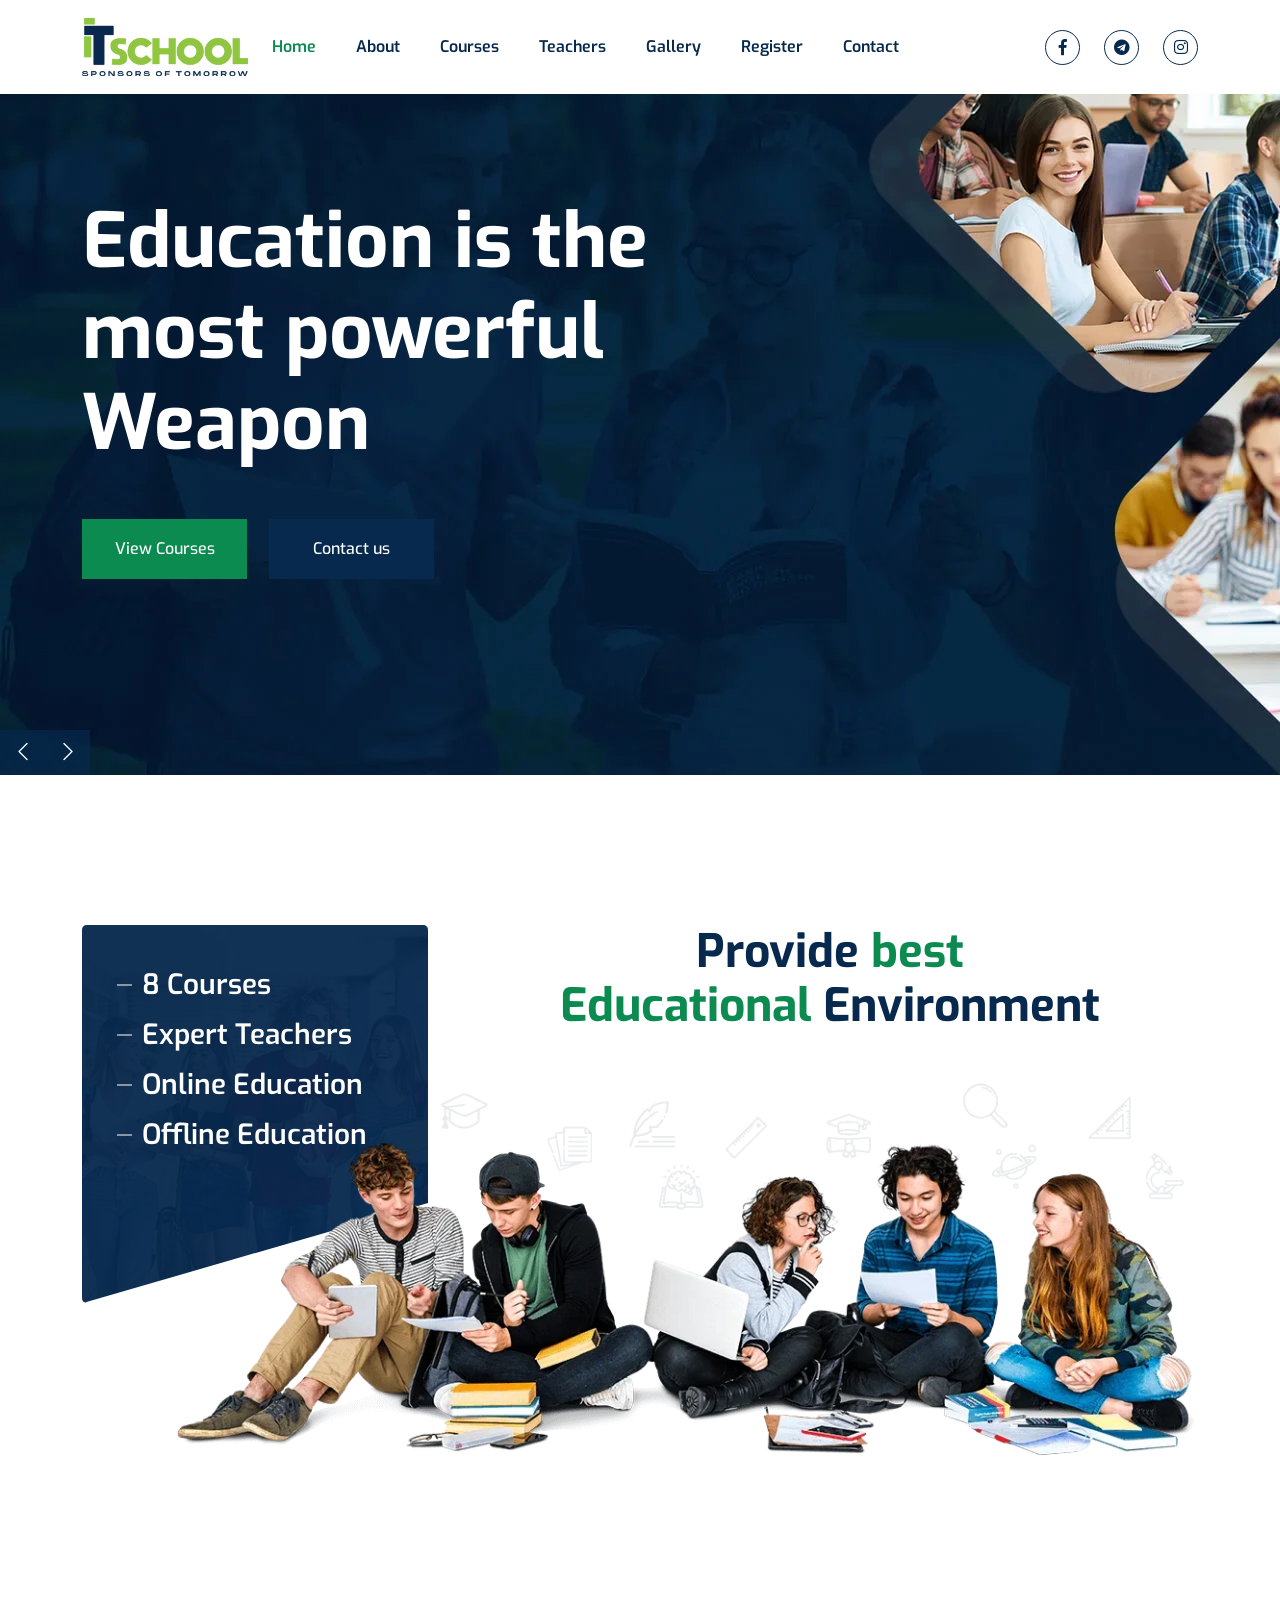
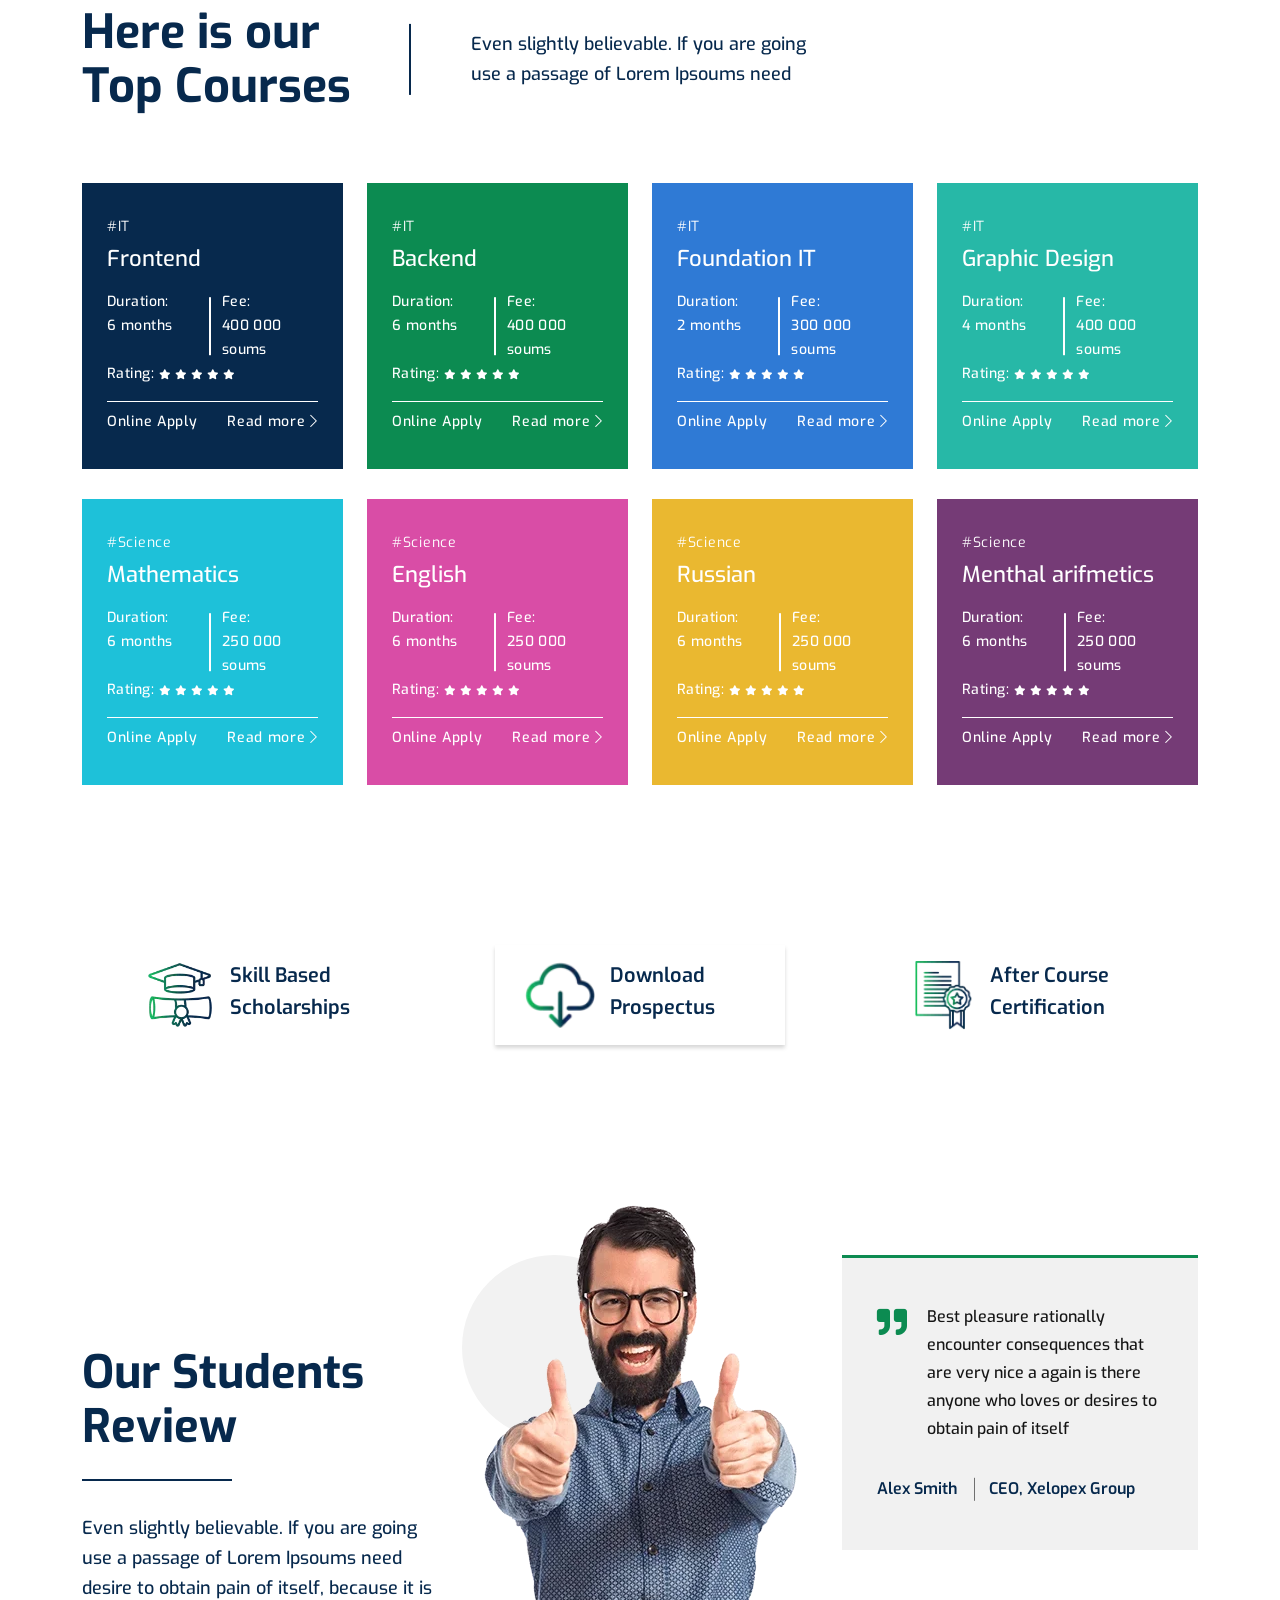
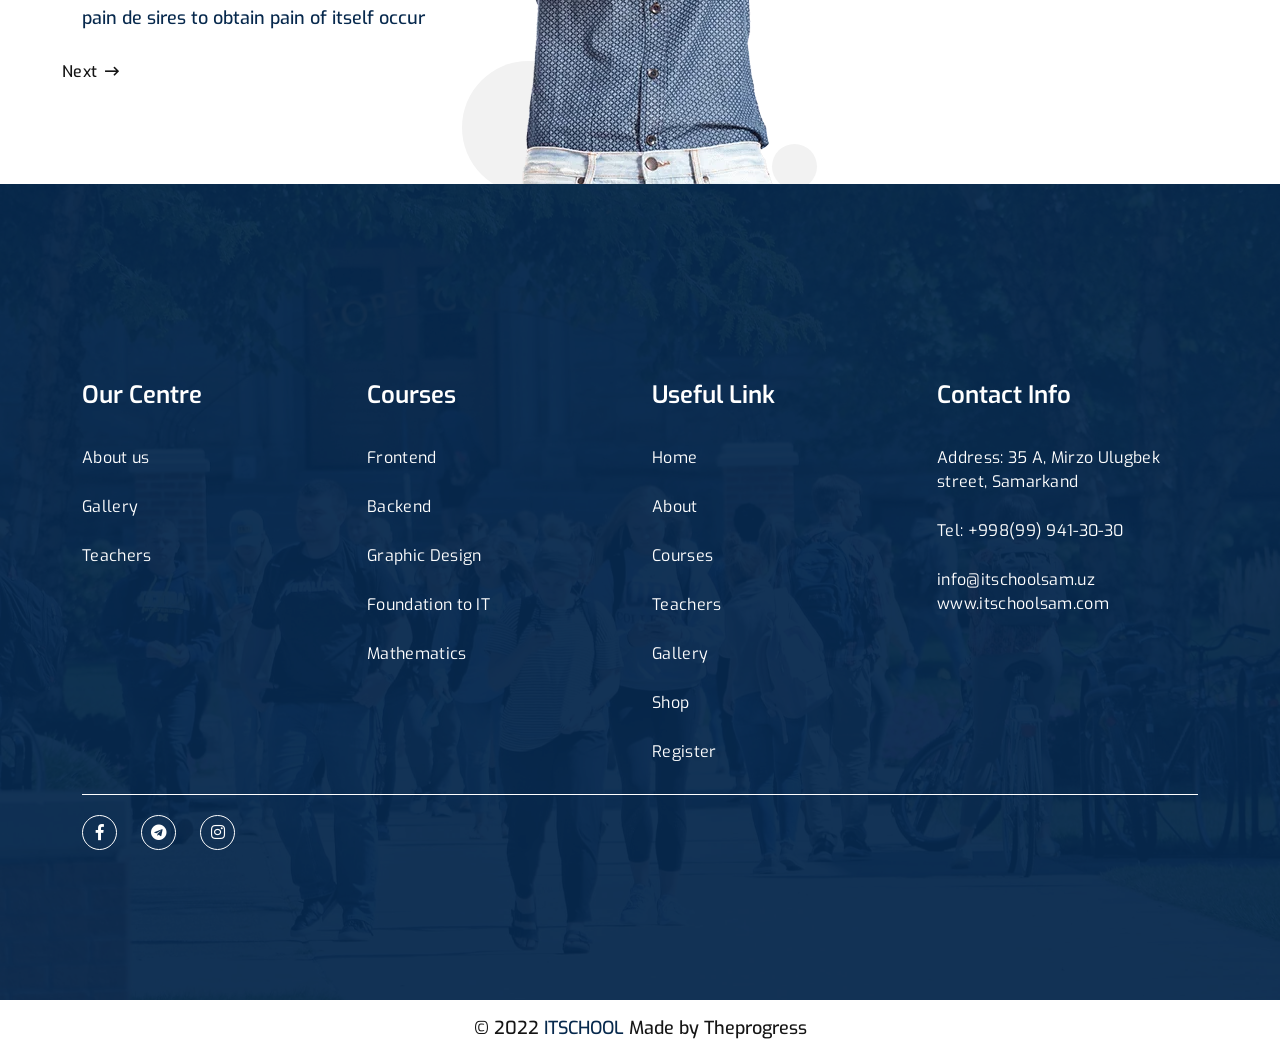
<file: index.html>
<!doctype html>
<html class="no-js" lang="en">


<head>
    <meta charset="utf-8">
    
    <!--====== Title ======-->
    <title>IT SCHOOL</title>
    
    <meta name="description" content="">
    <meta name="viewport" content="width=device-width, initial-scale=1">

    <!--====== Favicon Icon ======-->
    <link rel="shortcut icon" href="assets/images/favicon.webp" type="image/webp">
    
        
    <!-- CSS
    ============================================ -->

    <!--===== Vendor CSS (Bootstrap & Icon Font) =====-->
    <link rel="stylesheet" href="assets/css/plugins/bootstrap.min.css">
    <link rel="stylesheet" href="assets/css/plugins/fontawesome.min.css">
    <link rel="stylesheet" href="assets/css/plugins/default.css">


    <!--===== Plugins CSS (All Plugins Files) =====-->
    <link rel="stylesheet" href="assets/css/plugins/animate.min.css">
    <link rel="stylesheet" href="assets/css/plugins/slick.css">
    <link rel="stylesheet" href="assets/css/plugins/magnific-popup.css">

    <!--====== Main Style CSS ======-->
    <!-- <link rel="stylesheet" href="assets/css/style.css"> -->
    <link rel="stylesheet" href="assets/css/style.min.css">
    
</head>

<body>
    
    <!--====== Header Start ======-->

    <header class="header-area">
        <!-- <div class="header-top">
            <div class="container">
                <div class="header-top-wrapper d-flex flex-wrap justify-content-sm-between">
                    <div class="header-top-left mt-10">
                        <ul class="header-meta">
                            <li><a href="mailto://infoedumate@example.com">infoitschool@example.com</a></li>
                        </ul>
                    </div>
                    <div class="header-top-right mt-10">
                        <div class="header-link">
                            <a class="notice" href="notice.html">Notice</a>
                            <a class="login" href="login.html">Login</a>
                            <a class="register" href="register.html">Register</a>
                        </div>
                    </div>
                </div>
            </div>
        </div> -->

        <div id="navigation" class="navigation navigation-landscape">
            <div class="container position-relative">
                <div class="row align-items-center">
                    <div class="col-lg-2 col-md-2">
                        <div class="header-logo">
                            <a href="index.html"><img src="assets/images/logo.webp" width="80" alt="Logo"></a>
                        </div>
                    </div>
                    <div class="col-lg-7 col-md-6 position-static">
                        <div class="nav-toggle"></div>
                        <nav class="nav-menus-wrapper">
                            <ul class="nav-menu">
                                <li>
                                    <a class="active" href="index.html">Home</a>
                                </li>
                                <li>
                                    <a href="about-us.html">About</a>
                                </li>
                                <li>
                                    <a href="our-courses-3.html">Courses</a>
                                    <ul class="nav-dropdown nav-submenu">
                                        <li><a href="frontend.html">Frontend</a></li>
                                        <li><a href="backend.html">Backend</a></li>
                                        <li><a href="graphic.html">Graphic Design</a></li>
                                        <li><a href="foundation.html">Foundation IT</a></li>
                                        <li><a href="math.html">Mathematics</a></li>
                                    </ul>
                                </li>
                                <li>
                                    <a href="teachers.html">Teachers</a>
                                </li>
                                <li>
                                    <a href="gallery.html">Gallery</a>
                                </li>
                                <li><a href="register.html">Register</a></li>
                                <li><a href="contact.html">Contact</a></li>
                            </ul>
                        </nav>
                    </div>
                    <div class="col-lg-3 position-static">
                        <div class="footer-widget-wrapper justify-content-end">
                            <div class="footer-social">
                                <ul class="social">
                                    <li><a href="https://www.facebook.com/itschoolsam/"><i class="fab fa-facebook-f"></i></a></li>
                                    <li><a href="https://t.me/itschoolsam"><i class="fab fa-telegram"></i></a></li>
                                    <li><a href="https://www.instagram.com/it_school.uz/"><i class="fab fa-instagram"></i></a></li>
                                </ul>
                            </div>
                        </div>
                    </div>
                </div>
            </div>
        </div>
    </header>

    <!--====== Header Ends ======-->
    
    <!--====== Slider Start ======-->

    <section class="slider-area slider-active">
        <div class="single-slider d-flex align-items-center bg_cover" style="background-image: url(assets/images/slider-1.webp);">
            <div class="container">
                <div class="slider-content">
                    <h2 class="title" data-animation="fadeInLeft" data-delay="0.2s">Education is the most powerful Weapon</h2>
                    <ul class="slider-btn">
                        <li><a data-animation="fadeInUp" data-delay="0.6s" class="main-btn main-btn-2" href="our-courses-3.html">View Courses</a></li>
                        <li><a data-animation="fadeInUp" data-delay="1s" class="main-btn" href="./contact.html">Contact us</a></li>
                    </ul>
                </div>
            </div>
        </div>
        <div class="single-slider d-flex align-items-center bg_cover" style="background-image: url(assets/images/slider-2.webp);">
            <div class="container">
                <div class="slider-content">
                    <h2 class="title" data-animation="fadeInLeft" data-delay="0.2s">Education is the most powerful Weapon</h2>
                    <ul class="slider-btn">
                        <li><a data-animation="fadeInUp" data-delay="0.6s" class="main-btn main-btn-2" href="our-courses-3.html">View
                                Courses</a></li>
                        <li><a data-animation="fadeInUp" data-delay="1s" class="main-btn" href="./contact.html">Contact us</a></li>
                    </ul>
                </div>
            </div>
        </div>
    </section>

    <!--====== Slider Ends ======-->
    
    <!--====== Features Start ======-->

    <section class="features-area">
        <div class="container">
            <div class="features-wrapper">
                <div class="row justify-content-end">
                    <div class="col-lg-8">
                        <h2 class="features-title">Provide <span>best <br> Educational</span> Environment</h2>
                    </div>
                </div>
                <div class="row justify-content-end">
                    <div class="col-lg-11">
                        <div class="features-image">
                            <img src="assets/images/features.webp" width="1061" height="387" alt="features">
                        </div>
                    </div>
                </div>
                <div class="features-mask">
                    <div class="features-mask-image bg_cover" style="background-image: url(assets/images/features-bg.webp);">
                    </div>
                    <div class="features-mask-content">
                        <p>8 Courses</p>
                        <p>Expert Teachers</p>
                        <p>Online Education</p>
                        <p>Offline Education</p>
                    </div>
                </div>
            </div>
        </div>
    </section>

    <!--====== Features Ends ======-->
    
    <!--====== Top Courses Start ======-->

    <section class="top-courses-area">
        <div class="container">
            <div class="row">
                <div class="col-lg-8">
                    <div class="section-title mt-40">
                        <h2 class="title">Here is our <br> Top Courses</h2>
                        <p>Even slightly believable. If you are going use a passage of Lorem Ipsoums need</p>
                    </div>
                </div>
            </div>
            <div class="courses-wrapper">
                <div class="row">
                    <div class="col-lg-3 col-sm-6 courses-col">
                        <div class="single-courses mt-30 wow fadeInUpBig" data-wow-duration="1s" data-wow-delay="0.2s">
                            <a href="our-courses-3.html" class="category">#IT</a>
                            <h4 class="courses-title"><a href="frontend.html">Frontend</a></h4>
                            <div class="duration-fee">
                                <p class="duration">Duration: <span> 6 months</span></p>
                                <p class="fee">Fee: <span> 400 000 soums </span></p>
                            </div>
                            <div class="rating">
                                <span>Rating: </span>
                                <ul class="star">
                                    <li><i class="fas fa-star"></i></li>
                                    <li><i class="fas fa-star"></i></li>
                                    <li><i class="fas fa-star"></i></li>
                                    <li><i class="fas fa-star"></i></li>
                                    <li><i class="fas fa-star"></i></li>
                                </ul>
                            </div>
                            <div class="courses-link">
                                <a class="apply" href="frontend.html">Online Apply</a>
                                <a class="more" href="frontend.html">Read more <i class="fal fa-chevron-right"></i></a>
                            </div>
                        </div>
                    </div>
                    <div class="col-lg-3 col-sm-6 courses-col">
                        <div class="single-courses mt-30 wow fadeInUpBig" data-wow-duration="1s" data-wow-delay="0.4s">
                            <a href="our-courses-3.html" class="category">#IT</a>
                            <h4 class="courses-title"><a href="backend.html">Backend</a></h4>
                            <div class="duration-fee">
                                <p class="duration">Duration: <span> 6 months</span></p>
                                <p class="fee">Fee: <span> 400 000 soums </span></p>
                            </div>
                            <div class="rating">
                                <span>Rating: </span>
                                <ul class="star">
                                    <li><i class="fas fa-star"></i></li>
                                    <li><i class="fas fa-star"></i></li>
                                    <li><i class="fas fa-star"></i></li>
                                    <li><i class="fas fa-star"></i></li>
                                    <li><i class="fas fa-star"></i></li>
                                </ul>
                            </div>
                            <div class="courses-link">
                                <a class="apply" href="backend.html">Online Apply</a>
                                <a class="more" href="backend.html">Read more <i class="fal fa-chevron-right"></i></a>
                            </div>
                        </div>
                    </div>
                    <div class="col-lg-3 col-sm-6 courses-col">
                        <div class="single-courses mt-30 wow fadeInUpBig" data-wow-duration="1s" data-wow-delay="0.6s">
                            <a href="our-courses-3.html" class="category">#IT</a>
                            <h4 class="courses-title"><a href="foundation.html">Foundation IT</a></h4>
                            <div class="duration-fee">
                                <p class="duration">Duration: <span> 2 months</span></p>
                                <p class="fee">Fee: <span> 300 000 soums</span></p>
                            </div>
                            <div class="rating">
                                <span>Rating: </span>
                                <ul class="star">
                                    <li><i class="fas fa-star"></i></li>
                                    <li><i class="fas fa-star"></i></li>
                                    <li><i class="fas fa-star"></i></li>
                                    <li><i class="fas fa-star"></i></li>
                                    <li><i class="fas fa-star"></i></li>
                                </ul>
                            </div>
                            <div class="courses-link">
                                <a class="apply" href="foundation.html">Online Apply</a>
                                <a class="more" href="foundation.html">Read more <i class="fal fa-chevron-right"></i></a>
                            </div>
                        </div>
                    </div>
                    <div class="col-lg-3 col-sm-6 courses-col">
                        <div class="single-courses mt-30 wow fadeInUpBig" data-wow-duration="1s" data-wow-delay="0.8s">
                            <a href="our-courses-3.html" class="category">#IT</a>
                            <h4 class="courses-title"><a href="graphic.html">Graphic Design</a></h4>
                            <div class="duration-fee">
                                <p class="duration">Duration: <span> 4 months</span></p>
                                <p class="fee">Fee: <span> 400 000 soums</span></p>
                            </div>
                            <div class="rating">
                                <span>Rating: </span>
                                <ul class="star">
                                    <li><i class="fas fa-star"></i></li>
                                    <li><i class="fas fa-star"></i></li>
                                    <li><i class="fas fa-star"></i></li>
                                    <li><i class="fas fa-star"></i></li>
                                    <li><i class="fas fa-star"></i></li>
                                </ul>
                            </div>
                            <div class="courses-link">
                                <a class="apply" href="graphic.html">Online Apply</a>
                                <a class="more" href="graphic.html">Read more <i class="fal fa-chevron-right"></i></a>
                            </div>
                        </div>
                    </div>
                    <div class="col-lg-3 col-sm-6 courses-col">
                        <div class="single-courses mt-30 wow fadeInUpBig" data-wow-duration="1s" data-wow-delay="1s">
                            <a href="our-courses-3.html" class="category">#Science</a>
                            <h4 class="courses-title"><a href="math.html">Mathematics</a></h4>
                            <div class="duration-fee">
                                <p class="duration">Duration: <span> 6 months </span></p>
                                <p class="fee">Fee: <span> 250 000 soums </span></p>
                            </div>
                            <div class="rating">
                                <span>Rating: </span>
                                <ul class="star">
                                    <li><i class="fas fa-star"></i></li>
                                    <li><i class="fas fa-star"></i></li>
                                    <li><i class="fas fa-star"></i></li>
                                    <li><i class="fas fa-star"></i></li>
                                    <li><i class="fas fa-star"></i></li>
                                </ul>
                            </div>
                            <div class="courses-link">
                                <a class="apply" href="math.html">Online Apply</a>
                                <a class="more" href="math.html">Read more <i class="fal fa-chevron-right"></i></a>
                            </div>
                        </div>
                    </div>
                    <div class="col-lg-3 col-sm-6 courses-col">
                        <div class="single-courses mt-30 wow fadeInUpBig" data-wow-duration="1s" data-wow-delay="1.2s">
                            <a href="our-courses-3.html" class="category">#Science</a>
                            <h4 class="courses-title"><a href="english.html">English</a></h4>
                            <div class="duration-fee">
                                <p class="duration">Duration: <span> 6 months </span></p>
                                <p class="fee">Fee: <span> 250 000 soums </span></p>
                            </div>
                            <div class="rating">
                                <span>Rating: </span>
                                <ul class="star">
                                    <li><i class="fas fa-star"></i></li>
                                    <li><i class="fas fa-star"></i></li>
                                    <li><i class="fas fa-star"></i></li>
                                    <li><i class="fas fa-star"></i></li>
                                    <li><i class="fas fa-star"></i></li>
                                </ul>
                            </div>
                            <div class="courses-link">
                                <a class="apply" href="english.html">Online Apply</a>
                                <a class="more" href="english.html">Read more <i class="fal fa-chevron-right"></i></a>
                            </div>
                        </div>
                    </div>
                    <div class="col-lg-3 col-sm-6 courses-col">
                        <div class="single-courses mt-30 wow fadeInUpBig" data-wow-duration="1s" data-wow-delay="1.4s">
                            <a href="our-courses-3.html" class="category">#Science</a>
                            <h4 class="courses-title"><a href="russian.html">Russian</a></h4>
                            <div class="duration-fee">
                                <p class="duration">Duration: <span> 6 months</span></p>
                                <p class="fee">Fee: <span> 250 000 soums</span></p>
                            </div>
                            <div class="rating">
                                <span>Rating: </span>
                                <ul class="star">
                                    <li><i class="fas fa-star"></i></li>
                                    <li><i class="fas fa-star"></i></li>
                                    <li><i class="fas fa-star"></i></li>
                                    <li><i class="fas fa-star"></i></li>
                                    <li><i class="fas fa-star"></i></li>
                                </ul>
                            </div>
                            <div class="courses-link">
                                <a class="apply" href="russian.html">Online Apply</a>
                                <a class="more" href="russian.html">Read more <i class="fal fa-chevron-right"></i></a>
                            </div>
                        </div>
                    </div>
                    <div class="col-lg-3 col-sm-6 courses-col">
                        <div class="single-courses mt-30 wow fadeInUpBig" data-wow-duration="1s" data-wow-delay="1.6s">
                            <a href="our-courses-3.html" class="category">#Science</a>
                            <h4 class="courses-title"><a href="menthal.html">Menthal arifmetics</a></h4>
                            <div class="duration-fee">
                                <p class="duration">Duration: <span> 6 months</span></p>
                                <p class="fee">Fee: <span> 250 000 soums</span></p>
                            </div>
                            <div class="rating">
                                <span>Rating: </span>
                                <ul class="star">
                                    <li><i class="fas fa-star"></i></li>
                                    <li><i class="fas fa-star"></i></li>
                                    <li><i class="fas fa-star"></i></li>
                                    <li><i class="fas fa-star"></i></li>
                                    <li><i class="fas fa-star"></i></li>
                                </ul>
                            </div>
                            <div class="courses-link">
                                <a class="apply" href="menthal.html">Online Apply</a>
                                <a class="more" href="menthal.html">Read more <i class="fal fa-chevron-right"></i></a>
                            </div>
                        </div>
                    </div>
                </div>
            </div>
        </div>
    </section>

    <!--====== Top Courses Ends ======-->
    
    <!--====== Specialty Start ======-->

    <div class="specialty-area">
        <div class="container">
            <div class="row no-gutters wow fadeInUpBig" data-wow-duration="1s" data-wow-delay="0.2s">
                <div class="col-sm-4">
                    <div class="single-specialty mt-30">
                        <div class="specialty-box">
                            <div class="box-icon">
                                <img src="assets/images/icon/icon-1.webp" width="70" height="70" alt="icon">
                            </div>
                            <div class="box-content">
                                <p>Skill Based Scholarships</p>
                            </div>
                        </div>
                    </div>
                </div>
                <div class="col-sm-4">
                    <div class="single-specialty active mt-30">
                        <div class="specialty-box">
                            <div class="box-icon">
                                <img src="assets/images/icon/icon-2.webp" width="70" height="70" alt="icon">
                            </div>
                            <div class="box-content">
                                <p>Download Prospectus</p>
                            </div>
                        </div>
                    </div>
                </div>
                <div class="col-sm-4">
                    <div class="single-specialty mt-30">
                        <div class="specialty-box">
                            <div class="box-icon">
                                <img src="assets/images/icon/icon-3.webp" width="70" height="70" alt="icon">
                            </div>
                            <div class="box-content">
                                <p>After Course Certification</p>
                            </div>
                        </div>
                    </div>
                </div>
            </div>
        </div>
    </div>

    <!--====== Specialty Ends ======-->
    
    <!--====== Campus Visit Start ======-->

    <!-- <section class="campus-visit-area">
        <div class="container">
            <div class="campus-visit-wrapper">
                <div class="campus-image-col">
                    <div class="campus-image">
                        <div class=" single-campus">
                            <img src="assets/images/campus-1.webp" width="521" height="392" alt="Campus">
                        </div>
                        <div class="single-campus">
                            <img src="assets/images/campus-2.webp" width="521" height="392" alt="Campus">
                        </div>                     
                    </div>
                </div>
                <div class="campus-content-col">
                    <div class="campus-content">
                        <h2 class="campus-title">Visit our Campus with image gallery</h2>
                        <span class="line"></span>
                        <p>Even slightly believable. If you are going use a passage of Lorem Ipsoums need</p>
                        <h3 class="video-title">or watch video</h3>
                        <a class="play video-popup" href="https://www.youtube.com/watch?v=0qHWub21h5c"><i class="fas fa-play"></i> <span>Play now</span></a>
                    </div>
                </div>
            </div>
        </div>
    </section> -->

    <!--====== Campus Visit Ends ======-->
    
    <!--====== Event Start ======-->

    <!-- <section class="event-area">
        <div class="container">
            <div class="event-title-tab-menu">
                <div class="event-title mt-40">
                    <h2 class="title">Up Coming <br> Events</h2>
                </div>
            
                <div class="event-tab-menu mt-40">
                    <ul class="nav">
                        <li><a class="active" data-bs-toggle="tab" href="#courses">Courses</a></li>
                        <li><a data-bs-toggle="tab" href="#admission">Admission</a></li>
                        <li><a data-bs-toggle="tab" href="#training">Training</a></li>
                    </ul>
                </div>
            </div>
            <div class="tab-content event-tab-items wow fadeInUpBig" data-wow-duration="1s" data-wow-delay="0.2s">
                <div class="tab-pane fade show active" id="courses">
                    <div class="row">
                        <div class="col-lg-3 col-sm-6">
                            <div class="single-event text-center mt-30">
                                <span class="time">10.35 am to 1.00 pm</span>
                                <span class="date">25 May, 2020</span>
                                <h4 class="event-title"><a href="event-details.html">Micro Biological Workshop</a></h4>
                                <p class="place">Place: Central Hall, New York</p>
                                <a href="#" class="more">Read more <i class="far fa-chevron-right"></i></a>
                            </div>
                        </div>
                        <div class="col-lg-3 col-sm-6">
                            <div class="single-event text-center mt-30">
                                <span class="time">10.35 am to 1.00 pm</span>
                                <span class="date">25 May, 2020</span>
                                <h4 class="event-title"><a href="event-details.html">Micro Biological Workshop</a></h4>
                                <p class="place">Place: Central Hall, New York</p>
                                <a href="#" class="more">Read more <i class="far fa-chevron-right"></i></a>
                            </div>
                        </div>
                        <div class="col-lg-3 col-sm-6">
                            <div class="single-event text-center mt-30">
                                <span class="time">10.35 am to 1.00 pm</span>
                                <span class="date">25 May, 2020</span>
                                <h4 class="event-title"><a href="event-details.html">Micro Biological Workshop</a></h4>
                                <p class="place">Place: Central Hall, New York</p>
                                <a href="#" class="more">Read more <i class="far fa-chevron-right"></i></a>
                            </div>
                        </div>
                        <div class="col-lg-3 col-sm-6">
                            <div class="single-event text-center mt-30">
                                <span class="time">10.35 am to 1.00 pm</span>
                                <span class="date">25 May, 2020</span>
                                <h4 class="event-title"><a href="event-details.html">Micro Biological Workshop</a></h4>
                                <p class="place">Place: Central Hall, New York</p>
                                <a href="#" class="more">Read more <i class="far fa-chevron-right"></i></a>
                            </div>
                        </div>
                    </div>
                </div>
                <div class="tab-pane fade" id="admission">
                    <div class="row">
                        <div class="col-lg-3 col-sm-6">
                            <div class="single-event text-center mt-30">
                                <span class="time">10.35 am to 1.00 pm</span>
                                <span class="date">25 May, 2020</span>
                                <h4 class="event-title"><a href="event-details.html">Micro Biological Workshop</a></h4>
                                <p class="place">Place: Central Hall, New York</p>
                                <a href="#" class="more">Read more <i class="far fa-chevron-right"></i></a>
                            </div>
                        </div>
                        <div class="col-lg-3 col-sm-6">
                            <div class="single-event text-center mt-30">
                                <span class="time">10.35 am to 1.00 pm</span>
                                <span class="date">25 May, 2020</span>
                                <h4 class="event-title"><a href="event-details.html">Micro Biological Workshop</a></h4>
                                <p class="place">Place: Central Hall, New York</p>
                                <a href="#" class="more">Read more <i class="far fa-chevron-right"></i></a>
                            </div>
                        </div>
                        <div class="col-lg-3 col-sm-6">
                            <div class="single-event text-center mt-30">
                                <span class="time">10.35 am to 1.00 pm</span>
                                <span class="date">25 May, 2020</span>
                                <h4 class="event-title"><a href="event-details.html">Micro Biological Workshop</a></h4>
                                <p class="place">Place: Central Hall, New York</p>
                                <a href="#" class="more">Read more <i class="far fa-chevron-right"></i></a>
                            </div>
                        </div>
                        <div class="col-lg-3 col-sm-6">
                            <div class="single-event text-center mt-30">
                                <span class="time">10.35 am to 1.00 pm</span>
                                <span class="date">25 May, 2020</span>
                                <h4 class="event-title"><a href="event-details.html">Micro Biological Workshop</a></h4>
                                <p class="place">Place: Central Hall, New York</p>
                                <a href="#" class="more">Read more <i class="far fa-chevron-right"></i></a>
                            </div>
                        </div>
                    </div>
                </div>
                <div class="tab-pane fade" id="training">
                    <div class="row">
                        <div class="col-lg-3 col-sm-6">
                            <div class="single-event text-center mt-30">
                                <span class="time">10.35 am to 1.00 pm</span>
                                <span class="date">25 May, 2020</span>
                                <h4 class="event-title"><a href="event-details.html">Micro Biological Workshop</a></h4>
                                <p class="place">Place: Central Hall, New York</p>
                                <a href="#" class="more">Read more <i class="far fa-chevron-right"></i></a>
                            </div>
                        </div>
                        <div class="col-lg-3 col-sm-6">
                            <div class="single-event text-center mt-30">
                                <span class="time">10.35 am to 1.00 pm</span>
                                <span class="date">25 May, 2020</span>
                                <h4 class="event-title"><a href="event-details.html">Micro Biological Workshop</a></h4>
                                <p class="place">Place: Central Hall, New York</p>
                                <a href="#" class="more">Read more <i class="far fa-chevron-right"></i></a>
                            </div>
                        </div>
                        <div class="col-lg-3 col-sm-6">
                            <div class="single-event text-center mt-30">
                                <span class="time">10.35 am to 1.00 pm</span>
                                <span class="date">25 May, 2020</span>
                                <h4 class="event-title"><a href="event-details.html">Micro Biological Workshop</a></h4>
                                <p class="place">Place: Central Hall, New York</p>
                                <a href="#" class="more">Read more <i class="far fa-chevron-right"></i></a>
                            </div>
                        </div>
                        <div class="col-lg-3 col-sm-6">
                            <div class="single-event text-center mt-30">
                                <span class="time">10.35 am to 1.00 pm</span>
                                <span class="date">25 May, 2020</span>
                                <h4 class="event-title"><a href="event-details.html">Micro Biological Workshop</a></h4>
                                <p class="place">Place: Central Hall, New York</p>
                                <a href="#" class="more">Read more <i class="far fa-chevron-right"></i></a>
                            </div>
                        </div>
                    </div>
                </div>

                <div class="view-btn text-center">
                    <a href="#" class="view-more">View More <i class="fal fa-chevron-right"></i></a>
                </div>
            </div>            
        </div>
    </section> -->

    <!--====== Event Ends ======-->
    
    <!--====== Testimonials Start ======-->

    <section class="testimonials-area">
        <div class="container">
            <div class="row align-items-center">
                <div class="col-lg-4">
                    <div class="testimonials-title">
                        <h2 class="title">Our Students Review</h2>
                        <span class="line"></span>
                        <p>Even slightly believable. If you are going use a passage of Lorem Ipsoums need desire to obtain pain of itself, because it is pain de sires to obtain pain of itself occur</p>
                    </div>
                </div>
                <div class="col-lg-8">
                    <div class="testimonials-wrapper">
                        <div class="testimonials-shape shape-1"></div>
                        <div class="testimonials-shape shape-2"></div>
                        <div class="testimonials-shape shape-3"></div>

                        <div class="row no-gutters">
                            <div class="col-lg-6 col-md-5">
                                <div class="testimonials-image">
                                    <div class="single-testimonial-image">
                                        <img src="assets/images/testimonials-1.webp" width="313" height="579" alt="testimonials">
                                    </div>
                                    <div class="single-testimonial-image">
                                        <img src="assets/images/testimonials-2.webp" width="313" height="579" alt="testimonials">
                                    </div>
                                    <div class="single-testimonial-image">
                                        <img src="assets/images/testimonials-3.webp" width="313" height="579" alt="testimonials">
                                    </div>
                                </div>
                            </div>
                            <div class="col-lg-6 col-md-7">
                                <div class="testimonials-content">
                                    <div class="single-testimonial-content">
                                        <div class="content-text">
                                            <i class="fas fa-quote-right"></i>
                                            <p>Best pleasure rationally encounter consequences that are very nice a again is there anyone who loves or desires to obtain pain of itself</p>
                                        </div>
                                        <div class="content-meta">
                                            <p class="name">Alex Smith</p>
                                            <p class="designation">CEO, Xelopex Group</p>
                                        </div>
                                    </div>
                                    <div class="single-testimonial-content">
                                        <div class="content-text">
                                            <i class="fas fa-quote-right"></i>
                                            <p>Best pleasure rationally encounter consequences that are very nice a again is there anyone who loves or desires to obtain pain of itself</p>
                                        </div>
                                        <div class="content-meta">
                                            <p class="name">Alex Smith</p>
                                            <p class="designation">CEO, Xelopex Group</p>
                                        </div>
                                    </div>
                                    <div class="single-testimonial-content">
                                        <div class="content-text">
                                            <i class="fas fa-quote-right"></i>
                                            <p>Best pleasure rationally encounter consequences that are very nice a again is there anyone who loves or desires to obtain pain of itself</p>
                                        </div>
                                        <div class="content-meta">
                                            <p class="name">Alex Smith</p>
                                            <p class="designation">CEO, Xelopex Group</p>
                                        </div>
                                    </div>
                                </div>
                            </div>
                        </div>
                    </div>
                </div>
            </div>
        </div>
    </section>

    <!--====== Testimonials Ends ======-->
    
    <!--====== Counter Start ======-->

    <!-- <div class="counter-area" style="margin-bottom: 100px;">
        <div class="container">
            <div class="counter-wrapper bg_cover" style="background-image: url(assets/images/counter-bg.webp);">
                <div class="row">
                    <div class="col-sm-3 col-6 counter-col">
                        <div class="single-counter mt-30 wow fadeInLeftBig" data-wow-duration="1s" data-wow-delay="0.2s">
                            <span class="counter-count"><span class="count" data-count="3652">0</span> +</span>
                            <p>Students</p>
                        </div>
                    </div>
                    <div class="col-sm-3 col-6 counter-col">
                        <div class="single-counter mt-30 wow fadeInLeftBig" data-wow-duration="1s" data-wow-delay="0.4s">
                            <span class="counter-count"><span class="count" data-count="105">0</span> +</span>
                            <p>Faculties</p>
                        </div>
                    </div>
                    <div class="col-sm-3 col-6 counter-col">
                        <div class="single-counter mt-30 wow fadeInLeftBig" data-wow-duration="1s" data-wow-delay="0.6s">
                            <span class="counter-count"><span class="count" data-count="120">0</span> +</span>
                            <p>Branches</p>
                        </div>
                    </div>
                    <div class="col-sm-3 col-6 counter-col">
                        <div class="single-counter mt-30 wow fadeInLeftBig" data-wow-duration="1s" data-wow-delay="0.8s">
                            <span class="counter-count"><span class="count" data-count="30">0</span> +</span>
                            <p>Awards win</p>
                        </div>
                    </div>
                </div>
            </div>
        </div>
    </div> -->

    <!--====== Counter Ends ======-->
    
    <!--====== Blog Start ======-->

    <!-- <section class="blog-area">
        <div class="container">
            <div class="row justify-content-center">
                <div class="col-lg-5 col-md-9">
                    <div class="section-title-2 text-center">
                        <h2 class="title">Latest Blog Post</h2>
                        <span class="line"></span>
                        <p>Even slightly believable. If you are going use a passage of Lorem Ipsoums need some</p>
                    </div>
                </div>
            </div>
            <div class="blog-wrapper">
                <div class="row-wrapper blog-active">
                    <div class="custom-col">
                        <div class="single-blog mt-30">
                            <div class="blog-image">
                                <a href="blog-details.html">
                                    <img src="assets/images/blog-1.webp" width="370" height="250" alt="blog">
                                </a>
                            </div>
                            <div class="blog-content">
                                <ul class="meta">
                                    <li><a href="#">25 May, 2020</a></li>
                                    <li><a href="#">By: Alex</a></li>
                                    <li><a href="#">12 Comments</a></li>
                                </ul>
                                <h4 class="blog-title"><a href="blog-details.html">Latest Micro Biological basic Workshop for Research</a></h4>
                                <a href="blog-details.html" class="more">Read more <i class="fal fa-chevron-right"></i></a>
                            </div>
                        </div>
                    </div>
                    <div class="custom-col">
                        <div class="single-blog mt-30">
                            <div class="blog-image">
                                <a href="blog-details.html">
                                    <img src="assets/images/blog-2.webp" width="370" height="250" alt="blog">
                                </a>
                            </div>
                            <div class="blog-content">
                                <ul class="meta">
                                    <li><a href="#">25 May, 2020</a></li>
                                    <li><a href="#">By: Alex</a></li>
                                    <li><a href="#">12 Comments</a></li>
                                </ul>
                                <h4 class="blog-title"><a href="blog-details.html">Latest Micro Biological basic Workshop for Research</a></h4>
                                <a href="blog-details.html" class="more">Read more <i class="fal fa-chevron-right"></i></a>
                            </div>
                        </div>
                    </div>
                    <div class="custom-col">
                        <div class="single-blog mt-30">
                            <div class="blog-image">
                                <a href="blog-details.html">
                                    <img src="assets/images/blog-3.webp" width="370" height="250" alt="blog">
                                </a>
                            </div>
                            <div class="blog-content">
                                <ul class="meta">
                                    <li><a href="#">25 May, 2020</a></li>
                                    <li><a href="#">By: Alex</a></li>
                                    <li><a href="#">12 Comments</a></li>
                                </ul>
                                <h4 class="blog-title"><a href="blog-details.html">Latest Micro Biological basic Workshop for Research</a></h4>
                                <a href="blog-details.html" class="more">Read more <i class="fal fa-chevron-right"></i></a>
                            </div>
                        </div>
                    </div>
                </div>
            </div>
        </div>
    </section> -->

    <!--====== Blog Ends ======-->
    
    
    <!--====== Footer Start ======-->

    <section class="footer-area bg_cover" style="background-image: url(assets/images/counter-bg.webp);">
        <div class="footer-widget">
            <div class="container">
                <div class="row">
                    <div class="col-md-3 col-sm-6">
                        <div class="footer-link mt-45">
                            <h4 class="footer-title">Our Centre</h4>
                            <ul class="link-list">
                                <li><a href="about-us.html">About us</a></li>
                                <li><a href="gallery.html">Gallery</a></li>
                                <li><a href="teachers.html">Teachers</a></li>
                            </ul>
                        </div>
                    </div>
                    <div class="col-md-3 col-sm-6">
                        <div class="footer-link mt-45">
                            <h4 class="footer-title">Courses</h4>
                            <ul class="link-list">
                                <li><a href="frontend.html">Frontend</a></li>
                                <li><a href="backend.html">Backend</a></li>
                                <li><a href="graphic.html">Graphic Design</a></li>
                                <li><a href="foundation.html">Foundation to IT</a></li>
                                <li><a href="math.html">Mathematics</a></li>
                            </ul>
                        </div>
                    </div>
                    <div class="col-md-3 col-sm-6">
                        <div class="footer-link mt-45">
                            <h4 class="footer-title">Useful Link</h4>
                            <ul class="link-list">
                                <li><a href="index.html">Home</a></li>
                                <li><a href="about-us.html">About</a></li>
                                <li><a href="our-courses-3.html">Courses</a></li>
                                <li><a href="teachers.html">Teachers</a></li>
                                <li><a href="gallery.html">Gallery</a></li>
                                <li><a href="shop.html">Shop</a></li>
                                <li><a href="register.html">Register</a></li>
                            </ul>
                        </div>
                    </div>
                    <div class="col-md-3 col-sm-6">
                        <div class="footer-link mt-45">
                            <h4 class="footer-title">Contact Info</h4>
                            <ul class="link-list">
                                <li>
                                    <p>Address: 35 A, Mirzo Ulugbek street, Samarkand</p>
                                </li>
                                <li>
                                    <p><a href="tel:+998999413030">Tel: +998(99) 941-30-30</a></p>
                                </li>
                                <li>
                                    <p><a href="mailto://info@itschoolsam.uz">info@itschoolsam.uz</a></p>
                                    <p><a href="#">www.itschoolsam.com</a></p>
                                </li>
                            </ul>
                        </div>
                    </div>
                </div>
                <div class="footer-widget-wrapper">
                    <div class="footer-social">
                        <ul class="social">
                            <li><a href="https://www.facebook.com/itschoolsam/"><i class="fab fa-facebook-f"></i></a></li>
                            <li><a href="https://t.me/itschoolsam"><i class="fab fa-telegram"></i></a></li>
                            <li><a href="https://www.instagram.com/it_school.uz/"><i class="fab fa-instagram"></i></a></li>
                        </ul>
                    </div>
                </div>
            </div>
        </div>
        <div class="footer-copyright">
            <div class="container">
                <div class="copyright text-center">
                    <p>&copy; 2022 <span> ITSCHOOL </span> Made by <a href="https://theprogress.uz/">Theprogress</a></p>
                </div>
            </div>
        </div>
    </section>

    <!--====== Footer Ends ======-->

    <!--====== BACK TOP TOP PART START ======-->

    <a href="#" class="back-to-top"><i class="fal fa-chevron-up"></i></a>

    <!--====== BACK TOP TOP PART ENDS ======-->




    <!--====== Jquery js ======-->
    <script src="assets/js/vendor/jquery-3.6.0.min.js"></script>
    <script src="assets/js/vendor/modernizr-3.7.1.min.js"></script>
    
    <!--====== All Plugins js ======-->
    <script src="assets/js/plugins/popper.min.js"></script>
    <script src="assets/js/plugins/bootstrap.min.js"></script>
    <script src="assets/js/plugins/slick.min.js"></script>
    <script src="assets/js/plugins/jquery.magnific-popup.min.js"></script>
    <script src="assets/js/plugins/imagesloaded.pkgd.min.js"></script>
    <script src="assets/js/plugins/isotope.pkgd.min.js"></script>
    <script src="assets/js/plugins/wow.min.js"></script>
    <script src="assets/js/plugins/ajax-contact.js"></script>
    

    <!--====== Main Activation  js ======-->
    <script src="assets/js/main.js"></script>

    
</body>


<!-- Mirrored from template.hasthemes.com/edumate-v1/edumate/ by HTTrack Website Copier/3.x [XR&CO'2014], Sat, 12 Feb 2022 16:27:01 GMT -->
</html>
</file>
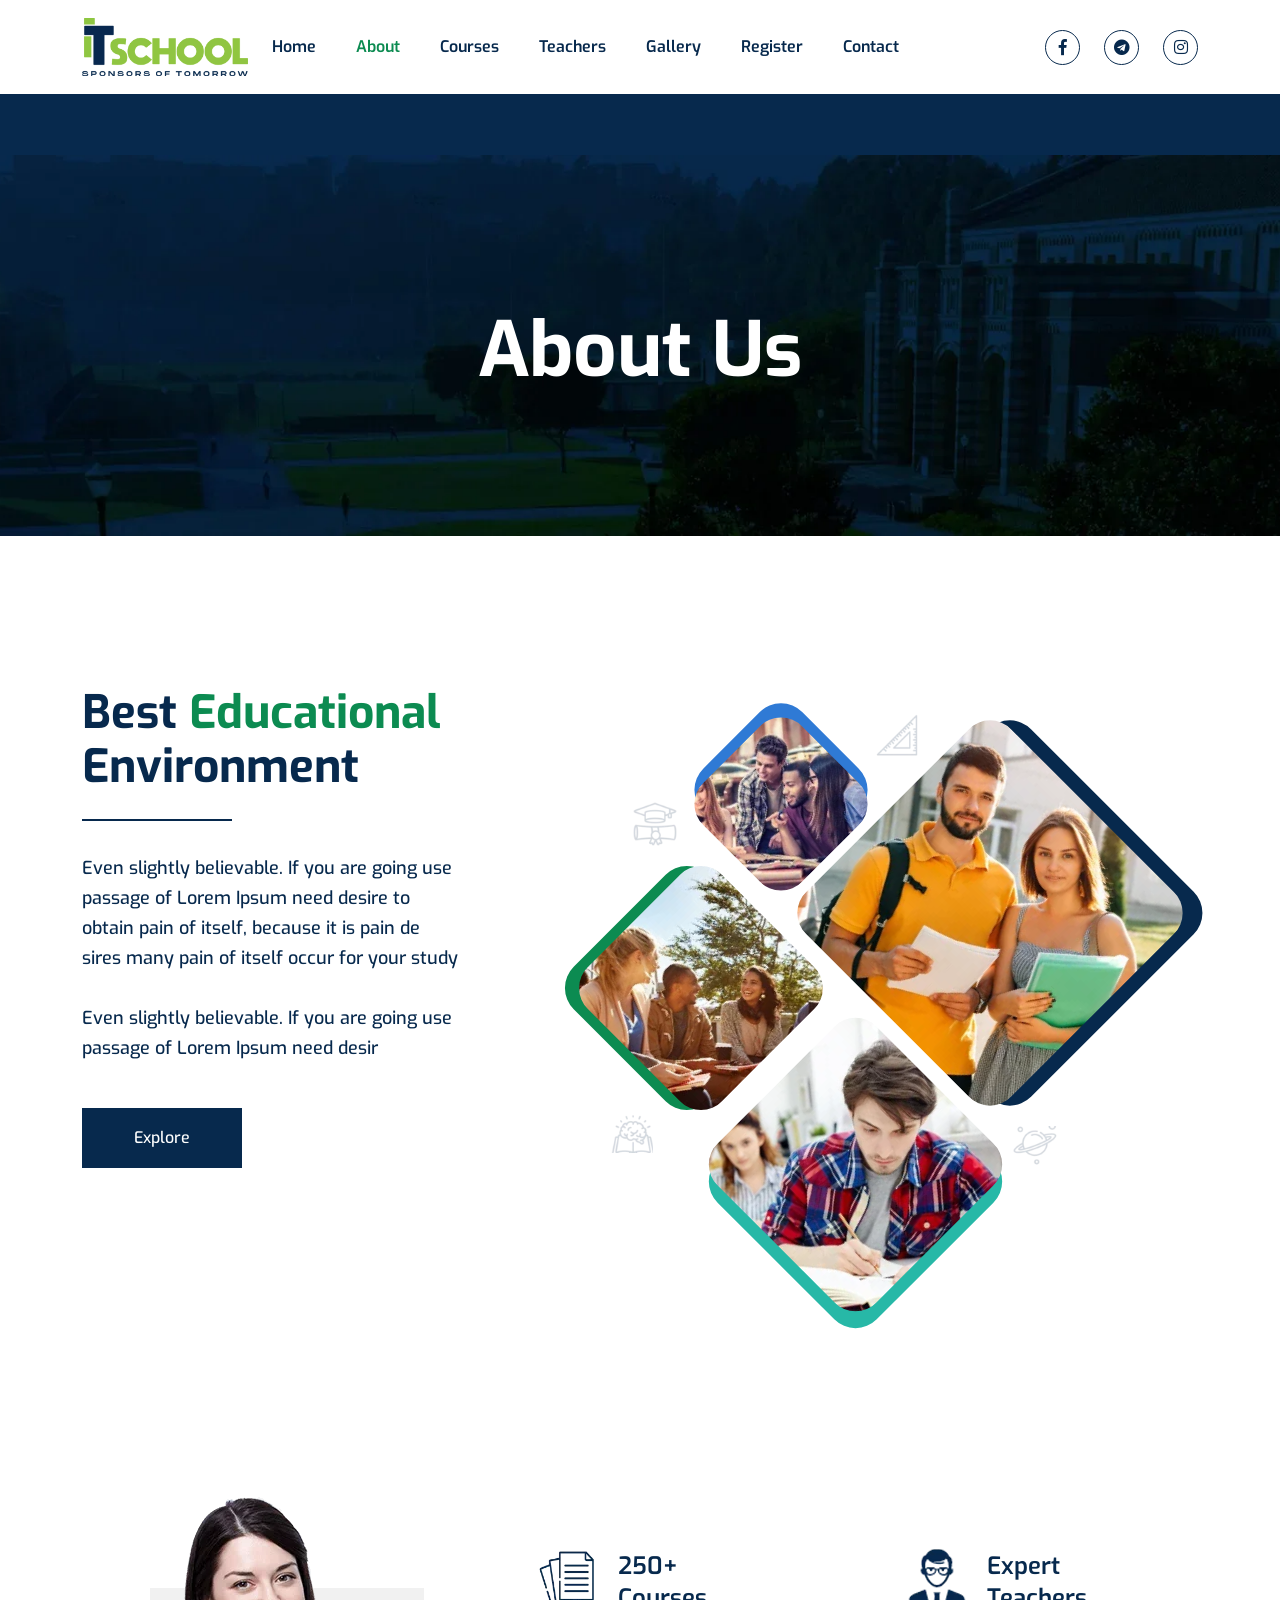
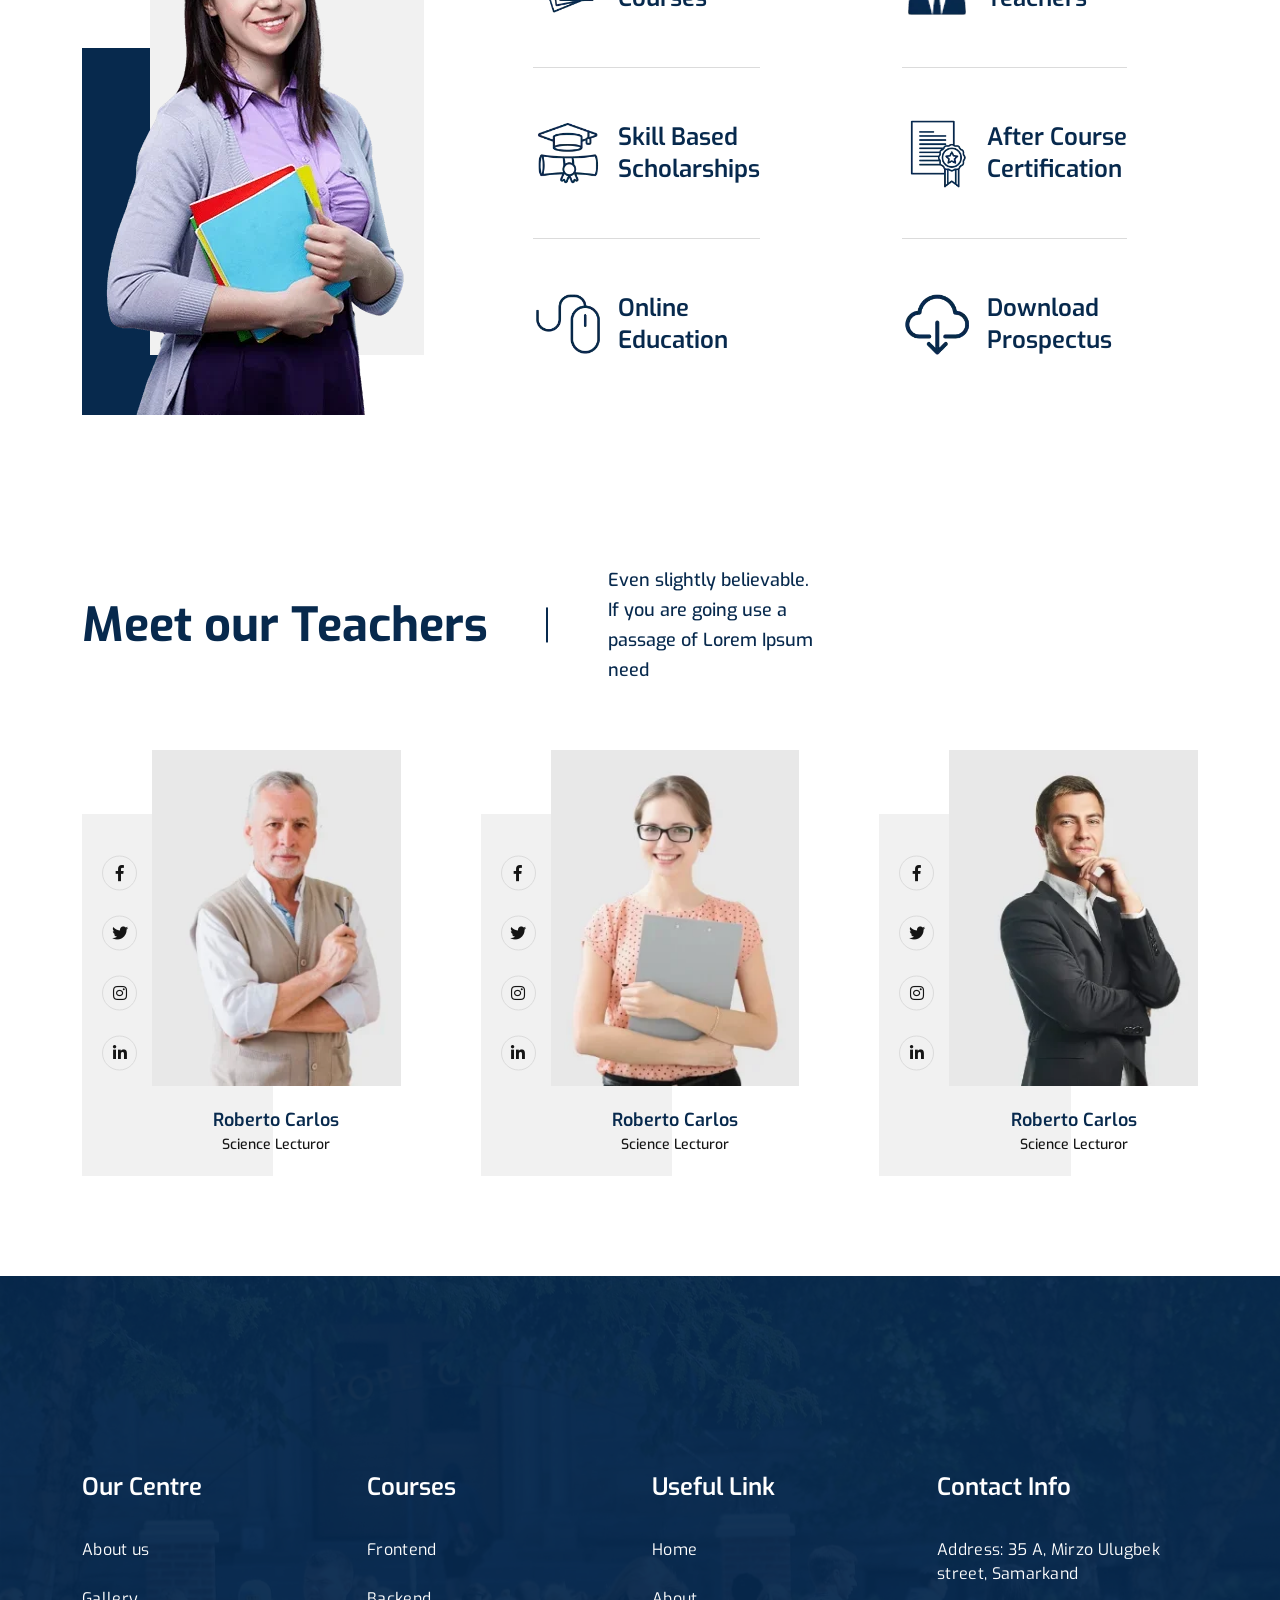
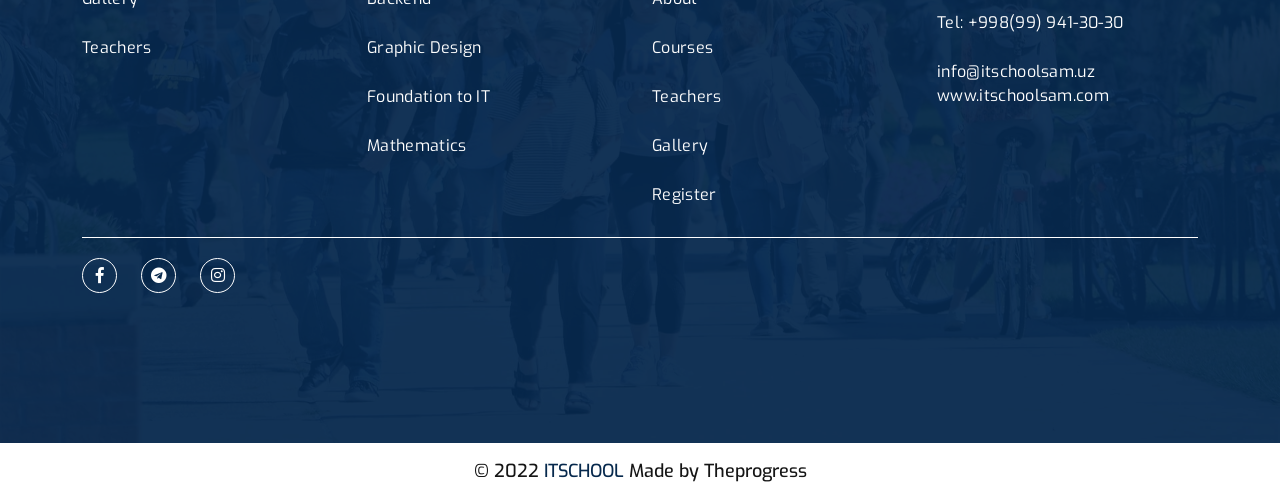
<file: about-us.html>
<!doctype html>
<html class="no-js" lang="en">


<head>
    <meta charset="utf-8">
    
    <!--====== Title ======-->
    <title>IT SCHOOL</title>
    
    <meta name="description" content="">
    <meta name="viewport" content="width=device-width, initial-scale=1">

    <!--====== Favicon Icon ======-->
    <link rel="shortcut icon" href="assets/images/favicon.webp" type="image/webp">
    
        
    <!-- CSS
    ============================================ -->

    <!--===== Vendor CSS (Bootstrap & Icon Font) =====-->
    <link rel="stylesheet" href="assets/css/plugins/bootstrap.min.css">
    <link rel="stylesheet" href="assets/css/plugins/fontawesome.min.css">
    <link rel="stylesheet" href="assets/css/plugins/default.css">


    <!--===== Plugins CSS (All Plugins Files) =====-->
    <link rel="stylesheet" href="assets/css/plugins/animate.min.css">
    <link rel="stylesheet" href="assets/css/plugins/slick.css">
    <link rel="stylesheet" href="assets/css/plugins/magnific-popup.css">

    <!--====== Main Style CSS ======-->
    <!-- <link rel="stylesheet" href="assets/css/style.css"> -->
    <link rel="stylesheet" href="assets/css/style.min.css">
    
</head>

<body>
    
    <!--====== Header Start ======-->

    <header class="header-area">
        <!-- <div class="header-top">
            <div class="container">
                <div class="header-top-wrapper d-flex flex-wrap justify-content-sm-between">
                    <div class="header-top-left mt-10">
                        <ul class="header-meta">
                            <li><a href="mailto://infoedumate@example.com">infoitschool@example.com</a></li>
                        </ul>
                    </div>
                    <div class="header-top-right mt-10">
                        <div class="header-link">
                            <a class="notice" href="notice.html">Notice</a>
                            <a class="login" href="login.html">Login</a>
                            <a class="register" href="register.html">Register</a>
                        </div>
                    </div>
                </div>
            </div>
        </div> -->

        <div id="navigation" class="navigation navigation-landscape">
            <div class="container position-relative">
                <div class="row align-items-center">
                    <div class="col-lg-2 col-md-2">
                        <div class="header-logo">
                            <a href="index.html"><img src="assets/images/logo.webp" width="80" alt="Logo"></a>
                        </div>
                    </div>
                    <div class="col-lg-7 col-md-6 position-static">
                        <div class="nav-toggle"></div>
                        <nav class="nav-menus-wrapper">
                            <ul class="nav-menu">
                                <li>
                                    <a href="index.html">Home</a>
                                </li>
                                <li>
                                    <a class="active" href="about-us.html">About</a>
                                </li>
                                <li>
                                    <a href="our-courses-3.html">Courses</a>
                                    <ul class="nav-dropdown nav-submenu">
                                        <li><a href="frontend.html">Frontend</a></li>
                                        <li><a href="backend.html">Backend</a></li>
                                        <li><a href="graphic.html">Graphic Design</a></li>
                                        <li><a href="foundation.html">Foundation IT</a></li>
                                        <li><a href="math.html">Mathematics</a></li>
                                    </ul>
                                </li>
                                <li>
                                    <a href="teachers.html">Teachers</a>
                                </li>
                                <li>
                                    <a href="gallery.html">Gallery</a>
                                </li>
                                <li><a href="register.html">Register</a></li>
                                <li><a href="contact.html">Contact</a></li>
                            </ul>
                        </nav>
                    </div>
                    <div class="col-lg-3 position-static">
                        <div class="footer-widget-wrapper justify-content-end">
                            <div class="footer-social">
                                <ul class="social">
                                    <li><a href="https://www.facebook.com/itschoolsam/"><i class="fab fa-facebook-f"></i></a></li>
                                    <li><a href="https://t.me/itschoolsam"><i class="fab fa-telegram"></i></a></li>
                                    <li><a href="https://www.instagram.com/it_school.uz/"><i class="fab fa-instagram"></i></a></li>
                                </ul>
                            </div>
                        </div>
                    </div>
                </div>
            </div>
        </div>
    </header>

    <!--====== Header Ends ======-->
    
    <!--====== Page Banner Start ======-->

    <section class="page-banner">
        <div class="page-banner-bg bg_cover" style="background-image: url(assets/images/page-banner.webp);">
            <div class="container">
                <div class="banner-content text-center">
                    <h2 class="title">About Us</h2>
                </div>
            </div>
        </div>
    </section>

    <!--====== Page Banner Ends ======-->
    
    <!--====== About Start ======-->

    <section class="about-area">
        <div class="container">
            <div class="row">
                <div class="col-lg-5">
                    <div class="about-content mt-40">
                        <h2 class="about-title">Best <span>Educational</span> Environment</h2>
                        <span class="line"></span>
                        <p>Even slightly believable. If you are going use passage of Lorem Ipsum need desire to obtain pain of itself, because it is pain de sires many pain of itself occur for your study <br> <br> Even slightly believable. If you are going use passage of Lorem Ipsum need desir</p>
                        <a href="#" class="main-btn">Explore</a>
                    </div>
                </div>
                <div class="col-lg-7">
                    <div class="about-image mt-50">
                        <div class="single-image image-1">
                            <img src="assets/images/about/about-1.webp" width="290" height="290" alt="about">
                        </div>
                        <div class="single-image image-2">
                            <img src="assets/images/about/about-2.webp" width="225" height="225" alt="about">
                        </div>
                        <div class="single-image image-3">
                            <img src="assets/images/about/about-3.webp" width="190" height="190" alt="about">
                        </div>
                        <div class="single-image image-4">
                            <img src="assets/images/about/about-4.webp" width="140" height="140" alt="about">
                        </div>

                        <div class="about-icon icon-1">
                            <img src="assets/images/about/icon/icon-1.webp" width="46" height="46" alt="icon">
                        </div>
                        <div class="about-icon icon-2">
                            <img src="assets/images/about/icon/icon-2.webp" width="46" height="46" alt="icon">
                        </div>
                        <div class="about-icon icon-3">
                            <img src="assets/images/about/icon/icon-3.webp" width="46" height="46" alt="icon">
                        </div>
                        <div class="about-icon icon-4">
                            <img src="assets/images/about/icon/icon-4.webp" width="46" height="46" alt="icon">
                        </div>
                    </div>
                </div>
            </div>
        </div>
    </section>

    <!--====== About Ends ======-->

    <!--====== Features Start ======-->

    <div class="features-area-2 ">
        <div class="container">
            <div class="row align-items-center">
                <div class="col-lg-4">
                    <div class="features-image-2">
                        <img src="assets/images/features-2.webp" width="342" height="524" alt="Features">
                    </div>
                </div>
                <div class="col-lg-8">
                    <div class="features-items">
                        <div class="features-items-wrapper">
                            <div class="single-features-item d-flex align-items-center wow fadeInUpBig" data-wow-duration="1s" data-wow-delay="0.2s">
                                <div class="item-icon">
                                    <img src="assets/images/icon/icon-2-1.webp" width="70" height="70" alt="Icon">
                                </div>
                                <div class="item-content media-body">
                                    <p>250+ <br> Courses</p>
                                </div>
                            </div>
                            <div class="single-features-item d-flex align-items-center wow fadeInUpBig" data-wow-duration="1s" data-wow-delay="0.4s">
                                <div class="item-icon">
                                    <img src="assets/images/icon/icon-2-2.webp" width="70" height="70" alt="Icon">
                                </div>
                                <div class="item-content media-body">
                                    <p>Skill Based  <br> Scholarships</p>
                                </div>
                            </div>
                            <div class="single-features-item d-flex align-items-center wow fadeInUpBig" data-wow-duration="1s" data-wow-delay="0.6s">
                                <div class="item-icon">
                                    <img src="assets/images/icon/icon-2-3.webp" width="70" height="70" alt="Icon">
                                </div>
                                <div class="item-content media-body">
                                    <p>Online <br> Education</p>
                                </div>
                            </div>
                        </div>

                        <div class="features-items-wrapper">
                            <div class="single-features-item d-flex align-items-center wow fadeInUpBig" data-wow-duration="1s" data-wow-delay="0.2s">
                                <div class="item-icon">
                                    <img src="assets/images/icon/icon-2-4.webp" width="70" height="70" alt="Icon">
                                </div>
                                <div class="item-content media-body">
                                    <p>Expert <br> Teachers</p>
                                </div>
                            </div>
                            <div class="single-features-item d-flex align-items-center wow fadeInUpBig" data-wow-duration="1s" data-wow-delay="0.4s">
                                <div class="item-icon">
                                    <img src="assets/images/icon/icon-2-5.webp" width="70" height="70" alt="Icon">
                                </div>
                                <div class="item-content media-body">
                                    <p>After Course <br> Certification</p>
                                </div>
                            </div>
                            <div class="single-features-item d-flex align-items-center wow fadeInUpBig" data-wow-duration="1s" data-wow-delay="0.6s">
                                <div class="item-icon">
                                    <img src="assets/images/icon/icon-2-6.webp" width="70" height="70" alt="Icon">
                                </div>
                                <div class="item-content media-body">
                                    <p>Download <br> Prospectus</p>
                                </div>
                            </div>
                        </div>
                    </div>
                </div>
            </div>
        </div>
    </div>

    <!--====== Features Ends ======-->

    <!--====== Campus Visit Start ======-->

    <!-- <section class="campus-visit-area-3">
        <div class="container">
            <div class="campus-visit-wrapper">
                <div class="campus-content-col">
                    <div class="campus-content">
                        <h2 class="campus-title">Visit our Campus with image gallery</h2>
                        <span class="line"></span>
                        <p>Even slightly believable. If you are going use a passage of Lorem Ipsum need</p>
                        <h3 class="video-title">or watch video</h3>
                        <a class="play video-popup" href="https://www.youtube.com/watch?v=0qHWub21h5c"><i class="fas fa-play"></i> <span>Play now</span></a>
                    </div>
                </div>
                <div class="campus-image-col">
                    <div class="campus-image">
                        <div class=" single-campus">
                            <img src="assets/images/campus-1.webp" width="585" height="392" alt="Campus">
                        </div>
                        <div class="single-campus">
                            <img src="assets/images/campus-2.webp" width="585" height="392" alt="Campus">
                        </div>                     
                    </div>
                </div>
            </div>
        </div>
    </section> -->

    <!--====== Campus Visit Ends ======-->

    <!--====== Counter Start ======-->

    <!-- <div class="counter-area-2">
        <div class="container">
            <div class="counter-wrapper-2 bg_cover" style="background-image: url(assets/images/counter-bg-2.webp);">
                <div class="row">
                    <div class="col-sm-3 col-6 counter-col">
                        <div class="single-counter mt-30">
                            <span class="counter-count"><span class="count" data-count="3652">0</span> +</span>
                            <p>Students</p>
                        </div>
                    </div>
                    <div class="col-sm-3 col-6 counter-col">
                        <div class="single-counter mt-30">
                            <span class="counter-count"><span class="count" data-count="105">0</span> +</span>
                            <p>Faculties</p>
                        </div>
                    </div>
                    <div class="col-sm-3 col-6 counter-col">
                        <div class="single-counter mt-30">
                            <span class="counter-count"><span class="count" data-count="120">0</span> +</span>
                            <p>Branches</p>
                        </div>
                    </div>
                    <div class="col-sm-3 col-6 counter-col">
                        <div class="single-counter mt-30">
                            <span class="counter-count"><span class="count" data-count="30">0</span> +</span>
                            <p>Awards win</p>
                        </div>
                    </div>
                </div>
            </div>
        </div>
    </div> -->

    <!--====== Counter Ends ======-->

    <!--====== Teachers Start ======-->

    <section class="teachers-area mb-100">
        <div class="container">            
            <div class="row">
                <div class="col-lg-8">
                    <div class="section-title mt-40">
                        <h2 class="title">Meet our Teachers</h2>
                        <p>Even slightly believable. If you are going use a passage of Lorem Ipsum need</p>
                    </div>
                </div>
            </div>
            <div class="teachers-wrapper">
                <div class="row teachers-row">
                    <div class="col-md-4 col-sm-6 teachers-col">
                        <div class="single-teacher mt-30 text-center">
                            <div class="teacher-social">
                                <ul class="social">
                                    <li><a href="#"><i class="fab fa-facebook-f"></i></a></li>
                                    <li><a href="#"><i class="fab fa-twitter"></i></a></li>
                                    <li><a href="#"><i class="fab fa-instagram"></i></a></li>
                                    <li><a href="#"><i class="fab fa-linkedin-in"></i></a></li>
                                </ul>
                            </div>
                            <div class="teacher-image">
                                <a href="teacher-details.html">
                                    <img src="assets/images/teachers/teacher-1.webp" width="266" height="359" alt="teacher">
                                </a>
                            </div>
                            <div class="teacher-content">
                                <h4 class="name"><a href="teacher-details.html">Roberto Carlos</a></h4>
                                <span class="designation">Science Lecturor</span>
                            </div>
                        </div>
                    </div>
                    <div class="col-md-4 col-sm-6 teachers-col">
                        <div class="single-teacher mt-30 text-center">
                            <div class="teacher-social">
                                <ul class="social">
                                    <li><a href="#"><i class="fab fa-facebook-f"></i></a></li>
                                    <li><a href="#"><i class="fab fa-twitter"></i></a></li>
                                    <li><a href="#"><i class="fab fa-instagram"></i></a></li>
                                    <li><a href="#"><i class="fab fa-linkedin-in"></i></a></li>
                                </ul>
                            </div>
                            <div class="teacher-image">
                                <a href="teacher-details.html">
                                    <img src="assets/images/teachers/teacher-2.webp" width="266" height="359" alt="teacher">
                                </a>
                            </div>
                            <div class="teacher-content">
                                <h4 class="name"><a href="teacher-details.html">Roberto Carlos</a></h4>
                                <span class="designation">Science Lecturor</span>
                            </div>
                        </div>
                    </div>
                    <div class="col-md-4 col-sm-6 teachers-col">
                        <div class="single-teacher mt-30 text-center">
                            <div class="teacher-social">
                                <ul class="social">
                                    <li><a href="#"><i class="fab fa-facebook-f"></i></a></li>
                                    <li><a href="#"><i class="fab fa-twitter"></i></a></li>
                                    <li><a href="#"><i class="fab fa-instagram"></i></a></li>
                                    <li><a href="#"><i class="fab fa-linkedin-in"></i></a></li>
                                </ul>
                            </div>
                            <div class="teacher-image">
                                <a href="teacher-details.html">
                                    <img src="assets/images/teachers/teacher-3.webp" width="266" height="359" alt="teacher">
                                </a>
                            </div>
                            <div class="teacher-content">
                                <h4 class="name"><a href="teacher-details.html">Roberto Carlos</a></h4>
                                <span class="designation">Science Lecturor</span>
                            </div>
                        </div>
                    </div>
                </div>
            </div>
        </div>
    </section>

    <!--====== Teachers Ends ======-->

    <!--====== Testimonials Start ======-->

    <!-- <section class="testimonials-area">
        <div class="container">
            <div class="row align-items-center">
                <div class="col-lg-4">
                    <div class="testimonials-title">
                        <h2 class="title">Our Students Review</h2>
                        <span class="line"></span>
                        <p>Even slightly believable. If you are going use a passage of Lorem Ipsum need desire to obtain pain of itself, because it is pain de sires to obtain pain of itself occur</p>
                    </div>
                </div>
                <div class="col-lg-8">
                    <div class="testimonials-wrapper">
                        <div class="testimonials-shape shape-1"></div>
                        <div class="testimonials-shape shape-2"></div>
                        <div class="testimonials-shape shape-3"></div>

                        <div class="row no-gutters">
                            <div class="col-lg-6 col-md-5">
                                <div class="testimonials-image">
                                    <div class="single-testimonial-image">
                                        <img src="assets/images/testimonials-1.webp" width="313" height="579" alt="testimonials">
                                    </div>
                                    <div class="single-testimonial-image">
                                        <img src="assets/images/testimonials-2.webp" width="313" height="579" alt="testimonials">
                                    </div>
                                    <div class="single-testimonial-image">
                                        <img src="assets/images/testimonials-1.webp" width="313" height="579" alt="testimonials">
                                    </div>
                                </div>
                            </div>
                            <div class="col-lg-6 col-md-7">
                                <div class="testimonials-content">
                                    <div class="single-testimonial-content">
                                        <div class="content-text">
                                            <i class="fas fa-quote-right"></i>
                                            <p>Best pleasure rationally encounter consequences that are very nice a again is there anyone who loves or desires to obtain pain of itself</p>
                                        </div>
                                        <div class="content-meta">
                                            <p class="name">Alex Smith</p>
                                            <p class="designation">CEO, Xelopex Group</p>
                                        </div>
                                    </div>
                                    <div class="single-testimonial-content">
                                        <div class="content-text">
                                            <i class="fas fa-quote-right"></i>
                                            <p>Best pleasure rationally encounter consequences that are very nice a again is there anyone who loves or desires to obtain pain of itself</p>
                                        </div>
                                        <div class="content-meta">
                                            <p class="name">Alex Smith</p>
                                            <p class="designation">CEO, Xelopex Group</p>
                                        </div>
                                    </div>
                                    <div class="single-testimonial-content">
                                        <div class="content-text">
                                            <i class="fas fa-quote-right"></i>
                                            <p>Best pleasure rationally encounter consequences that are very nice a again is there anyone who loves or desires to obtain pain of itself</p>
                                        </div>
                                        <div class="content-meta">
                                            <p class="name">Alex Smith</p>
                                            <p class="designation">CEO, Xelopex Group</p>
                                        </div>
                                    </div>
                                </div>
                            </div>
                        </div>
                    </div>
                </div>
            </div>
        </div>
    </section> -->

    <!--====== Testimonials Ends ======-->
    
    <!--====== Newsletter Start ======-->

    <!-- <section class="newsletter-area-3">
        <div class="container">
            <div class="newsletter-wrapper bg_cover" style="background-image: url(assets/images/newsletter-bg-1.webp);">
                <div class="row align-items-center">
                    <div class="col-lg-5">
                        <div class="section-title-2 mt-25">
                            <h2 class="title">Subscribe our Newsletter</h2>
                            <span class="line"></span>
                            <p>Even slightly believable. If you are going use a passage of Lorem Ipsum need some</p>
                        </div>
                    </div>
                    <div class="col-lg-7">
                        <div class="newsletter-form mt-30">
                            <form action="#">
                                <input type="text" placeholder="Enter your email here">
                                <button class="main-btn main-btn-2">Subscribe now</button>
                            </form>
                        </div>
                    </div>
                </div>
            </div>
        </div>
    </section> -->

    <!--====== Newsletter Ends ======-->
    
    <!--====== Footer Start ======-->

    <section class="footer-area bg_cover" style="background-image: url(assets/images/counter-bg.webp);">
        <div class="footer-widget">
            <div class="container">
                <div class="row">
                    <div class="col-md-3 col-sm-6">
                        <div class="footer-link mt-45">
                            <h4 class="footer-title">Our Centre</h4>
                            <ul class="link-list">
                                <li><a href="about-us.html">About us</a></li>
                                <li><a href="gallery.html">Gallery</a></li>
                                <li><a href="teachers.html">Teachers</a></li>
                            </ul>
                        </div>
                    </div>
                    <div class="col-md-3 col-sm-6">
                        <div class="footer-link mt-45">
                            <h4 class="footer-title">Courses</h4>
                            <ul class="link-list">
                                <li><a href="frontend.html">Frontend</a></li>
                                <li><a href="backend.html">Backend</a></li>
                                <li><a href="graphic.html">Graphic Design</a></li>
                                <li><a href="foundation.html">Foundation to IT</a></li>
                                <li><a href="math.html">Mathematics</a></li>
                            </ul>
                        </div>
                    </div>
                    <div class="col-md-3 col-sm-6">
                        <div class="footer-link mt-45">
                            <h4 class="footer-title">Useful Link</h4>
                            <ul class="link-list">
                                <li><a href="index.html">Home</a></li>
                                <li><a href="about-us.html">About</a></li>
                                <li><a href="our-courses-3.html">Courses</a></li>
                                <li><a href="teachers.html">Teachers</a></li>
                                <li><a href="gallery.html">Gallery</a></li>
                                <li><a href="register.html">Register</a></li>
                            </ul>
                        </div>
                    </div>
                    <div class="col-md-3 col-sm-6">
                        <div class="footer-link mt-45">
                            <h4 class="footer-title">Contact Info</h4>
                            <ul class="link-list">
                                <li>
                                    <p>Address: 35 A, Mirzo Ulugbek street, Samarkand</p>
                                </li>
                                <li>
                                    <p><a href="tel:+998999413030">Tel: +998(99) 941-30-30</a></p>
                                </li>
                                <li>
                                    <p><a href="mailto://info@itschoolsam.uz">info@itschoolsam.uz</a></p>
                                    <p><a href="#">www.itschoolsam.com</a></p>
                                </li>
                            </ul>
                        </div>
                    </div>
                </div>
                <div class="footer-widget-wrapper">
                    <div class="footer-social">
                        <ul class="social">
                            <li><a href="https://www.facebook.com/itschoolsam/"><i class="fab fa-facebook-f"></i></a></li>
                            <li><a href="https://t.me/itschoolsam"><i class="fab fa-telegram"></i></a></li>
                            <li><a href="https://www.instagram.com/it_school.uz/"><i class="fab fa-instagram"></i></a></li>
                        </ul>
                    </div>
                </div>
            </div>
        </div>
        <div class="footer-copyright">
            <div class="container">
                <div class="copyright text-center">
                    <p>&copy; 2022 <span> ITSCHOOL </span> Made by <a href="https://theprogress.uz/">Theprogress</a></p>
                </div>
            </div>
        </div>
    </section>

    <!--====== Footer Ends ======-->

    <!--====== BACK TOP TOP PART START ======-->

    <a href="#" class="back-to-top"><i class="fal fa-chevron-up"></i></a>

    <!--====== BACK TOP TOP PART ENDS ======-->
    
    <!--====== Start ======-->

<!--
    <section class="">
        <div class="container">
            <div class="row">
                <div class="col-lg-">
                    
                </div>
            </div>
        </div>
    </section>
-->

    <!--====== Ends ======-->




    <!--====== Jquery js ======-->
    <script src="assets/js/vendor/jquery-3.6.0.min.js"></script>
    <script src="assets/js/vendor/modernizr-3.7.1.min.js"></script>
    
    <!--====== All Plugins js ======-->
    <script src="assets/js/plugins/popper.min.js"></script>
    <script src="assets/js/plugins/bootstrap.min.js"></script>
    <script src="assets/js/plugins/slick.min.js"></script>
    <script src="assets/js/plugins/jquery.magnific-popup.min.js"></script>
    <script src="assets/js/plugins/imagesloaded.pkgd.min.js"></script>
    <script src="assets/js/plugins/isotope.pkgd.min.js"></script>
    <script src="assets/js/plugins/wow.min.js"></script>
    <script src="assets/js/plugins/ajax-contact.js"></script>
    
    <!--====== Main Activation  js ======-->
    <script src="assets/js/main.js"></script>

    
</body>


<!-- Mirrored from template.hasthemes.com/edumate-v1/edumate/about-us.html by HTTrack Website Copier/3.x [XR&CO'2014], Sat, 12 Feb 2022 16:27:29 GMT -->
</html>
</file>
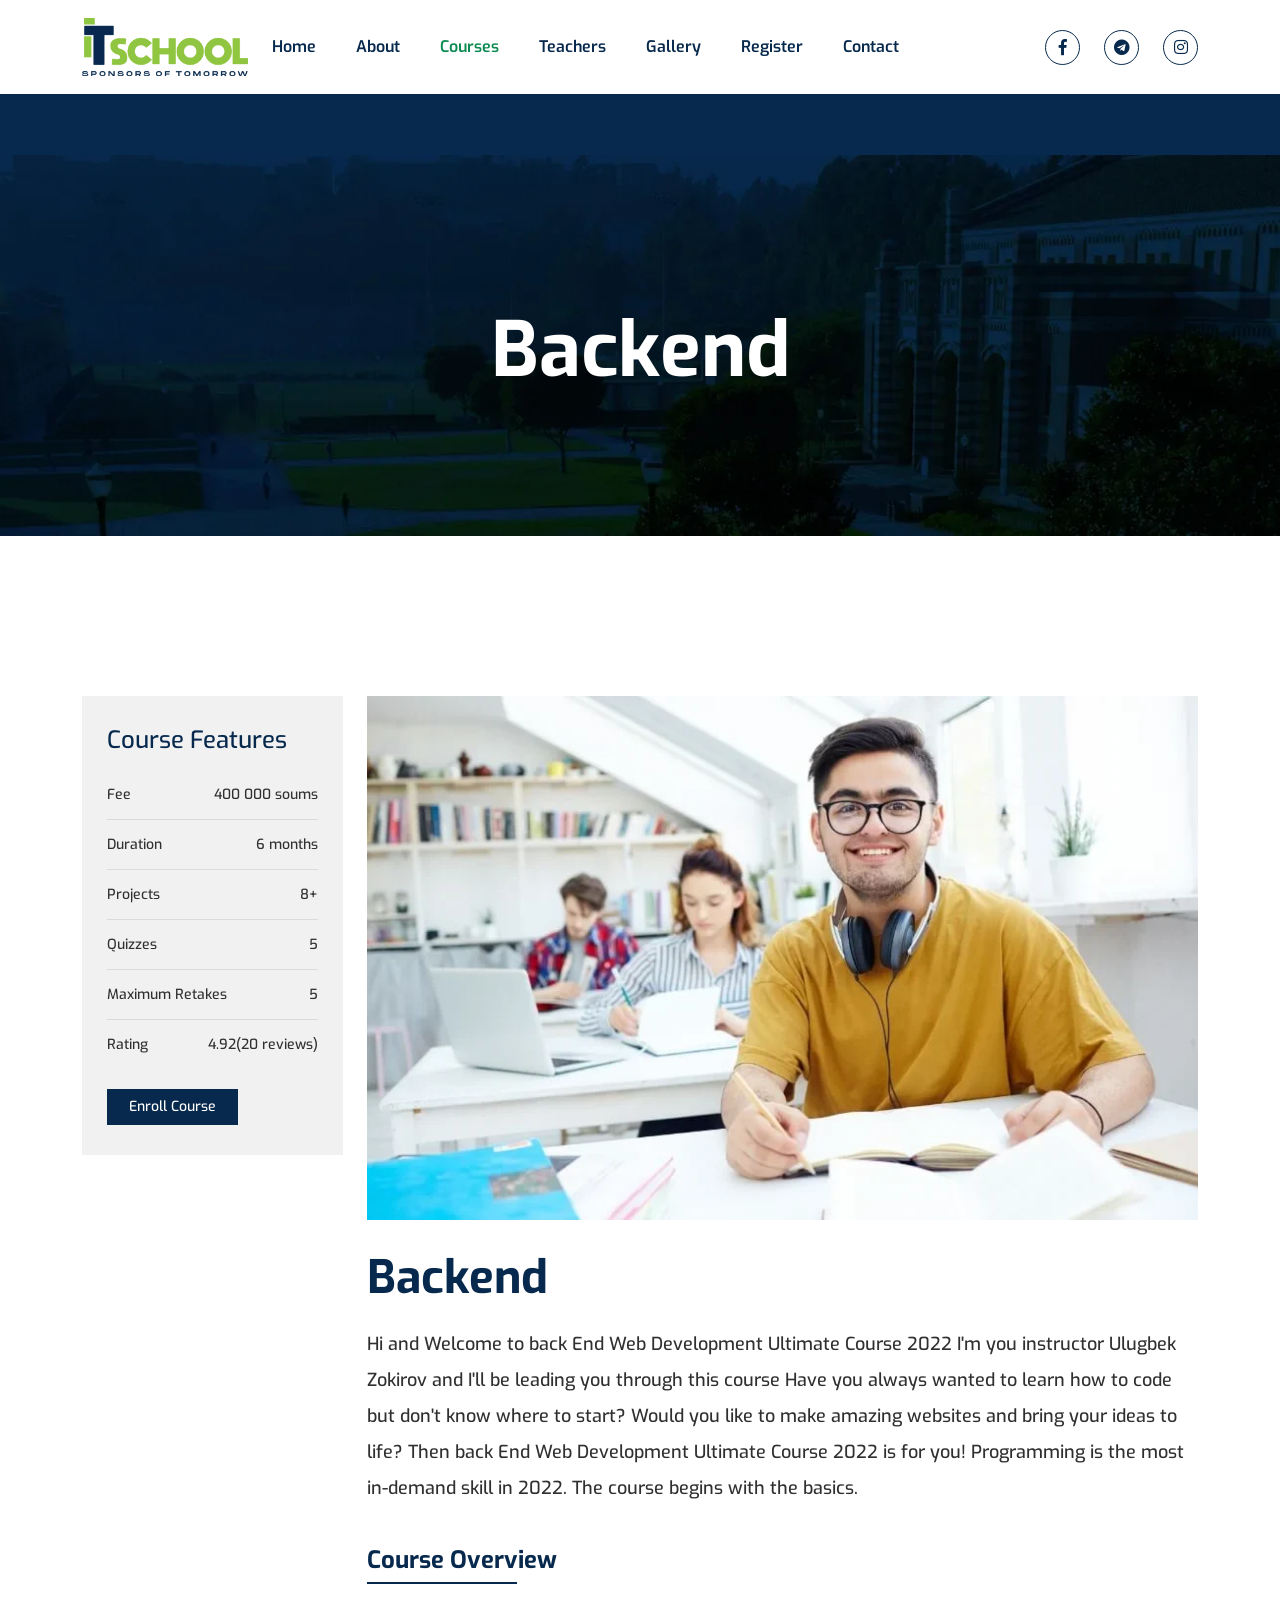
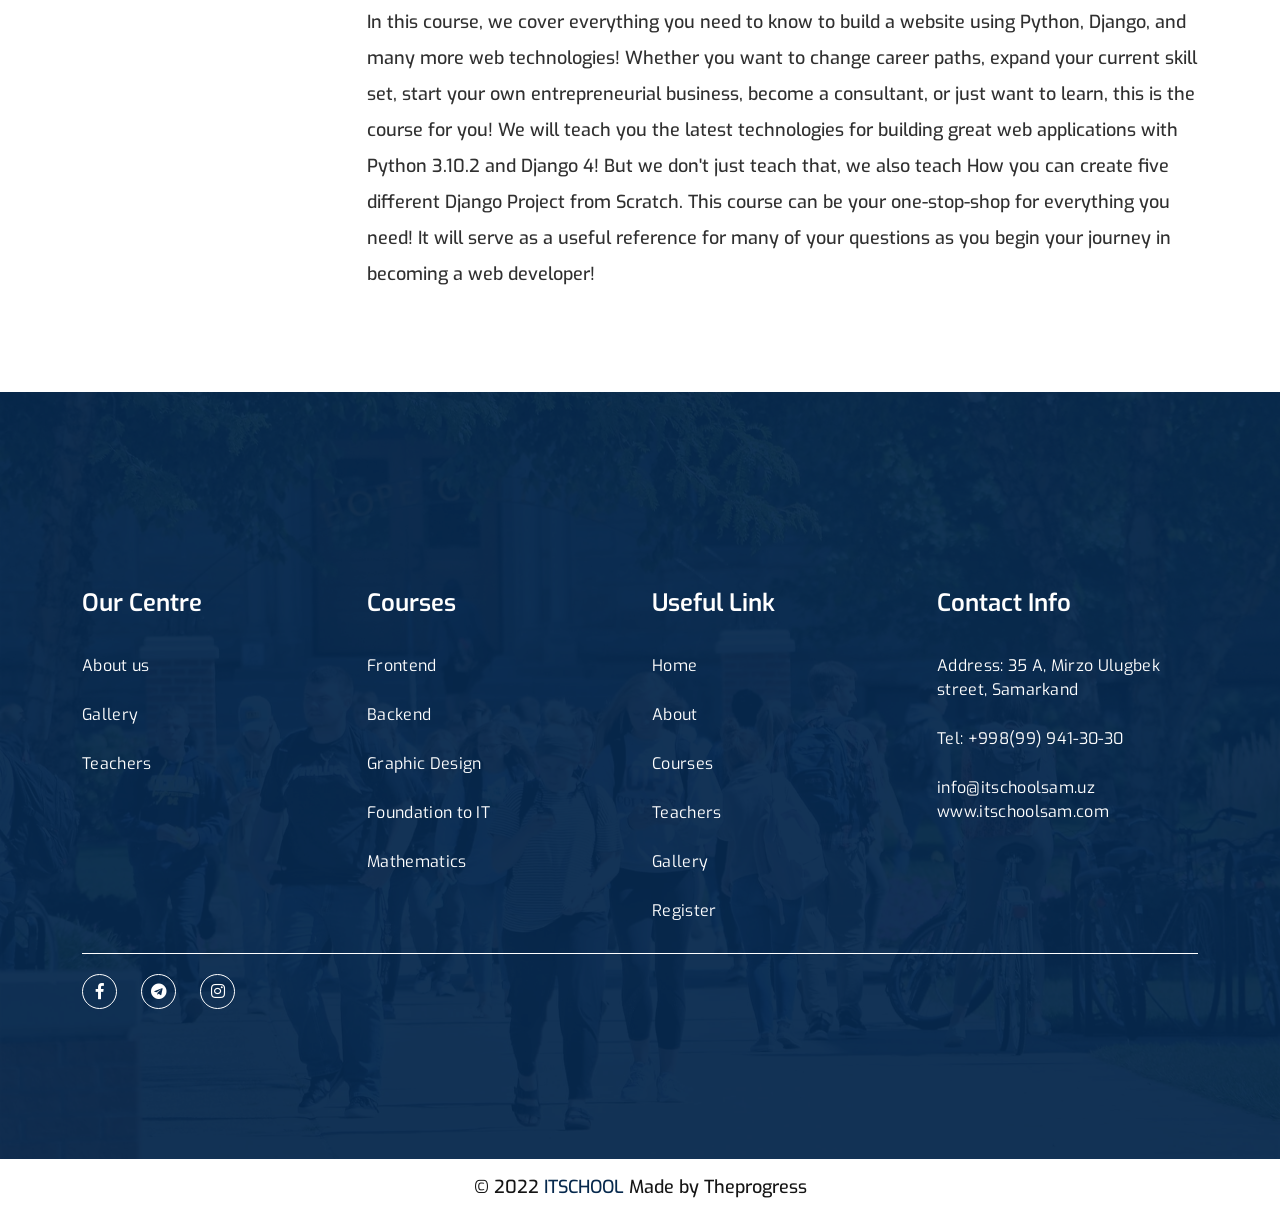
<file: backend.html>
<!doctype html>
<html class="no-js" lang="en">

<head>
    <meta charset="utf-8">
    
    <!--====== Title ======-->
    <title>IT SCHOOL</title>
    
    <meta name="description" content="">
    <meta name="viewport" content="width=device-width, initial-scale=1">

    <!--====== Favicon Icon ======-->
    <link rel="shortcut icon" href="assets/images/favicon.webp" type="image/webp">
    
        
    <!-- CSS
    ============================================ -->

    <!--===== Vendor CSS (Bootstrap & Icon Font) =====-->
    <link rel="stylesheet" href="assets/css/plugins/bootstrap.min.css">
    <link rel="stylesheet" href="assets/css/plugins/fontawesome.min.css">
    <link rel="stylesheet" href="assets/css/plugins/default.css">


    <!--===== Plugins CSS (All Plugins Files) =====-->
    <link rel="stylesheet" href="assets/css/plugins/animate.min.css">
    <link rel="stylesheet" href="assets/css/plugins/slick.css">
    <link rel="stylesheet" href="assets/css/plugins/magnific-popup.css">

    <!--====== Main Style CSS ======-->
    <!-- <link rel="stylesheet" href="assets/css/style.css"> -->
    <link rel="stylesheet" href="assets/css/style.min.css">
    
</head>

<body>
    
    <!--====== Header Start ======-->

    <header class="header-area">
        <!-- <div class="header-top">
            <div class="container">
                <div class="header-top-wrapper d-flex flex-wrap justify-content-sm-between">
                    <div class="header-top-left mt-10">
                        <ul class="header-meta">
                            <li><a href="mailto://infoedumate@example.com">infoitschool@example.com</a></li>
                        </ul>
                    </div>
                    <div class="header-top-right mt-10">
                        <div class="header-link">
                            <a class="notice" href="notice.html">Notice</a>
                            <a class="login" href="login.html">Login</a>
                            <a class="register" href="register.html">Register</a>
                        </div>
                    </div>
                </div>
            </div>
        </div> -->

        <div id="navigation" class="navigation navigation-landscape">
            <div class="container position-relative">
                <div class="row align-items-center">
                    <div class="col-lg-2 col-md-2">
                        <div class="header-logo">
                            <a href="index.html"><img src="assets/images/logo.webp" width="80" alt="Logo"></a>
                        </div>
                    </div>
                    <div class="col-lg-7 col-md-6 position-static">
                        <div class="nav-toggle"></div>
                        <nav class="nav-menus-wrapper">
                            <ul class="nav-menu">
                                <li>
                                    <a href="index.html">Home</a>
                                </li>
                                <li>
                                    <a href="about-us.html">About</a>
                                </li>
                                <li>
                                    <a class="active" href="our-courses-3.html">Courses</a>
                                    <ul class="nav-dropdown nav-submenu">
                                        <li><a href="frontend.html">Frontend</a></li>
                                        <li><a href="backend.html">Backend</a></li>
                                        <li><a href="graphic.html">Graphic Design</a></li>
                                        <li><a href="foundation.html">Foundation IT</a></li>
                                        <li><a href="math.html">Mathematics</a></li>
                                    </ul>
                                </li>
                                <li>
                                    <a href="teachers.html">Teachers</a>
                                </li>
                                <li>
                                    <a href="gallery.html">Gallery</a>
                                </li>
                                <li><a href="register.html">Register</a></li>
                                <li><a href="contact.html">Contact</a></li>
                            </ul>
                        </nav>
                    </div>
                    <div class="col-lg-3 position-static">
                        <div class="footer-widget-wrapper justify-content-end">
                            <div class="footer-social">
                                <ul class="social">
                                    <li><a href="https://www.facebook.com/itschoolsam/"><i class="fab fa-facebook-f"></i></a></li>
                                    <li><a href="https://t.me/itschoolsam"><i class="fab fa-telegram"></i></a></li>
                                    <li><a href="https://www.instagram.com/it_school.uz/"><i class="fab fa-instagram"></i></a></li>
                                </ul>
                            </div>
                        </div>
                    </div>
                </div>
            </div>
        </div>
    </header>

    <!--====== Header Ends ======-->
    
    <!--====== Page Banner Start ======-->

    <section class="page-banner">
        <div class="page-banner-bg bg_cover" style="background-image: url(assets/images/page-banner.webp);">
            <div class="container">
                <div class="banner-content text-center">
                    <h2 class="title">Backend</h2>
                </div>
            </div>
        </div>
    </section>

    <!--====== Page Banner Ends ======-->

    <!--====== Courses Details Start ======-->

    <section class="courses-details pb-100">
        <div class="container">
            <div class="row flex-row-reverse">
                <div class="col-lg-9">
                    <div class="courses-details-content mt-50">
                        <img src="assets/images/courses-details.webp" width="845" height="533" alt="Course Details">

                        <h2 class="title">Backend</h2>

                        <p>Hi and Welcome to back End Web Development Ultimate Course 2022 I'm you instructor Ulugbek Zokirov and I'll be leading
                        you through this course Have you always wanted to learn how to code but don't know where to start? Would you like to
                        make amazing websites and bring your ideas to life? Then back End Web Development Ultimate Course 2022 is for you!
                        Programming is the most in-demand skill in 2022. The course begins with the basics.</p>

                        <h5 class="sub-title">Course Overview</h5>

                        <p>In this course, we cover everything you need to know to build a website using Python, Django, and many more web
                        technologies!
                        
                        Whether you want to change career paths, expand your current skill set, start your own entrepreneurial business, become
                        a consultant, or just want to learn, this is the course for you!
                        
                        We will teach you the latest technologies for building great web applications with Python 3.10.2 and Django 4! But we
                        don't just teach that, we also teach How you can create five different Django Project from Scratch. This course can be
                        your one-stop-shop for everything you need! It will serve as a useful reference for many of your questions as you begin
                        your journey in becoming a web developer!</p>

                        <!-- <ul class="courses-details-list">
                            <li>
                                <i class="far fa-check-circle"></i>
                                <p>Bachelor of Business Administration(BBA) If you are going use a passage of blame belongs to those who fail in their duty through weakness </p>
                            </li>
                            <li>
                                <i class="far fa-check-circle"></i>
                                <p>Bachelor of Business Administration(BBA) If you are going use a passage of blame belongs to those who fail in their duty through weakness </p>
                            </li>
                            <li>
                                <i class="far fa-check-circle"></i>
                                <p>Bachelor of Business Administration(BBA) If you are going use a passage of blame belongs to those who fail in their duty through weakness </p>
                            </li>
                        </ul> -->
                    </div>

                    <!-- <div class="courses-details-tab">
                        <ul class="nav nav-justified">
                            <li class="nav-item"><a class="active" data-bs-toggle="tab" href="#benefit">Benefit</a></li>
                            <li class="nav-item"><a data-bs-toggle="tab" href="#curriculum">Course Curriculum</a></li>
                            <li class="nav-item"><a data-bs-toggle="tab" href="#teachers">Teachers</a></li>
                            <li class="nav-item"><a data-bs-toggle="tab" href="#reviews">Reviews</a></li>
                        </ul>
                        <div class="tab-content" id="myTabContent">
                            <div class="tab-pane fade show active" id="benefit">
                                <div class="benefit-content">
                                    <p>Bachelor of Business Administration(BBA) If you are going use a passage of Lorem Ipsum need equal blame belongs to those who fail in their duty through weakness of will, which is the same as saying through shrinking from toil and pain. These cases are perfectly simple and easy to distinguish.</p>
                                    <ul class="courses-details-list">
                                        <li>
                                            <i class="far fa-check-circle"></i>
                                            <p>Bachelor of Business Administration(BBA) If you are going use a passage of blame belongs to those who fail in their duty through weakness </p>
                                        </li>
                                        <li>
                                            <i class="far fa-check-circle"></i>
                                            <p>Bachelor of Business Administration(BBA) If you are going use a passage of blame belongs to those who fail in their duty through weakness </p>
                                        </li>
                                        <li>
                                            <i class="far fa-check-circle"></i>
                                            <p>Bachelor of Business Administration(BBA) If you are going use a passage of blame belongs to those who fail in their duty through weakness </p>
                                        </li>
                                    </ul>
                                </div>
                            </div>
                            <div class="tab-pane fade" id="curriculum">
                                <div class="curriculum-content">
                                    <div class="row">
                                        <div class="col-md-4 col-sm-6">
                                            <div class="single-curriculum">
                                                <h4 class="title">1st Semester</h4>
                                                <ul class="curriculum-list">
                                                    <li><a href="#"><i class="fal fa-book"></i> Lessons 1.1: Introduction</a></li>
                                                    <li><a href="#"><i class="fal fa-book"></i> Lessons 1.2: Know about BBA</a></li>
                                                    <li><a href="#"><i class="fal fa-book"></i> Lessons 1.3: How to improve</a></li>
                                                    <li><a href="#"><i class="fal fa-book"></i> Lessons 1.4: Business Math</a></li>
                                                    <li><a href="#"><i class="fal fa-book"></i> Lessons 1.1: Social Marketing</a></li>
                                                </ul>
                                            </div>                                           
                                        </div>
                                        <div class="col-md-4 col-sm-6">
                                            <div class="single-curriculum">
                                                <h4 class="title">2nd Semester</h4>
                                                <ul class="curriculum-list">
                                                    <li><a href="#"><i class="fal fa-book"></i> Lessons 1.1: Introduction</a></li>
                                                    <li><a href="#"><i class="fal fa-book"></i> Lessons 1.2: Know about BBA</a></li>
                                                    <li><a href="#"><i class="fal fa-book"></i> Lessons 1.3: How to improve</a></li>
                                                    <li><a href="#"><i class="fal fa-book"></i> Lessons 1.4: Business Math</a></li>
                                                    <li><a href="#"><i class="fal fa-book"></i> Lessons 1.1: Social Marketing</a></li>
                                                </ul>
                                            </div>                                           
                                        </div>
                                        <div class="col-md-4 col-sm-6">
                                            <div class="single-curriculum">
                                                <h4 class="title">3rd Semester</h4>
                                                <ul class="curriculum-list">
                                                    <li><a href="#"><i class="fal fa-book"></i> Lessons 1.1: Introduction</a></li>
                                                    <li><a href="#"><i class="fal fa-book"></i> Lessons 1.2: Know about BBA</a></li>
                                                    <li><a href="#"><i class="fal fa-book"></i> Lessons 1.3: How to improve</a></li>
                                                    <li><a href="#"><i class="fal fa-book"></i> Lessons 1.4: Business Math</a></li>
                                                    <li><a href="#"><i class="fal fa-book"></i> Lessons 1.1: Social Marketing</a></li>
                                                </ul>
                                            </div>                                           
                                        </div>
                                        <div class="col-md-4 col-sm-6">
                                            <div class="single-curriculum">
                                                <h4 class="title">4th Semester</h4>
                                                <ul class="curriculum-list">
                                                    <li><a href="#"><i class="fal fa-book"></i> Lessons 1.1: Introduction</a></li>
                                                    <li><a href="#"><i class="fal fa-book"></i> Lessons 1.2: Know about BBA</a></li>
                                                    <li><a href="#"><i class="fal fa-book"></i> Lessons 1.3: How to improve</a></li>
                                                    <li><a href="#"><i class="fal fa-book"></i> Lessons 1.4: Business Math</a></li>
                                                    <li><a href="#"><i class="fal fa-book"></i> Lessons 1.1: Social Marketing</a></li>
                                                </ul>
                                            </div>                                           
                                        </div>
                                        <div class="col-md-4 col-sm-6">
                                            <div class="single-curriculum">
                                                <h4 class="title">5th Semester</h4>
                                                <ul class="curriculum-list">
                                                    <li><a href="#"><i class="fal fa-book"></i> Lessons 1.1: Introduction</a></li>
                                                    <li><a href="#"><i class="fal fa-book"></i> Lessons 1.2: Know about BBA</a></li>
                                                    <li><a href="#"><i class="fal fa-book"></i> Lessons 1.3: How to improve</a></li>
                                                    <li><a href="#"><i class="fal fa-book"></i> Lessons 1.4: Business Math</a></li>
                                                    <li><a href="#"><i class="fal fa-book"></i> Lessons 1.1: Social Marketing</a></li>
                                                </ul>
                                            </div>                                           
                                        </div>
                                        <div class="col-md-4 col-sm-6">
                                            <div class="single-curriculum">
                                                <h4 class="title">6th Semester</h4>
                                                <ul class="curriculum-list">
                                                    <li><a href="#"><i class="fal fa-book"></i> Lessons 1.1: Introduction</a></li>
                                                    <li><a href="#"><i class="fal fa-book"></i> Lessons 1.2: Know about BBA</a></li>
                                                    <li><a href="#"><i class="fal fa-book"></i> Lessons 1.3: How to improve</a></li>
                                                    <li><a href="#"><i class="fal fa-book"></i> Lessons 1.4: Business Math</a></li>
                                                    <li><a href="#"><i class="fal fa-book"></i> Lessons 1.1: Social Marketing</a></li>
                                                </ul>
                                            </div>                                           
                                        </div>
                                        <div class="col-md-4 col-sm-6">
                                            <div class="single-curriculum">
                                                <h4 class="title">7st Semester</h4>
                                                <ul class="curriculum-list">
                                                    <li><a href="#"><i class="fal fa-book"></i> Lessons 1.1: Introduction</a></li>
                                                    <li><a href="#"><i class="fal fa-book"></i> Lessons 1.2: Know about BBA</a></li>
                                                    <li><a href="#"><i class="fal fa-book"></i> Lessons 1.3: How to improve</a></li>
                                                    <li><a href="#"><i class="fal fa-book"></i> Lessons 1.4: Business Math</a></li>
                                                    <li><a href="#"><i class="fal fa-book"></i> Lessons 1.1: Social Marketing</a></li>
                                                </ul>
                                            </div>                                           
                                        </div>
                                        <div class="col-md-4 col-sm-6">
                                            <div class="single-curriculum">
                                                <h4 class="title">8th Semester</h4>
                                                <ul class="curriculum-list">
                                                    <li><a href="#"><i class="fal fa-book"></i> Lessons 1.1: Introduction</a></li>
                                                    <li><a href="#"><i class="fal fa-book"></i> Lessons 1.2: Know about BBA</a></li>
                                                    <li><a href="#"><i class="fal fa-book"></i> Lessons 1.3: How to improve</a></li>
                                                    <li><a href="#"><i class="fal fa-book"></i> Lessons 1.4: Business Math</a></li>
                                                    <li><a href="#"><i class="fal fa-book"></i> Lessons 1.1: Social Marketing</a></li>
                                                </ul>
                                            </div>                                           
                                        </div>
                                        <div class="col-md-4 col-sm-6">
                                            <div class="single-curriculum">
                                                <h4 class="title">9th Semester</h4>
                                                <ul class="curriculum-list">
                                                    <li><a href="#"><i class="fal fa-book"></i> Lessons 1.1: Introduction</a></li>
                                                    <li><a href="#"><i class="fal fa-book"></i> Lessons 1.2: Know about BBA</a></li>
                                                    <li><a href="#"><i class="fal fa-book"></i> Lessons 1.3: How to improve</a></li>
                                                    <li><a href="#"><i class="fal fa-book"></i> Lessons 1.4: Business Math</a></li>
                                                    <li><a href="#"><i class="fal fa-book"></i> Lessons 1.1: Social Marketing</a></li>
                                                </ul>
                                            </div>                                           
                                        </div>
                                        <div class="col-md-4 col-sm-6">
                                            <div class="single-curriculum">
                                                <h4 class="title">10th Semester</h4>
                                                <ul class="curriculum-list">
                                                    <li><a href="#"><i class="fal fa-book"></i> Lessons 1.1: Introduction</a></li>
                                                    <li><a href="#"><i class="fal fa-book"></i> Lessons 1.2: Know about BBA</a></li>
                                                    <li><a href="#"><i class="fal fa-book"></i> Lessons 1.3: How to improve</a></li>
                                                    <li><a href="#"><i class="fal fa-book"></i> Lessons 1.4: Business Math</a></li>
                                                    <li><a href="#"><i class="fal fa-book"></i> Lessons 1.1: Social Marketing</a></li>
                                                </ul>
                                            </div>                                           
                                        </div>
                                        <div class="col-md-4 col-sm-6">
                                            <div class="single-curriculum">
                                                <h4 class="title">11th Semester</h4>
                                                <ul class="curriculum-list">
                                                    <li><a href="#"><i class="fal fa-book"></i> Lessons 1.1: Introduction</a></li>
                                                    <li><a href="#"><i class="fal fa-book"></i> Lessons 1.2: Know about BBA</a></li>
                                                    <li><a href="#"><i class="fal fa-book"></i> Lessons 1.3: How to improve</a></li>
                                                    <li><a href="#"><i class="fal fa-book"></i> Lessons 1.4: Business Math</a></li>
                                                    <li><a href="#"><i class="fal fa-book"></i> Lessons 1.1: Social Marketing</a></li>
                                                </ul>
                                            </div>                                           
                                        </div>
                                        <div class="col-md-4 col-sm-6">
                                            <div class="single-curriculum">
                                                <h4 class="title">12th Semester</h4>
                                                <ul class="curriculum-list">
                                                    <li><a href="#"><i class="fal fa-book"></i> Lessons 1.1: Introduction</a></li>
                                                    <li><a href="#"><i class="fal fa-book"></i> Lessons 1.2: Know about BBA</a></li>
                                                    <li><a href="#"><i class="fal fa-book"></i> Lessons 1.3: How to improve</a></li>
                                                    <li><a href="#"><i class="fal fa-book"></i> Lessons 1.4: Business Math</a></li>
                                                    <li><a href="#"><i class="fal fa-book"></i> Lessons 1.1: Social Marketing</a></li>
                                                </ul>
                                            </div>                                           
                                        </div>
                                    </div>
                                </div>
                            </div>
                            <div class="tab-pane fade" id="teachers">
                                <div class="courses-teachers">
                                    <div class="row">
                                        <div class="col-md-4 col-sm-6">
                                            <div class="single-teacher mt-30 text-center">
                                                <div class="teacher-social">
                                                    <ul class="social">
                                                        <li><a href="#"><i class="fab fa-facebook-f"></i></a></li>
                                                        <li><a href="#"><i class="fab fa-twitter"></i></a></li>
                                                        <li><a href="#"><i class="fab fa-instagram"></i></a></li>
                                                        <li><a href="#"><i class="fab fa-linkedin-in"></i></a></li>
                                                    </ul>
                                                </div>
                                                <div class="teacher-image">
                                                    <a href="teacher-details.html">
                                                        <img src="assets/images/teachers/teacher-1.webp" alt="teacher">
                                                    </a>
                                                </div>
                                                <div class="teacher-content">
                                                    <h4 class="name"><a href="teacher-details.html">Roberto Carlos</a></h4>
                                                </div>
                                            </div>
                                        </div>
                                        <div class="col-md-4 col-sm-6">
                                            <div class="single-teacher mt-30 text-center">
                                                <div class="teacher-social">
                                                    <ul class="social">
                                                        <li><a href="#"><i class="fab fa-facebook-f"></i></a></li>
                                                        <li><a href="#"><i class="fab fa-twitter"></i></a></li>
                                                        <li><a href="#"><i class="fab fa-instagram"></i></a></li>
                                                        <li><a href="#"><i class="fab fa-linkedin-in"></i></a></li>
                                                    </ul>
                                                </div>
                                                <div class="teacher-image">
                                                    <a href="teacher-details.html">
                                                        <img src="assets/images/teachers/teacher-2.webp" alt="teacher">
                                                    </a>
                                                </div>
                                                <div class="teacher-content">
                                                    <h4 class="name"><a href="teacher-details.html">Roberto Carlos</a></h4>
                                                </div>
                                            </div>
                                        </div>
                                        <div class="col-md-4 col-sm-6">
                                            <div class="single-teacher mt-30 text-center">
                                                <div class="teacher-social">
                                                    <ul class="social">
                                                        <li><a href="#"><i class="fab fa-facebook-f"></i></a></li>
                                                        <li><a href="#"><i class="fab fa-twitter"></i></a></li>
                                                        <li><a href="#"><i class="fab fa-instagram"></i></a></li>
                                                        <li><a href="#"><i class="fab fa-linkedin-in"></i></a></li>
                                                    </ul>
                                                </div>
                                                <div class="teacher-image">
                                                    <a href="teacher-details.html">
                                                        <img src="assets/images/teachers/teacher-3.webp" alt="teacher">
                                                    </a>
                                                </div>
                                                <div class="teacher-content">
                                                    <h4 class="name"><a href="teacher-details.html">Roberto Carlos</a></h4>
                                                </div>
                                            </div>
                                        </div>
                                    </div>
                                </div>
                            </div>
                            <div class="tab-pane fade" id="reviews">
                                <div class="courses-reviews">
                                    <div class="review-wrapper">
                                        <div class="review-star">
                                            <div class="single-review">
                                                <span class="label">Stars 5</span>
                                                <div class="review-bar">
                                                    <div class="bar-inner" style="width: 100%;"></div>
                                                </div>
                                                <span class="value">35</span>
                                            </div>
                                            <div class="single-review">
                                                <span class="label">Stars 4</span>
                                                <div class="review-bar">
                                                    <div class="bar-inner" style="width: 80%;"></div>
                                                </div>
                                                <span class="value">10</span>
                                            </div>
                                            <div class="single-review">
                                                <span class="label">Stars 3</span>
                                                <div class="review-bar">
                                                    <div class="bar-inner" style="width: 55%;"></div>
                                                </div>
                                                <span class="value">8</span>
                                            </div>
                                            <div class="single-review">
                                                <span class="label">Stars 2</span>
                                                <div class="review-bar">
                                                    <div class="bar-inner" style="width: 0;"></div>
                                                </div>
                                                <span class="value">0</span>
                                            </div>
                                            <div class="single-review">
                                                <span class="label">Stars 1</span>
                                                <div class="review-bar">
                                                    <div class="bar-inner" style="width: 0;"></div>
                                                </div>
                                                <span class="value">0</span>
                                            </div>
                                        </div>
                                        <div class="review-point">
                                            <span>4.9</span>
                                        </div>
                                    </div>

                                    <div class="review-form">
                                        <div class="review-rating">
                                            <h5 class="title">Write a Review</h5>

                                            <ul id='stars'>
                                                <li class='star' title='Poor' data-value='1'>
                                                  <i class='fas fa-star'></i>
                                                </li>
                                                <li class='star' title='Fair' data-value='2'>
                                                  <i class='fas fa-star'></i>
                                                </li>
                                                <li class='star' title='Good' data-value='3'>
                                                  <i class='fas fa-star'></i>
                                                </li>
                                                <li class='star' title='Excellent' data-value='4'>
                                                  <i class='fas fa-star'></i>
                                                </li>
                                                <li class='star' title='WOW!!!' data-value='5'>
                                                  <i class='fas fa-star'></i>
                                                </li>
                                            </ul>
                                        </div>

                                        <div class="review-form-wrapper">
                                            <form action="#">
                                                <div class="row">
                                                    <div class="col-md-6">
                                                        <div class="single-form">
                                                            <input type="text" placeholder="Name">
                                                        </div>
                                                    </div>
                                                    <div class="col-md-6">
                                                        <div class="single-form">
                                                            <input type="email" placeholder="Email">
                                                        </div>
                                                    </div>
                                                    <div class="col-md-6">
                                                        <div class="single-form">
                                                            <input type="text" placeholder="Phone">
                                                        </div>
                                                    </div>
                                                    <div class="col-md-6">
                                                        <div class="single-form">
                                                            <input type="text" placeholder="Title">
                                                        </div>
                                                    </div>
                                                    <div class="col-md-12">
                                                        <div class="single-form">
                                                            <textarea placeholder="Write here..."></textarea>
                                                        </div>
                                                    </div>
                                                    <div class="col-md-12">
                                                        <div class="single-form">
                                                            <button class="main-btn">Submit now</button>
                                                        </div>
                                                    </div>
                                                </div>
                                            </form>
                                        </div>
                                    </div>
                                </div>
                            </div>
                        </div>
                    </div> -->
                </div>
                <div class="col-lg-3">
                    <div class="courses-sidebar pt-20">
                        <div class="courses-features mt-30">
                            <div class="sidebar-title">
                                <h4 class="title">Course Features</h4>
                            </div>
                            <ul class="courses-features-items">
                                <li>Fee <strong>400 000 soums</strong></li>
                                <li>Duration <strong>6 months</strong></li>
                                <li>Projects <strong>8+</strong></li>
                                <li>Quizzes <strong>5</strong></li>
                                <li>Maximum Retakes <strong>5</strong></li>
                                <li>Rating <strong>4.92(20 reviews)</strong></li>
                            </ul>
                            <div class="sidebar-btn">
                                <a class="main-btn" href="./register.html">Enroll Course</a>
                            </div>
                        </div>

                        <!-- <div class="courses-sidebar-banner mt-30">
                            <a href="#">
                                <img src="assets/images/banner.webp" width="270" height="310" alt="Banner">
                            </a>
                        </div> -->
                    </div>
                </div>
            </div>
        </div>
    </section>

    <!--====== Courses Details Ends ======-->
    
    <!--====== Newsletter Start ======-->

    <!-- <section class="newsletter-area-2">
        <div class="container">
            <div class="newsletter-wrapper bg_cover" style="background-image: url(assets/images/newsletter-bg-1.webp);">
                <div class="row align-items-center">
                    <div class="col-lg-5">
                        <div class="section-title-2 mt-25">
                            <h2 class="title">Subscribe our Newsletter</h2>
                            <span class="line"></span>
                            <p>Even slightly believable. If you are going use a passage of Lorem Ipsum need some</p>
                        </div>
                    </div>
                    <div class="col-lg-7">
                        <div class="newsletter-form mt-30">
                            <form action="#">
                                <input type="text" placeholder="Enter your email here">
                                <button class="main-btn main-btn-2">Subscribe now</button>
                            </form>
                        </div>
                    </div>
                </div>
            </div>
        </div>
    </section> -->

    <!--====== Newsletter Ends ======-->
    
    <!--====== Footer Start ======-->

    <section class="footer-area bg_cover" style="background-image: url(assets/images/counter-bg.webp);">
        <div class="footer-widget">
            <div class="container">
                <div class="row">
                    <div class="col-md-3 col-sm-6">
                        <div class="footer-link mt-45">
                            <h4 class="footer-title">Our Centre</h4>
                            <ul class="link-list">
                                <li><a href="about-us.html">About us</a></li>
                                <li><a href="gallery.html">Gallery</a></li>
                                <li><a href="teachers.html">Teachers</a></li>
                            </ul>
                        </div>
                    </div>
                    <div class="col-md-3 col-sm-6">
                        <div class="footer-link mt-45">
                            <h4 class="footer-title">Courses</h4>
                            <ul class="link-list">
                                <li><a href="frontend.html">Frontend</a></li>
                                <li><a href="backend.html">Backend</a></li>
                                <li><a href="graphic.html">Graphic Design</a></li>
                                <li><a href="foundation.html">Foundation to IT</a></li>
                                <li><a href="math.html">Mathematics</a></li>
                            </ul>
                        </div>
                    </div>
                    <div class="col-md-3 col-sm-6">
                        <div class="footer-link mt-45">
                            <h4 class="footer-title">Useful Link</h4>
                            <ul class="link-list">
                                <li><a href="index.html">Home</a></li>
                                <li><a href="about-us.html">About</a></li>
                                <li><a href="our-courses-3.html">Courses</a></li>
                                <li><a href="teachers.html">Teachers</a></li>
                                <li><a href="gallery.html">Gallery</a></li>
                                <li><a href="register.html">Register</a></li>
                            </ul>
                        </div>
                    </div>
                    <div class="col-md-3 col-sm-6">
                        <div class="footer-link mt-45">
                            <h4 class="footer-title">Contact Info</h4>
                            <ul class="link-list">
                                <li>
                                    <p>Address: 35 A, Mirzo Ulugbek street, Samarkand</p>
                                </li>
                                <li>
                                    <p><a href="tel:+998999413030">Tel: +998(99) 941-30-30</a></p>
                                </li>
                                <li>
                                    <p><a href="mailto://info@itschoolsam.uz">info@itschoolsam.uz</a></p>
                                    <p><a href="#">www.itschoolsam.com</a></p>
                                </li>
                            </ul>
                        </div>
                    </div>
                </div>
                <div class="footer-widget-wrapper">
                    <div class="footer-social">
                        <ul class="social">
                            <li><a href="https://www.facebook.com/itschoolsam/"><i class="fab fa-facebook-f"></i></a></li>
                            <li><a href="https://t.me/itschoolsam"><i class="fab fa-telegram"></i></a></li>
                            <li><a href="https://www.instagram.com/it_school.uz/"><i class="fab fa-instagram"></i></a></li>
                        </ul>
                    </div>
                </div>
            </div>
        </div>
        <div class="footer-copyright">
            <div class="container">
                <div class="copyright text-center">
                    <p>&copy; 2022 <span> ITSCHOOL </span> Made by <a href="https://theprogress.uz/">Theprogress</a></p>
                </div>
            </div>
        </div>
    </section>

    <!--====== Footer Ends ======-->

    <!--====== BACK TOP TOP PART START ======-->

    <a href="#" class="back-to-top"><i class="fal fa-chevron-up"></i></a>

    <!--====== BACK TOP TOP PART ENDS ======-->
    
    <!--====== Start ======-->

<!--
    <section class="">
        <div class="container">
            <div class="row">
                <div class="col-lg-">
                    
                </div>
            </div>
        </div>
    </section>
-->

    <!--====== Ends ======-->




    <!--====== Jquery js ======-->
    <script src="assets/js/vendor/jquery-3.6.0.min.js"></script>
    <script src="assets/js/vendor/modernizr-3.7.1.min.js"></script>
    
    <!--====== All Plugins js ======-->
    <script src="assets/js/plugins/popper.min.js"></script>
    <script src="assets/js/plugins/bootstrap.min.js"></script>
    <script src="assets/js/plugins/slick.min.js"></script>
    <script src="assets/js/plugins/jquery.magnific-popup.min.js"></script>
    <script src="assets/js/plugins/imagesloaded.pkgd.min.js"></script>
    <script src="assets/js/plugins/isotope.pkgd.min.js"></script>
    <script src="assets/js/plugins/wow.min.js"></script>
    <script src="assets/js/plugins/ajax-contact.js"></script>
    

    <!--====== Main Activation  js ======-->
    <script src="assets/js/main.js"></script>
    
    
</body>


<!-- Mirrored from template.hasthemes.com/edumate-v1/edumate/courses-details.html by HTTrack Website Copier/3.x [XR&CO'2014], Sat, 12 Feb 2022 16:27:29 GMT -->
</html>
</file>
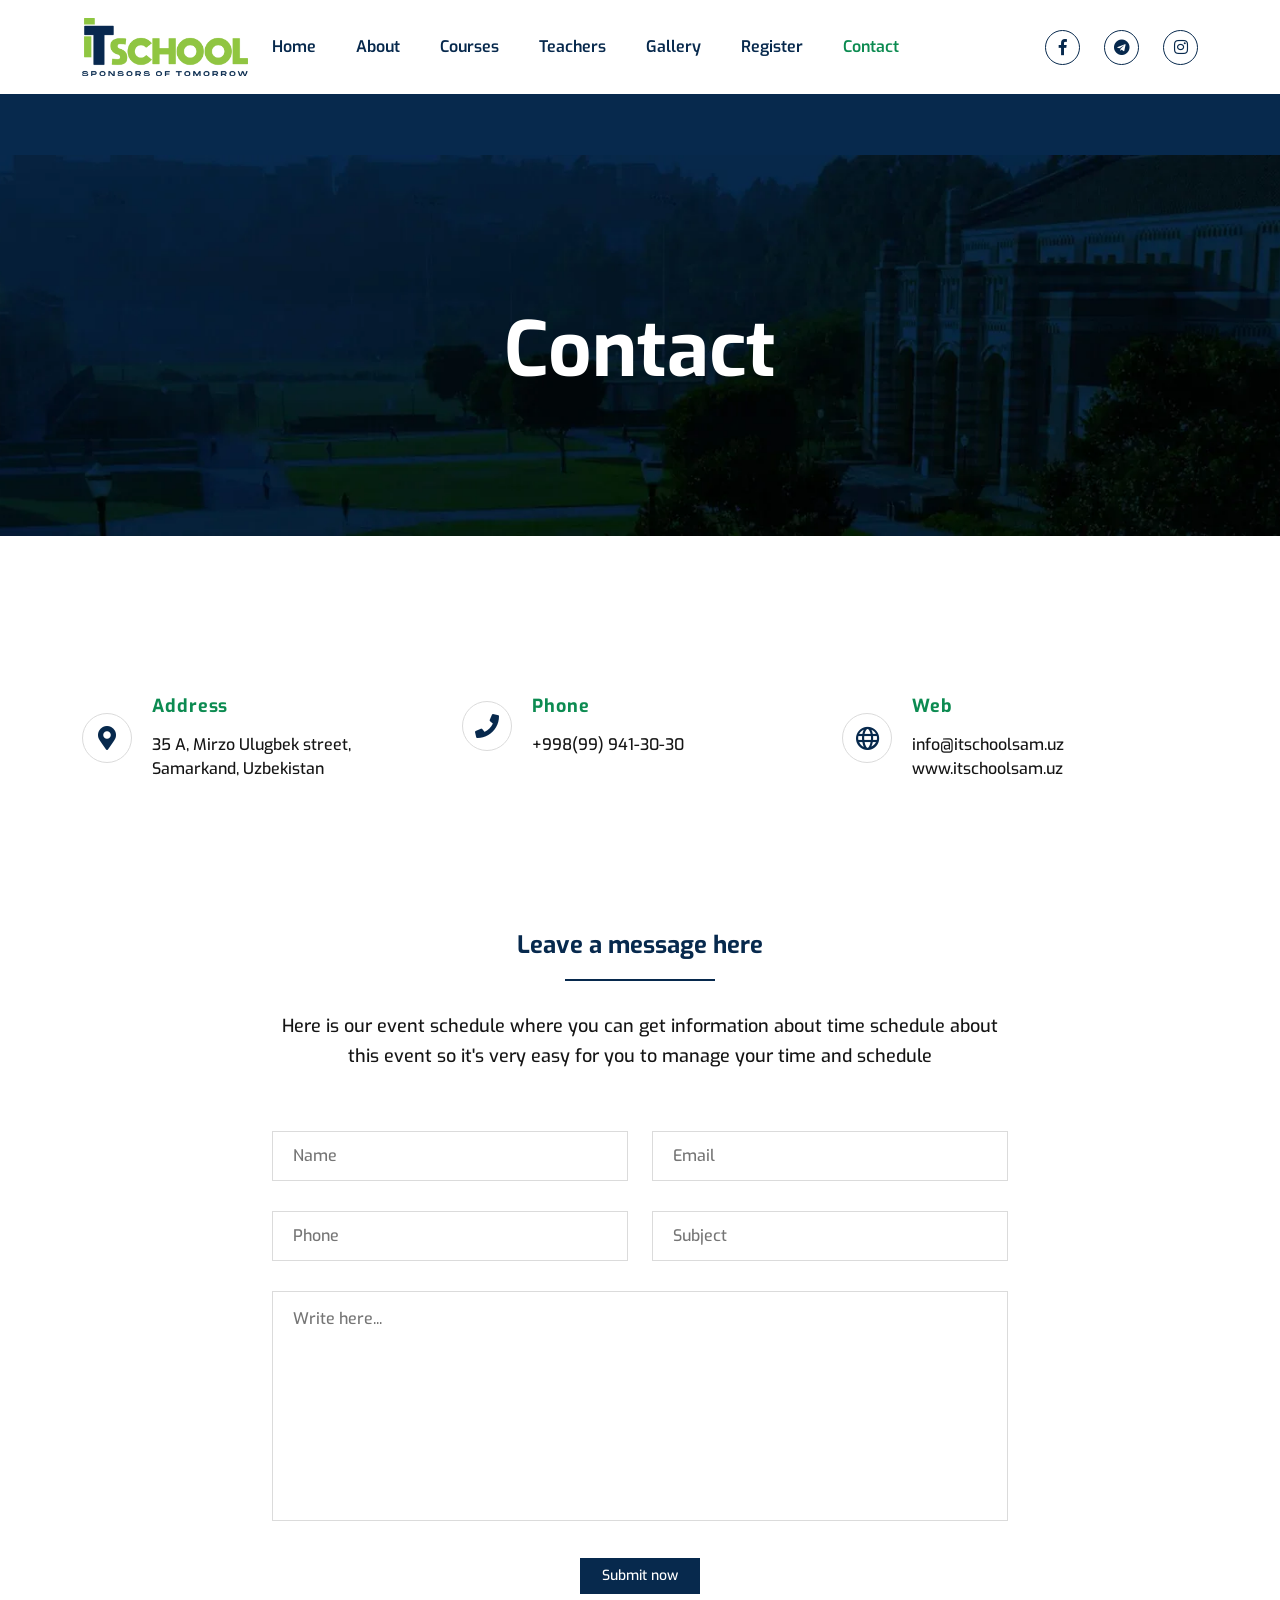
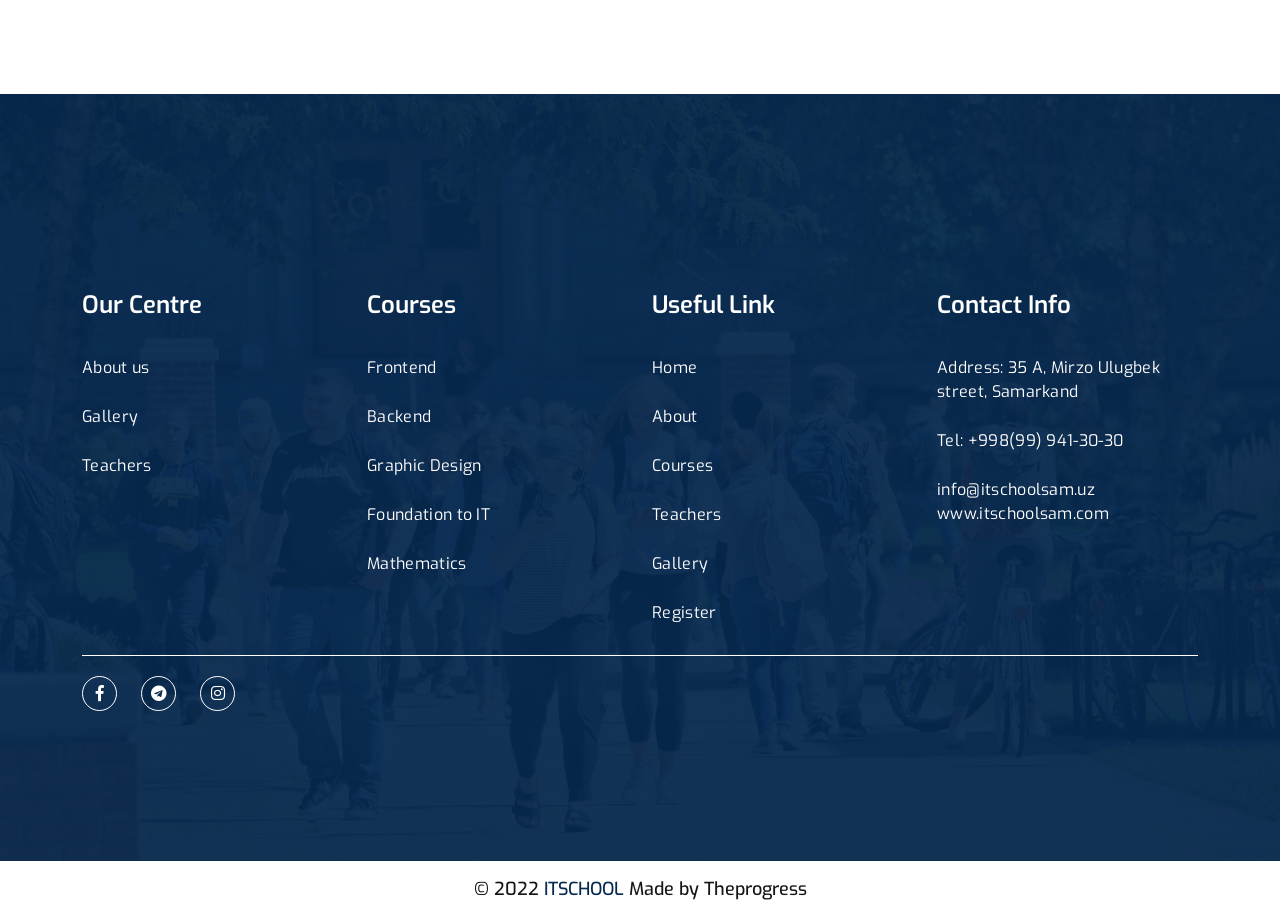
<file: contact.html>
<!doctype html>
<html class="no-js" lang="en">

<head>
    <meta charset="utf-8">
    
    <!--====== Title ======-->
    <title>IT SCHOOL</title>
    
    <meta name="description" content="">
    <meta name="viewport" content="width=device-width, initial-scale=1">

    <!--====== Favicon Icon ======-->
    <link rel="shortcut icon" href="assets/images/favicon.webp" type="image/webp">
    
        
    <!-- CSS
    ============================================ -->

    <!--===== Vendor CSS (Bootstrap & Icon Font) =====-->
    <link rel="stylesheet" href="assets/css/plugins/bootstrap.min.css">
    <link rel="stylesheet" href="assets/css/plugins/fontawesome.min.css">
    <link rel="stylesheet" href="assets/css/plugins/default.css">


    <!--===== Plugins CSS (All Plugins Files) =====-->
    <link rel="stylesheet" href="assets/css/plugins/animate.min.css">
    <link rel="stylesheet" href="assets/css/plugins/slick.css">
    <link rel="stylesheet" href="assets/css/plugins/magnific-popup.css">

    <!--====== Main Style CSS ======-->
    <!-- <link rel="stylesheet" href="assets/css/style.css"> -->
    <link rel="stylesheet" href="assets/css/style.min.css">
    
</head>

<body>
    
    <!--====== Header Start ======-->

    <header class="header-area">
        <!-- <div class="header-top">
            <div class="container">
                <div class="header-top-wrapper d-flex flex-wrap justify-content-sm-between">
                    <div class="header-top-left mt-10">
                        <ul class="header-meta">
                            <li><a href="mailto://infoedumate@example.com">infoitschool@example.com</a></li>
                        </ul>
                    </div>
                    <div class="header-top-right mt-10">
                        <div class="header-link">
                            <a class="notice" href="notice.html">Notice</a>
                            <a class="login" href="login.html">Login</a>
                            <a class="register" href="register.html">Register</a>
                        </div>
                    </div>
                </div>
            </div>
        </div> -->

        <div id="navigation" class="navigation navigation-landscape">
            <div class="container position-relative">
                <div class="row align-items-center">
                    <div class="col-lg-2 col-md-2">
                        <div class="header-logo">
                            <a href="index.html"><img src="assets/images/logo.webp" width="80" alt="Logo"></a>
                        </div>
                    </div>
                    <div class="col-lg-7 col-md-6 position-static">
                        <div class="nav-toggle"></div>
                        <nav class="nav-menus-wrapper">
                            <ul class="nav-menu">
                                <li>
                                    <a href="index.html">Home</a>
                                </li>
                                <li>
                                    <a href="about-us.html">About</a>
                                </li>
                                <li>
                                    <a href="our-courses-3.html">Courses</a>
                                    <ul class="nav-dropdown nav-submenu">
                                        <li><a href="frontend.html">Frontend</a></li>
                                        <li><a href="backend.html">Backend</a></li>
                                        <li><a href="graphic.html">Graphic Design</a></li>
                                        <li><a href="foundation.html">Foundation IT</a></li>
                                        <li><a href="math.html">Mathematics</a></li>
                                    </ul>
                                </li>
                                <li>
                                    <a href="teachers.html">Teachers</a>
                                </li>
                                <li>
                                    <a href="gallery.html">Gallery</a>
                                </li>
                                <li><a href="register.html">Register</a></li>
                                <li><a class="active" href="contact.html">Contact</a></li>
                            </ul>
                        </nav>
                    </div>
                    <div class="col-lg-3 position-static">
                        <div class="footer-widget-wrapper justify-content-end">
                            <div class="footer-social">
                                <ul class="social">
                                    <li><a href="https://www.facebook.com/itschoolsam/"><i class="fab fa-facebook-f"></i></a></li>
                                    <li><a href="https://t.me/itschoolsam"><i class="fab fa-telegram"></i></a></li>
                                    <li><a href="https://www.instagram.com/it_school.uz/"><i class="fab fa-instagram"></i></a></li>
                                </ul>
                            </div>
                        </div>
                    </div>
                </div>
            </div>
        </div>
    </header>

    <!--====== Header Ends ======-->
    
    <!--====== Page Banner Start ======-->

    <section class="page-banner">
        <div class="page-banner-bg bg_cover" style="background-image: url(assets/images/page-banner.webp);">
            <div class="container">
                <div class="banner-content text-center">
                    <h2 class="title">Contact</h2>
                </div>
            </div>
        </div>
    </section>

    <!--====== Page Banner Ends ======-->

    <!--====== Contact Start ======-->
    
    <section class="contact-area pb-100">
        <div class="container">
            <div class="row">
                <div class="col-md-4">
                    <div class="single-contact-info mt-30">
                        <div class="info-icon">
                            <i class="fas fa-map-marker-alt"></i>
                        </div>
                        <div class="info-content">
                            <h5 class="title">Address</h5>
                            <p> 35 A, Mirzo Ulugbek street, Samarkand, Uzbekistan</p>
                        </div>
                    </div>
                </div>
                <div class="col-md-4">
                    <div class="single-contact-info mt-30">
                        <div class="info-icon">
                            <i class="fas fa-phone"></i>
                        </div>
                        <div class="info-content">
                            <h5 class="title">Phone</h5>
                            <p><a href="tel:+998999413030">+998(99) 941-30-30</a></p>
                        </div>
                    </div>
                </div>
                <div class="col-md-4">
                    <div class="single-contact-info mt-30">
                        <div class="info-icon">
                            <i class="far fa-globe"></i>
                        </div>
                        <div class="info-content">
                            <h5 class="title">Web</h5>
                            <p><a href="mailto://info@example.com">info@itschoolsam.uz</a></p>
                            <p><a href="http://www.itschoolsam.uz/">www.itschoolsam.uz</a></p>
                        </div>
                    </div>
                </div>
            </div>
            <div class="contact-form">
                <div class="row justify-content-center">
                    <div class="col-lg-8">
                        <div class="contact-title text-center">
                            <h3 class="title">Leave a message here</h3>
                            <p>Here is our event schedule where you can get information about time schedule about this event so it's very easy for you to manage your time and schedule</p>
                        </div>
                    </div>
                </div>
                <div class="row justify-content-center">
                    <div class="col-lg-8">
                        <div class="contact-form-wrapper">
                            <form id="contact-form" action="https://template.hasthemes.com/edumate-v1/edumate/assets/contact.php" method="post">
                                <div class="row">
                                    <div class="col-md-6">
                                        <div class="single-form">
                                            <input type="text" name="name" placeholder="Name">
                                        </div>
                                    </div>
                                    <div class="col-md-6">
                                        <div class="single-form">
                                            <input type="email" name="email" placeholder="Email">
                                        </div>
                                    </div>
                                    <div class="col-md-6">
                                        <div class="single-form">
                                            <input type="text" name="phone" placeholder="Phone">
                                        </div>
                                    </div>
                                    <div class="col-md-6">
                                        <div class="single-form">
                                            <input type="text" name="subject" placeholder="Subject">
                                        </div>
                                    </div>
                                    <div class="col-md-12">
                                        <div class="single-form">
                                            <textarea name="message" placeholder="Write here..."></textarea>
                                        </div>
                                    </div>
                                    <p class="form-message"></p>
                                    <div class="col-md-12">
                                        <div class="single-form text-center">
                                            <button class="main-btn">Submit now</button>
                                        </div>
                                    </div>
                                </div>
                            </form>
                        </div>
                    </div>
                </div>
            </div>
        </div>
    </section>

    <!--====== Contact Ends ======-->
    
    <!--====== Newsletter Start ======-->

    <!-- <section class="newsletter-area-2">
        <div class="container">
            <div class="newsletter-wrapper bg_cover" style="background-image: url(assets/images/newsletter-bg-1.webp);">
                <div class="row align-items-center">
                    <div class="col-lg-5">
                        <div class="section-title-2 mt-25">
                            <h2 class="title">Subscribe our Newsletter</h2>
                            <span class="line"></span>
                            <p>Even slightly believable. If you are going use a passage of Lorem Ipsum need some</p>
                        </div>
                    </div>
                    <div class="col-lg-7">
                        <div class="newsletter-form mt-30">
                            <form action="#">
                                <input type="text" placeholder="Enter your email here">
                                <button class="main-btn main-btn-2">Subscribe now</button>
                            </form>
                        </div>
                    </div>
                </div>
            </div>
        </div>
    </section> -->

    <!--====== Newsletter Ends ======-->
    
    <!--====== Footer Start ======-->

    <section class="footer-area bg_cover" style="background-image: url(assets/images/counter-bg.webp);">
        <div class="footer-widget">
            <div class="container">
                <div class="row">
                    <div class="col-md-3 col-sm-6">
                        <div class="footer-link mt-45">
                            <h4 class="footer-title">Our Centre</h4>
                            <ul class="link-list">
                                <li><a href="about-us.html">About us</a></li>
                                <li><a href="gallery.html">Gallery</a></li>
                                <li><a href="teachers.html">Teachers</a></li>
                            </ul>
                        </div>
                    </div>
                    <div class="col-md-3 col-sm-6">
                        <div class="footer-link mt-45">
                            <h4 class="footer-title">Courses</h4>
                            <ul class="link-list">
                                <li><a href="frontend.html">Frontend</a></li>
                                <li><a href="backend.html">Backend</a></li>
                                <li><a href="graphic.html">Graphic Design</a></li>
                                <li><a href="foundation.html">Foundation to IT</a></li>
                                <li><a href="math.html">Mathematics</a></li>
                            </ul>
                        </div>
                    </div>
                    <div class="col-md-3 col-sm-6">
                        <div class="footer-link mt-45">
                            <h4 class="footer-title">Useful Link</h4>
                            <ul class="link-list">
                                <li><a href="index.html">Home</a></li>
                                <li><a href="about-us.html">About</a></li>
                                <li><a href="our-courses-3.html">Courses</a></li>
                                <li><a href="teachers.html">Teachers</a></li>
                                <li><a href="gallery.html">Gallery</a></li>
                                <li><a href="register.html">Register</a></li>
                            </ul>
                        </div>
                    </div>
                    <div class="col-md-3 col-sm-6">
                        <div class="footer-link mt-45">
                            <h4 class="footer-title">Contact Info</h4>
                            <ul class="link-list">
                                <li>
                                    <p>Address: 35 A, Mirzo Ulugbek street, Samarkand</p>
                                </li>
                                <li>
                                    <p><a href="tel:+998999413030">Tel: +998(99) 941-30-30</a></p>
                                </li>
                                <li>
                                    <p><a href="mailto://info@itschoolsam.uz">info@itschoolsam.uz</a></p>
                                    <p><a href="#">www.itschoolsam.com</a></p>
                                </li>
                            </ul>
                        </div>
                    </div>
                </div>
                <div class="footer-widget-wrapper">
                    <div class="footer-social">
                        <ul class="social">
                            <li><a href="https://www.facebook.com/itschoolsam/"><i class="fab fa-facebook-f"></i></a></li>
                            <li><a href="https://t.me/itschoolsam"><i class="fab fa-telegram"></i></a></li>
                            <li><a href="https://www.instagram.com/it_school.uz/"><i class="fab fa-instagram"></i></a></li>
                        </ul>
                    </div>
                </div>
            </div>
        </div>
        <div class="footer-copyright">
            <div class="container">
                <div class="copyright text-center">
                    <p>&copy; 2022 <span> ITSCHOOL </span> Made by <a href="https://theprogress.uz/">Theprogress</a></p>
                </div>
            </div>
        </div>
    </section>

    <!--====== Footer Ends ======-->

    <!--====== BACK TOP TOP PART START ======-->

    <a href="#" class="back-to-top"><i class="fal fa-chevron-up"></i></a>

    <!--====== BACK TOP TOP PART ENDS ======-->
    
    <!--====== Start ======-->

<!--
    <section class="">
        <div class="container">
            <div class="row">
                <div class="col-lg-">
                    
                </div>
            </div>
        </div>
    </section>
-->

    <!--====== Ends ======-->




    <!--====== Jquery js ======-->
    <script src="assets/js/vendor/jquery-3.6.0.min.js"></script>
    <script src="assets/js/vendor/modernizr-3.7.1.min.js"></script>
    
    <!--====== All Plugins js ======-->
    <script src="assets/js/plugins/popper.min.js"></script>
    <script src="assets/js/plugins/bootstrap.min.js"></script>
    <script src="assets/js/plugins/slick.min.js"></script>
    <script src="assets/js/plugins/jquery.magnific-popup.min.js"></script>
    <script src="assets/js/plugins/imagesloaded.pkgd.min.js"></script>
    <script src="assets/js/plugins/isotope.pkgd.min.js"></script>
    <script src="assets/js/plugins/wow.min.js"></script>
    <script src="assets/js/plugins/ajax-contact.js"></script>
    

    <!--====== Main Activation  js ======-->
    <script src="assets/js/main.js"></script>
    
    
</body>


<!-- Mirrored from template.hasthemes.com/edumate-v1/edumate/contact.html by HTTrack Website Copier/3.x [XR&CO'2014], Sat, 12 Feb 2022 16:27:50 GMT -->
</html>
</file>
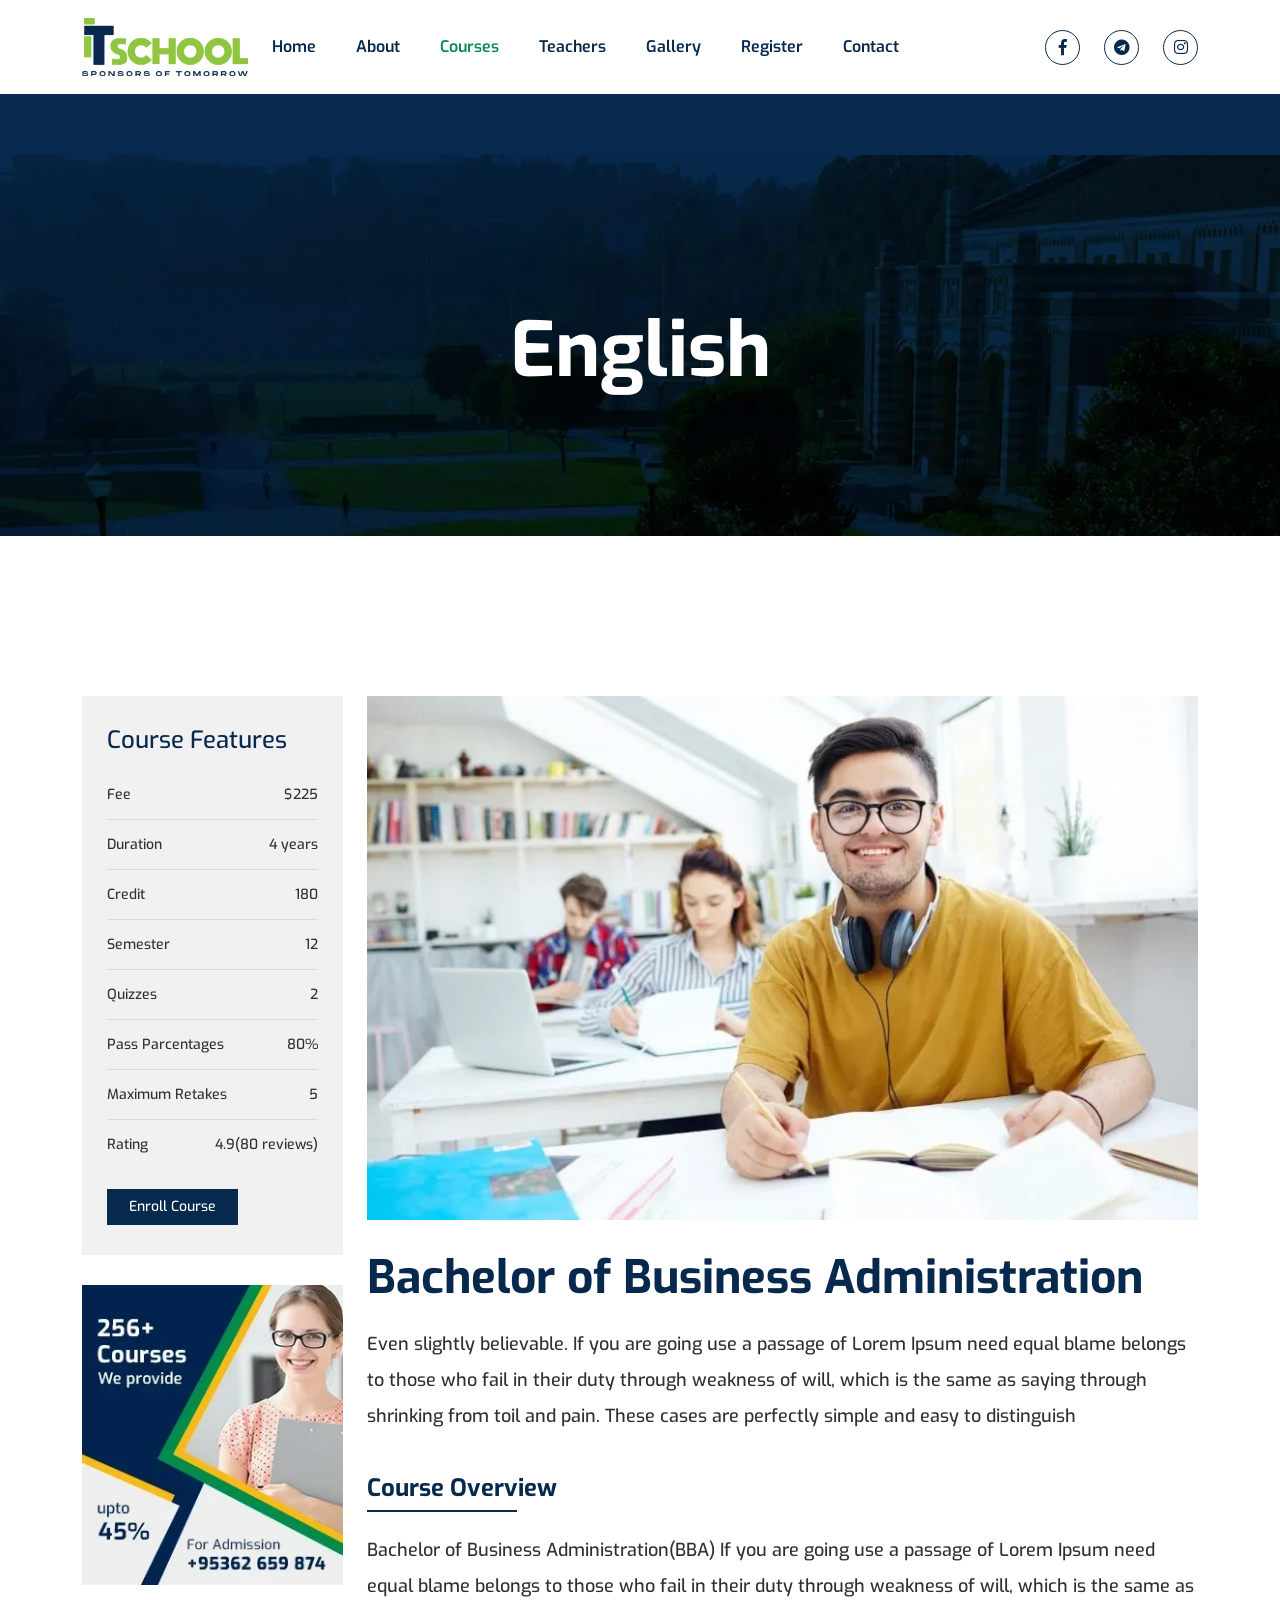
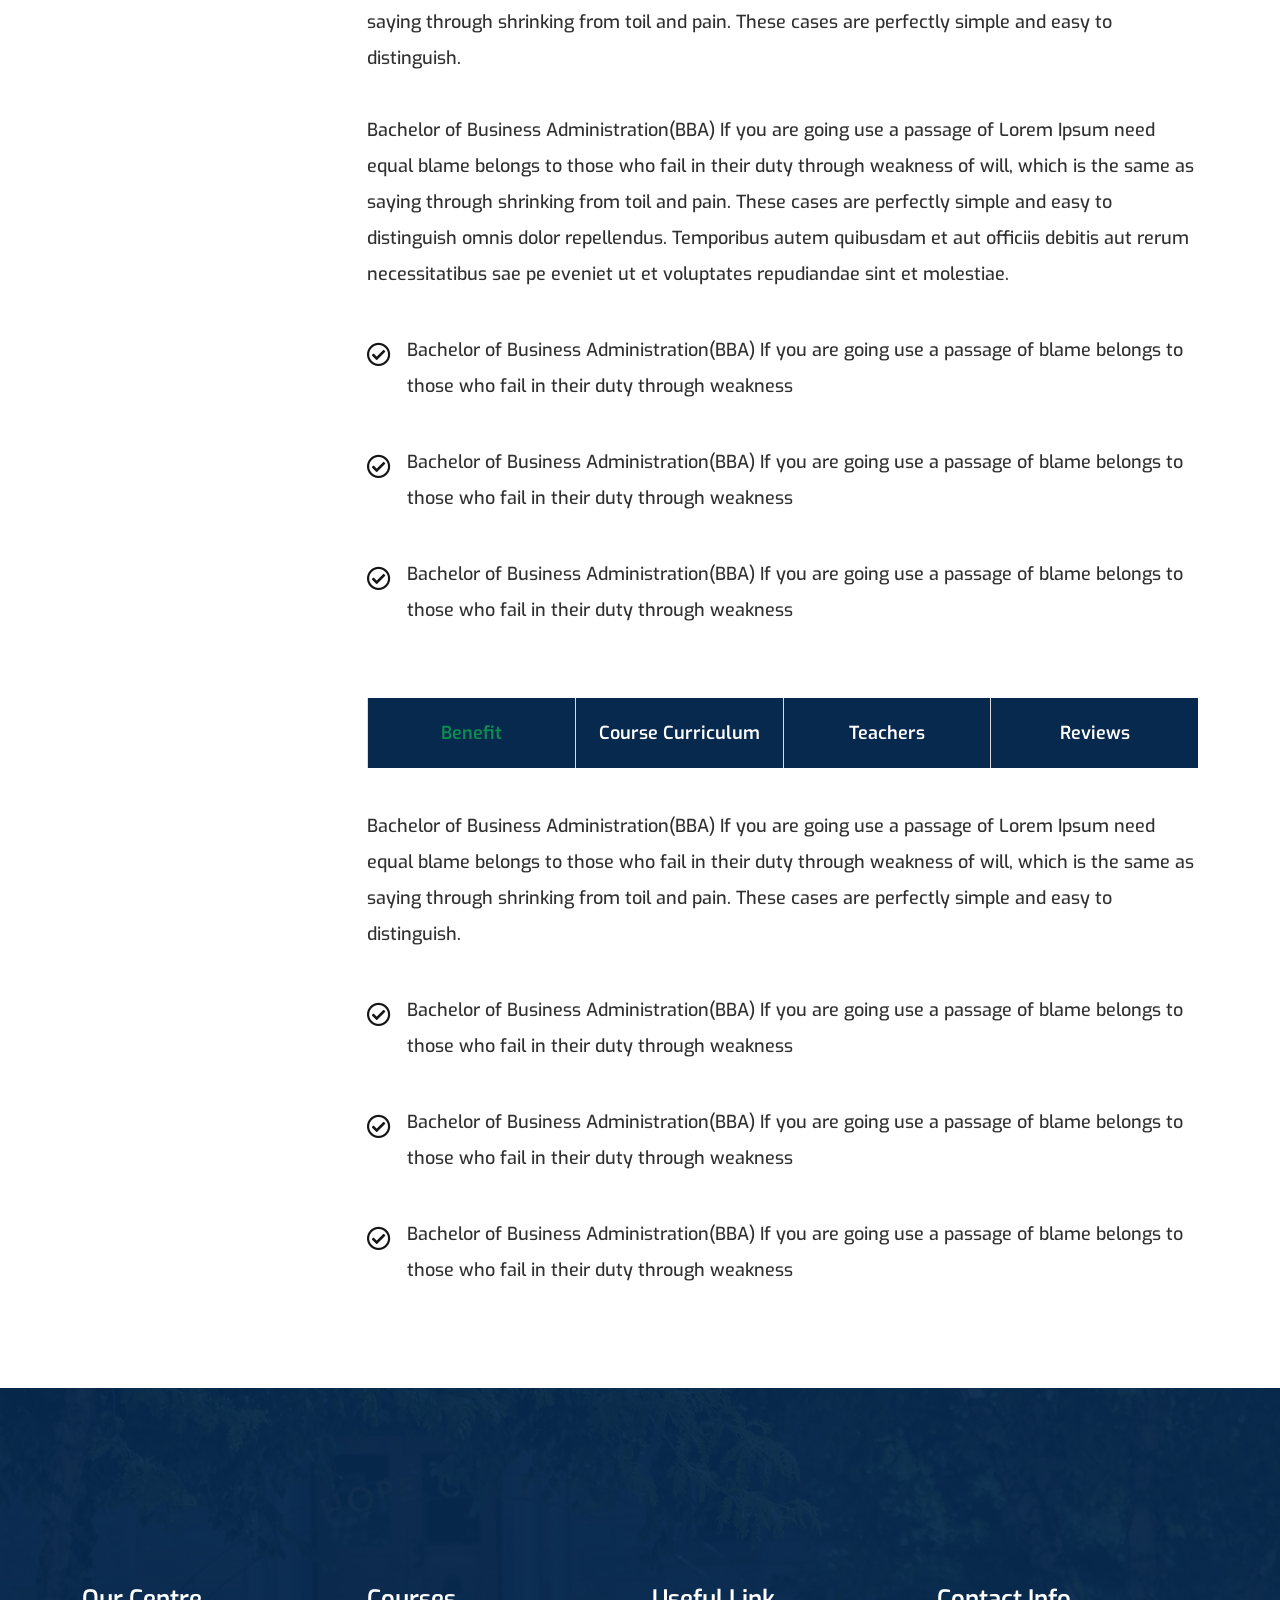
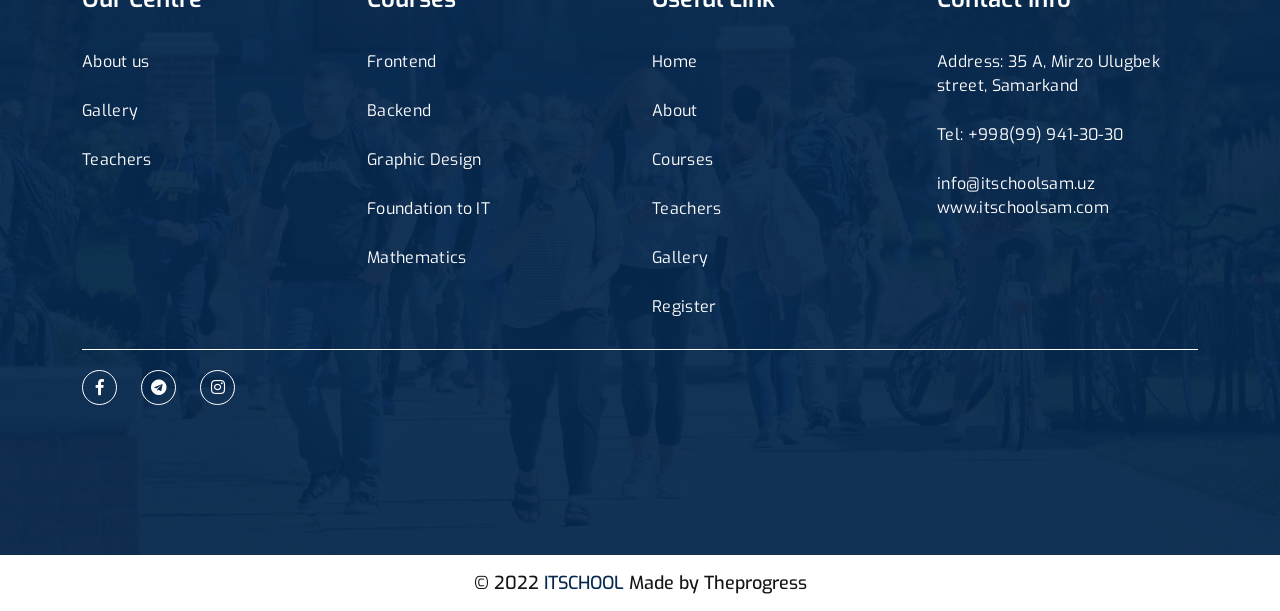
<file: english.html>
<!doctype html>
<html class="no-js" lang="en">

<head>
    <meta charset="utf-8">
    
    <!--====== Title ======-->
    <title>IT SCHOOL</title>
    
    <meta name="description" content="">
    <meta name="viewport" content="width=device-width, initial-scale=1">

    <!--====== Favicon Icon ======-->
    <link rel="shortcut icon" href="assets/images/favicon.webp" type="image/webp">
    
        
    <!-- CSS
    ============================================ -->

    <!--===== Vendor CSS (Bootstrap & Icon Font) =====-->
    <link rel="stylesheet" href="assets/css/plugins/bootstrap.min.css">
    <link rel="stylesheet" href="assets/css/plugins/fontawesome.min.css">
    <link rel="stylesheet" href="assets/css/plugins/default.css">


    <!--===== Plugins CSS (All Plugins Files) =====-->
    <link rel="stylesheet" href="assets/css/plugins/animate.min.css">
    <link rel="stylesheet" href="assets/css/plugins/slick.css">
    <link rel="stylesheet" href="assets/css/plugins/magnific-popup.css">

    <!--====== Main Style CSS ======-->
    <!-- <link rel="stylesheet" href="assets/css/style.css"> -->
    <link rel="stylesheet" href="assets/css/style.min.css">
    
</head>

<body>
    
    <!--====== Header Start ======-->

    <header class="header-area">
        <!-- <div class="header-top">
            <div class="container">
                <div class="header-top-wrapper d-flex flex-wrap justify-content-sm-between">
                    <div class="header-top-left mt-10">
                        <ul class="header-meta">
                            <li><a href="mailto://infoedumate@example.com">infoitschool@example.com</a></li>
                        </ul>
                    </div>
                    <div class="header-top-right mt-10">
                        <div class="header-link">
                            <a class="notice" href="notice.html">Notice</a>
                            <a class="login" href="login.html">Login</a>
                            <a class="register" href="register.html">Register</a>
                        </div>
                    </div>
                </div>
            </div>
        </div> -->

        <div id="navigation" class="navigation navigation-landscape">
            <div class="container position-relative">
                <div class="row align-items-center">
                    <div class="col-lg-2 col-md-2">
                        <div class="header-logo">
                            <a href="index.html"><img src="assets/images/logo.webp" width="80" alt="Logo"></a>
                        </div>
                    </div>
                    <div class="col-lg-7 col-md-6 position-static">
                        <div class="nav-toggle"></div>
                        <nav class="nav-menus-wrapper">
                            <ul class="nav-menu">
                                <li>
                                    <a href="index.html">Home</a>
                                </li>
                                <li>
                                    <a href="about-us.html">About</a>
                                </li>
                                <li>
                                    <a class="active" href="our-courses-3.html">Courses</a>
                                    <ul class="nav-dropdown nav-submenu">
                                        <li><a href="frontend.html">Frontend</a></li>
                                        <li><a href="backend.html">Backend</a></li>
                                        <li><a href="graphic.html">Graphic Design</a></li>
                                        <li><a href="foundation.html">Foundation IT</a></li>
                                        <li><a href="math.html">Mathematics</a></li>
                                    </ul>
                                </li>
                                <li>
                                    <a href="teachers.html">Teachers</a>
                                </li>
                                <li>
                                    <a href="gallery.html">Gallery</a>
                                </li>
                                <li><a href="register.html">Register</a></li>
                                <li><a href="contact.html">Contact</a></li>
                            </ul>
                        </nav>
                    </div>
                    <div class="col-lg-3 position-static">
                        <div class="footer-widget-wrapper justify-content-end">
                            <div class="footer-social">
                                <ul class="social">
                                    <li><a href="https://www.facebook.com/itschoolsam/"><i class="fab fa-facebook-f"></i></a></li>
                                    <li><a href="https://t.me/itschoolsam"><i class="fab fa-telegram"></i></a></li>
                                    <li><a href="https://www.instagram.com/it_school.uz/"><i class="fab fa-instagram"></i></a></li>
                                </ul>
                            </div>
                        </div>
                    </div>
                </div>
            </div>
        </div>
    </header>

    <!--====== Header Ends ======-->
    
    <!--====== Page Banner Start ======-->

    <section class="page-banner">
        <div class="page-banner-bg bg_cover" style="background-image: url(assets/images/page-banner.webp);">
            <div class="container">
                <div class="banner-content text-center">
                    <h2 class="title">English</h2>
                </div>
            </div>
        </div>
    </section>

    <!--====== Page Banner Ends ======-->

    <!--====== Courses Details Start ======-->

    <section class="courses-details pb-100">
        <div class="container">
            <div class="row flex-row-reverse">
                <div class="col-lg-9">
                    <div class="courses-details-content mt-50">
                        <img src="assets/images/courses-details.webp" width="845" height="533" alt="Course Details">

                        <h2 class="title">Bachelor of Business Administration</h2>

                        <p>Even slightly believable. If you are going use a passage of Lorem Ipsum need equal blame belongs to those who fail in their duty through weakness of will, which is the same as saying through shrinking from toil and pain. These cases are perfectly simple and easy to distinguish</p>

                        <h5 class="sub-title">Course Overview</h5>

                        <p>Bachelor of Business Administration(BBA) If you are going use a passage of Lorem Ipsum need equal blame belongs to those who fail in their duty through weakness of will, which is the same as saying through shrinking from toil and pain. These cases are perfectly simple and easy to distinguish. <br> <br> Bachelor of Business Administration(BBA) If you are going use a passage of Lorem Ipsum need equal blame belongs to those who fail in their duty through weakness of will, which is the same as saying through shrinking from toil and pain. These cases are perfectly simple and easy to distinguish omnis dolor repellendus. Temporibus autem quibusdam et aut officiis debitis aut rerum necessitatibus sae pe eveniet ut et voluptates repudiandae sint et molestiae.</p>

                        <ul class="courses-details-list">
                            <li>
                                <i class="far fa-check-circle"></i>
                                <p>Bachelor of Business Administration(BBA) If you are going use a passage of blame belongs to those who fail in their duty through weakness </p>
                            </li>
                            <li>
                                <i class="far fa-check-circle"></i>
                                <p>Bachelor of Business Administration(BBA) If you are going use a passage of blame belongs to those who fail in their duty through weakness </p>
                            </li>
                            <li>
                                <i class="far fa-check-circle"></i>
                                <p>Bachelor of Business Administration(BBA) If you are going use a passage of blame belongs to those who fail in their duty through weakness </p>
                            </li>
                        </ul>
                    </div>

                    <div class="courses-details-tab">
                        <ul class="nav nav-justified"">
                            <li class="nav-item"><a class="active" data-bs-toggle="tab" href="#benefit">Benefit</a></li>
                            <li class="nav-item"><a data-bs-toggle="tab" href="#curriculum">Course Curriculum</a></li>
                            <li class="nav-item"><a data-bs-toggle="tab" href="#teachers">Teachers</a></li>
                            <li class="nav-item"><a data-bs-toggle="tab" href="#reviews">Reviews</a></li>
                        </ul>
                        <div class="tab-content" id="myTabContent">
                            <div class="tab-pane fade show active" id="benefit">
                                <div class="benefit-content">
                                    <p>Bachelor of Business Administration(BBA) If you are going use a passage of Lorem Ipsum need equal blame belongs to those who fail in their duty through weakness of will, which is the same as saying through shrinking from toil and pain. These cases are perfectly simple and easy to distinguish.</p>
                                    <ul class="courses-details-list">
                                        <li>
                                            <i class="far fa-check-circle"></i>
                                            <p>Bachelor of Business Administration(BBA) If you are going use a passage of blame belongs to those who fail in their duty through weakness </p>
                                        </li>
                                        <li>
                                            <i class="far fa-check-circle"></i>
                                            <p>Bachelor of Business Administration(BBA) If you are going use a passage of blame belongs to those who fail in their duty through weakness </p>
                                        </li>
                                        <li>
                                            <i class="far fa-check-circle"></i>
                                            <p>Bachelor of Business Administration(BBA) If you are going use a passage of blame belongs to those who fail in their duty through weakness </p>
                                        </li>
                                    </ul>
                                </div>
                            </div>
                            <div class="tab-pane fade" id="curriculum">
                                <div class="curriculum-content">
                                    <div class="row">
                                        <div class="col-md-4 col-sm-6">
                                            <div class="single-curriculum">
                                                <h4 class="title">1st Semester</h4>
                                                <ul class="curriculum-list">
                                                    <li><a href="#"><i class="fal fa-book"></i> Lessons 1.1: Introduction</a></li>
                                                    <li><a href="#"><i class="fal fa-book"></i> Lessons 1.2: Know about BBA</a></li>
                                                    <li><a href="#"><i class="fal fa-book"></i> Lessons 1.3: How to improve</a></li>
                                                    <li><a href="#"><i class="fal fa-book"></i> Lessons 1.4: Business Math</a></li>
                                                    <li><a href="#"><i class="fal fa-book"></i> Lessons 1.1: Social Marketing</a></li>
                                                </ul>
                                            </div>                                           
                                        </div>
                                        <div class="col-md-4 col-sm-6">
                                            <div class="single-curriculum">
                                                <h4 class="title">2nd Semester</h4>
                                                <ul class="curriculum-list">
                                                    <li><a href="#"><i class="fal fa-book"></i> Lessons 1.1: Introduction</a></li>
                                                    <li><a href="#"><i class="fal fa-book"></i> Lessons 1.2: Know about BBA</a></li>
                                                    <li><a href="#"><i class="fal fa-book"></i> Lessons 1.3: How to improve</a></li>
                                                    <li><a href="#"><i class="fal fa-book"></i> Lessons 1.4: Business Math</a></li>
                                                    <li><a href="#"><i class="fal fa-book"></i> Lessons 1.1: Social Marketing</a></li>
                                                </ul>
                                            </div>                                           
                                        </div>
                                        <div class="col-md-4 col-sm-6">
                                            <div class="single-curriculum">
                                                <h4 class="title">3rd Semester</h4>
                                                <ul class="curriculum-list">
                                                    <li><a href="#"><i class="fal fa-book"></i> Lessons 1.1: Introduction</a></li>
                                                    <li><a href="#"><i class="fal fa-book"></i> Lessons 1.2: Know about BBA</a></li>
                                                    <li><a href="#"><i class="fal fa-book"></i> Lessons 1.3: How to improve</a></li>
                                                    <li><a href="#"><i class="fal fa-book"></i> Lessons 1.4: Business Math</a></li>
                                                    <li><a href="#"><i class="fal fa-book"></i> Lessons 1.1: Social Marketing</a></li>
                                                </ul>
                                            </div>                                           
                                        </div>
                                        <div class="col-md-4 col-sm-6">
                                            <div class="single-curriculum">
                                                <h4 class="title">4th Semester</h4>
                                                <ul class="curriculum-list">
                                                    <li><a href="#"><i class="fal fa-book"></i> Lessons 1.1: Introduction</a></li>
                                                    <li><a href="#"><i class="fal fa-book"></i> Lessons 1.2: Know about BBA</a></li>
                                                    <li><a href="#"><i class="fal fa-book"></i> Lessons 1.3: How to improve</a></li>
                                                    <li><a href="#"><i class="fal fa-book"></i> Lessons 1.4: Business Math</a></li>
                                                    <li><a href="#"><i class="fal fa-book"></i> Lessons 1.1: Social Marketing</a></li>
                                                </ul>
                                            </div>                                           
                                        </div>
                                        <div class="col-md-4 col-sm-6">
                                            <div class="single-curriculum">
                                                <h4 class="title">5th Semester</h4>
                                                <ul class="curriculum-list">
                                                    <li><a href="#"><i class="fal fa-book"></i> Lessons 1.1: Introduction</a></li>
                                                    <li><a href="#"><i class="fal fa-book"></i> Lessons 1.2: Know about BBA</a></li>
                                                    <li><a href="#"><i class="fal fa-book"></i> Lessons 1.3: How to improve</a></li>
                                                    <li><a href="#"><i class="fal fa-book"></i> Lessons 1.4: Business Math</a></li>
                                                    <li><a href="#"><i class="fal fa-book"></i> Lessons 1.1: Social Marketing</a></li>
                                                </ul>
                                            </div>                                           
                                        </div>
                                        <div class="col-md-4 col-sm-6">
                                            <div class="single-curriculum">
                                                <h4 class="title">6th Semester</h4>
                                                <ul class="curriculum-list">
                                                    <li><a href="#"><i class="fal fa-book"></i> Lessons 1.1: Introduction</a></li>
                                                    <li><a href="#"><i class="fal fa-book"></i> Lessons 1.2: Know about BBA</a></li>
                                                    <li><a href="#"><i class="fal fa-book"></i> Lessons 1.3: How to improve</a></li>
                                                    <li><a href="#"><i class="fal fa-book"></i> Lessons 1.4: Business Math</a></li>
                                                    <li><a href="#"><i class="fal fa-book"></i> Lessons 1.1: Social Marketing</a></li>
                                                </ul>
                                            </div>                                           
                                        </div>
                                        <div class="col-md-4 col-sm-6">
                                            <div class="single-curriculum">
                                                <h4 class="title">7st Semester</h4>
                                                <ul class="curriculum-list">
                                                    <li><a href="#"><i class="fal fa-book"></i> Lessons 1.1: Introduction</a></li>
                                                    <li><a href="#"><i class="fal fa-book"></i> Lessons 1.2: Know about BBA</a></li>
                                                    <li><a href="#"><i class="fal fa-book"></i> Lessons 1.3: How to improve</a></li>
                                                    <li><a href="#"><i class="fal fa-book"></i> Lessons 1.4: Business Math</a></li>
                                                    <li><a href="#"><i class="fal fa-book"></i> Lessons 1.1: Social Marketing</a></li>
                                                </ul>
                                            </div>                                           
                                        </div>
                                        <div class="col-md-4 col-sm-6">
                                            <div class="single-curriculum">
                                                <h4 class="title">8th Semester</h4>
                                                <ul class="curriculum-list">
                                                    <li><a href="#"><i class="fal fa-book"></i> Lessons 1.1: Introduction</a></li>
                                                    <li><a href="#"><i class="fal fa-book"></i> Lessons 1.2: Know about BBA</a></li>
                                                    <li><a href="#"><i class="fal fa-book"></i> Lessons 1.3: How to improve</a></li>
                                                    <li><a href="#"><i class="fal fa-book"></i> Lessons 1.4: Business Math</a></li>
                                                    <li><a href="#"><i class="fal fa-book"></i> Lessons 1.1: Social Marketing</a></li>
                                                </ul>
                                            </div>                                           
                                        </div>
                                        <div class="col-md-4 col-sm-6">
                                            <div class="single-curriculum">
                                                <h4 class="title">9th Semester</h4>
                                                <ul class="curriculum-list">
                                                    <li><a href="#"><i class="fal fa-book"></i> Lessons 1.1: Introduction</a></li>
                                                    <li><a href="#"><i class="fal fa-book"></i> Lessons 1.2: Know about BBA</a></li>
                                                    <li><a href="#"><i class="fal fa-book"></i> Lessons 1.3: How to improve</a></li>
                                                    <li><a href="#"><i class="fal fa-book"></i> Lessons 1.4: Business Math</a></li>
                                                    <li><a href="#"><i class="fal fa-book"></i> Lessons 1.1: Social Marketing</a></li>
                                                </ul>
                                            </div>                                           
                                        </div>
                                        <div class="col-md-4 col-sm-6">
                                            <div class="single-curriculum">
                                                <h4 class="title">10th Semester</h4>
                                                <ul class="curriculum-list">
                                                    <li><a href="#"><i class="fal fa-book"></i> Lessons 1.1: Introduction</a></li>
                                                    <li><a href="#"><i class="fal fa-book"></i> Lessons 1.2: Know about BBA</a></li>
                                                    <li><a href="#"><i class="fal fa-book"></i> Lessons 1.3: How to improve</a></li>
                                                    <li><a href="#"><i class="fal fa-book"></i> Lessons 1.4: Business Math</a></li>
                                                    <li><a href="#"><i class="fal fa-book"></i> Lessons 1.1: Social Marketing</a></li>
                                                </ul>
                                            </div>                                           
                                        </div>
                                        <div class="col-md-4 col-sm-6">
                                            <div class="single-curriculum">
                                                <h4 class="title">11th Semester</h4>
                                                <ul class="curriculum-list">
                                                    <li><a href="#"><i class="fal fa-book"></i> Lessons 1.1: Introduction</a></li>
                                                    <li><a href="#"><i class="fal fa-book"></i> Lessons 1.2: Know about BBA</a></li>
                                                    <li><a href="#"><i class="fal fa-book"></i> Lessons 1.3: How to improve</a></li>
                                                    <li><a href="#"><i class="fal fa-book"></i> Lessons 1.4: Business Math</a></li>
                                                    <li><a href="#"><i class="fal fa-book"></i> Lessons 1.1: Social Marketing</a></li>
                                                </ul>
                                            </div>                                           
                                        </div>
                                        <div class="col-md-4 col-sm-6">
                                            <div class="single-curriculum">
                                                <h4 class="title">12th Semester</h4>
                                                <ul class="curriculum-list">
                                                    <li><a href="#"><i class="fal fa-book"></i> Lessons 1.1: Introduction</a></li>
                                                    <li><a href="#"><i class="fal fa-book"></i> Lessons 1.2: Know about BBA</a></li>
                                                    <li><a href="#"><i class="fal fa-book"></i> Lessons 1.3: How to improve</a></li>
                                                    <li><a href="#"><i class="fal fa-book"></i> Lessons 1.4: Business Math</a></li>
                                                    <li><a href="#"><i class="fal fa-book"></i> Lessons 1.1: Social Marketing</a></li>
                                                </ul>
                                            </div>                                           
                                        </div>
                                    </div>
                                </div>
                            </div>
                            <div class="tab-pane fade" id="teachers">
                                <div class="courses-teachers">
                                    <div class="row">
                                        <div class="col-md-4 col-sm-6">
                                            <div class="single-teacher mt-30 text-center">
                                                <div class="teacher-social">
                                                    <ul class="social">
                                                        <li><a href="#"><i class="fab fa-facebook-f"></i></a></li>
                                                        <li><a href="#"><i class="fab fa-twitter"></i></a></li>
                                                        <li><a href="#"><i class="fab fa-instagram"></i></a></li>
                                                        <li><a href="#"><i class="fab fa-linkedin-in"></i></a></li>
                                                    </ul>
                                                </div>
                                                <div class="teacher-image">
                                                    <a href="teacher-details.html">
                                                        <img src="assets/images/teachers/teacher-1.webp" alt="teacher">
                                                    </a>
                                                </div>
                                                <div class="teacher-content">
                                                    <h4 class="name"><a href="teacher-details.html">Roberto Carlos</a></h4>
                                                </div>
                                            </div>
                                        </div>
                                        <div class="col-md-4 col-sm-6">
                                            <div class="single-teacher mt-30 text-center">
                                                <div class="teacher-social">
                                                    <ul class="social">
                                                        <li><a href="#"><i class="fab fa-facebook-f"></i></a></li>
                                                        <li><a href="#"><i class="fab fa-twitter"></i></a></li>
                                                        <li><a href="#"><i class="fab fa-instagram"></i></a></li>
                                                        <li><a href="#"><i class="fab fa-linkedin-in"></i></a></li>
                                                    </ul>
                                                </div>
                                                <div class="teacher-image">
                                                    <a href="teacher-details.html">
                                                        <img src="assets/images/teachers/teacher-2.webp" alt="teacher">
                                                    </a>
                                                </div>
                                                <div class="teacher-content">
                                                    <h4 class="name"><a href="teacher-details.html">Roberto Carlos</a></h4>
                                                </div>
                                            </div>
                                        </div>
                                        <div class="col-md-4 col-sm-6">
                                            <div class="single-teacher mt-30 text-center">
                                                <div class="teacher-social">
                                                    <ul class="social">
                                                        <li><a href="#"><i class="fab fa-facebook-f"></i></a></li>
                                                        <li><a href="#"><i class="fab fa-twitter"></i></a></li>
                                                        <li><a href="#"><i class="fab fa-instagram"></i></a></li>
                                                        <li><a href="#"><i class="fab fa-linkedin-in"></i></a></li>
                                                    </ul>
                                                </div>
                                                <div class="teacher-image">
                                                    <a href="teacher-details.html">
                                                        <img src="assets/images/teachers/teacher-3.webp" alt="teacher">
                                                    </a>
                                                </div>
                                                <div class="teacher-content">
                                                    <h4 class="name"><a href="teacher-details.html">Roberto Carlos</a></h4>
                                                </div>
                                            </div>
                                        </div>
                                    </div>
                                </div>
                            </div>
                            <div class="tab-pane fade" id="reviews">
                                <div class="courses-reviews">
                                    <div class="review-wrapper">
                                        <div class="review-star">
                                            <div class="single-review">
                                                <span class="label">Stars 5</span>
                                                <div class="review-bar">
                                                    <div class="bar-inner" style="width: 100%;"></div>
                                                </div>
                                                <span class="value">35</span>
                                            </div>
                                            <div class="single-review">
                                                <span class="label">Stars 4</span>
                                                <div class="review-bar">
                                                    <div class="bar-inner" style="width: 80%;"></div>
                                                </div>
                                                <span class="value">10</span>
                                            </div>
                                            <div class="single-review">
                                                <span class="label">Stars 3</span>
                                                <div class="review-bar">
                                                    <div class="bar-inner" style="width: 55%;"></div>
                                                </div>
                                                <span class="value">8</span>
                                            </div>
                                            <div class="single-review">
                                                <span class="label">Stars 2</span>
                                                <div class="review-bar">
                                                    <div class="bar-inner" style="width: 0;"></div>
                                                </div>
                                                <span class="value">0</span>
                                            </div>
                                            <div class="single-review">
                                                <span class="label">Stars 1</span>
                                                <div class="review-bar">
                                                    <div class="bar-inner" style="width: 0;"></div>
                                                </div>
                                                <span class="value">0</span>
                                            </div>
                                        </div>
                                        <div class="review-point">
                                            <span>4.9</span>
                                        </div>
                                    </div>

                                    <div class="review-form">
                                        <div class="review-rating">
                                            <h5 class="title">Write a Review</h5>

                                            <ul id='stars'>
                                                <li class='star' title='Poor' data-value='1'>
                                                  <i class='fas fa-star'></i>
                                                </li>
                                                <li class='star' title='Fair' data-value='2'>
                                                  <i class='fas fa-star'></i>
                                                </li>
                                                <li class='star' title='Good' data-value='3'>
                                                  <i class='fas fa-star'></i>
                                                </li>
                                                <li class='star' title='Excellent' data-value='4'>
                                                  <i class='fas fa-star'></i>
                                                </li>
                                                <li class='star' title='WOW!!!' data-value='5'>
                                                  <i class='fas fa-star'></i>
                                                </li>
                                            </ul>
                                        </div>

                                        <div class="review-form-wrapper">
                                            <form action="#">
                                                <div class="row">
                                                    <div class="col-md-6">
                                                        <div class="single-form">
                                                            <input type="text" placeholder="Name">
                                                        </div>
                                                    </div>
                                                    <div class="col-md-6">
                                                        <div class="single-form">
                                                            <input type="email" placeholder="Email">
                                                        </div>
                                                    </div>
                                                    <div class="col-md-6">
                                                        <div class="single-form">
                                                            <input type="text" placeholder="Phone">
                                                        </div>
                                                    </div>
                                                    <div class="col-md-6">
                                                        <div class="single-form">
                                                            <input type="text" placeholder="Title">
                                                        </div>
                                                    </div>
                                                    <div class="col-md-12">
                                                        <div class="single-form">
                                                            <textarea placeholder="Write here..."></textarea>
                                                        </div>
                                                    </div>
                                                    <div class="col-md-12">
                                                        <div class="single-form">
                                                            <button class="main-btn">Submit now</button>
                                                        </div>
                                                    </div>
                                                </div>
                                            </form>
                                        </div>
                                    </div>
                                </div>
                            </div>
                        </div>
                    </div>
                </div>
                <div class="col-lg-3">
                    <div class="courses-sidebar pt-20">
                        <div class="courses-features mt-30">
                            <div class="sidebar-title">
                                <h4 class="title">Course Features</h4>
                            </div>
                            <ul class="courses-features-items">
                                <li>Fee <strong>$225</strong></li>
                                <li>Duration <strong>4 years</strong></li>
                                <li>Credit <strong>180</strong></li>
                                <li>Semester <strong>12</strong></li>
                                <li>Quizzes <strong>2</strong></li>
                                <li>Pass Parcentages <strong>80%</strong></li>
                                <li>Maximum Retakes <strong>5</strong></li>
                                <li>Rating <strong>4.9(80 reviews)</strong></li>
                            </ul>
                            <div class="sidebar-btn">
                                <a class="main-btn" href="#">Enroll Course</a>
                            </div>
                        </div>

                        <div class="courses-sidebar-banner mt-30">
                            <a href="#">
                                <img src="assets/images/banner.webp" width="270" height="310" alt="Banner">
                            </a>
                        </div>
                    </div>
                </div>
            </div>
        </div>
    </section>

    <!--====== Courses Details Ends ======-->
    
    <!--====== Newsletter Start ======-->

    <!-- <section class="newsletter-area-2">
        <div class="container">
            <div class="newsletter-wrapper bg_cover" style="background-image: url(assets/images/newsletter-bg-1.webp);">
                <div class="row align-items-center">
                    <div class="col-lg-5">
                        <div class="section-title-2 mt-25">
                            <h2 class="title">Subscribe our Newsletter</h2>
                            <span class="line"></span>
                            <p>Even slightly believable. If you are going use a passage of Lorem Ipsum need some</p>
                        </div>
                    </div>
                    <div class="col-lg-7">
                        <div class="newsletter-form mt-30">
                            <form action="#">
                                <input type="text" placeholder="Enter your email here">
                                <button class="main-btn main-btn-2">Subscribe now</button>
                            </form>
                        </div>
                    </div>
                </div>
            </div>
        </div>
    </section> -->

    <!--====== Newsletter Ends ======-->
    
    <!--====== Footer Start ======-->

    <section class="footer-area bg_cover" style="background-image: url(assets/images/counter-bg.webp);">
        <div class="footer-widget">
            <div class="container">
                <div class="row">
                    <div class="col-md-3 col-sm-6">
                        <div class="footer-link mt-45">
                            <h4 class="footer-title">Our Centre</h4>
                            <ul class="link-list">
                                <li><a href="about-us.html">About us</a></li>
                                <li><a href="gallery.html">Gallery</a></li>
                                <li><a href="teachers.html">Teachers</a></li>
                            </ul>
                        </div>
                    </div>
                    <div class="col-md-3 col-sm-6">
                        <div class="footer-link mt-45">
                            <h4 class="footer-title">Courses</h4>
                            <ul class="link-list">
                                <li><a href="frontend.html">Frontend</a></li>
                                <li><a href="backend.html">Backend</a></li>
                                <li><a href="graphic.html">Graphic Design</a></li>
                                <li><a href="foundation.html">Foundation to IT</a></li>
                                <li><a href="math.html">Mathematics</a></li>
                            </ul>
                        </div>
                    </div>
                    <div class="col-md-3 col-sm-6">
                        <div class="footer-link mt-45">
                            <h4 class="footer-title">Useful Link</h4>
                            <ul class="link-list">
                                <li><a href="index.html">Home</a></li>
                                <li><a href="about-us.html">About</a></li>
                                <li><a href="our-courses-3.html">Courses</a></li>
                                <li><a href="teachers.html">Teachers</a></li>
                                <li><a href="gallery.html">Gallery</a></li>
                                <li><a href="register.html">Register</a></li>
                            </ul>
                        </div>
                    </div>
                    <div class="col-md-3 col-sm-6">
                        <div class="footer-link mt-45">
                            <h4 class="footer-title">Contact Info</h4>
                            <ul class="link-list">
                                <li>
                                    <p>Address: 35 A, Mirzo Ulugbek street, Samarkand</p>
                                </li>
                                <li>
                                    <p><a href="tel:+998999413030">Tel: +998(99) 941-30-30</a></p>
                                </li>
                                <li>
                                    <p><a href="mailto://info@itschoolsam.uz">info@itschoolsam.uz</a></p>
                                    <p><a href="#">www.itschoolsam.com</a></p>
                                </li>
                            </ul>
                        </div>
                    </div>
                </div>
                <div class="footer-widget-wrapper">
                    <div class="footer-social">
                        <ul class="social">
                            <li><a href="https://www.facebook.com/itschoolsam/"><i class="fab fa-facebook-f"></i></a></li>
                            <li><a href="https://t.me/itschoolsam"><i class="fab fa-telegram"></i></a></li>
                            <li><a href="https://www.instagram.com/it_school.uz/"><i class="fab fa-instagram"></i></a></li>
                        </ul>
                    </div>
                </div>
            </div>
        </div>
        <div class="footer-copyright">
            <div class="container">
                <div class="copyright text-center">
                    <p>&copy; 2022 <span> ITSCHOOL </span> Made by <a href="https://theprogress.uz/">Theprogress</a></p>
                </div>
            </div>
        </div>
    </section>

    <!--====== Footer Ends ======-->

    <!--====== BACK TOP TOP PART START ======-->

    <a href="#" class="back-to-top"><i class="fal fa-chevron-up"></i></a>

    <!--====== BACK TOP TOP PART ENDS ======-->
    
    <!--====== Start ======-->

<!--
    <section class="">
        <div class="container">
            <div class="row">
                <div class="col-lg-">
                    
                </div>
            </div>
        </div>
    </section>
-->

    <!--====== Ends ======-->




    <!--====== Jquery js ======-->
    <script src="assets/js/vendor/jquery-3.6.0.min.js"></script>
    <script src="assets/js/vendor/modernizr-3.7.1.min.js"></script>
    
    <!--====== All Plugins js ======-->
    <script src="assets/js/plugins/popper.min.js"></script>
    <script src="assets/js/plugins/bootstrap.min.js"></script>
    <script src="assets/js/plugins/slick.min.js"></script>
    <script src="assets/js/plugins/jquery.magnific-popup.min.js"></script>
    <script src="assets/js/plugins/imagesloaded.pkgd.min.js"></script>
    <script src="assets/js/plugins/isotope.pkgd.min.js"></script>
    <script src="assets/js/plugins/wow.min.js"></script>
    <script src="assets/js/plugins/ajax-contact.js"></script>
    

    <!--====== Main Activation  js ======-->
    <script src="assets/js/main.js"></script>
    
    
</body>


<!-- Mirrored from template.hasthemes.com/edumate-v1/edumate/courses-details.html by HTTrack Website Copier/3.x [XR&CO'2014], Sat, 12 Feb 2022 16:27:29 GMT -->
</html>
</file>
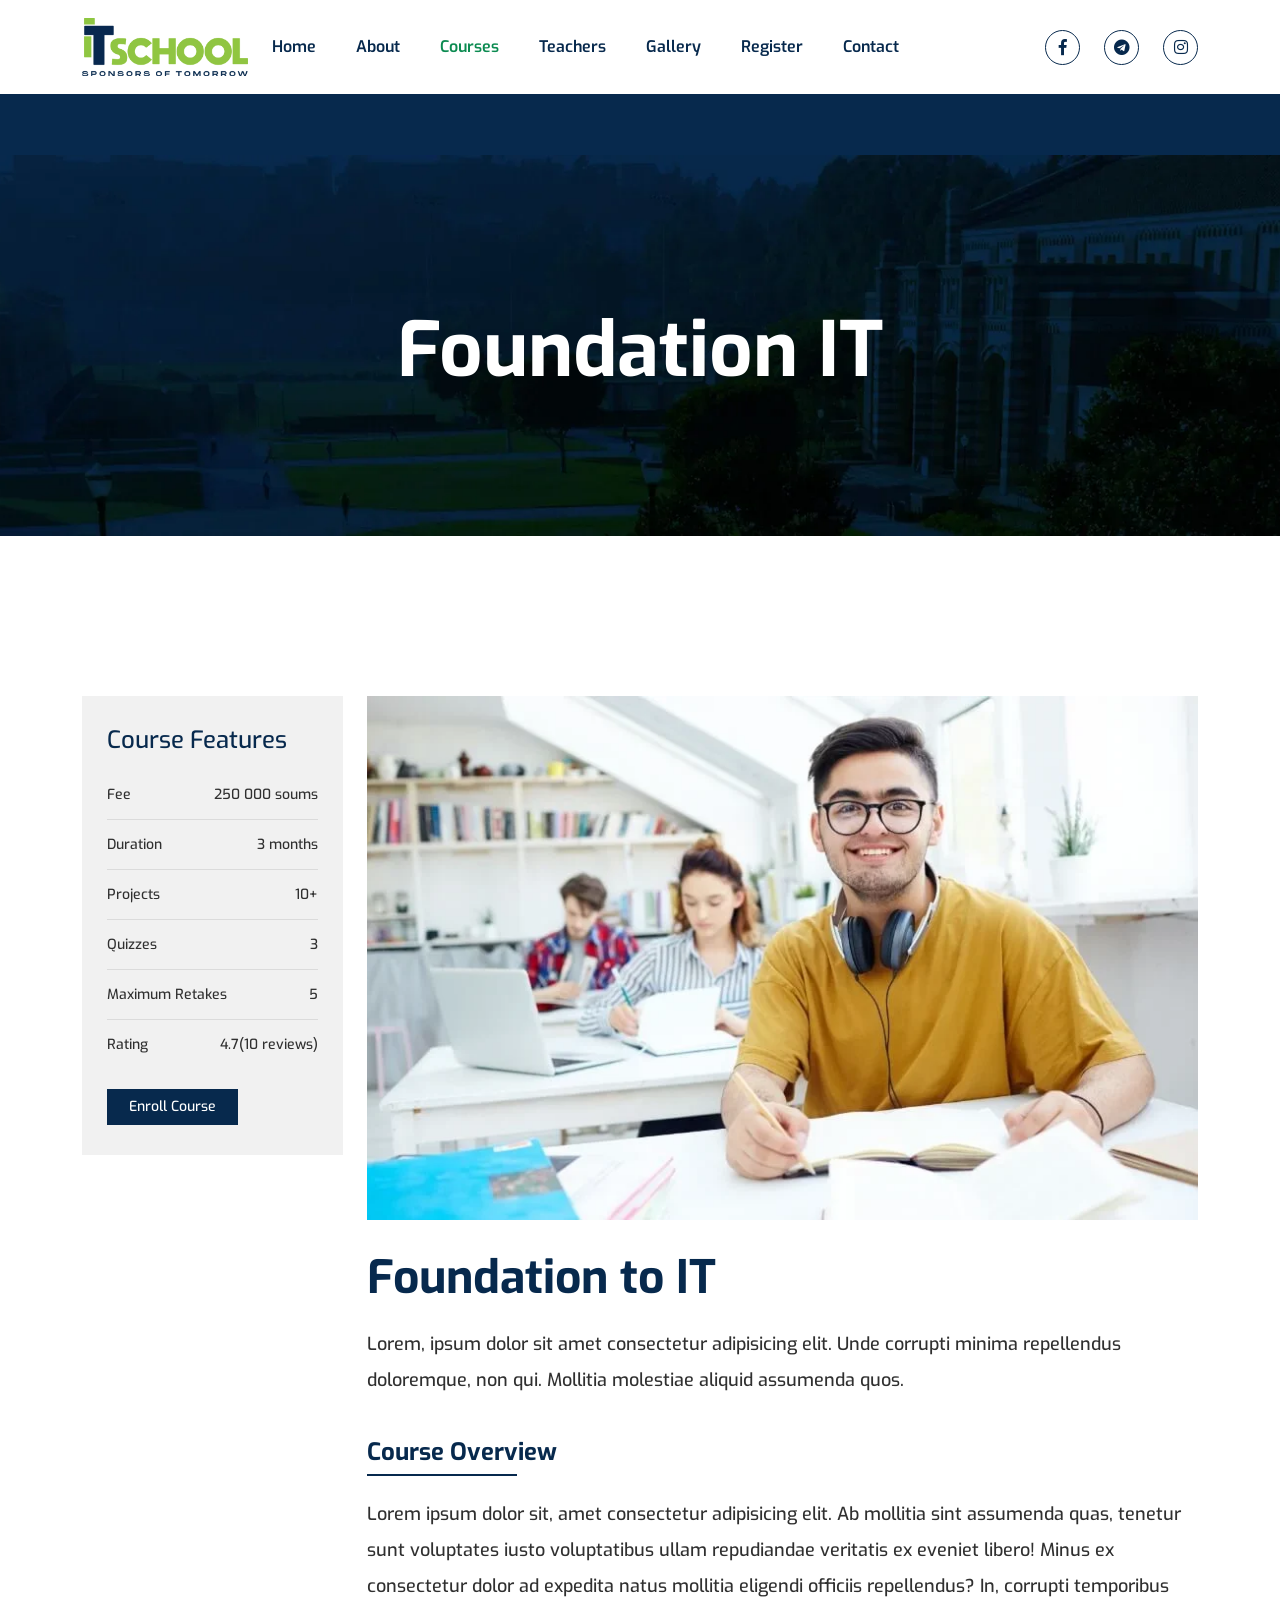
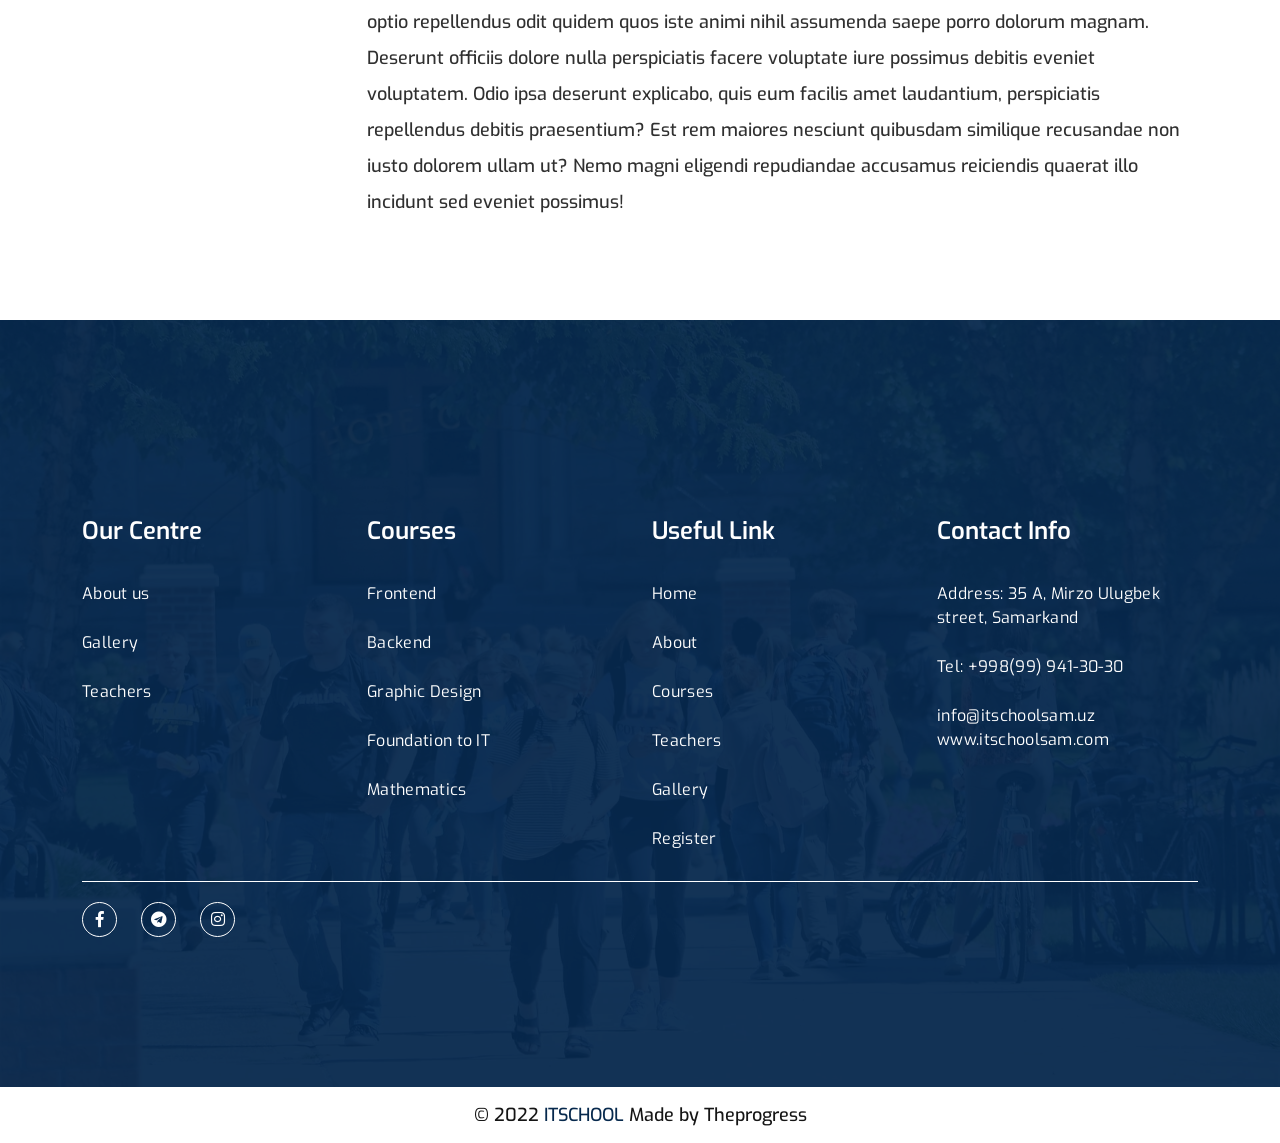
<file: foundation.html>
<!doctype html>
<html class="no-js" lang="en">

<head>
    <meta charset="utf-8">
    
    <!--====== Title ======-->
    <title>IT SCHOOL</title>
    
    <meta name="description" content="">
    <meta name="viewport" content="width=device-width, initial-scale=1">

    <!--====== Favicon Icon ======-->
    <link rel="shortcut icon" href="assets/images/favicon.webp" type="image/webp">
    
        
    <!-- CSS
    ============================================ -->

    <!--===== Vendor CSS (Bootstrap & Icon Font) =====-->
    <link rel="stylesheet" href="assets/css/plugins/bootstrap.min.css">
    <link rel="stylesheet" href="assets/css/plugins/fontawesome.min.css">
    <link rel="stylesheet" href="assets/css/plugins/default.css">


    <!--===== Plugins CSS (All Plugins Files) =====-->
    <link rel="stylesheet" href="assets/css/plugins/animate.min.css">
    <link rel="stylesheet" href="assets/css/plugins/slick.css">
    <link rel="stylesheet" href="assets/css/plugins/magnific-popup.css">

    <!--====== Main Style CSS ======-->
    <!-- <link rel="stylesheet" href="assets/css/style.css"> -->
    <link rel="stylesheet" href="assets/css/style.min.css">
    
</head>

<body>
    
    <!--====== Header Start ======-->

    <header class="header-area">
        <!-- <div class="header-top">
            <div class="container">
                <div class="header-top-wrapper d-flex flex-wrap justify-content-sm-between">
                    <div class="header-top-left mt-10">
                        <ul class="header-meta">
                            <li><a href="mailto://infoedumate@example.com">infoitschool@example.com</a></li>
                        </ul>
                    </div>
                    <div class="header-top-right mt-10">
                        <div class="header-link">
                            <a class="notice" href="notice.html">Notice</a>
                            <a class="login" href="login.html">Login</a>
                            <a class="register" href="register.html">Register</a>
                        </div>
                    </div>
                </div>
            </div>
        </div> -->

        <div id="navigation" class="navigation navigation-landscape">
            <div class="container position-relative">
                <div class="row align-items-center">
                    <div class="col-lg-2 col-md-2">
                        <div class="header-logo">
                            <a href="index.html"><img src="assets/images/logo.webp" width="80" alt="Logo"></a>
                        </div>
                    </div>
                    <div class="col-lg-7 col-md-6 position-static">
                        <div class="nav-toggle"></div>
                        <nav class="nav-menus-wrapper">
                            <ul class="nav-menu">
                                <li>
                                    <a href="index.html">Home</a>
                                </li>
                                <li>
                                    <a href="about-us.html">About</a>
                                </li>
                                <li>
                                    <a class="active" href="our-courses-3.html">Courses</a>
                                    <ul class="nav-dropdown nav-submenu">
                                        <li><a href="frontend.html">Frontend</a></li>
                                        <li><a href="backend.html">Backend</a></li>
                                        <li><a href="graphic.html">Graphic Design</a></li>
                                        <li><a href="foundation.html">Foundation IT</a></li>
                                        <li><a href="math.html">Mathematics</a></li>
                                    </ul>
                                </li>
                                <li>
                                    <a href="teachers.html">Teachers</a>
                                </li>
                                <li>
                                    <a href="gallery.html">Gallery</a>
                                </li>
                                <li><a href="register.html">Register</a></li>
                                <li><a href="contact.html">Contact</a></li>
                            </ul>
                        </nav>
                    </div>
                    <div class="col-lg-3 position-static">
                        <div class="footer-widget-wrapper justify-content-end">
                            <div class="footer-social">
                                <ul class="social">
                                    <li><a href="https://www.facebook.com/itschoolsam/"><i class="fab fa-facebook-f"></i></a></li>
                                    <li><a href="https://t.me/itschoolsam"><i class="fab fa-telegram"></i></a></li>
                                    <li><a href="https://www.instagram.com/it_school.uz/"><i class="fab fa-instagram"></i></a></li>
                                </ul>
                            </div>
                        </div>
                    </div>
                </div>
            </div>
        </div>
    </header>

    <!--====== Header Ends ======-->
    
    <!--====== Page Banner Start ======-->

    <section class="page-banner">
        <div class="page-banner-bg bg_cover" style="background-image: url(assets/images/page-banner.webp);">
            <div class="container">
                <div class="banner-content text-center">
                    <h2 class="title">Foundation IT</h2>
                </div>
            </div>
        </div>
    </section>

    <!--====== Page Banner Ends ======-->

    <!--====== Courses Details Start ======-->

    <section class="courses-details pb-100">
        <div class="container">
            <div class="row flex-row-reverse">
                <div class="col-lg-9">
                    <div class="courses-details-content mt-50">
                        <img src="assets/images/courses-details.webp" width="845" height="533" alt="Course Details">

                        <h2 class="title">Foundation to IT</h2>

                        <p>Lorem, ipsum dolor sit amet consectetur adipisicing elit. Unde corrupti minima repellendus doloremque, non qui. Mollitia molestiae aliquid assumenda quos.</p>

                        <h5 class="sub-title">Course Overview</h5>

                        <p>Lorem ipsum dolor sit, amet consectetur adipisicing elit. Ab mollitia sint assumenda quas, tenetur sunt voluptates iusto voluptatibus ullam repudiandae veritatis ex eveniet libero! Minus ex consectetur dolor ad expedita natus mollitia eligendi officiis repellendus? In, corrupti temporibus optio repellendus odit quidem quos iste animi nihil assumenda saepe porro dolorum magnam. Deserunt officiis dolore nulla perspiciatis facere voluptate iure possimus debitis eveniet voluptatem. Odio ipsa deserunt explicabo, quis eum facilis amet laudantium, perspiciatis repellendus debitis praesentium? Est rem maiores nesciunt quibusdam similique recusandae non iusto dolorem ullam ut? Nemo magni eligendi repudiandae accusamus reiciendis quaerat illo incidunt sed eveniet possimus!</p>

                        <!-- <ul class="courses-details-list">
                            <li>
                                <i class="far fa-check-circle"></i>
                                <p>Bachelor of Business Administration(BBA) If you are going use a passage of blame belongs to those who fail in their duty through weakness </p>
                            </li>
                            <li>
                                <i class="far fa-check-circle"></i>
                                <p>Bachelor of Business Administration(BBA) If you are going use a passage of blame belongs to those who fail in their duty through weakness </p>
                            </li>
                            <li>
                                <i class="far fa-check-circle"></i>
                                <p>Bachelor of Business Administration(BBA) If you are going use a passage of blame belongs to those who fail in their duty through weakness </p>
                            </li>
                        </ul> -->
                    </div>

                    <!-- <div class="courses-details-tab">
                        <ul class="nav nav-justified">
                            <li class="nav-item"><a class="active" data-bs-toggle="tab" href="#benefit">Benefit</a></li>
                            <li class="nav-item"><a data-bs-toggle="tab" href="#curriculum">Course Curriculum</a></li>
                            <li class="nav-item"><a data-bs-toggle="tab" href="#teachers">Teachers</a></li>
                            <li class="nav-item"><a data-bs-toggle="tab" href="#reviews">Reviews</a></li>
                        </ul>
                        <div class="tab-content" id="myTabContent">
                            <div class="tab-pane fade show active" id="benefit">
                                <div class="benefit-content">
                                    <p>Bachelor of Business Administration(BBA) If you are going use a passage of Lorem Ipsum need equal blame belongs to those who fail in their duty through weakness of will, which is the same as saying through shrinking from toil and pain. These cases are perfectly simple and easy to distinguish.</p>
                                    <ul class="courses-details-list">
                                        <li>
                                            <i class="far fa-check-circle"></i>
                                            <p>Bachelor of Business Administration(BBA) If you are going use a passage of blame belongs to those who fail in their duty through weakness </p>
                                        </li>
                                        <li>
                                            <i class="far fa-check-circle"></i>
                                            <p>Bachelor of Business Administration(BBA) If you are going use a passage of blame belongs to those who fail in their duty through weakness </p>
                                        </li>
                                        <li>
                                            <i class="far fa-check-circle"></i>
                                            <p>Bachelor of Business Administration(BBA) If you are going use a passage of blame belongs to those who fail in their duty through weakness </p>
                                        </li>
                                    </ul>
                                </div>
                            </div>
                            <div class="tab-pane fade" id="curriculum">
                                <div class="curriculum-content">
                                    <div class="row">
                                        <div class="col-md-4 col-sm-6">
                                            <div class="single-curriculum">
                                                <h4 class="title">1st Semester</h4>
                                                <ul class="curriculum-list">
                                                    <li><a href="#"><i class="fal fa-book"></i> Lessons 1.1: Introduction</a></li>
                                                    <li><a href="#"><i class="fal fa-book"></i> Lessons 1.2: Know about BBA</a></li>
                                                    <li><a href="#"><i class="fal fa-book"></i> Lessons 1.3: How to improve</a></li>
                                                    <li><a href="#"><i class="fal fa-book"></i> Lessons 1.4: Business Math</a></li>
                                                    <li><a href="#"><i class="fal fa-book"></i> Lessons 1.1: Social Marketing</a></li>
                                                </ul>
                                            </div>                                           
                                        </div>
                                        <div class="col-md-4 col-sm-6">
                                            <div class="single-curriculum">
                                                <h4 class="title">2nd Semester</h4>
                                                <ul class="curriculum-list">
                                                    <li><a href="#"><i class="fal fa-book"></i> Lessons 1.1: Introduction</a></li>
                                                    <li><a href="#"><i class="fal fa-book"></i> Lessons 1.2: Know about BBA</a></li>
                                                    <li><a href="#"><i class="fal fa-book"></i> Lessons 1.3: How to improve</a></li>
                                                    <li><a href="#"><i class="fal fa-book"></i> Lessons 1.4: Business Math</a></li>
                                                    <li><a href="#"><i class="fal fa-book"></i> Lessons 1.1: Social Marketing</a></li>
                                                </ul>
                                            </div>                                           
                                        </div>
                                        <div class="col-md-4 col-sm-6">
                                            <div class="single-curriculum">
                                                <h4 class="title">3rd Semester</h4>
                                                <ul class="curriculum-list">
                                                    <li><a href="#"><i class="fal fa-book"></i> Lessons 1.1: Introduction</a></li>
                                                    <li><a href="#"><i class="fal fa-book"></i> Lessons 1.2: Know about BBA</a></li>
                                                    <li><a href="#"><i class="fal fa-book"></i> Lessons 1.3: How to improve</a></li>
                                                    <li><a href="#"><i class="fal fa-book"></i> Lessons 1.4: Business Math</a></li>
                                                    <li><a href="#"><i class="fal fa-book"></i> Lessons 1.1: Social Marketing</a></li>
                                                </ul>
                                            </div>                                           
                                        </div>
                                        <div class="col-md-4 col-sm-6">
                                            <div class="single-curriculum">
                                                <h4 class="title">4th Semester</h4>
                                                <ul class="curriculum-list">
                                                    <li><a href="#"><i class="fal fa-book"></i> Lessons 1.1: Introduction</a></li>
                                                    <li><a href="#"><i class="fal fa-book"></i> Lessons 1.2: Know about BBA</a></li>
                                                    <li><a href="#"><i class="fal fa-book"></i> Lessons 1.3: How to improve</a></li>
                                                    <li><a href="#"><i class="fal fa-book"></i> Lessons 1.4: Business Math</a></li>
                                                    <li><a href="#"><i class="fal fa-book"></i> Lessons 1.1: Social Marketing</a></li>
                                                </ul>
                                            </div>                                           
                                        </div>
                                        <div class="col-md-4 col-sm-6">
                                            <div class="single-curriculum">
                                                <h4 class="title">5th Semester</h4>
                                                <ul class="curriculum-list">
                                                    <li><a href="#"><i class="fal fa-book"></i> Lessons 1.1: Introduction</a></li>
                                                    <li><a href="#"><i class="fal fa-book"></i> Lessons 1.2: Know about BBA</a></li>
                                                    <li><a href="#"><i class="fal fa-book"></i> Lessons 1.3: How to improve</a></li>
                                                    <li><a href="#"><i class="fal fa-book"></i> Lessons 1.4: Business Math</a></li>
                                                    <li><a href="#"><i class="fal fa-book"></i> Lessons 1.1: Social Marketing</a></li>
                                                </ul>
                                            </div>                                           
                                        </div>
                                        <div class="col-md-4 col-sm-6">
                                            <div class="single-curriculum">
                                                <h4 class="title">6th Semester</h4>
                                                <ul class="curriculum-list">
                                                    <li><a href="#"><i class="fal fa-book"></i> Lessons 1.1: Introduction</a></li>
                                                    <li><a href="#"><i class="fal fa-book"></i> Lessons 1.2: Know about BBA</a></li>
                                                    <li><a href="#"><i class="fal fa-book"></i> Lessons 1.3: How to improve</a></li>
                                                    <li><a href="#"><i class="fal fa-book"></i> Lessons 1.4: Business Math</a></li>
                                                    <li><a href="#"><i class="fal fa-book"></i> Lessons 1.1: Social Marketing</a></li>
                                                </ul>
                                            </div>                                           
                                        </div>
                                        <div class="col-md-4 col-sm-6">
                                            <div class="single-curriculum">
                                                <h4 class="title">7st Semester</h4>
                                                <ul class="curriculum-list">
                                                    <li><a href="#"><i class="fal fa-book"></i> Lessons 1.1: Introduction</a></li>
                                                    <li><a href="#"><i class="fal fa-book"></i> Lessons 1.2: Know about BBA</a></li>
                                                    <li><a href="#"><i class="fal fa-book"></i> Lessons 1.3: How to improve</a></li>
                                                    <li><a href="#"><i class="fal fa-book"></i> Lessons 1.4: Business Math</a></li>
                                                    <li><a href="#"><i class="fal fa-book"></i> Lessons 1.1: Social Marketing</a></li>
                                                </ul>
                                            </div>                                           
                                        </div>
                                        <div class="col-md-4 col-sm-6">
                                            <div class="single-curriculum">
                                                <h4 class="title">8th Semester</h4>
                                                <ul class="curriculum-list">
                                                    <li><a href="#"><i class="fal fa-book"></i> Lessons 1.1: Introduction</a></li>
                                                    <li><a href="#"><i class="fal fa-book"></i> Lessons 1.2: Know about BBA</a></li>
                                                    <li><a href="#"><i class="fal fa-book"></i> Lessons 1.3: How to improve</a></li>
                                                    <li><a href="#"><i class="fal fa-book"></i> Lessons 1.4: Business Math</a></li>
                                                    <li><a href="#"><i class="fal fa-book"></i> Lessons 1.1: Social Marketing</a></li>
                                                </ul>
                                            </div>                                           
                                        </div>
                                        <div class="col-md-4 col-sm-6">
                                            <div class="single-curriculum">
                                                <h4 class="title">9th Semester</h4>
                                                <ul class="curriculum-list">
                                                    <li><a href="#"><i class="fal fa-book"></i> Lessons 1.1: Introduction</a></li>
                                                    <li><a href="#"><i class="fal fa-book"></i> Lessons 1.2: Know about BBA</a></li>
                                                    <li><a href="#"><i class="fal fa-book"></i> Lessons 1.3: How to improve</a></li>
                                                    <li><a href="#"><i class="fal fa-book"></i> Lessons 1.4: Business Math</a></li>
                                                    <li><a href="#"><i class="fal fa-book"></i> Lessons 1.1: Social Marketing</a></li>
                                                </ul>
                                            </div>                                           
                                        </div>
                                        <div class="col-md-4 col-sm-6">
                                            <div class="single-curriculum">
                                                <h4 class="title">10th Semester</h4>
                                                <ul class="curriculum-list">
                                                    <li><a href="#"><i class="fal fa-book"></i> Lessons 1.1: Introduction</a></li>
                                                    <li><a href="#"><i class="fal fa-book"></i> Lessons 1.2: Know about BBA</a></li>
                                                    <li><a href="#"><i class="fal fa-book"></i> Lessons 1.3: How to improve</a></li>
                                                    <li><a href="#"><i class="fal fa-book"></i> Lessons 1.4: Business Math</a></li>
                                                    <li><a href="#"><i class="fal fa-book"></i> Lessons 1.1: Social Marketing</a></li>
                                                </ul>
                                            </div>                                           
                                        </div>
                                        <div class="col-md-4 col-sm-6">
                                            <div class="single-curriculum">
                                                <h4 class="title">11th Semester</h4>
                                                <ul class="curriculum-list">
                                                    <li><a href="#"><i class="fal fa-book"></i> Lessons 1.1: Introduction</a></li>
                                                    <li><a href="#"><i class="fal fa-book"></i> Lessons 1.2: Know about BBA</a></li>
                                                    <li><a href="#"><i class="fal fa-book"></i> Lessons 1.3: How to improve</a></li>
                                                    <li><a href="#"><i class="fal fa-book"></i> Lessons 1.4: Business Math</a></li>
                                                    <li><a href="#"><i class="fal fa-book"></i> Lessons 1.1: Social Marketing</a></li>
                                                </ul>
                                            </div>                                           
                                        </div>
                                        <div class="col-md-4 col-sm-6">
                                            <div class="single-curriculum">
                                                <h4 class="title">12th Semester</h4>
                                                <ul class="curriculum-list">
                                                    <li><a href="#"><i class="fal fa-book"></i> Lessons 1.1: Introduction</a></li>
                                                    <li><a href="#"><i class="fal fa-book"></i> Lessons 1.2: Know about BBA</a></li>
                                                    <li><a href="#"><i class="fal fa-book"></i> Lessons 1.3: How to improve</a></li>
                                                    <li><a href="#"><i class="fal fa-book"></i> Lessons 1.4: Business Math</a></li>
                                                    <li><a href="#"><i class="fal fa-book"></i> Lessons 1.1: Social Marketing</a></li>
                                                </ul>
                                            </div>                                           
                                        </div>
                                    </div>
                                </div>
                            </div>
                            <div class="tab-pane fade" id="teachers">
                                <div class="courses-teachers">
                                    <div class="row">
                                        <div class="col-md-4 col-sm-6">
                                            <div class="single-teacher mt-30 text-center">
                                                <div class="teacher-social">
                                                    <ul class="social">
                                                        <li><a href="#"><i class="fab fa-facebook-f"></i></a></li>
                                                        <li><a href="#"><i class="fab fa-twitter"></i></a></li>
                                                        <li><a href="#"><i class="fab fa-instagram"></i></a></li>
                                                        <li><a href="#"><i class="fab fa-linkedin-in"></i></a></li>
                                                    </ul>
                                                </div>
                                                <div class="teacher-image">
                                                    <a href="teacher-details.html">
                                                        <img src="assets/images/teachers/teacher-1.webp" alt="teacher">
                                                    </a>
                                                </div>
                                                <div class="teacher-content">
                                                    <h4 class="name"><a href="teacher-details.html">Roberto Carlos</a></h4>
                                                </div>
                                            </div>
                                        </div>
                                        <div class="col-md-4 col-sm-6">
                                            <div class="single-teacher mt-30 text-center">
                                                <div class="teacher-social">
                                                    <ul class="social">
                                                        <li><a href="#"><i class="fab fa-facebook-f"></i></a></li>
                                                        <li><a href="#"><i class="fab fa-twitter"></i></a></li>
                                                        <li><a href="#"><i class="fab fa-instagram"></i></a></li>
                                                        <li><a href="#"><i class="fab fa-linkedin-in"></i></a></li>
                                                    </ul>
                                                </div>
                                                <div class="teacher-image">
                                                    <a href="teacher-details.html">
                                                        <img src="assets/images/teachers/teacher-2.webp" alt="teacher">
                                                    </a>
                                                </div>
                                                <div class="teacher-content">
                                                    <h4 class="name"><a href="teacher-details.html">Roberto Carlos</a></h4>
                                                </div>
                                            </div>
                                        </div>
                                        <div class="col-md-4 col-sm-6">
                                            <div class="single-teacher mt-30 text-center">
                                                <div class="teacher-social">
                                                    <ul class="social">
                                                        <li><a href="#"><i class="fab fa-facebook-f"></i></a></li>
                                                        <li><a href="#"><i class="fab fa-twitter"></i></a></li>
                                                        <li><a href="#"><i class="fab fa-instagram"></i></a></li>
                                                        <li><a href="#"><i class="fab fa-linkedin-in"></i></a></li>
                                                    </ul>
                                                </div>
                                                <div class="teacher-image">
                                                    <a href="teacher-details.html">
                                                        <img src="assets/images/teachers/teacher-3.webp" alt="teacher">
                                                    </a>
                                                </div>
                                                <div class="teacher-content">
                                                    <h4 class="name"><a href="teacher-details.html">Roberto Carlos</a></h4>
                                                </div>
                                            </div>
                                        </div>
                                    </div>
                                </div>
                            </div>
                            <div class="tab-pane fade" id="reviews">
                                <div class="courses-reviews">
                                    <div class="review-wrapper">
                                        <div class="review-star">
                                            <div class="single-review">
                                                <span class="label">Stars 5</span>
                                                <div class="review-bar">
                                                    <div class="bar-inner" style="width: 100%;"></div>
                                                </div>
                                                <span class="value">35</span>
                                            </div>
                                            <div class="single-review">
                                                <span class="label">Stars 4</span>
                                                <div class="review-bar">
                                                    <div class="bar-inner" style="width: 80%;"></div>
                                                </div>
                                                <span class="value">10</span>
                                            </div>
                                            <div class="single-review">
                                                <span class="label">Stars 3</span>
                                                <div class="review-bar">
                                                    <div class="bar-inner" style="width: 55%;"></div>
                                                </div>
                                                <span class="value">8</span>
                                            </div>
                                            <div class="single-review">
                                                <span class="label">Stars 2</span>
                                                <div class="review-bar">
                                                    <div class="bar-inner" style="width: 0;"></div>
                                                </div>
                                                <span class="value">0</span>
                                            </div>
                                            <div class="single-review">
                                                <span class="label">Stars 1</span>
                                                <div class="review-bar">
                                                    <div class="bar-inner" style="width: 0;"></div>
                                                </div>
                                                <span class="value">0</span>
                                            </div>
                                        </div>
                                        <div class="review-point">
                                            <span>4.9</span>
                                        </div>
                                    </div>

                                    <div class="review-form">
                                        <div class="review-rating">
                                            <h5 class="title">Write a Review</h5>

                                            <ul id='stars'>
                                                <li class='star' title='Poor' data-value='1'>
                                                  <i class='fas fa-star'></i>
                                                </li>
                                                <li class='star' title='Fair' data-value='2'>
                                                  <i class='fas fa-star'></i>
                                                </li>
                                                <li class='star' title='Good' data-value='3'>
                                                  <i class='fas fa-star'></i>
                                                </li>
                                                <li class='star' title='Excellent' data-value='4'>
                                                  <i class='fas fa-star'></i>
                                                </li>
                                                <li class='star' title='WOW!!!' data-value='5'>
                                                  <i class='fas fa-star'></i>
                                                </li>
                                            </ul>
                                        </div>

                                        <div class="review-form-wrapper">
                                            <form action="#">
                                                <div class="row">
                                                    <div class="col-md-6">
                                                        <div class="single-form">
                                                            <input type="text" placeholder="Name">
                                                        </div>
                                                    </div>
                                                    <div class="col-md-6">
                                                        <div class="single-form">
                                                            <input type="email" placeholder="Email">
                                                        </div>
                                                    </div>
                                                    <div class="col-md-6">
                                                        <div class="single-form">
                                                            <input type="text" placeholder="Phone">
                                                        </div>
                                                    </div>
                                                    <div class="col-md-6">
                                                        <div class="single-form">
                                                            <input type="text" placeholder="Title">
                                                        </div>
                                                    </div>
                                                    <div class="col-md-12">
                                                        <div class="single-form">
                                                            <textarea placeholder="Write here..."></textarea>
                                                        </div>
                                                    </div>
                                                    <div class="col-md-12">
                                                        <div class="single-form">
                                                            <button class="main-btn">Submit now</button>
                                                        </div>
                                                    </div>
                                                </div>
                                            </form>
                                        </div>
                                    </div>
                                </div>
                            </div>
                        </div>
                    </div> -->
                </div>
                <div class="col-lg-3">
                    <div class="courses-sidebar pt-20">
                        <div class="courses-features mt-30">
                            <div class="sidebar-title">
                                <h4 class="title">Course Features</h4>
                            </div>
                            <ul class="courses-features-items">
                                <li>Fee <strong>250 000 soums</strong></li>
                                <li>Duration <strong>3 months</strong></li>
                                <li>Projects <strong>10+</strong></li>
                                <li>Quizzes <strong>3</strong></li>
                                <li>Maximum Retakes <strong>5</strong></li>
                                <li>Rating <strong>4.7(10 reviews)</strong></li>
                            </ul>
                            <div class="sidebar-btn">
                                <a class="main-btn" href="./register.html">Enroll Course</a>
                            </div>
                        </div>

                        <!-- <div class="courses-sidebar-banner mt-30">
                            <a href="#">
                                <img src="assets/images/banner.webp" width="270" height="310" alt="Banner">
                            </a>
                        </div> -->
                    </div>
                </div>
            </div>
        </div>
    </section>

    <!--====== Courses Details Ends ======-->
    
    <!--====== Newsletter Start ======-->

    <!-- <section class="newsletter-area-2">
        <div class="container">
            <div class="newsletter-wrapper bg_cover" style="background-image: url(assets/images/newsletter-bg-1.webp);">
                <div class="row align-items-center">
                    <div class="col-lg-5">
                        <div class="section-title-2 mt-25">
                            <h2 class="title">Subscribe our Newsletter</h2>
                            <span class="line"></span>
                            <p>Even slightly believable. If you are going use a passage of Lorem Ipsum need some</p>
                        </div>
                    </div>
                    <div class="col-lg-7">
                        <div class="newsletter-form mt-30">
                            <form action="#">
                                <input type="text" placeholder="Enter your email here">
                                <button class="main-btn main-btn-2">Subscribe now</button>
                            </form>
                        </div>
                    </div>
                </div>
            </div>
        </div>
    </section> -->

    <!--====== Newsletter Ends ======-->
    
    <!--====== Footer Start ======-->

    <section class="footer-area bg_cover" style="background-image: url(assets/images/counter-bg.webp);">
        <div class="footer-widget">
            <div class="container">
                <div class="row">
                    <div class="col-md-3 col-sm-6">
                        <div class="footer-link mt-45">
                            <h4 class="footer-title">Our Centre</h4>
                            <ul class="link-list">
                                <li><a href="about-us.html">About us</a></li>
                                <li><a href="gallery.html">Gallery</a></li>
                                <li><a href="teachers.html">Teachers</a></li>
                            </ul>
                        </div>
                    </div>
                    <div class="col-md-3 col-sm-6">
                        <div class="footer-link mt-45">
                            <h4 class="footer-title">Courses</h4>
                            <ul class="link-list">
                                <li><a href="frontend.html">Frontend</a></li>
                                <li><a href="backend.html">Backend</a></li>
                                <li><a href="graphic.html">Graphic Design</a></li>
                                <li><a href="foundation.html">Foundation to IT</a></li>
                                <li><a href="math.html">Mathematics</a></li>
                            </ul>
                        </div>
                    </div>
                    <div class="col-md-3 col-sm-6">
                        <div class="footer-link mt-45">
                            <h4 class="footer-title">Useful Link</h4>
                            <ul class="link-list">
                                <li><a href="index.html">Home</a></li>
                                <li><a href="about-us.html">About</a></li>
                                <li><a href="our-courses-3.html">Courses</a></li>
                                <li><a href="teachers.html">Teachers</a></li>
                                <li><a href="gallery.html">Gallery</a></li>
                                <li><a href="register.html">Register</a></li>
                            </ul>
                        </div>
                    </div>
                    <div class="col-md-3 col-sm-6">
                        <div class="footer-link mt-45">
                            <h4 class="footer-title">Contact Info</h4>
                            <ul class="link-list">
                                <li>
                                    <p>Address: 35 A, Mirzo Ulugbek street, Samarkand</p>
                                </li>
                                <li>
                                    <p><a href="tel:+998999413030">Tel: +998(99) 941-30-30</a></p>
                                </li>
                                <li>
                                    <p><a href="mailto://info@itschoolsam.uz">info@itschoolsam.uz</a></p>
                                    <p><a href="#">www.itschoolsam.com</a></p>
                                </li>
                            </ul>
                        </div>
                    </div>
                </div>
                <div class="footer-widget-wrapper">
                    <div class="footer-social">
                        <ul class="social">
                            <li><a href="https://www.facebook.com/itschoolsam/"><i class="fab fa-facebook-f"></i></a></li>
                            <li><a href="https://t.me/itschoolsam"><i class="fab fa-telegram"></i></a></li>
                            <li><a href="https://www.instagram.com/it_school.uz/"><i class="fab fa-instagram"></i></a></li>
                        </ul>
                    </div>
                </div>
            </div>
        </div>
        <div class="footer-copyright">
            <div class="container">
                <div class="copyright text-center">
                    <p>&copy; 2022 <span> ITSCHOOL </span> Made by <a href="https://theprogress.uz/">Theprogress</a></p>
                </div>
            </div>
        </div>
    </section>

    <!--====== Footer Ends ======-->

    <!--====== BACK TOP TOP PART START ======-->

    <a href="#" class="back-to-top"><i class="fal fa-chevron-up"></i></a>

    <!--====== BACK TOP TOP PART ENDS ======-->
    
    <!--====== Start ======-->

<!--
    <section class="">
        <div class="container">
            <div class="row">
                <div class="col-lg-">
                    
                </div>
            </div>
        </div>
    </section>
-->

    <!--====== Ends ======-->




    <!--====== Jquery js ======-->
    <script src="assets/js/vendor/jquery-3.6.0.min.js"></script>
    <script src="assets/js/vendor/modernizr-3.7.1.min.js"></script>
    
    <!--====== All Plugins js ======-->
    <script src="assets/js/plugins/popper.min.js"></script>
    <script src="assets/js/plugins/bootstrap.min.js"></script>
    <script src="assets/js/plugins/slick.min.js"></script>
    <script src="assets/js/plugins/jquery.magnific-popup.min.js"></script>
    <script src="assets/js/plugins/imagesloaded.pkgd.min.js"></script>
    <script src="assets/js/plugins/isotope.pkgd.min.js"></script>
    <script src="assets/js/plugins/wow.min.js"></script>
    <script src="assets/js/plugins/ajax-contact.js"></script>
    

    <!--====== Main Activation  js ======-->
    <script src="assets/js/main.js"></script>
    
    
</body>


<!-- Mirrored from template.hasthemes.com/edumate-v1/edumate/courses-details.html by HTTrack Website Copier/3.x [XR&CO'2014], Sat, 12 Feb 2022 16:27:29 GMT -->
</html>
</file>
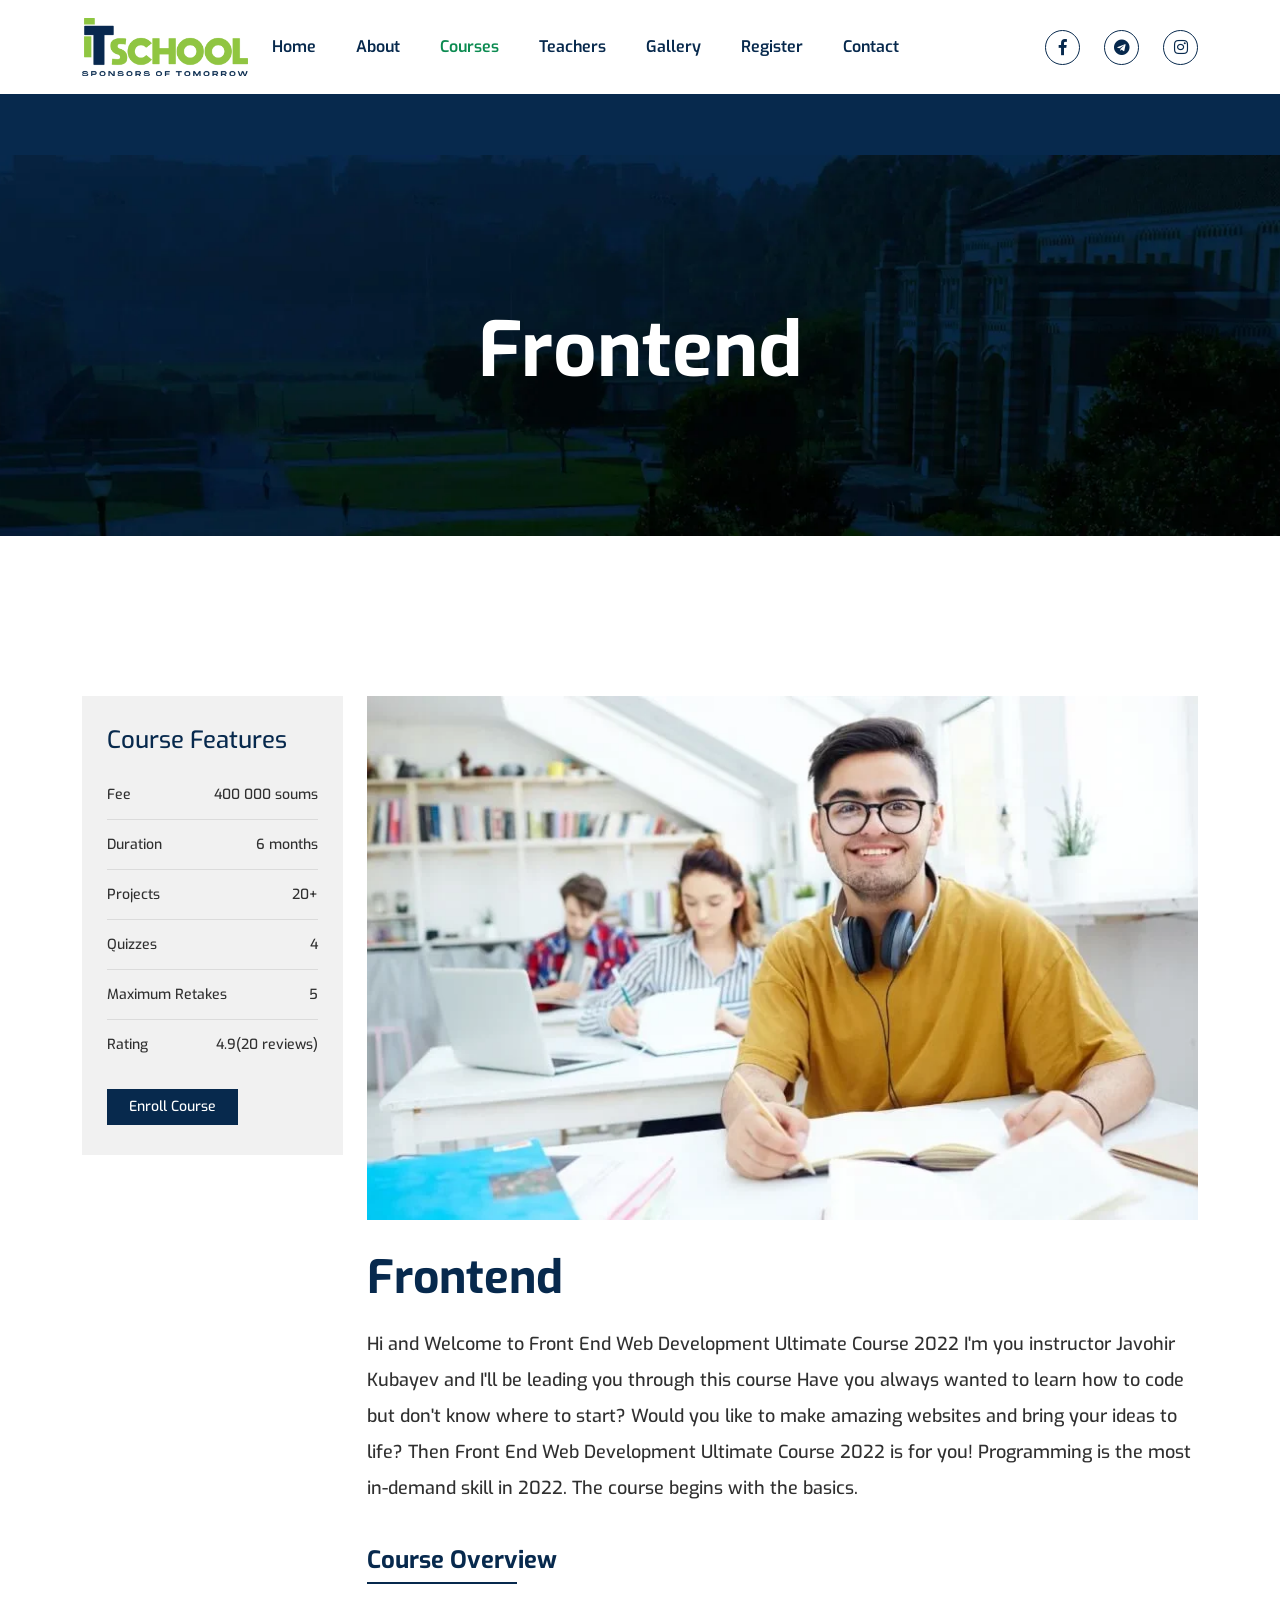
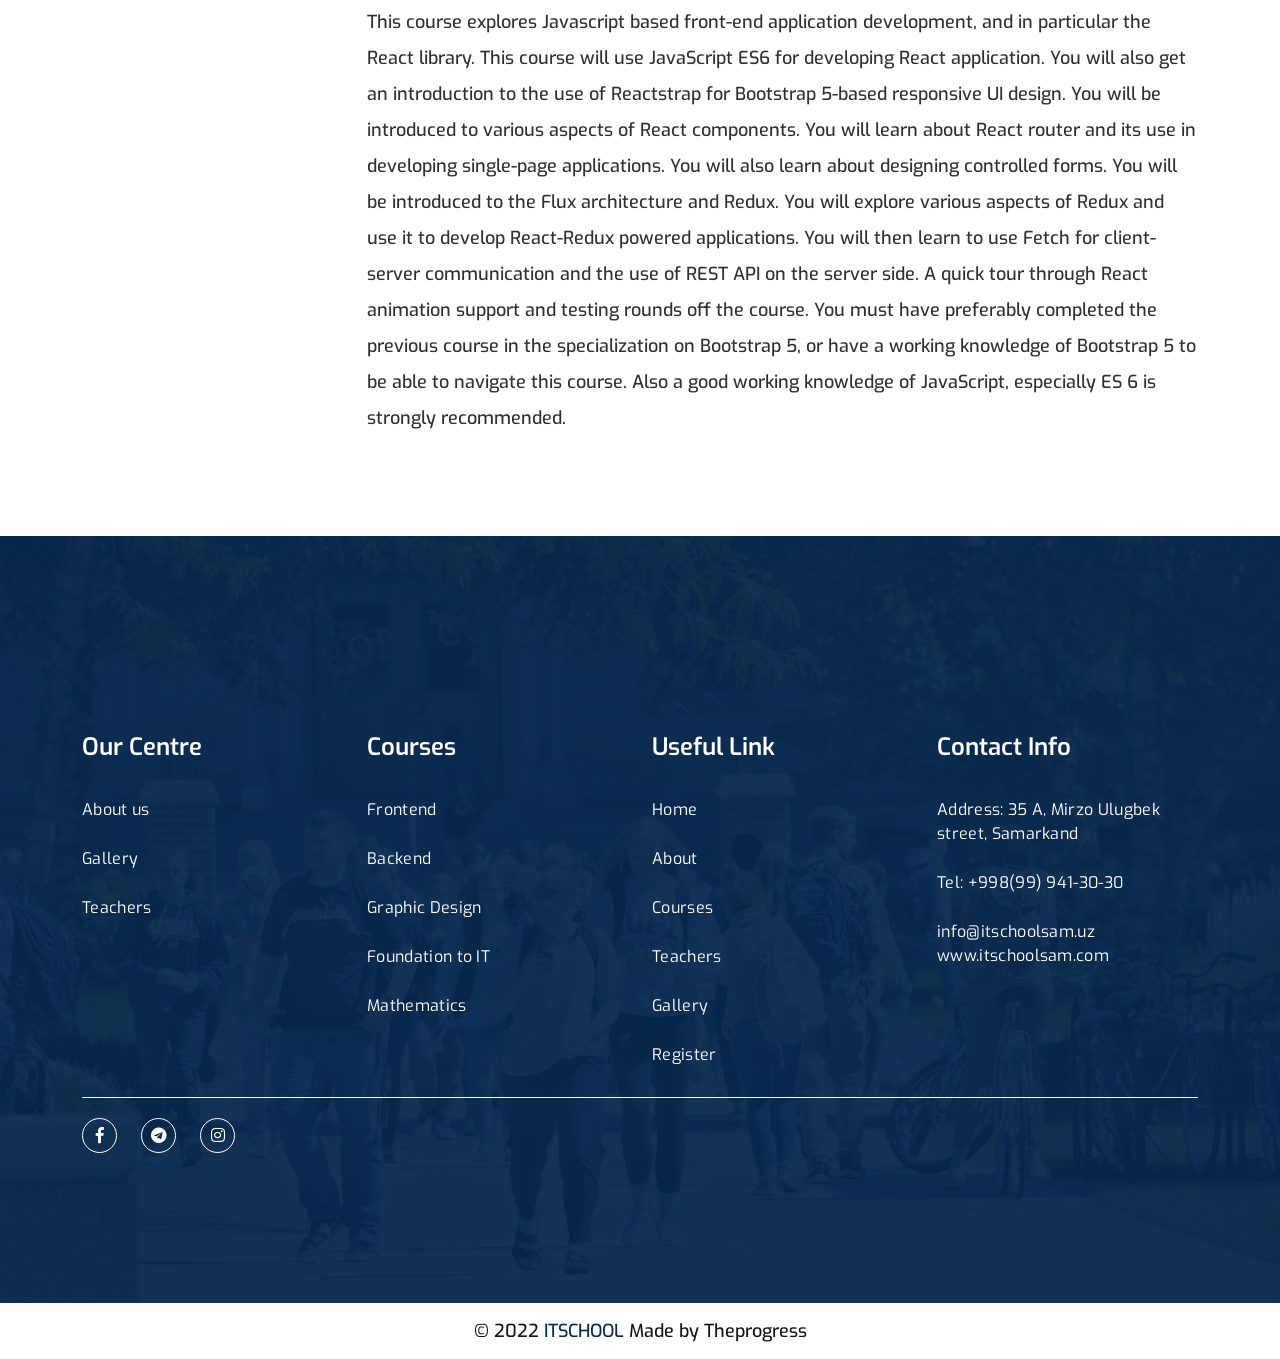
<file: frontend.html>
<!doctype html>
<html class="no-js" lang="en">

<head>
    <meta charset="utf-8">
    
    <!--====== Title ======-->
    <title>IT SCHOOL</title>
    
    <meta name="description" content="">
    <meta name="viewport" content="width=device-width, initial-scale=1">

    <!--====== Favicon Icon ======-->
    <link rel="shortcut icon" href="assets/images/favicon.webp" type="image/webp">
    
        
    <!-- CSS
    ============================================ -->

    <!--===== Vendor CSS (Bootstrap & Icon Font) =====-->
    <link rel="stylesheet" href="assets/css/plugins/bootstrap.min.css">
    <link rel="stylesheet" href="assets/css/plugins/fontawesome.min.css">
    <link rel="stylesheet" href="assets/css/plugins/default.css">


    <!--===== Plugins CSS (All Plugins Files) =====-->
    <link rel="stylesheet" href="assets/css/plugins/animate.min.css">
    <link rel="stylesheet" href="assets/css/plugins/slick.css">
    <link rel="stylesheet" href="assets/css/plugins/magnific-popup.css">

    <!--====== Main Style CSS ======-->
    <!-- <link rel="stylesheet" href="assets/css/style.css"> -->
    <link rel="stylesheet" href="assets/css/style.min.css">
    
</head>

<body>
    
    <!--====== Header Start ======-->

    <header class="header-area">
        <!-- <div class="header-top">
            <div class="container">
                <div class="header-top-wrapper d-flex flex-wrap justify-content-sm-between">
                    <div class="header-top-left mt-10">
                        <ul class="header-meta">
                            <li><a href="mailto://infoedumate@example.com">infoitschool@example.com</a></li>
                        </ul>
                    </div>
                    <div class="header-top-right mt-10">
                        <div class="header-link">
                            <a class="notice" href="notice.html">Notice</a>
                            <a class="login" href="login.html">Login</a>
                            <a class="register" href="register.html">Register</a>
                        </div>
                    </div>
                </div>
            </div>
        </div> -->

        <div id="navigation" class="navigation navigation-landscape">
            <div class="container position-relative">
                <div class="row align-items-center">
                    <div class="col-lg-2 col-md-2">
                        <div class="header-logo">
                            <a href="index.html"><img src="assets/images/logo.webp" width="80" alt="Logo"></a>
                        </div>
                    </div>
                    <div class="col-lg-7 col-md-6 position-static">
                        <div class="nav-toggle"></div>
                        <nav class="nav-menus-wrapper">
                            <ul class="nav-menu">
                                <li>
                                    <a href="index.html">Home</a>
                                </li>
                                <li>
                                    <a href="about-us.html">About</a>
                                </li>
                                <li>
                                    <a class="active" href="our-courses-3.html">Courses</a>
                                    <ul class="nav-dropdown nav-submenu">
                                        <li><a href="frontend.html">Frontend</a></li>
                                        <li><a href="backend.html">Backend</a></li>
                                        <li><a href="graphic.html">Graphic Design</a></li>
                                        <li><a href="frontend.html">Foundation IT</a></li>
                                        <li><a href="math.html">Mathematics</a></li>
                                    </ul>
                                </li>
                                <li>
                                    <a href="teachers.html">Teachers</a>
                                </li>
                                <li>
                                    <a href="gallery.html">Gallery</a>
                                </li>
                                <li><a href="register.html">Register</a></li>
                                <li><a href="contact.html">Contact</a></li>
                            </ul>
                        </nav>
                    </div>
                    <div class="col-lg-3 position-static">
                        <div class="footer-widget-wrapper justify-content-end">
                            <div class="footer-social">
                                <ul class="social">
                                    <li><a href="https://www.facebook.com/itschoolsam/"><i class="fab fa-facebook-f"></i></a></li>
                                    <li><a href="https://t.me/itschoolsam"><i class="fab fa-telegram"></i></a></li>
                                    <li><a href="https://www.instagram.com/it_school.uz/"><i class="fab fa-instagram"></i></a></li>
                                </ul>
                            </div>
                        </div>
                    </div>
                </div>
            </div>
        </div>
    </header>

    <!--====== Header Ends ======-->
    
    <!--====== Page Banner Start ======-->

    <section class="page-banner">
        <div class="page-banner-bg bg_cover" style="background-image: url(assets/images/page-banner.webp);">
            <div class="container">
                <div class="banner-content text-center">
                    <h2 class="title">Frontend</h2>
                </div>
            </div>
        </div>
    </section>

    <!--====== Page Banner Ends ======-->

    <!--====== Courses Details Start ======-->

    <section class="courses-details pb-100">
        <div class="container">
            <div class="row flex-row-reverse">
                <div class="col-lg-9">
                    <div class="courses-details-content mt-50">
                        <img src="assets/images/courses-details.webp" width="845" height="533" alt="Course Details">

                        <h2 class="title">Frontend</h2>

                        <p>Hi and Welcome to Front End Web Development Ultimate Course 2022
                        
                        I'm you instructor Javohir Kubayev and I'll be leading you through this course
                        
                        Have you always wanted to learn how to code but don't know where to start?
                        
                        Would you like to make amazing websites and bring your ideas to life?
                        
                        Then Front End Web Development Ultimate Course 2022 is for you!
                        
                        Programming is the most in-demand skill in 2022.
                        
                        The course begins with the basics.</p>

                        <h5 class="sub-title">Course Overview</h5>

                        <p>This course explores Javascript based front-end application development, and in particular the React library. This course will use JavaScript ES6 for developing React application. You will also get an introduction to
                        the use of Reactstrap for Bootstrap 5-based responsive UI design. You will be introduced to various aspects of React
                        components. You will learn about React router and its use in developing single-page applications. You will also learn
                        about designing controlled forms. You will be introduced to the Flux architecture and Redux. You will explore various
                        aspects of Redux and use it to develop React-Redux powered applications. You will then learn to use Fetch for
                        client-server communication and the use of REST API on the server side. A quick tour through React animation support and
                        testing rounds off the course. You must have preferably completed the previous course in the specialization on Bootstrap
                        5, or have a working knowledge of Bootstrap 5 to be able to navigate this course. Also a good working knowledge of
                        JavaScript, especially ES 6 is strongly recommended.</p>

                        <!-- <ul class="courses-details-list">
                            <li>
                                <i class="far fa-check-circle"></i>
                                <p>Bachelor of Business Administration(BBA) If you are going use a passage of blame belongs to those who fail in their duty through weakness </p>
                            </li>
                            <li>
                                <i class="far fa-check-circle"></i>
                                <p>Bachelor of Business Administration(BBA) If you are going use a passage of blame belongs to those who fail in their duty through weakness </p>
                            </li>
                            <li>
                                <i class="far fa-check-circle"></i>
                                <p>Bachelor of Business Administration(BBA) If you are going use a passage of blame belongs to those who fail in their duty through weakness </p>
                            </li>
                        </ul> -->
                    </div>

                    <!-- <div class="courses-details-tab">
                        <ul class="nav nav-justified">
                            <li class="nav-item"><a class="active" data-bs-toggle="tab" href="#benefit">Benefit</a></li>
                            <li class="nav-item"><a data-bs-toggle="tab" href="#curriculum">Course Curriculum</a></li>
                            <li class="nav-item"><a data-bs-toggle="tab" href="#teachers">Teachers</a></li>
                            <li class="nav-item"><a data-bs-toggle="tab" href="#reviews">Reviews</a></li>
                        </ul>
                        <div class="tab-content" id="myTabContent">
                            <div class="tab-pane fade show active" id="benefit">
                                <div class="benefit-content">
                                    <p>Bachelor of Business Administration(BBA) If you are going use a passage of Lorem Ipsum need equal blame belongs to those who fail in their duty through weakness of will, which is the same as saying through shrinking from toil and pain. These cases are perfectly simple and easy to distinguish.</p>
                                    <ul class="courses-details-list">
                                        <li>
                                            <i class="far fa-check-circle"></i>
                                            <p>Bachelor of Business Administration(BBA) If you are going use a passage of blame belongs to those who fail in their duty through weakness </p>
                                        </li>
                                        <li>
                                            <i class="far fa-check-circle"></i>
                                            <p>Bachelor of Business Administration(BBA) If you are going use a passage of blame belongs to those who fail in their duty through weakness </p>
                                        </li>
                                        <li>
                                            <i class="far fa-check-circle"></i>
                                            <p>Bachelor of Business Administration(BBA) If you are going use a passage of blame belongs to those who fail in their duty through weakness </p>
                                        </li>
                                    </ul>
                                </div>
                            </div>
                            <div class="tab-pane fade" id="curriculum">
                                <div class="curriculum-content">
                                    <div class="row">
                                        <div class="col-md-4 col-sm-6">
                                            <div class="single-curriculum">
                                                <h4 class="title">1st Semester</h4>
                                                <ul class="curriculum-list">
                                                    <li><a href="#"><i class="fal fa-book"></i> Lessons 1.1: Introduction</a></li>
                                                    <li><a href="#"><i class="fal fa-book"></i> Lessons 1.2: Know about BBA</a></li>
                                                    <li><a href="#"><i class="fal fa-book"></i> Lessons 1.3: How to improve</a></li>
                                                    <li><a href="#"><i class="fal fa-book"></i> Lessons 1.4: Business Math</a></li>
                                                    <li><a href="#"><i class="fal fa-book"></i> Lessons 1.1: Social Marketing</a></li>
                                                </ul>
                                            </div>                                           
                                        </div>
                                        <div class="col-md-4 col-sm-6">
                                            <div class="single-curriculum">
                                                <h4 class="title">2nd Semester</h4>
                                                <ul class="curriculum-list">
                                                    <li><a href="#"><i class="fal fa-book"></i> Lessons 1.1: Introduction</a></li>
                                                    <li><a href="#"><i class="fal fa-book"></i> Lessons 1.2: Know about BBA</a></li>
                                                    <li><a href="#"><i class="fal fa-book"></i> Lessons 1.3: How to improve</a></li>
                                                    <li><a href="#"><i class="fal fa-book"></i> Lessons 1.4: Business Math</a></li>
                                                    <li><a href="#"><i class="fal fa-book"></i> Lessons 1.1: Social Marketing</a></li>
                                                </ul>
                                            </div>                                           
                                        </div>
                                        <div class="col-md-4 col-sm-6">
                                            <div class="single-curriculum">
                                                <h4 class="title">3rd Semester</h4>
                                                <ul class="curriculum-list">
                                                    <li><a href="#"><i class="fal fa-book"></i> Lessons 1.1: Introduction</a></li>
                                                    <li><a href="#"><i class="fal fa-book"></i> Lessons 1.2: Know about BBA</a></li>
                                                    <li><a href="#"><i class="fal fa-book"></i> Lessons 1.3: How to improve</a></li>
                                                    <li><a href="#"><i class="fal fa-book"></i> Lessons 1.4: Business Math</a></li>
                                                    <li><a href="#"><i class="fal fa-book"></i> Lessons 1.1: Social Marketing</a></li>
                                                </ul>
                                            </div>                                           
                                        </div>
                                        <div class="col-md-4 col-sm-6">
                                            <div class="single-curriculum">
                                                <h4 class="title">4th Semester</h4>
                                                <ul class="curriculum-list">
                                                    <li><a href="#"><i class="fal fa-book"></i> Lessons 1.1: Introduction</a></li>
                                                    <li><a href="#"><i class="fal fa-book"></i> Lessons 1.2: Know about BBA</a></li>
                                                    <li><a href="#"><i class="fal fa-book"></i> Lessons 1.3: How to improve</a></li>
                                                    <li><a href="#"><i class="fal fa-book"></i> Lessons 1.4: Business Math</a></li>
                                                    <li><a href="#"><i class="fal fa-book"></i> Lessons 1.1: Social Marketing</a></li>
                                                </ul>
                                            </div>                                           
                                        </div>
                                        <div class="col-md-4 col-sm-6">
                                            <div class="single-curriculum">
                                                <h4 class="title">5th Semester</h4>
                                                <ul class="curriculum-list">
                                                    <li><a href="#"><i class="fal fa-book"></i> Lessons 1.1: Introduction</a></li>
                                                    <li><a href="#"><i class="fal fa-book"></i> Lessons 1.2: Know about BBA</a></li>
                                                    <li><a href="#"><i class="fal fa-book"></i> Lessons 1.3: How to improve</a></li>
                                                    <li><a href="#"><i class="fal fa-book"></i> Lessons 1.4: Business Math</a></li>
                                                    <li><a href="#"><i class="fal fa-book"></i> Lessons 1.1: Social Marketing</a></li>
                                                </ul>
                                            </div>                                           
                                        </div>
                                        <div class="col-md-4 col-sm-6">
                                            <div class="single-curriculum">
                                                <h4 class="title">6th Semester</h4>
                                                <ul class="curriculum-list">
                                                    <li><a href="#"><i class="fal fa-book"></i> Lessons 1.1: Introduction</a></li>
                                                    <li><a href="#"><i class="fal fa-book"></i> Lessons 1.2: Know about BBA</a></li>
                                                    <li><a href="#"><i class="fal fa-book"></i> Lessons 1.3: How to improve</a></li>
                                                    <li><a href="#"><i class="fal fa-book"></i> Lessons 1.4: Business Math</a></li>
                                                    <li><a href="#"><i class="fal fa-book"></i> Lessons 1.1: Social Marketing</a></li>
                                                </ul>
                                            </div>                                           
                                        </div>
                                        <div class="col-md-4 col-sm-6">
                                            <div class="single-curriculum">
                                                <h4 class="title">7st Semester</h4>
                                                <ul class="curriculum-list">
                                                    <li><a href="#"><i class="fal fa-book"></i> Lessons 1.1: Introduction</a></li>
                                                    <li><a href="#"><i class="fal fa-book"></i> Lessons 1.2: Know about BBA</a></li>
                                                    <li><a href="#"><i class="fal fa-book"></i> Lessons 1.3: How to improve</a></li>
                                                    <li><a href="#"><i class="fal fa-book"></i> Lessons 1.4: Business Math</a></li>
                                                    <li><a href="#"><i class="fal fa-book"></i> Lessons 1.1: Social Marketing</a></li>
                                                </ul>
                                            </div>                                           
                                        </div>
                                        <div class="col-md-4 col-sm-6">
                                            <div class="single-curriculum">
                                                <h4 class="title">8th Semester</h4>
                                                <ul class="curriculum-list">
                                                    <li><a href="#"><i class="fal fa-book"></i> Lessons 1.1: Introduction</a></li>
                                                    <li><a href="#"><i class="fal fa-book"></i> Lessons 1.2: Know about BBA</a></li>
                                                    <li><a href="#"><i class="fal fa-book"></i> Lessons 1.3: How to improve</a></li>
                                                    <li><a href="#"><i class="fal fa-book"></i> Lessons 1.4: Business Math</a></li>
                                                    <li><a href="#"><i class="fal fa-book"></i> Lessons 1.1: Social Marketing</a></li>
                                                </ul>
                                            </div>                                           
                                        </div>
                                        <div class="col-md-4 col-sm-6">
                                            <div class="single-curriculum">
                                                <h4 class="title">9th Semester</h4>
                                                <ul class="curriculum-list">
                                                    <li><a href="#"><i class="fal fa-book"></i> Lessons 1.1: Introduction</a></li>
                                                    <li><a href="#"><i class="fal fa-book"></i> Lessons 1.2: Know about BBA</a></li>
                                                    <li><a href="#"><i class="fal fa-book"></i> Lessons 1.3: How to improve</a></li>
                                                    <li><a href="#"><i class="fal fa-book"></i> Lessons 1.4: Business Math</a></li>
                                                    <li><a href="#"><i class="fal fa-book"></i> Lessons 1.1: Social Marketing</a></li>
                                                </ul>
                                            </div>                                           
                                        </div>
                                        <div class="col-md-4 col-sm-6">
                                            <div class="single-curriculum">
                                                <h4 class="title">10th Semester</h4>
                                                <ul class="curriculum-list">
                                                    <li><a href="#"><i class="fal fa-book"></i> Lessons 1.1: Introduction</a></li>
                                                    <li><a href="#"><i class="fal fa-book"></i> Lessons 1.2: Know about BBA</a></li>
                                                    <li><a href="#"><i class="fal fa-book"></i> Lessons 1.3: How to improve</a></li>
                                                    <li><a href="#"><i class="fal fa-book"></i> Lessons 1.4: Business Math</a></li>
                                                    <li><a href="#"><i class="fal fa-book"></i> Lessons 1.1: Social Marketing</a></li>
                                                </ul>
                                            </div>                                           
                                        </div>
                                        <div class="col-md-4 col-sm-6">
                                            <div class="single-curriculum">
                                                <h4 class="title">11th Semester</h4>
                                                <ul class="curriculum-list">
                                                    <li><a href="#"><i class="fal fa-book"></i> Lessons 1.1: Introduction</a></li>
                                                    <li><a href="#"><i class="fal fa-book"></i> Lessons 1.2: Know about BBA</a></li>
                                                    <li><a href="#"><i class="fal fa-book"></i> Lessons 1.3: How to improve</a></li>
                                                    <li><a href="#"><i class="fal fa-book"></i> Lessons 1.4: Business Math</a></li>
                                                    <li><a href="#"><i class="fal fa-book"></i> Lessons 1.1: Social Marketing</a></li>
                                                </ul>
                                            </div>                                           
                                        </div>
                                        <div class="col-md-4 col-sm-6">
                                            <div class="single-curriculum">
                                                <h4 class="title">12th Semester</h4>
                                                <ul class="curriculum-list">
                                                    <li><a href="#"><i class="fal fa-book"></i> Lessons 1.1: Introduction</a></li>
                                                    <li><a href="#"><i class="fal fa-book"></i> Lessons 1.2: Know about BBA</a></li>
                                                    <li><a href="#"><i class="fal fa-book"></i> Lessons 1.3: How to improve</a></li>
                                                    <li><a href="#"><i class="fal fa-book"></i> Lessons 1.4: Business Math</a></li>
                                                    <li><a href="#"><i class="fal fa-book"></i> Lessons 1.1: Social Marketing</a></li>
                                                </ul>
                                            </div>                                           
                                        </div>
                                    </div>
                                </div>
                            </div>
                            <div class="tab-pane fade" id="teachers">
                                <div class="courses-teachers">
                                    <div class="row">
                                        <div class="col-md-4 col-sm-6">
                                            <div class="single-teacher mt-30 text-center">
                                                <div class="teacher-social">
                                                    <ul class="social">
                                                        <li><a href="#"><i class="fab fa-facebook-f"></i></a></li>
                                                        <li><a href="#"><i class="fab fa-twitter"></i></a></li>
                                                        <li><a href="#"><i class="fab fa-instagram"></i></a></li>
                                                        <li><a href="#"><i class="fab fa-linkedin-in"></i></a></li>
                                                    </ul>
                                                </div>
                                                <div class="teacher-image">
                                                    <a href="teacher-details.html">
                                                        <img src="assets/images/teachers/teacher-1.webp" alt="teacher">
                                                    </a>
                                                </div>
                                                <div class="teacher-content">
                                                    <h4 class="name"><a href="teacher-details.html">Roberto Carlos</a></h4>
                                                </div>
                                            </div>
                                        </div>
                                        <div class="col-md-4 col-sm-6">
                                            <div class="single-teacher mt-30 text-center">
                                                <div class="teacher-social">
                                                    <ul class="social">
                                                        <li><a href="#"><i class="fab fa-facebook-f"></i></a></li>
                                                        <li><a href="#"><i class="fab fa-twitter"></i></a></li>
                                                        <li><a href="#"><i class="fab fa-instagram"></i></a></li>
                                                        <li><a href="#"><i class="fab fa-linkedin-in"></i></a></li>
                                                    </ul>
                                                </div>
                                                <div class="teacher-image">
                                                    <a href="teacher-details.html">
                                                        <img src="assets/images/teachers/teacher-2.webp" alt="teacher">
                                                    </a>
                                                </div>
                                                <div class="teacher-content">
                                                    <h4 class="name"><a href="teacher-details.html">Roberto Carlos</a></h4>
                                                </div>
                                            </div>
                                        </div>
                                        <div class="col-md-4 col-sm-6">
                                            <div class="single-teacher mt-30 text-center">
                                                <div class="teacher-social">
                                                    <ul class="social">
                                                        <li><a href="#"><i class="fab fa-facebook-f"></i></a></li>
                                                        <li><a href="#"><i class="fab fa-twitter"></i></a></li>
                                                        <li><a href="#"><i class="fab fa-instagram"></i></a></li>
                                                        <li><a href="#"><i class="fab fa-linkedin-in"></i></a></li>
                                                    </ul>
                                                </div>
                                                <div class="teacher-image">
                                                    <a href="teacher-details.html">
                                                        <img src="assets/images/teachers/teacher-3.webp" alt="teacher">
                                                    </a>
                                                </div>
                                                <div class="teacher-content">
                                                    <h4 class="name"><a href="teacher-details.html">Roberto Carlos</a></h4>
                                                </div>
                                            </div>
                                        </div>
                                    </div>
                                </div>
                            </div>
                            <div class="tab-pane fade" id="reviews">
                                <div class="courses-reviews">
                                    <div class="review-wrapper">
                                        <div class="review-star">
                                            <div class="single-review">
                                                <span class="label">Stars 5</span>
                                                <div class="review-bar">
                                                    <div class="bar-inner" style="width: 100%;"></div>
                                                </div>
                                                <span class="value">35</span>
                                            </div>
                                            <div class="single-review">
                                                <span class="label">Stars 4</span>
                                                <div class="review-bar">
                                                    <div class="bar-inner" style="width: 80%;"></div>
                                                </div>
                                                <span class="value">10</span>
                                            </div>
                                            <div class="single-review">
                                                <span class="label">Stars 3</span>
                                                <div class="review-bar">
                                                    <div class="bar-inner" style="width: 55%;"></div>
                                                </div>
                                                <span class="value">8</span>
                                            </div>
                                            <div class="single-review">
                                                <span class="label">Stars 2</span>
                                                <div class="review-bar">
                                                    <div class="bar-inner" style="width: 0;"></div>
                                                </div>
                                                <span class="value">0</span>
                                            </div>
                                            <div class="single-review">
                                                <span class="label">Stars 1</span>
                                                <div class="review-bar">
                                                    <div class="bar-inner" style="width: 0;"></div>
                                                </div>
                                                <span class="value">0</span>
                                            </div>
                                        </div>
                                        <div class="review-point">
                                            <span>4.9</span>
                                        </div>
                                    </div>

                                    <div class="review-form">
                                        <div class="review-rating">
                                            <h5 class="title">Write a Review</h5>

                                            <ul id='stars'>
                                                <li class='star' title='Poor' data-value='1'>
                                                  <i class='fas fa-star'></i>
                                                </li>
                                                <li class='star' title='Fair' data-value='2'>
                                                  <i class='fas fa-star'></i>
                                                </li>
                                                <li class='star' title='Good' data-value='3'>
                                                  <i class='fas fa-star'></i>
                                                </li>
                                                <li class='star' title='Excellent' data-value='4'>
                                                  <i class='fas fa-star'></i>
                                                </li>
                                                <li class='star' title='WOW!!!' data-value='5'>
                                                  <i class='fas fa-star'></i>
                                                </li>
                                            </ul>
                                        </div>

                                        <div class="review-form-wrapper">
                                            <form action="#">
                                                <div class="row">
                                                    <div class="col-md-6">
                                                        <div class="single-form">
                                                            <input type="text" placeholder="Name">
                                                        </div>
                                                    </div>
                                                    <div class="col-md-6">
                                                        <div class="single-form">
                                                            <input type="email" placeholder="Email">
                                                        </div>
                                                    </div>
                                                    <div class="col-md-6">
                                                        <div class="single-form">
                                                            <input type="text" placeholder="Phone">
                                                        </div>
                                                    </div>
                                                    <div class="col-md-6">
                                                        <div class="single-form">
                                                            <input type="text" placeholder="Title">
                                                        </div>
                                                    </div>
                                                    <div class="col-md-12">
                                                        <div class="single-form">
                                                            <textarea placeholder="Write here..."></textarea>
                                                        </div>
                                                    </div>
                                                    <div class="col-md-12">
                                                        <div class="single-form">
                                                            <button class="main-btn">Submit now</button>
                                                        </div>
                                                    </div>
                                                </div>
                                            </form>
                                        </div>
                                    </div>
                                </div>
                            </div>
                        </div>
                    </div> -->
                </div>
                <div class="col-lg-3">
                    <div class="courses-sidebar pt-20">
                        <div class="courses-features mt-30">
                            <div class="sidebar-title">
                                <h4 class="title">Course Features</h4>
                            </div>
                            <ul class="courses-features-items">
                                <li>Fee <strong>400 000 soums</strong></li>
                                <li>Duration <strong>6 months</strong></li>
                                <li>Projects <strong>20+</strong></li>
                                <li>Quizzes <strong>4</strong></li>
                                <li>Maximum Retakes <strong>5</strong></li>
                                <li>Rating <strong>4.9(20 reviews)</strong></li>
                            </ul>
                            <div class="sidebar-btn">
                                <a class="main-btn" href="./register.html">Enroll Course</a>
                            </div>
                        </div>

                        <!-- <div class="courses-sidebar-banner mt-30">
                            <a href="#">
                                <img src="assets/images/banner.webp" width="270" height="310" alt="Banner">
                            </a>
                        </div> -->
                    </div>
                </div>
            </div>
        </div>
    </section>

    <!--====== Courses Details Ends ======-->
    
    <!--====== Newsletter Start ======-->

    <!-- <section class="newsletter-area-2">
        <div class="container">
            <div class="newsletter-wrapper bg_cover" style="background-image: url(assets/images/newsletter-bg-1.webp);">
                <div class="row align-items-center">
                    <div class="col-lg-5">
                        <div class="section-title-2 mt-25">
                            <h2 class="title">Subscribe our Newsletter</h2>
                            <span class="line"></span>
                            <p>Even slightly believable. If you are going use a passage of Lorem Ipsum need some</p>
                        </div>
                    </div>
                    <div class="col-lg-7">
                        <div class="newsletter-form mt-30">
                            <form action="#">
                                <input type="text" placeholder="Enter your email here">
                                <button class="main-btn main-btn-2">Subscribe now</button>
                            </form>
                        </div>
                    </div>
                </div>
            </div>
        </div>
    </section> -->

    <!--====== Newsletter Ends ======-->
    
    <!--====== Footer Start ======-->

    <section class="footer-area bg_cover" style="background-image: url(assets/images/counter-bg.webp);">
        <div class="footer-widget">
            <div class="container">
                <div class="row">
                    <div class="col-md-3 col-sm-6">
                        <div class="footer-link mt-45">
                            <h4 class="footer-title">Our Centre</h4>
                            <ul class="link-list">
                                <li><a href="about-us.html">About us</a></li>
                                <li><a href="gallery.html">Gallery</a></li>
                                <li><a href="teachers.html">Teachers</a></li>
                            </ul>
                        </div>
                    </div>
                    <div class="col-md-3 col-sm-6">
                        <div class="footer-link mt-45">
                            <h4 class="footer-title">Courses</h4>
                            <ul class="link-list">
                                <li><a href="frontend.html">Frontend</a></li>
                                <li><a href="backend.html">Backend</a></li>
                                <li><a href="graphic.html">Graphic Design</a></li>
                                <li><a href="foundation.html">Foundation to IT</a></li>
                                <li><a href="math.html">Mathematics</a></li>
                            </ul>
                        </div>
                    </div>
                    <div class="col-md-3 col-sm-6">
                        <div class="footer-link mt-45">
                            <h4 class="footer-title">Useful Link</h4>
                            <ul class="link-list">
                                <li><a href="index.html">Home</a></li>
                                <li><a href="about-us.html">About</a></li>
                                <li><a href="our-courses-3.html">Courses</a></li>
                                <li><a href="teachers.html">Teachers</a></li>
                                <li><a href="gallery.html">Gallery</a></li>
                                <li><a href="register.html">Register</a></li>
                            </ul>
                        </div>
                    </div>
                    <div class="col-md-3 col-sm-6">
                        <div class="footer-link mt-45">
                            <h4 class="footer-title">Contact Info</h4>
                            <ul class="link-list">
                                <li>
                                    <p>Address: 35 A, Mirzo Ulugbek street, Samarkand</p>
                                </li>
                                <li>
                                    <p><a href="tel:+998999413030">Tel: +998(99) 941-30-30</a></p>
                                </li>
                                <li>
                                    <p><a href="mailto://info@itschoolsam.uz">info@itschoolsam.uz</a></p>
                                    <p><a href="#">www.itschoolsam.com</a></p>
                                </li>
                            </ul>
                        </div>
                    </div>
                </div>
                <div class="footer-widget-wrapper">
                    <div class="footer-social">
                        <ul class="social">
                            <li><a href="https://www.facebook.com/itschoolsam/"><i class="fab fa-facebook-f"></i></a></li>
                            <li><a href="https://t.me/itschoolsam"><i class="fab fa-telegram"></i></a></li>
                            <li><a href="https://www.instagram.com/it_school.uz/"><i class="fab fa-instagram"></i></a></li>
                        </ul>
                    </div>
                </div>
            </div>
        </div>
        <div class="footer-copyright">
            <div class="container">
                <div class="copyright text-center">
                    <p>&copy; 2022 <span> ITSCHOOL </span> Made by <a href="https://theprogress.uz/">Theprogress</a></p>
                </div>
            </div>
        </div>
    </section>

    <!--====== Footer Ends ======-->

    <!--====== BACK TOP TOP PART START ======-->

    <a href="#" class="back-to-top"><i class="fal fa-chevron-up"></i></a>

    <!--====== BACK TOP TOP PART ENDS ======-->
    
    <!--====== Start ======-->

<!--
    <section class="">
        <div class="container">
            <div class="row">
                <div class="col-lg-">
                    
                </div>
            </div>
        </div>
    </section>
-->

    <!--====== Ends ======-->




    <!--====== Jquery js ======-->
    <script src="assets/js/vendor/jquery-3.6.0.min.js"></script>
    <script src="assets/js/vendor/modernizr-3.7.1.min.js"></script>
    
    <!--====== All Plugins js ======-->
    <script src="assets/js/plugins/popper.min.js"></script>
    <script src="assets/js/plugins/bootstrap.min.js"></script>
    <script src="assets/js/plugins/slick.min.js"></script>
    <script src="assets/js/plugins/jquery.magnific-popup.min.js"></script>
    <script src="assets/js/plugins/imagesloaded.pkgd.min.js"></script>
    <script src="assets/js/plugins/isotope.pkgd.min.js"></script>
    <script src="assets/js/plugins/wow.min.js"></script>
    <script src="assets/js/plugins/ajax-contact.js"></script>
    

    <!--====== Main Activation  js ======-->
    <script src="assets/js/main.js"></script>
    
    
</body>


<!-- Mirrored from template.hasthemes.com/edumate-v1/edumate/courses-details.html by HTTrack Website Copier/3.x [XR&CO'2014], Sat, 12 Feb 2022 16:27:29 GMT -->
</html>
</file>
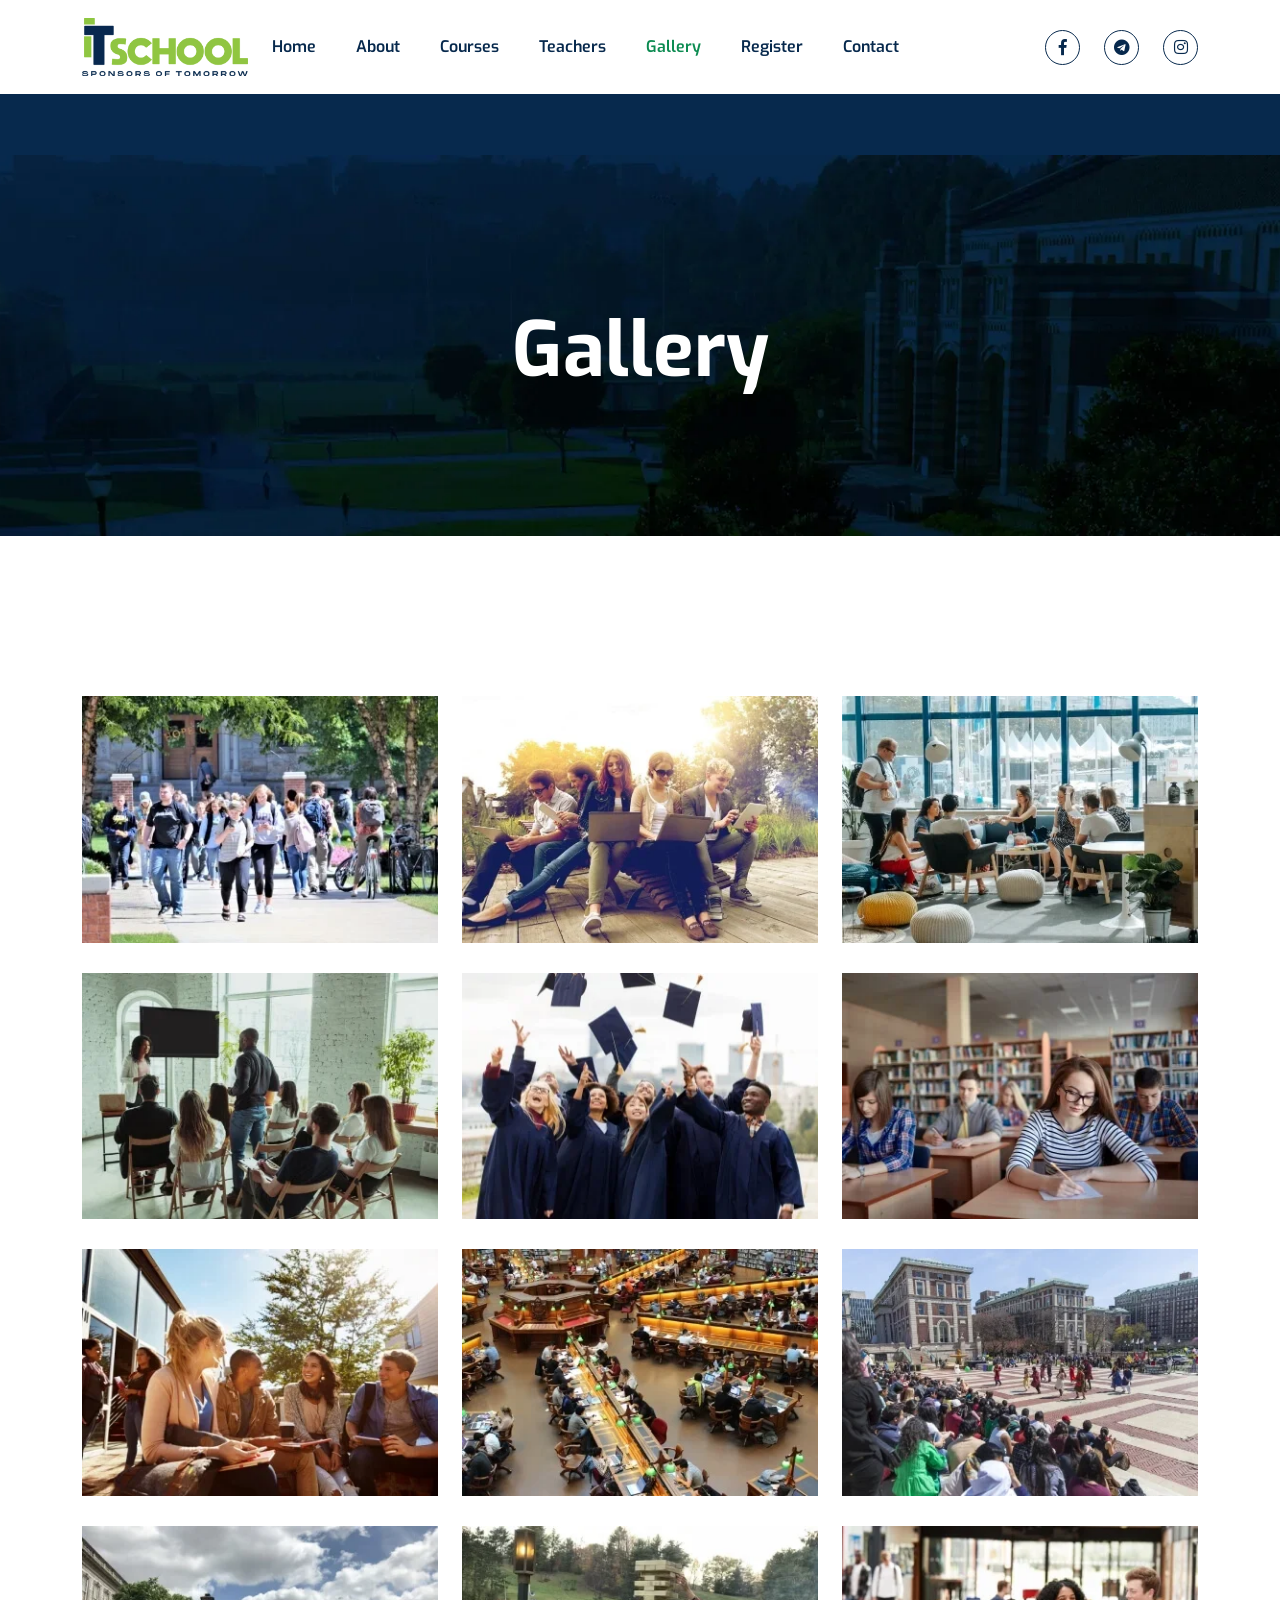
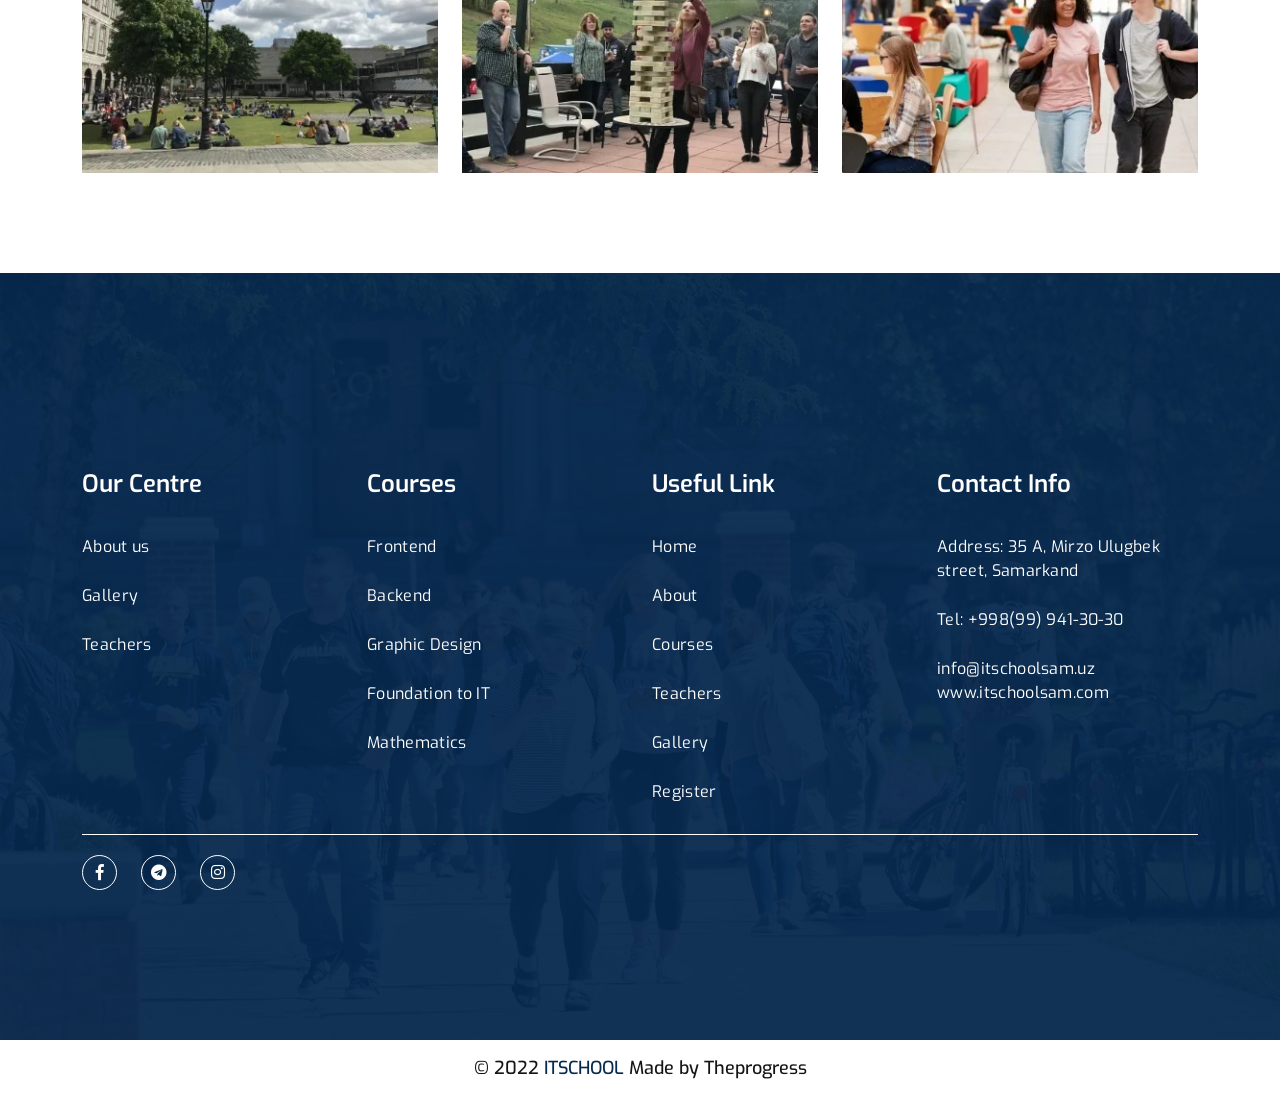
<file: gallery.html>
<!doctype html>
<html class="no-js" lang="en">

<head>
    <meta charset="utf-8">
    
    <!--====== Title ======-->
    <title>IT SCHOOL</title>
    
    <meta name="description" content="">
    <meta name="viewport" content="width=device-width, initial-scale=1">

    <!--====== Favicon Icon ======-->
    <link rel="shortcut icon" href="assets/images/favicon.webp" type="image/webp">
    
        
    <!-- CSS
    ============================================ -->

    <!--===== Vendor CSS (Bootstrap & Icon Font) =====-->
    <link rel="stylesheet" href="assets/css/plugins/bootstrap.min.css">
    <link rel="stylesheet" href="assets/css/plugins/fontawesome.min.css">
    <link rel="stylesheet" href="assets/css/plugins/default.css">


    <!--===== Plugins CSS (All Plugins Files) =====-->
    <link rel="stylesheet" href="assets/css/plugins/animate.min.css">
    <link rel="stylesheet" href="assets/css/plugins/slick.css">
    <link rel="stylesheet" href="assets/css/plugins/magnific-popup.css">

    <!--====== Main Style CSS ======-->
    <!-- <link rel="stylesheet" href="assets/css/style.css"> -->
    <link rel="stylesheet" href="assets/css/style.min.css">
    
</head>

<body>
    
    <!--====== Header Start ======-->

    <header class="header-area">
        <!-- <div class="header-top">
            <div class="container">
                <div class="header-top-wrapper d-flex flex-wrap justify-content-sm-between">
                    <div class="header-top-left mt-10">
                        <ul class="header-meta">
                            <li><a href="mailto://infoedumate@example.com">infoitschool@example.com</a></li>
                        </ul>
                    </div>
                    <div class="header-top-right mt-10">
                        <div class="header-link">
                            <a class="notice" href="notice.html">Notice</a>
                            <a class="login" href="login.html">Login</a>
                            <a class="register" href="register.html">Register</a>
                        </div>
                    </div>
                </div>
            </div>
        </div> -->

        <div id="navigation" class="navigation navigation-landscape">
            <div class="container position-relative">
                <div class="row align-items-center">
                    <div class="col-lg-2 col-md-2">
                        <div class="header-logo">
                            <a href="index.html"><img src="assets/images/logo.webp" width="80" alt="Logo"></a>
                        </div>
                    </div>
                    <div class="col-lg-7 col-md-6 position-static">
                        <div class="nav-toggle"></div>
                        <nav class="nav-menus-wrapper">
                            <ul class="nav-menu">
                                <li>
                                    <a href="index.html">Home</a>
                                </li>
                                <li>
                                    <a href="about-us.html">About</a>
                                </li>
                                <li>
                                    <a href="our-courses-3.html">Courses</a>
                                    <ul class="nav-dropdown nav-submenu">
                                        <li><a href="frontend.html">Frontend</a></li>
                                        <li><a href="backend.html">Backend</a></li>
                                        <li><a href="graphic.html">Graphic Design</a></li>
                                        <li><a href="foundation.html">Foundation IT</a></li>
                                        <li><a href="math.html">Mathematics</a></li>
                                    </ul>
                                </li>
                                <li>
                                    <a href="teachers.html">Teachers</a>
                                </li>
                                <li>
                                    <a class="active" href="gallery.html">Gallery</a>
                                </li>
                                <li><a href="register.html">Register</a></li>
                                <li><a href="contact.html">Contact</a></li>
                            </ul>
                        </nav>
                    </div>
                    <div class="col-lg-3 position-static">
                        <div class="footer-widget-wrapper justify-content-end">
                            <div class="footer-social">
                                <ul class="social">
                                    <li><a href="https://www.facebook.com/itschoolsam/"><i class="fab fa-facebook-f"></i></a></li>
                                    <li><a href="https://t.me/itschoolsam"><i class="fab fa-telegram"></i></a></li>
                                    <li><a href="https://www.instagram.com/it_school.uz/"><i class="fab fa-instagram"></i></a></li>
                                </ul>
                            </div>
                        </div>
                    </div>
                </div>
            </div>
        </div>
    </header>

    <!--====== Header Ends ======-->
    
    <!--====== Page Banner Start ======-->

    <section class="page-banner">
        <div class="page-banner-bg bg_cover" style="background-image: url(assets/images/page-banner.webp);">
            <div class="container">
                <div class="banner-content text-center">
                    <h2 class="title">Gallery</h2>
                </div>
            </div>
        </div>
    </section>

    <!--====== Page Banner Ends ======-->

    <!--====== Gallery Start ======-->

    <div class="gallery-page pb-100">
        <div class="container">
            <div class="row">
                <div class="col-lg-4 col-sm-6">
                    <div class="single-gallery mt-30">
                        <a class="image-popup" href="assets/images/gallery/gallery-01.webp">
                            <img src="assets/images/gallery/gallery-01.webp" width="371" height="257" alt="gallery">
                        </a>
                    </div>
                </div>
                <div class="col-lg-4 col-sm-6">
                    <div class="single-gallery mt-30">
                        <a class="image-popup" href="assets/images/gallery/gallery-02.webp">
                            <img src="assets/images/gallery/gallery-02.webp" width="371" height="257" alt="gallery">
                        </a>
                    </div>
                </div>
                <div class="col-lg-4 col-sm-6">
                    <div class="single-gallery mt-30">
                        <a class="image-popup" href="assets/images/gallery/gallery-03.webp">
                            <img src="assets/images/gallery/gallery-03.webp" width="371" height="257" alt="gallery">
                        </a>
                    </div>
                </div>
                <div class="col-lg-4 col-sm-6">
                    <div class="single-gallery mt-30">
                        <a class="image-popup" href="assets/images/gallery/gallery-04.webp">
                            <img src="assets/images/gallery/gallery-04.webp" width="371" height="257" alt="gallery">
                        </a>
                    </div>
                </div>
                <div class="col-lg-4 col-sm-6">
                    <div class="single-gallery mt-30">
                        <a class="image-popup" href="assets/images/gallery/gallery-05.webp">
                            <img src="assets/images/gallery/gallery-05.webp" width="371" height="257" alt="gallery">
                        </a>
                    </div>
                </div>
                <div class="col-lg-4 col-sm-6">
                    <div class="single-gallery mt-30">
                        <a class="image-popup" href="assets/images/gallery/gallery-06.webp">
                            <img src="assets/images/gallery/gallery-06.webp" width="371" height="257" alt="gallery">
                        </a>
                    </div>
                </div>
                <div class="col-lg-4 col-sm-6">
                    <div class="single-gallery mt-30">
                        <a class="image-popup" href="assets/images/gallery/gallery-07.webp">
                            <img src="assets/images/gallery/gallery-07.webp" width="371" height="257" alt="gallery">
                        </a>
                    </div>
                </div>
                <div class="col-lg-4 col-sm-6">
                    <div class="single-gallery mt-30">
                        <a class="image-popup" href="assets/images/gallery/gallery-08.webp">
                            <img src="assets/images/gallery/gallery-08.webp" width="371" height="257" alt="gallery">
                        </a>
                    </div>
                </div>
                <div class="col-lg-4 col-sm-6">
                    <div class="single-gallery mt-30">
                        <a class="image-popup" href="assets/images/gallery/gallery-09.webp">
                            <img src="assets/images/gallery/gallery-09.webp" width="371" height="257" alt="gallery">
                        </a>
                    </div>
                </div>
                <div class="col-lg-4 col-sm-6">
                    <div class="single-gallery mt-30">
                        <a class="image-popup" href="assets/images/gallery/gallery-10.webp">
                            <img src="assets/images/gallery/gallery-10.webp" width="371" height="257" alt="gallery">
                        </a>
                    </div>
                </div>
                <div class="col-lg-4 col-sm-6">
                    <div class="single-gallery mt-30">
                        <a class="image-popup" href="assets/images/gallery/gallery-11.webp">
                            <img src="assets/images/gallery/gallery-11.webp" width="371" height="257" alt="gallery">
                        </a>
                    </div>
                </div>
                <div class="col-lg-4 col-sm-6">
                    <div class="single-gallery mt-30">
                        <a class="image-popup" href="assets/images/gallery/gallery-12.webp">
                            <img src="assets/images/gallery/gallery-12.webp" width="371" height="257" alt="gallery">
                        </a>
                    </div>
                </div>
            </div>
            <!-- <ul class="pagination-items text-center">
                <li><a class="active" href="#">01</a></li>
                <li><a href="#">02</a></li>
                <li><a href="#">03</a></li>
                <li><a href="#">04</a></li>
                <li><a href="#">05</a></li>
            </ul> -->
        </div>
    </div>

    <!--====== Gallery Ends ======-->
    
    <!--====== Newsletter Start ======-->

    <!-- <section class="newsletter-area-2">
        <div class="container">
            <div class="newsletter-wrapper bg_cover" style="background-image: url(assets/images/newsletter-bg-1.webp);">
                <div class="row align-items-center">
                    <div class="col-lg-5">
                        <div class="section-title-2 mt-25">
                            <h2 class="title">Subscribe our Newsletter</h2>
                            <span class="line"></span>
                            <p>Even slightly believable. If you are going use a passage of Lorem Ipsum need some</p>
                        </div>
                    </div>
                    <div class="col-lg-7">
                        <div class="newsletter-form mt-30">
                            <form action="#">
                                <input type="text" placeholder="Enter your email here">
                                <button class="main-btn main-btn-2">Subscribe now</button>
                            </form>
                        </div>
                    </div>
                </div>
            </div>
        </div>
    </section> -->

    <!--====== Newsletter Ends ======-->
    
    <!--====== Footer Start ======-->

    <section class="footer-area bg_cover" style="background-image: url(assets/images/counter-bg.webp);">
        <div class="footer-widget">
            <div class="container">
                <div class="row">
                    <div class="col-md-3 col-sm-6">
                        <div class="footer-link mt-45">
                            <h4 class="footer-title">Our Centre</h4>
                            <ul class="link-list">
                                <li><a href="about-us.html">About us</a></li>
                                <li><a href="gallery.html">Gallery</a></li>
                                <li><a href="teachers.html">Teachers</a></li>
                            </ul>
                        </div>
                    </div>
                    <div class="col-md-3 col-sm-6">
                        <div class="footer-link mt-45">
                            <h4 class="footer-title">Courses</h4>
                            <ul class="link-list">
                                <li><a href="frontend.html">Frontend</a></li>
                                <li><a href="backend.html">Backend</a></li>
                                <li><a href="graphic.html">Graphic Design</a></li>
                                <li><a href="foundation.html">Foundation to IT</a></li>
                                <li><a href="math.html">Mathematics</a></li>
                            </ul>
                        </div>
                    </div>
                    <div class="col-md-3 col-sm-6">
                        <div class="footer-link mt-45">
                            <h4 class="footer-title">Useful Link</h4>
                            <ul class="link-list">
                                <li><a href="index.html">Home</a></li>
                                <li><a href="about-us.html">About</a></li>
                                <li><a href="our-courses-3.html">Courses</a></li>
                                <li><a href="teachers.html">Teachers</a></li>
                                <li><a href="gallery.html">Gallery</a></li>
                                <li><a href="register.html">Register</a></li>
                            </ul>
                        </div>
                    </div>
                    <div class="col-md-3 col-sm-6">
                        <div class="footer-link mt-45">
                            <h4 class="footer-title">Contact Info</h4>
                            <ul class="link-list">
                                <li>
                                    <p>Address: 35 A, Mirzo Ulugbek street, Samarkand</p>
                                </li>
                                <li>
                                    <p><a href="tel:+998999413030">Tel: +998(99) 941-30-30</a></p>
                                </li>
                                <li>
                                    <p><a href="mailto://info@itschoolsam.uz">info@itschoolsam.uz</a></p>
                                    <p><a href="#">www.itschoolsam.com</a></p>
                                </li>
                            </ul>
                        </div>
                    </div>
                </div>
                <div class="footer-widget-wrapper">
                    <div class="footer-social">
                        <ul class="social">
                            <li><a href="https://www.facebook.com/itschoolsam/"><i class="fab fa-facebook-f"></i></a></li>
                            <li><a href="https://t.me/itschoolsam"><i class="fab fa-telegram"></i></a></li>
                            <li><a href="https://www.instagram.com/it_school.uz/"><i class="fab fa-instagram"></i></a></li>
                        </ul>
                    </div>
                </div>
            </div>
        </div>
        <div class="footer-copyright">
            <div class="container">
                <div class="copyright text-center">
                    <p>&copy; 2022 <span> ITSCHOOL </span> Made by <a href="https://theprogress.uz/">Theprogress</a></p>
                </div>
            </div>
        </div>
    </section>

    <!--====== Footer Ends ======-->

    <!--====== BACK TOP TOP PART START ======-->

    <a href="#" class="back-to-top"><i class="fal fa-chevron-up"></i></a>

    <!--====== BACK TOP TOP PART ENDS ======-->
    
    <!--====== Start ======-->

<!--
    <section class="">
        <div class="container">
            <div class="row">
                <div class="col-lg-">
                    
                </div>
            </div>
        </div>
    </section>
-->

    <!--====== Ends ======-->




    <!--====== Jquery js ======-->
    <script src="assets/js/vendor/jquery-3.6.0.min.js"></script>
    <script src="assets/js/vendor/modernizr-3.7.1.min.js"></script>
    
    <!--====== All Plugins js ======-->
    <script src="assets/js/plugins/popper.min.js"></script>
    <script src="assets/js/plugins/bootstrap.min.js"></script>
    <script src="assets/js/plugins/slick.min.js"></script>
    <script src="assets/js/plugins/jquery.magnific-popup.min.js"></script>
    <script src="assets/js/plugins/imagesloaded.pkgd.min.js"></script>
    <script src="assets/js/plugins/isotope.pkgd.min.js"></script>
    <script src="assets/js/plugins/wow.min.js"></script>
    <script src="assets/js/plugins/ajax-contact.js"></script>
    

    <!--====== Main Activation  js ======-->
    <script src="assets/js/main.js"></script>

    
</body>


<!-- Mirrored from template.hasthemes.com/edumate-v1/edumate/gallery.html by HTTrack Website Copier/3.x [XR&CO'2014], Sat, 12 Feb 2022 16:27:36 GMT -->
</html>
</file>
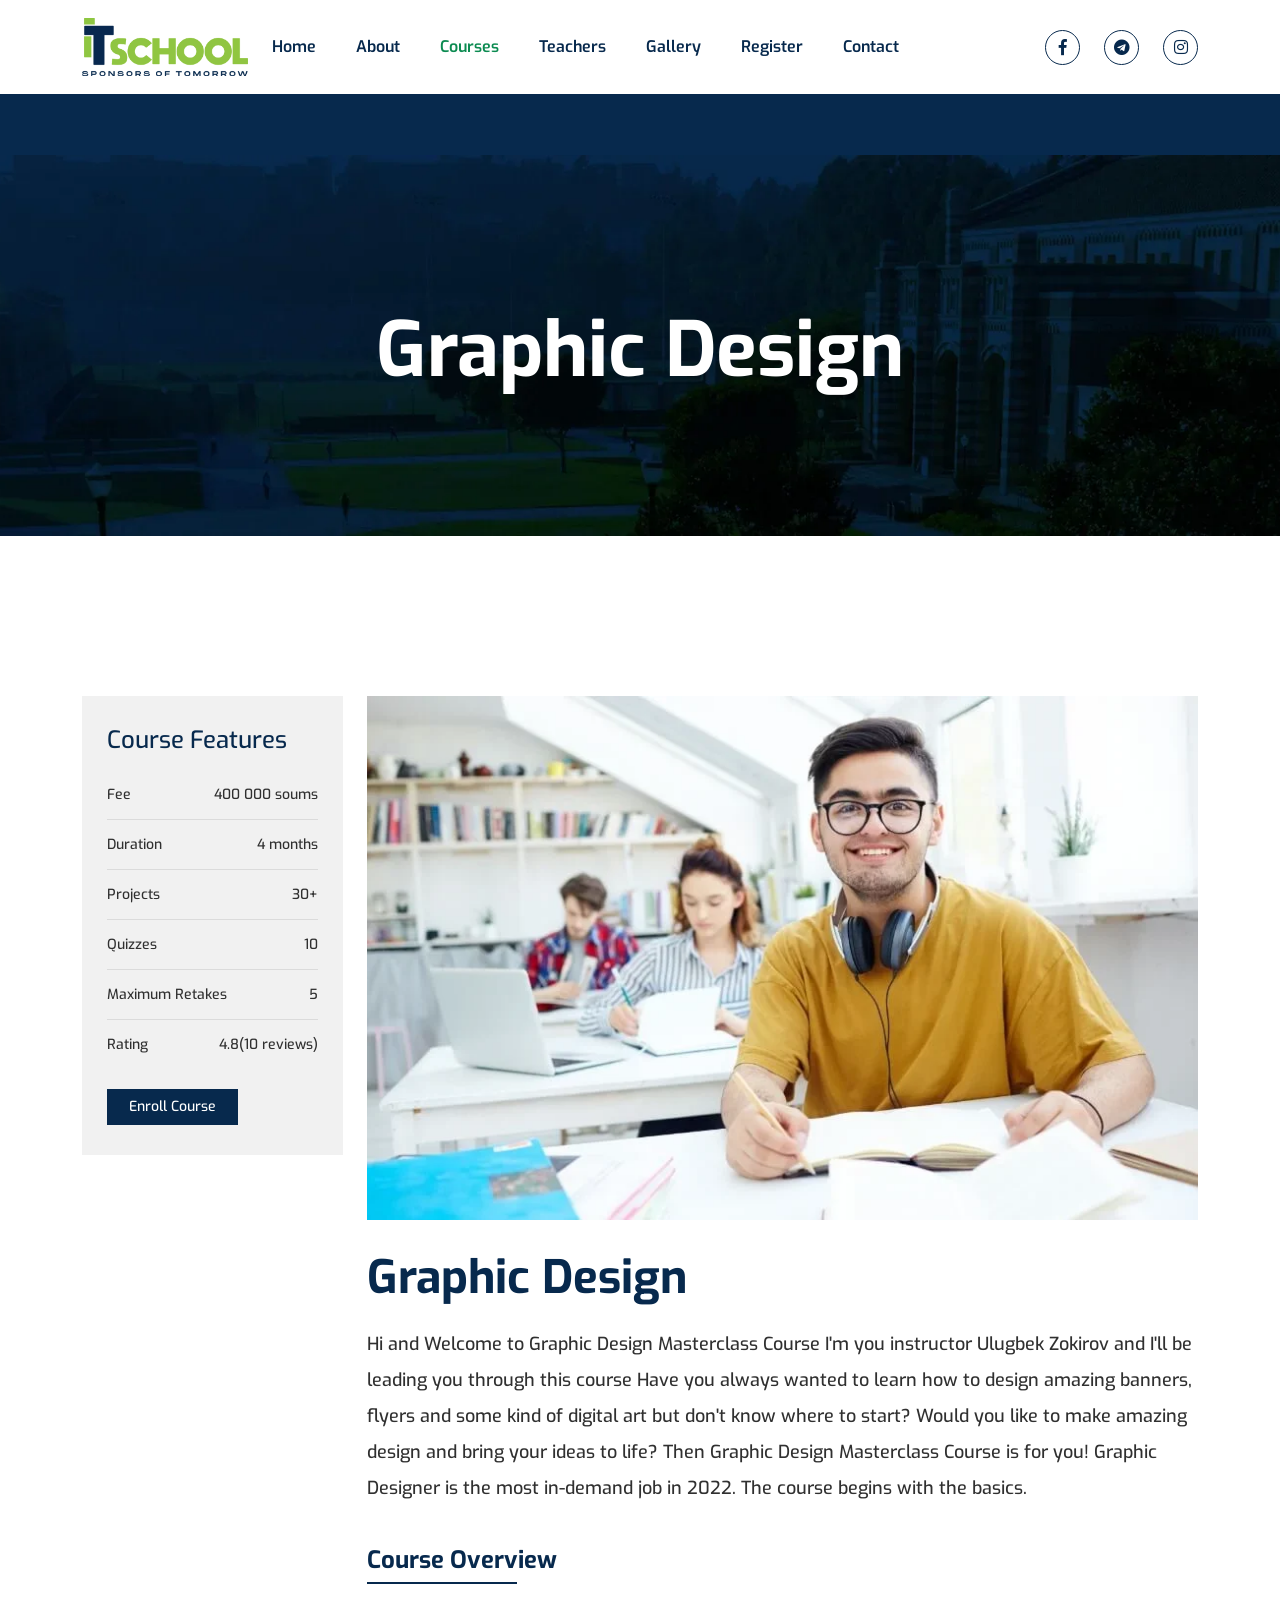
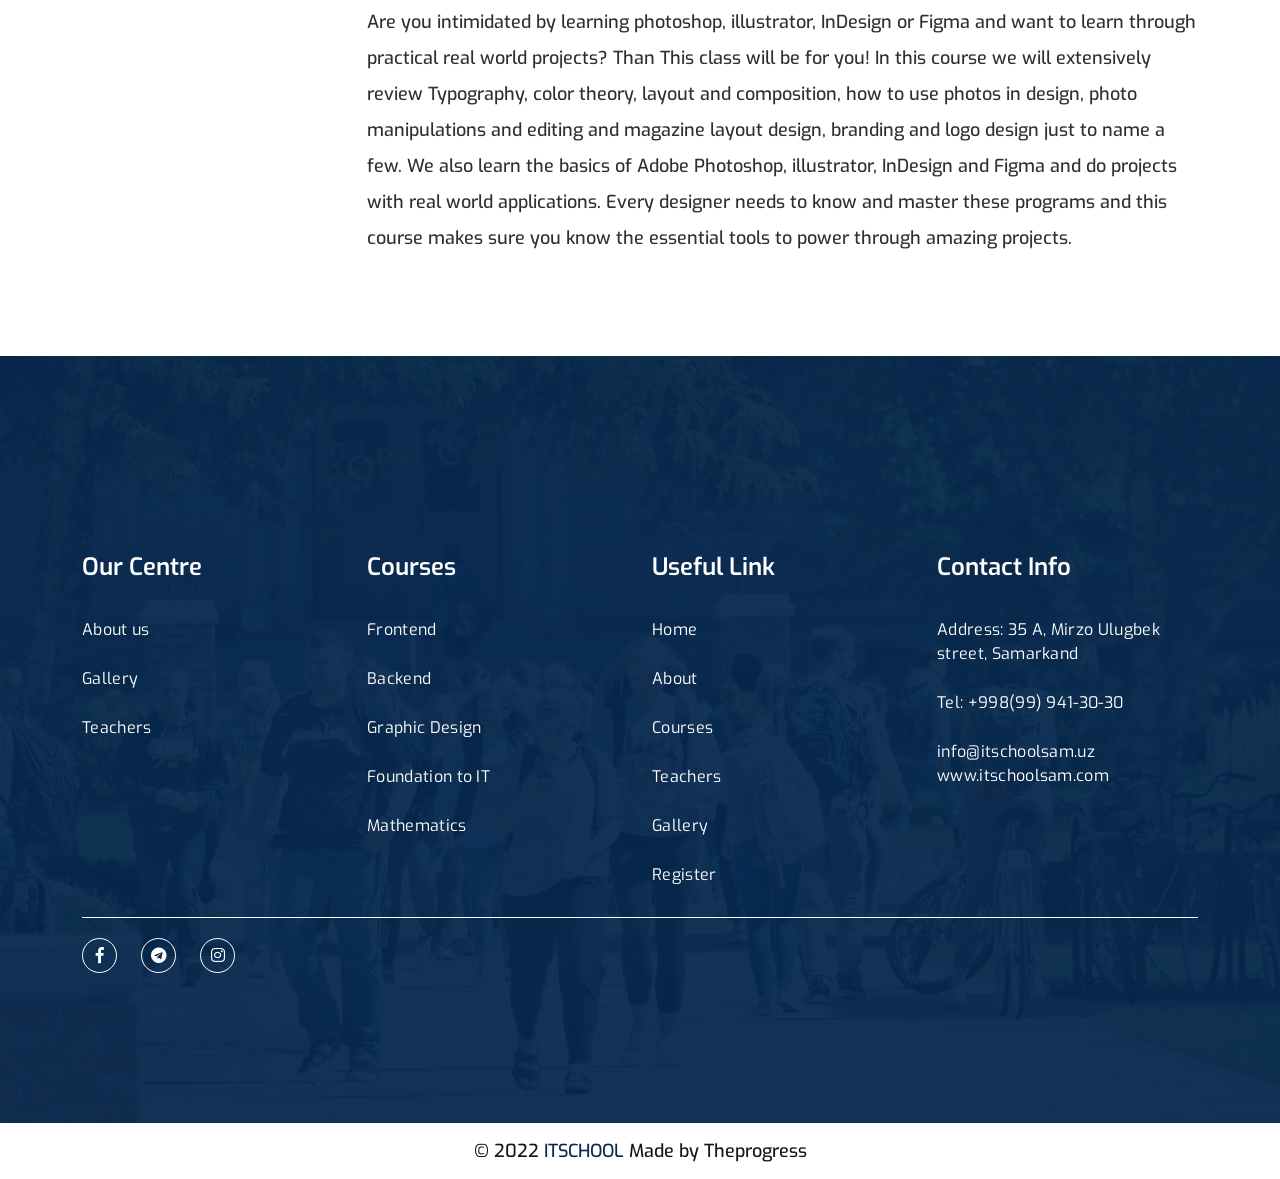
<file: graphic.html>
<!doctype html>
<html class="no-js" lang="en">

<head>
    <meta charset="utf-8">
    
    <!--====== Title ======-->
    <title>IT SCHOOL</title>
    
    <meta name="description" content="">
    <meta name="viewport" content="width=device-width, initial-scale=1">

    <!--====== Favicon Icon ======-->
    <link rel="shortcut icon" href="assets/images/favicon.webp" type="image/webp">
    
        
    <!-- CSS
    ============================================ -->

    <!--===== Vendor CSS (Bootstrap & Icon Font) =====-->
    <link rel="stylesheet" href="assets/css/plugins/bootstrap.min.css">
    <link rel="stylesheet" href="assets/css/plugins/fontawesome.min.css">
    <link rel="stylesheet" href="assets/css/plugins/default.css">


    <!--===== Plugins CSS (All Plugins Files) =====-->
    <link rel="stylesheet" href="assets/css/plugins/animate.min.css">
    <link rel="stylesheet" href="assets/css/plugins/slick.css">
    <link rel="stylesheet" href="assets/css/plugins/magnific-popup.css">

    <!--====== Main Style CSS ======-->
    <!-- <link rel="stylesheet" href="assets/css/style.css"> -->
    <link rel="stylesheet" href="assets/css/style.min.css">
    
</head>

<body>
    
    <!--====== Header Start ======-->

    <header class="header-area">
        <!-- <div class="header-top">
            <div class="container">
                <div class="header-top-wrapper d-flex flex-wrap justify-content-sm-between">
                    <div class="header-top-left mt-10">
                        <ul class="header-meta">
                            <li><a href="mailto://infoedumate@example.com">infoitschool@example.com</a></li>
                        </ul>
                    </div>
                    <div class="header-top-right mt-10">
                        <div class="header-link">
                            <a class="notice" href="notice.html">Notice</a>
                            <a class="login" href="login.html">Login</a>
                            <a class="register" href="register.html">Register</a>
                        </div>
                    </div>
                </div>
            </div>
        </div> -->

        <div id="navigation" class="navigation navigation-landscape">
            <div class="container position-relative">
                <div class="row align-items-center">
                    <div class="col-lg-2 col-md-2">
                        <div class="header-logo">
                            <a href="index.html"><img src="assets/images/logo.webp" width="80" alt="Logo"></a>
                        </div>
                    </div>
                    <div class="col-lg-7 col-md-6 position-static">
                        <div class="nav-toggle"></div>
                        <nav class="nav-menus-wrapper">
                            <ul class="nav-menu">
                                <li>
                                    <a href="index.html">Home</a>
                                </li>
                                <li>
                                    <a href="about-us.html">About</a>
                                </li>
                                <li>
                                    <a class="active" href="our-courses-3.html">Courses</a>
                                    <ul class="nav-dropdown nav-submenu">
                                        <li><a href="frontend.html">Frontend</a></li>
                                        <li><a href="backend.html">Backend</a></li>
                                        <li><a href="graphic.html">Graphic Design</a></li>
                                        <li><a href="foundation.html">Foundation IT</a></li>
                                        <li><a href="math.html">Mathematics</a></li>
                                    </ul>
                                </li>
                                <li>
                                    <a href="teachers.html">Teachers</a>
                                </li>
                                <li>
                                    <a href="gallery.html">Gallery</a>
                                </li>
                                <li><a href="register.html">Register</a></li>
                                <li><a href="contact.html">Contact</a></li>
                            </ul>
                        </nav>
                    </div>
                    <div class="col-lg-3 position-static">
                        <div class="footer-widget-wrapper justify-content-end">
                            <div class="footer-social">
                                <ul class="social">
                                    <li><a href="https://www.facebook.com/itschoolsam/"><i class="fab fa-facebook-f"></i></a></li>
                                    <li><a href="https://t.me/itschoolsam"><i class="fab fa-telegram"></i></a></li>
                                    <li><a href="https://www.instagram.com/it_school.uz/"><i class="fab fa-instagram"></i></a></li>
                                </ul>
                            </div>
                        </div>
                    </div>
                </div>
            </div>
        </div>
    </header>

    <!--====== Header Ends ======-->
    
    <!--====== Page Banner Start ======-->

    <section class="page-banner">
        <div class="page-banner-bg bg_cover" style="background-image: url(assets/images/page-banner.webp);">
            <div class="container">
                <div class="banner-content text-center">
                    <h2 class="title">Graphic Design</h2>
                </div>
            </div>
        </div>
    </section>

    <!--====== Page Banner Ends ======-->

    <!--====== Courses Details Start ======-->

    <section class="courses-details pb-100">
        <div class="container">
            <div class="row flex-row-reverse">
                <div class="col-lg-9">
                    <div class="courses-details-content mt-50">
                        <img src="assets/images/courses-details.webp" width="845" height="533" alt="Course Details">

                        <h2 class="title">Graphic Design</h2>

                        <p>Hi and Welcome to Graphic Design Masterclass Course I'm you instructor Ulugbek Zokirov and I'll be leading you through
                        this course Have you always wanted to learn how to design amazing banners, flyers and some kind of digital art but don't
                        know where to start? Would you like to make amazing design and bring your ideas to life? Then Graphic Design Masterclass
                        Course is for you! Graphic Designer is the most in-demand job in 2022. The course begins with the basics.</p>

                        <h5 class="sub-title">Course Overview</h5>

                        <p>Are you intimidated by learning photoshop, illustrator, InDesign or Figma and want to learn through practical real world
                        projects? Than This class will be for you!
                        
                        In this course we will extensively review Typography, color theory, layout and composition, how to use photos in design,
                        photo manipulations and editing and magazine layout design, branding and logo design just to name a few.
                        
                        We also learn the basics of Adobe Photoshop, illustrator, InDesign and Figma and do projects with real world
                        applications. Every designer needs to know and master these programs and this course makes sure you know the essential
                        tools to power through amazing projects.</p>

                        <!-- <ul class="courses-details-list">
                            <li>
                                <i class="far fa-check-circle"></i>
                                <p>Bachelor of Business Administration(BBA) If you are going use a passage of blame belongs to those who fail in their duty through weakness </p>
                            </li>
                            <li>
                                <i class="far fa-check-circle"></i>
                                <p>Bachelor of Business Administration(BBA) If you are going use a passage of blame belongs to those who fail in their duty through weakness </p>
                            </li>
                            <li>
                                <i class="far fa-check-circle"></i>
                                <p>Bachelor of Business Administration(BBA) If you are going use a passage of blame belongs to those who fail in their duty through weakness </p>
                            </li>
                        </ul> -->
                    </div>

                    <!-- <div class="courses-details-tab">
                        <ul class="nav nav-justified">
                            <li class="nav-item"><a class="active" data-bs-toggle="tab" href="#benefit">Benefit</a></li>
                            <li class="nav-item"><a data-bs-toggle="tab" href="#curriculum">Course Curriculum</a></li>
                            <li class="nav-item"><a data-bs-toggle="tab" href="#teachers">Teachers</a></li>
                            <li class="nav-item"><a data-bs-toggle="tab" href="#reviews">Reviews</a></li>
                        </ul>
                        <div class="tab-content" id="myTabContent">
                            <div class="tab-pane fade show active" id="benefit">
                                <div class="benefit-content">
                                    <p>Bachelor of Business Administration(BBA) If you are going use a passage of Lorem Ipsum need equal blame belongs to those who fail in their duty through weakness of will, which is the same as saying through shrinking from toil and pain. These cases are perfectly simple and easy to distinguish.</p>
                                    <ul class="courses-details-list">
                                        <li>
                                            <i class="far fa-check-circle"></i>
                                            <p>Bachelor of Business Administration(BBA) If you are going use a passage of blame belongs to those who fail in their duty through weakness </p>
                                        </li>
                                        <li>
                                            <i class="far fa-check-circle"></i>
                                            <p>Bachelor of Business Administration(BBA) If you are going use a passage of blame belongs to those who fail in their duty through weakness </p>
                                        </li>
                                        <li>
                                            <i class="far fa-check-circle"></i>
                                            <p>Bachelor of Business Administration(BBA) If you are going use a passage of blame belongs to those who fail in their duty through weakness </p>
                                        </li>
                                    </ul>
                                </div>
                            </div>
                            <div class="tab-pane fade" id="curriculum">
                                <div class="curriculum-content">
                                    <div class="row">
                                        <div class="col-md-4 col-sm-6">
                                            <div class="single-curriculum">
                                                <h4 class="title">1st Semester</h4>
                                                <ul class="curriculum-list">
                                                    <li><a href="#"><i class="fal fa-book"></i> Lessons 1.1: Introduction</a></li>
                                                    <li><a href="#"><i class="fal fa-book"></i> Lessons 1.2: Know about BBA</a></li>
                                                    <li><a href="#"><i class="fal fa-book"></i> Lessons 1.3: How to improve</a></li>
                                                    <li><a href="#"><i class="fal fa-book"></i> Lessons 1.4: Business Math</a></li>
                                                    <li><a href="#"><i class="fal fa-book"></i> Lessons 1.1: Social Marketing</a></li>
                                                </ul>
                                            </div>                                           
                                        </div>
                                        <div class="col-md-4 col-sm-6">
                                            <div class="single-curriculum">
                                                <h4 class="title">2nd Semester</h4>
                                                <ul class="curriculum-list">
                                                    <li><a href="#"><i class="fal fa-book"></i> Lessons 1.1: Introduction</a></li>
                                                    <li><a href="#"><i class="fal fa-book"></i> Lessons 1.2: Know about BBA</a></li>
                                                    <li><a href="#"><i class="fal fa-book"></i> Lessons 1.3: How to improve</a></li>
                                                    <li><a href="#"><i class="fal fa-book"></i> Lessons 1.4: Business Math</a></li>
                                                    <li><a href="#"><i class="fal fa-book"></i> Lessons 1.1: Social Marketing</a></li>
                                                </ul>
                                            </div>                                           
                                        </div>
                                        <div class="col-md-4 col-sm-6">
                                            <div class="single-curriculum">
                                                <h4 class="title">3rd Semester</h4>
                                                <ul class="curriculum-list">
                                                    <li><a href="#"><i class="fal fa-book"></i> Lessons 1.1: Introduction</a></li>
                                                    <li><a href="#"><i class="fal fa-book"></i> Lessons 1.2: Know about BBA</a></li>
                                                    <li><a href="#"><i class="fal fa-book"></i> Lessons 1.3: How to improve</a></li>
                                                    <li><a href="#"><i class="fal fa-book"></i> Lessons 1.4: Business Math</a></li>
                                                    <li><a href="#"><i class="fal fa-book"></i> Lessons 1.1: Social Marketing</a></li>
                                                </ul>
                                            </div>                                           
                                        </div>
                                        <div class="col-md-4 col-sm-6">
                                            <div class="single-curriculum">
                                                <h4 class="title">4th Semester</h4>
                                                <ul class="curriculum-list">
                                                    <li><a href="#"><i class="fal fa-book"></i> Lessons 1.1: Introduction</a></li>
                                                    <li><a href="#"><i class="fal fa-book"></i> Lessons 1.2: Know about BBA</a></li>
                                                    <li><a href="#"><i class="fal fa-book"></i> Lessons 1.3: How to improve</a></li>
                                                    <li><a href="#"><i class="fal fa-book"></i> Lessons 1.4: Business Math</a></li>
                                                    <li><a href="#"><i class="fal fa-book"></i> Lessons 1.1: Social Marketing</a></li>
                                                </ul>
                                            </div>                                           
                                        </div>
                                        <div class="col-md-4 col-sm-6">
                                            <div class="single-curriculum">
                                                <h4 class="title">5th Semester</h4>
                                                <ul class="curriculum-list">
                                                    <li><a href="#"><i class="fal fa-book"></i> Lessons 1.1: Introduction</a></li>
                                                    <li><a href="#"><i class="fal fa-book"></i> Lessons 1.2: Know about BBA</a></li>
                                                    <li><a href="#"><i class="fal fa-book"></i> Lessons 1.3: How to improve</a></li>
                                                    <li><a href="#"><i class="fal fa-book"></i> Lessons 1.4: Business Math</a></li>
                                                    <li><a href="#"><i class="fal fa-book"></i> Lessons 1.1: Social Marketing</a></li>
                                                </ul>
                                            </div>                                           
                                        </div>
                                        <div class="col-md-4 col-sm-6">
                                            <div class="single-curriculum">
                                                <h4 class="title">6th Semester</h4>
                                                <ul class="curriculum-list">
                                                    <li><a href="#"><i class="fal fa-book"></i> Lessons 1.1: Introduction</a></li>
                                                    <li><a href="#"><i class="fal fa-book"></i> Lessons 1.2: Know about BBA</a></li>
                                                    <li><a href="#"><i class="fal fa-book"></i> Lessons 1.3: How to improve</a></li>
                                                    <li><a href="#"><i class="fal fa-book"></i> Lessons 1.4: Business Math</a></li>
                                                    <li><a href="#"><i class="fal fa-book"></i> Lessons 1.1: Social Marketing</a></li>
                                                </ul>
                                            </div>                                           
                                        </div>
                                        <div class="col-md-4 col-sm-6">
                                            <div class="single-curriculum">
                                                <h4 class="title">7st Semester</h4>
                                                <ul class="curriculum-list">
                                                    <li><a href="#"><i class="fal fa-book"></i> Lessons 1.1: Introduction</a></li>
                                                    <li><a href="#"><i class="fal fa-book"></i> Lessons 1.2: Know about BBA</a></li>
                                                    <li><a href="#"><i class="fal fa-book"></i> Lessons 1.3: How to improve</a></li>
                                                    <li><a href="#"><i class="fal fa-book"></i> Lessons 1.4: Business Math</a></li>
                                                    <li><a href="#"><i class="fal fa-book"></i> Lessons 1.1: Social Marketing</a></li>
                                                </ul>
                                            </div>                                           
                                        </div>
                                        <div class="col-md-4 col-sm-6">
                                            <div class="single-curriculum">
                                                <h4 class="title">8th Semester</h4>
                                                <ul class="curriculum-list">
                                                    <li><a href="#"><i class="fal fa-book"></i> Lessons 1.1: Introduction</a></li>
                                                    <li><a href="#"><i class="fal fa-book"></i> Lessons 1.2: Know about BBA</a></li>
                                                    <li><a href="#"><i class="fal fa-book"></i> Lessons 1.3: How to improve</a></li>
                                                    <li><a href="#"><i class="fal fa-book"></i> Lessons 1.4: Business Math</a></li>
                                                    <li><a href="#"><i class="fal fa-book"></i> Lessons 1.1: Social Marketing</a></li>
                                                </ul>
                                            </div>                                           
                                        </div>
                                        <div class="col-md-4 col-sm-6">
                                            <div class="single-curriculum">
                                                <h4 class="title">9th Semester</h4>
                                                <ul class="curriculum-list">
                                                    <li><a href="#"><i class="fal fa-book"></i> Lessons 1.1: Introduction</a></li>
                                                    <li><a href="#"><i class="fal fa-book"></i> Lessons 1.2: Know about BBA</a></li>
                                                    <li><a href="#"><i class="fal fa-book"></i> Lessons 1.3: How to improve</a></li>
                                                    <li><a href="#"><i class="fal fa-book"></i> Lessons 1.4: Business Math</a></li>
                                                    <li><a href="#"><i class="fal fa-book"></i> Lessons 1.1: Social Marketing</a></li>
                                                </ul>
                                            </div>                                           
                                        </div>
                                        <div class="col-md-4 col-sm-6">
                                            <div class="single-curriculum">
                                                <h4 class="title">10th Semester</h4>
                                                <ul class="curriculum-list">
                                                    <li><a href="#"><i class="fal fa-book"></i> Lessons 1.1: Introduction</a></li>
                                                    <li><a href="#"><i class="fal fa-book"></i> Lessons 1.2: Know about BBA</a></li>
                                                    <li><a href="#"><i class="fal fa-book"></i> Lessons 1.3: How to improve</a></li>
                                                    <li><a href="#"><i class="fal fa-book"></i> Lessons 1.4: Business Math</a></li>
                                                    <li><a href="#"><i class="fal fa-book"></i> Lessons 1.1: Social Marketing</a></li>
                                                </ul>
                                            </div>                                           
                                        </div>
                                        <div class="col-md-4 col-sm-6">
                                            <div class="single-curriculum">
                                                <h4 class="title">11th Semester</h4>
                                                <ul class="curriculum-list">
                                                    <li><a href="#"><i class="fal fa-book"></i> Lessons 1.1: Introduction</a></li>
                                                    <li><a href="#"><i class="fal fa-book"></i> Lessons 1.2: Know about BBA</a></li>
                                                    <li><a href="#"><i class="fal fa-book"></i> Lessons 1.3: How to improve</a></li>
                                                    <li><a href="#"><i class="fal fa-book"></i> Lessons 1.4: Business Math</a></li>
                                                    <li><a href="#"><i class="fal fa-book"></i> Lessons 1.1: Social Marketing</a></li>
                                                </ul>
                                            </div>                                           
                                        </div>
                                        <div class="col-md-4 col-sm-6">
                                            <div class="single-curriculum">
                                                <h4 class="title">12th Semester</h4>
                                                <ul class="curriculum-list">
                                                    <li><a href="#"><i class="fal fa-book"></i> Lessons 1.1: Introduction</a></li>
                                                    <li><a href="#"><i class="fal fa-book"></i> Lessons 1.2: Know about BBA</a></li>
                                                    <li><a href="#"><i class="fal fa-book"></i> Lessons 1.3: How to improve</a></li>
                                                    <li><a href="#"><i class="fal fa-book"></i> Lessons 1.4: Business Math</a></li>
                                                    <li><a href="#"><i class="fal fa-book"></i> Lessons 1.1: Social Marketing</a></li>
                                                </ul>
                                            </div>                                           
                                        </div>
                                    </div>
                                </div>
                            </div>
                            <div class="tab-pane fade" id="teachers">
                                <div class="courses-teachers">
                                    <div class="row">
                                        <div class="col-md-4 col-sm-6">
                                            <div class="single-teacher mt-30 text-center">
                                                <div class="teacher-social">
                                                    <ul class="social">
                                                        <li><a href="#"><i class="fab fa-facebook-f"></i></a></li>
                                                        <li><a href="#"><i class="fab fa-twitter"></i></a></li>
                                                        <li><a href="#"><i class="fab fa-instagram"></i></a></li>
                                                        <li><a href="#"><i class="fab fa-linkedin-in"></i></a></li>
                                                    </ul>
                                                </div>
                                                <div class="teacher-image">
                                                    <a href="teacher-details.html">
                                                        <img src="assets/images/teachers/teacher-1.webp" alt="teacher">
                                                    </a>
                                                </div>
                                                <div class="teacher-content">
                                                    <h4 class="name"><a href="teacher-details.html">Roberto Carlos</a></h4>
                                                </div>
                                            </div>
                                        </div>
                                        <div class="col-md-4 col-sm-6">
                                            <div class="single-teacher mt-30 text-center">
                                                <div class="teacher-social">
                                                    <ul class="social">
                                                        <li><a href="#"><i class="fab fa-facebook-f"></i></a></li>
                                                        <li><a href="#"><i class="fab fa-twitter"></i></a></li>
                                                        <li><a href="#"><i class="fab fa-instagram"></i></a></li>
                                                        <li><a href="#"><i class="fab fa-linkedin-in"></i></a></li>
                                                    </ul>
                                                </div>
                                                <div class="teacher-image">
                                                    <a href="teacher-details.html">
                                                        <img src="assets/images/teachers/teacher-2.webp" alt="teacher">
                                                    </a>
                                                </div>
                                                <div class="teacher-content">
                                                    <h4 class="name"><a href="teacher-details.html">Roberto Carlos</a></h4>
                                                </div>
                                            </div>
                                        </div>
                                        <div class="col-md-4 col-sm-6">
                                            <div class="single-teacher mt-30 text-center">
                                                <div class="teacher-social">
                                                    <ul class="social">
                                                        <li><a href="#"><i class="fab fa-facebook-f"></i></a></li>
                                                        <li><a href="#"><i class="fab fa-twitter"></i></a></li>
                                                        <li><a href="#"><i class="fab fa-instagram"></i></a></li>
                                                        <li><a href="#"><i class="fab fa-linkedin-in"></i></a></li>
                                                    </ul>
                                                </div>
                                                <div class="teacher-image">
                                                    <a href="teacher-details.html">
                                                        <img src="assets/images/teachers/teacher-3.webp" alt="teacher">
                                                    </a>
                                                </div>
                                                <div class="teacher-content">
                                                    <h4 class="name"><a href="teacher-details.html">Roberto Carlos</a></h4>
                                                </div>
                                            </div>
                                        </div>
                                    </div>
                                </div>
                            </div>
                            <div class="tab-pane fade" id="reviews">
                                <div class="courses-reviews">
                                    <div class="review-wrapper">
                                        <div class="review-star">
                                            <div class="single-review">
                                                <span class="label">Stars 5</span>
                                                <div class="review-bar">
                                                    <div class="bar-inner" style="width: 100%;"></div>
                                                </div>
                                                <span class="value">35</span>
                                            </div>
                                            <div class="single-review">
                                                <span class="label">Stars 4</span>
                                                <div class="review-bar">
                                                    <div class="bar-inner" style="width: 80%;"></div>
                                                </div>
                                                <span class="value">10</span>
                                            </div>
                                            <div class="single-review">
                                                <span class="label">Stars 3</span>
                                                <div class="review-bar">
                                                    <div class="bar-inner" style="width: 55%;"></div>
                                                </div>
                                                <span class="value">8</span>
                                            </div>
                                            <div class="single-review">
                                                <span class="label">Stars 2</span>
                                                <div class="review-bar">
                                                    <div class="bar-inner" style="width: 0;"></div>
                                                </div>
                                                <span class="value">0</span>
                                            </div>
                                            <div class="single-review">
                                                <span class="label">Stars 1</span>
                                                <div class="review-bar">
                                                    <div class="bar-inner" style="width: 0;"></div>
                                                </div>
                                                <span class="value">0</span>
                                            </div>
                                        </div>
                                        <div class="review-point">
                                            <span>4.9</span>
                                        </div>
                                    </div>

                                    <div class="review-form">
                                        <div class="review-rating">
                                            <h5 class="title">Write a Review</h5>

                                            <ul id='stars'>
                                                <li class='star' title='Poor' data-value='1'>
                                                  <i class='fas fa-star'></i>
                                                </li>
                                                <li class='star' title='Fair' data-value='2'>
                                                  <i class='fas fa-star'></i>
                                                </li>
                                                <li class='star' title='Good' data-value='3'>
                                                  <i class='fas fa-star'></i>
                                                </li>
                                                <li class='star' title='Excellent' data-value='4'>
                                                  <i class='fas fa-star'></i>
                                                </li>
                                                <li class='star' title='WOW!!!' data-value='5'>
                                                  <i class='fas fa-star'></i>
                                                </li>
                                            </ul>
                                        </div>

                                        <div class="review-form-wrapper">
                                            <form action="#">
                                                <div class="row">
                                                    <div class="col-md-6">
                                                        <div class="single-form">
                                                            <input type="text" placeholder="Name">
                                                        </div>
                                                    </div>
                                                    <div class="col-md-6">
                                                        <div class="single-form">
                                                            <input type="email" placeholder="Email">
                                                        </div>
                                                    </div>
                                                    <div class="col-md-6">
                                                        <div class="single-form">
                                                            <input type="text" placeholder="Phone">
                                                        </div>
                                                    </div>
                                                    <div class="col-md-6">
                                                        <div class="single-form">
                                                            <input type="text" placeholder="Title">
                                                        </div>
                                                    </div>
                                                    <div class="col-md-12">
                                                        <div class="single-form">
                                                            <textarea placeholder="Write here..."></textarea>
                                                        </div>
                                                    </div>
                                                    <div class="col-md-12">
                                                        <div class="single-form">
                                                            <button class="main-btn">Submit now</button>
                                                        </div>
                                                    </div>
                                                </div>
                                            </form>
                                        </div>
                                    </div>
                                </div>
                            </div>
                        </div>
                    </div> -->
                </div>
                <div class="col-lg-3">
                    <div class="courses-sidebar pt-20">
                        <div class="courses-features mt-30">
                            <div class="sidebar-title">
                                <h4 class="title">Course Features</h4>
                            </div>
                            <ul class="courses-features-items">
                                <li>Fee <strong>400 000 soums</strong></li>
                                <li>Duration <strong>4 months</strong></li>
                                <li>Projects <strong>30+</strong></li>
                                <li>Quizzes <strong>10</strong></li>
                                <li>Maximum Retakes <strong>5</strong></li>
                                <li>Rating <strong>4.8(10 reviews)</strong></li>
                            </ul>
                            <div class="sidebar-btn">
                                <a class="main-btn" href="./register.html">Enroll Course</a>
                            </div>
                        </div>

                        <!-- <div class="courses-sidebar-banner mt-30">
                            <a href="#">
                                <img src="assets/images/banner.webp" width="270" height="310" alt="Banner">
                            </a>
                        </div> -->
                    </div>
                </div>
            </div>
        </div>
    </section>

    <!--====== Courses Details Ends ======-->
    
    <!--====== Newsletter Start ======-->

    <!-- <section class="newsletter-area-2">
        <div class="container">
            <div class="newsletter-wrapper bg_cover" style="background-image: url(assets/images/newsletter-bg-1.webp);">
                <div class="row align-items-center">
                    <div class="col-lg-5">
                        <div class="section-title-2 mt-25">
                            <h2 class="title">Subscribe our Newsletter</h2>
                            <span class="line"></span>
                            <p>Even slightly believable. If you are going use a passage of Lorem Ipsum need some</p>
                        </div>
                    </div>
                    <div class="col-lg-7">
                        <div class="newsletter-form mt-30">
                            <form action="#">
                                <input type="text" placeholder="Enter your email here">
                                <button class="main-btn main-btn-2">Subscribe now</button>
                            </form>
                        </div>
                    </div>
                </div>
            </div>
        </div>
    </section> -->

    <!--====== Newsletter Ends ======-->
    
    <!--====== Footer Start ======-->

    <section class="footer-area bg_cover" style="background-image: url(assets/images/counter-bg.webp);">
        <div class="footer-widget">
            <div class="container">
                <div class="row">
                    <div class="col-md-3 col-sm-6">
                        <div class="footer-link mt-45">
                            <h4 class="footer-title">Our Centre</h4>
                            <ul class="link-list">
                                <li><a href="about-us.html">About us</a></li>
                                <li><a href="gallery.html">Gallery</a></li>
                                <li><a href="teachers.html">Teachers</a></li>
                            </ul>
                        </div>
                    </div>
                    <div class="col-md-3 col-sm-6">
                        <div class="footer-link mt-45">
                            <h4 class="footer-title">Courses</h4>
                            <ul class="link-list">
                                <li><a href="frontend.html">Frontend</a></li>
                                <li><a href="backend.html">Backend</a></li>
                                <li><a href="graphic.html">Graphic Design</a></li>
                                <li><a href="foundation.html">Foundation to IT</a></li>
                                <li><a href="math.html">Mathematics</a></li>
                            </ul>
                        </div>
                    </div>
                    <div class="col-md-3 col-sm-6">
                        <div class="footer-link mt-45">
                            <h4 class="footer-title">Useful Link</h4>
                            <ul class="link-list">
                                <li><a href="index.html">Home</a></li>
                                <li><a href="about-us.html">About</a></li>
                                <li><a href="our-courses-3.html">Courses</a></li>
                                <li><a href="teachers.html">Teachers</a></li>
                                <li><a href="gallery.html">Gallery</a></li>
                                <li><a href="register.html">Register</a></li>
                            </ul>
                        </div>
                    </div>
                    <div class="col-md-3 col-sm-6">
                        <div class="footer-link mt-45">
                            <h4 class="footer-title">Contact Info</h4>
                            <ul class="link-list">
                                <li>
                                    <p>Address: 35 A, Mirzo Ulugbek street, Samarkand</p>
                                </li>
                                <li>
                                    <p><a href="tel:+998999413030">Tel: +998(99) 941-30-30</a></p>
                                </li>
                                <li>
                                    <p><a href="mailto://info@itschoolsam.uz">info@itschoolsam.uz</a></p>
                                    <p><a href="#">www.itschoolsam.com</a></p>
                                </li>
                            </ul>
                        </div>
                    </div>
                </div>
                <div class="footer-widget-wrapper">
                    <div class="footer-social">
                        <ul class="social">
                            <li><a href="https://www.facebook.com/itschoolsam/"><i class="fab fa-facebook-f"></i></a></li>
                            <li><a href="https://t.me/itschoolsam"><i class="fab fa-telegram"></i></a></li>
                            <li><a href="https://www.instagram.com/it_school.uz/"><i class="fab fa-instagram"></i></a></li>
                        </ul>
                    </div>
                </div>
            </div>
        </div>
        <div class="footer-copyright">
            <div class="container">
                <div class="copyright text-center">
                    <p>&copy; 2022 <span> ITSCHOOL </span> Made by <a href="https://theprogress.uz/">Theprogress</a></p>
                </div>
            </div>
        </div>
    </section>

    <!--====== Footer Ends ======-->

    <!--====== BACK TOP TOP PART START ======-->

    <a href="#" class="back-to-top"><i class="fal fa-chevron-up"></i></a>

    <!--====== BACK TOP TOP PART ENDS ======-->
    
    <!--====== Start ======-->

<!--
    <section class="">
        <div class="container">
            <div class="row">
                <div class="col-lg-">
                    
                </div>
            </div>
        </div>
    </section>
-->

    <!--====== Ends ======-->




    <!--====== Jquery js ======-->
    <script src="assets/js/vendor/jquery-3.6.0.min.js"></script>
    <script src="assets/js/vendor/modernizr-3.7.1.min.js"></script>
    
    <!--====== All Plugins js ======-->
    <script src="assets/js/plugins/popper.min.js"></script>
    <script src="assets/js/plugins/bootstrap.min.js"></script>
    <script src="assets/js/plugins/slick.min.js"></script>
    <script src="assets/js/plugins/jquery.magnific-popup.min.js"></script>
    <script src="assets/js/plugins/imagesloaded.pkgd.min.js"></script>
    <script src="assets/js/plugins/isotope.pkgd.min.js"></script>
    <script src="assets/js/plugins/wow.min.js"></script>
    <script src="assets/js/plugins/ajax-contact.js"></script>
    

    <!--====== Main Activation  js ======-->
    <script src="assets/js/main.js"></script>
    
    
</body>


<!-- Mirrored from template.hasthemes.com/edumate-v1/edumate/courses-details.html by HTTrack Website Copier/3.x [XR&CO'2014], Sat, 12 Feb 2022 16:27:29 GMT -->
</html>
</file>
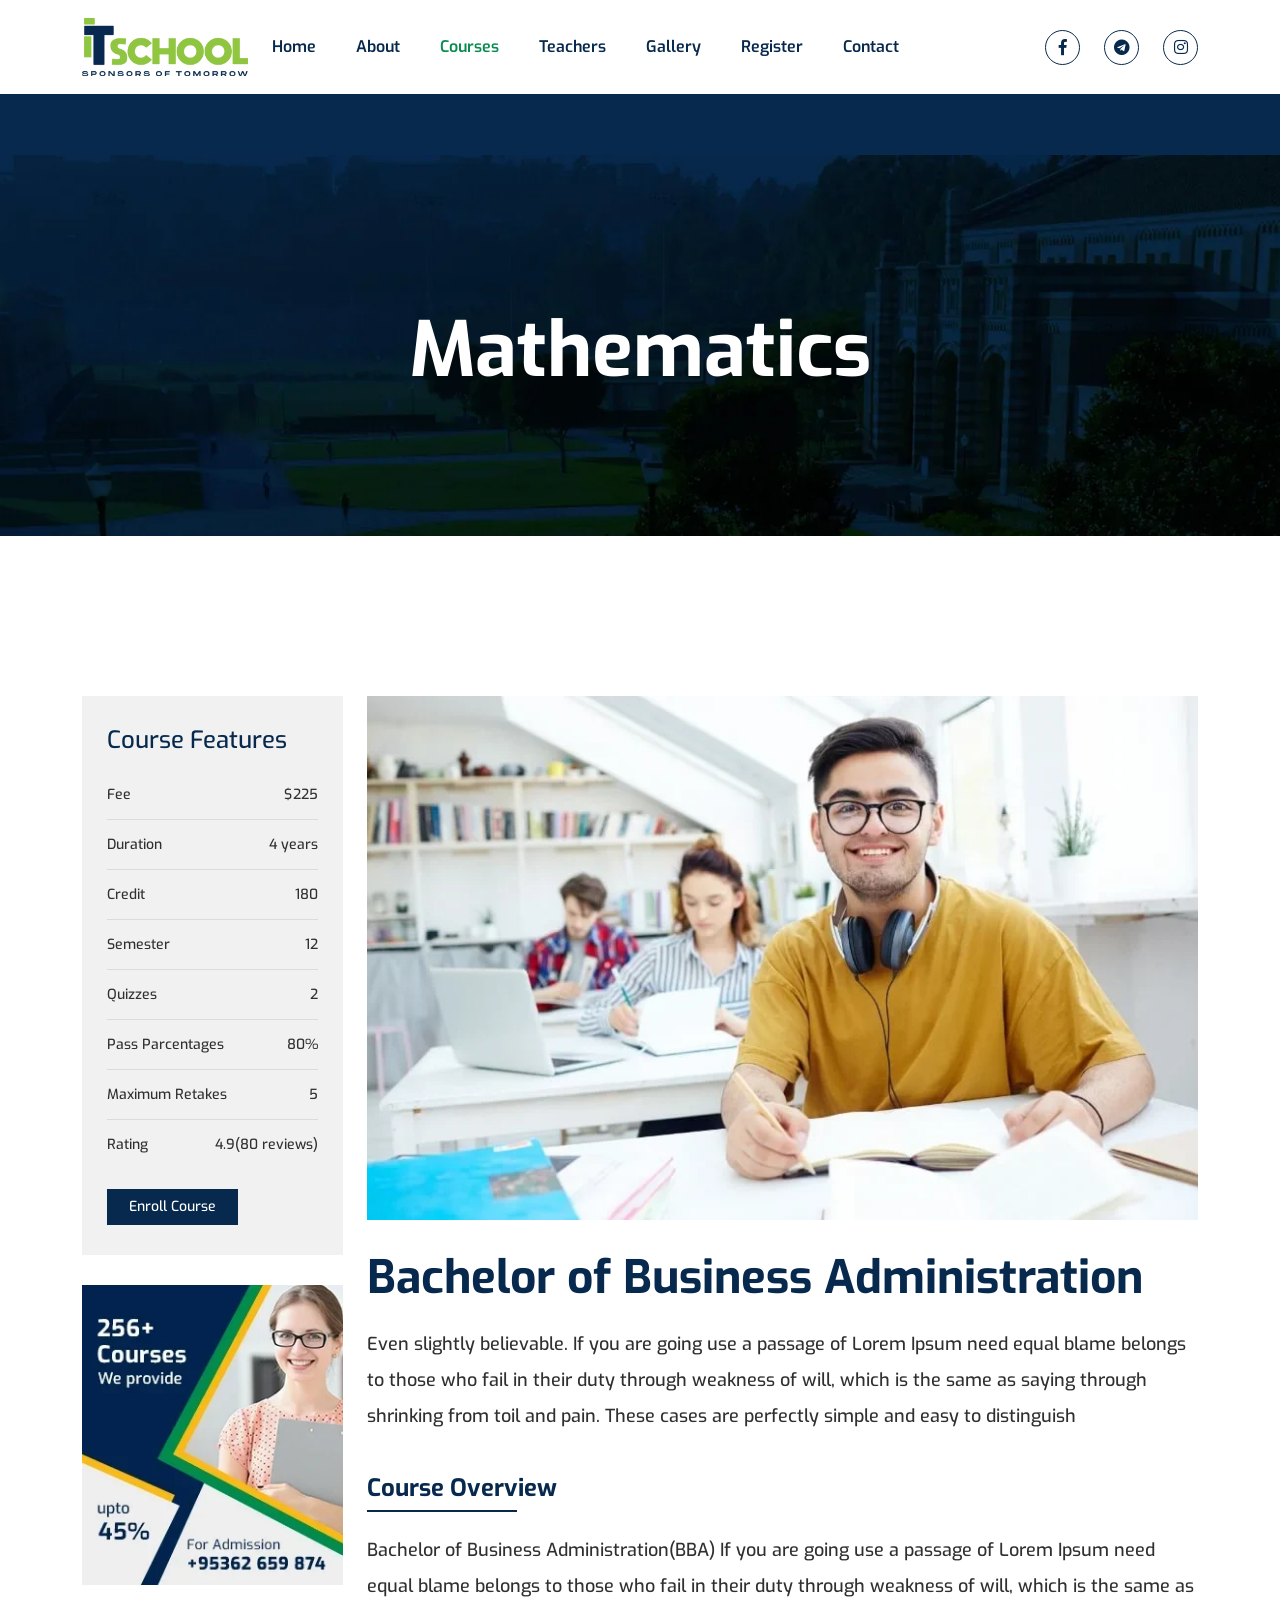
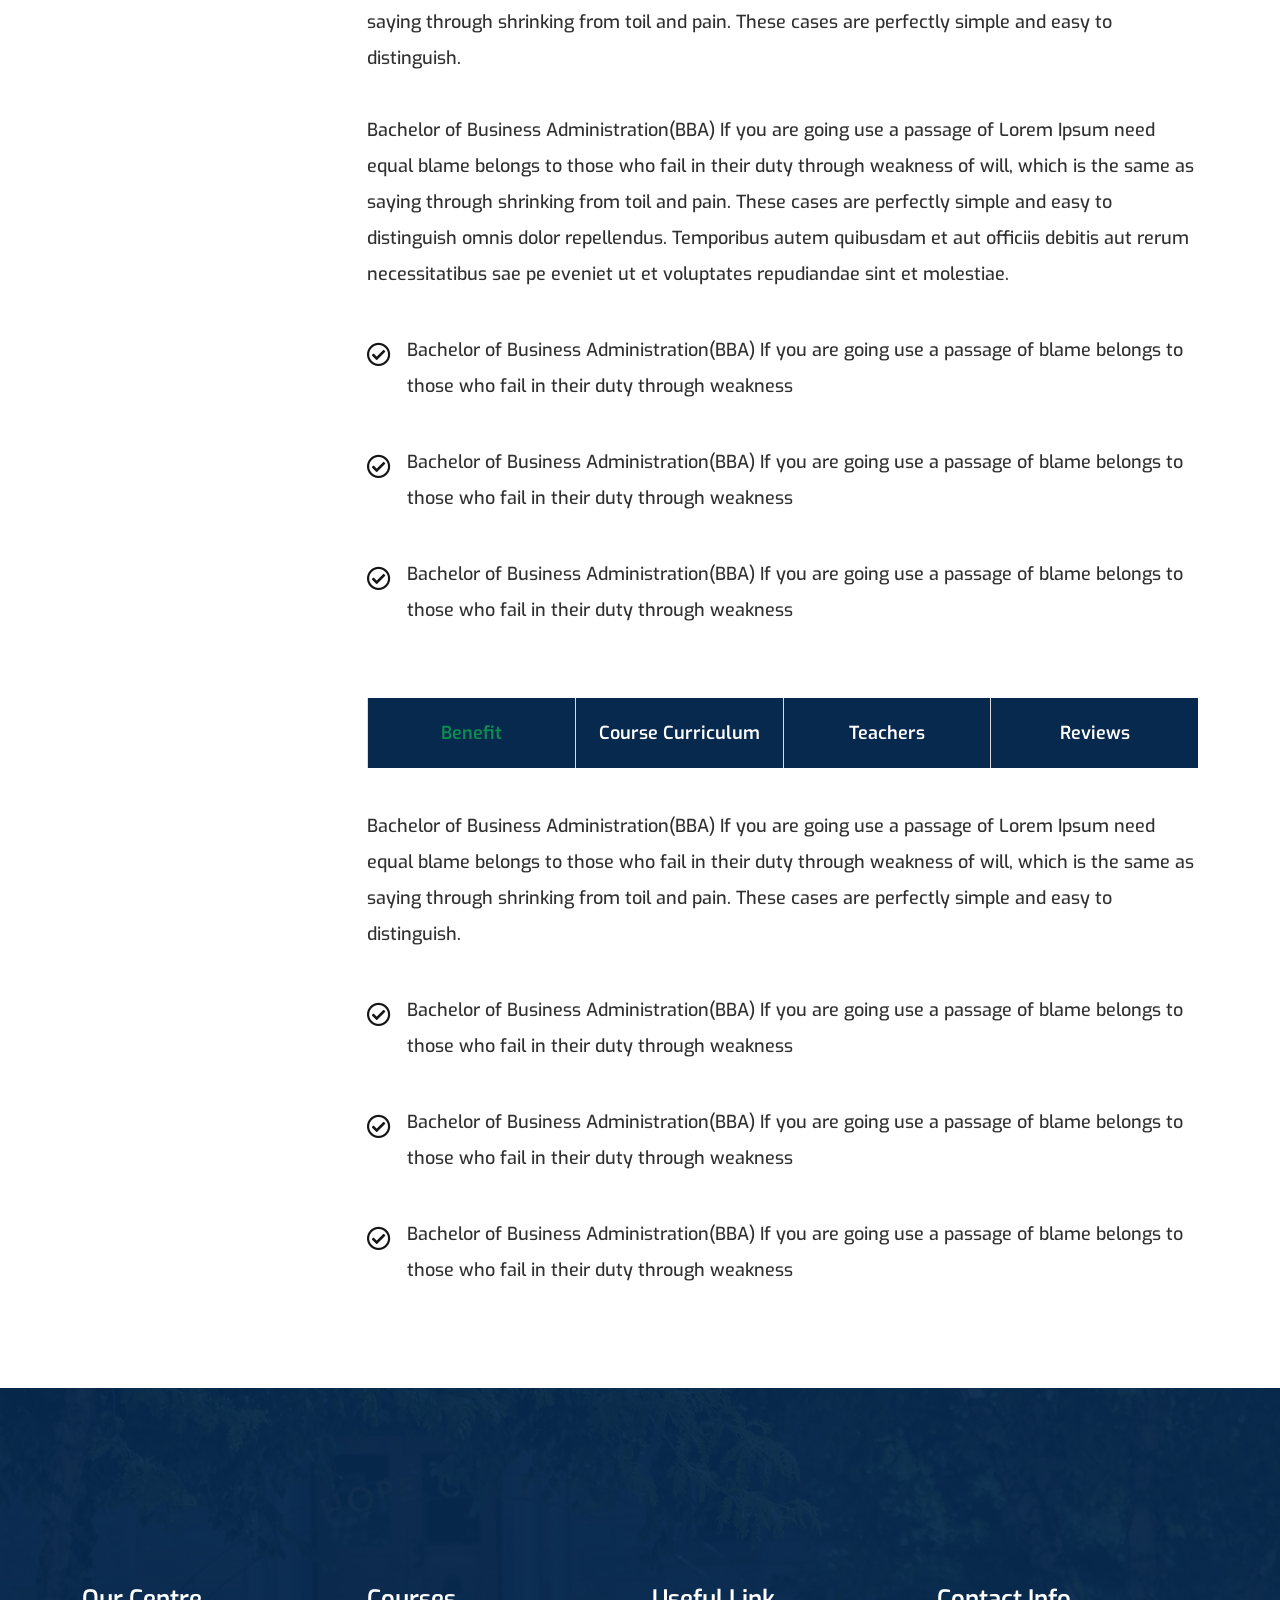
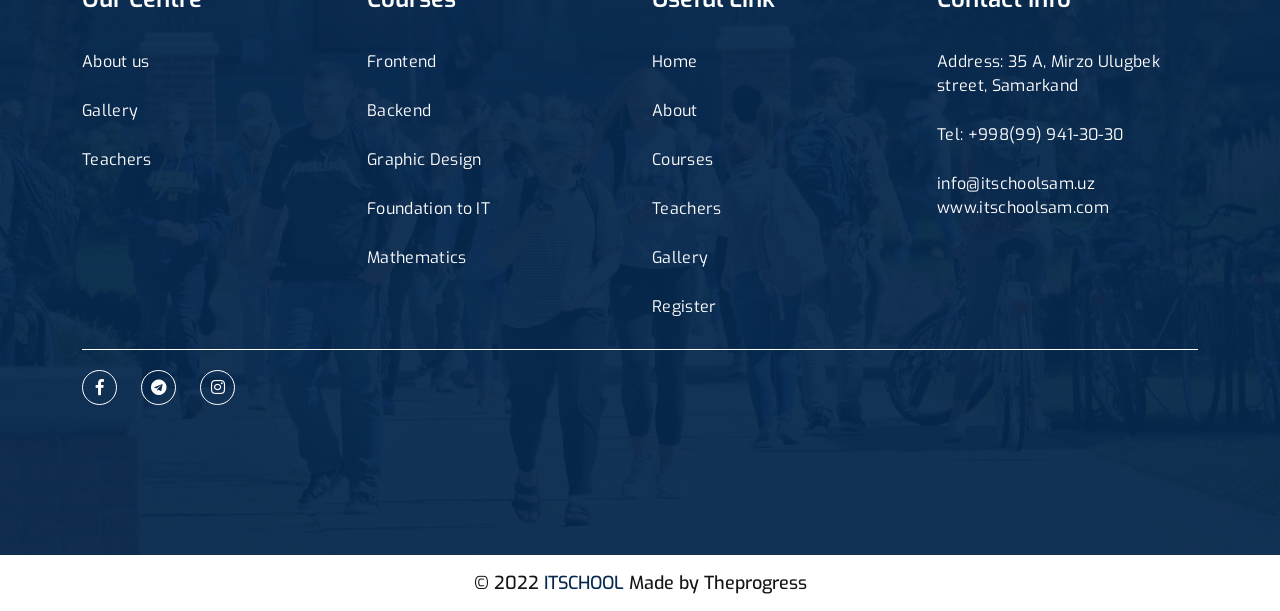
<file: math.html>
<!doctype html>
<html class="no-js" lang="en">

<head>
    <meta charset="utf-8">
    
    <!--====== Title ======-->
    <title>IT SCHOOL</title>
    
    <meta name="description" content="">
    <meta name="viewport" content="width=device-width, initial-scale=1">

    <!--====== Favicon Icon ======-->
    <link rel="shortcut icon" href="assets/images/favicon.webp" type="image/webp">
    
        
    <!-- CSS
    ============================================ -->

    <!--===== Vendor CSS (Bootstrap & Icon Font) =====-->
    <link rel="stylesheet" href="assets/css/plugins/bootstrap.min.css">
    <link rel="stylesheet" href="assets/css/plugins/fontawesome.min.css">
    <link rel="stylesheet" href="assets/css/plugins/default.css">


    <!--===== Plugins CSS (All Plugins Files) =====-->
    <link rel="stylesheet" href="assets/css/plugins/animate.min.css">
    <link rel="stylesheet" href="assets/css/plugins/slick.css">
    <link rel="stylesheet" href="assets/css/plugins/magnific-popup.css">

    <!--====== Main Style CSS ======-->
    <!-- <link rel="stylesheet" href="assets/css/style.css"> -->
    <link rel="stylesheet" href="assets/css/style.min.css">
    
</head>

<body>
    
    <!--====== Header Start ======-->

    <header class="header-area">
        <!-- <div class="header-top">
            <div class="container">
                <div class="header-top-wrapper d-flex flex-wrap justify-content-sm-between">
                    <div class="header-top-left mt-10">
                        <ul class="header-meta">
                            <li><a href="mailto://infoedumate@example.com">infoitschool@example.com</a></li>
                        </ul>
                    </div>
                    <div class="header-top-right mt-10">
                        <div class="header-link">
                            <a class="notice" href="notice.html">Notice</a>
                            <a class="login" href="login.html">Login</a>
                            <a class="register" href="register.html">Register</a>
                        </div>
                    </div>
                </div>
            </div>
        </div> -->

        <div id="navigation" class="navigation navigation-landscape">
            <div class="container position-relative">
                <div class="row align-items-center">
                    <div class="col-lg-2 col-md-2">
                        <div class="header-logo">
                            <a href="index.html"><img src="assets/images/logo.webp" width="80" alt="Logo"></a>
                        </div>
                    </div>
                    <div class="col-lg-7 col-md-6 position-static">
                        <div class="nav-toggle"></div>
                        <nav class="nav-menus-wrapper">
                            <ul class="nav-menu">
                                <li>
                                    <a href="index.html">Home</a>
                                </li>
                                <li>
                                    <a href="about-us.html">About</a>
                                </li>
                                <li>
                                    <a class="active" href="our-courses-3.html">Courses</a>
                                    <ul class="nav-dropdown nav-submenu">
                                        <li><a href="frontend.html">Frontend</a></li>
                                        <li><a href="backend.html">Backend</a></li>
                                        <li><a href="graphic.html">Graphic Design</a></li>
                                        <li><a href="foundation.html">Foundation IT</a></li>
                                        <li><a href="math.html">Mathematics</a></li>
                                    </ul>
                                </li>
                                <li>
                                    <a href="teachers.html">Teachers</a>
                                </li>
                                <li>
                                    <a href="gallery.html">Gallery</a>
                                </li>
                                <li><a href="register.html">Register</a></li>
                                <li><a href="contact.html">Contact</a></li>
                            </ul>
                        </nav>
                    </div>
                    <div class="col-lg-3 position-static">
                        <div class="footer-widget-wrapper justify-content-end">
                            <div class="footer-social">
                                <ul class="social">
                                    <li><a href="https://www.facebook.com/itschoolsam/"><i class="fab fa-facebook-f"></i></a></li>
                                    <li><a href="https://t.me/itschoolsam"><i class="fab fa-telegram"></i></a></li>
                                    <li><a href="https://www.instagram.com/it_school.uz/"><i class="fab fa-instagram"></i></a></li>
                                </ul>
                            </div>
                        </div>
                    </div>
                </div>
            </div>
        </div>
    </header>

    <!--====== Header Ends ======-->
    
    <!--====== Page Banner Start ======-->

    <section class="page-banner">
        <div class="page-banner-bg bg_cover" style="background-image: url(assets/images/page-banner.webp);">
            <div class="container">
                <div class="banner-content text-center">
                    <h2 class="title">Mathematics</h2>
                </div>
            </div>
        </div>
    </section>

    <!--====== Page Banner Ends ======-->

    <!--====== Courses Details Start ======-->

    <section class="courses-details pb-100">
        <div class="container">
            <div class="row flex-row-reverse">
                <div class="col-lg-9">
                    <div class="courses-details-content mt-50">
                        <img src="assets/images/courses-details.webp" width="845" height="533" alt="Course Details">

                        <h2 class="title">Bachelor of Business Administration</h2>

                        <p>Even slightly believable. If you are going use a passage of Lorem Ipsum need equal blame belongs to those who fail in their duty through weakness of will, which is the same as saying through shrinking from toil and pain. These cases are perfectly simple and easy to distinguish</p>

                        <h5 class="sub-title">Course Overview</h5>

                        <p>Bachelor of Business Administration(BBA) If you are going use a passage of Lorem Ipsum need equal blame belongs to those who fail in their duty through weakness of will, which is the same as saying through shrinking from toil and pain. These cases are perfectly simple and easy to distinguish. <br> <br> Bachelor of Business Administration(BBA) If you are going use a passage of Lorem Ipsum need equal blame belongs to those who fail in their duty through weakness of will, which is the same as saying through shrinking from toil and pain. These cases are perfectly simple and easy to distinguish omnis dolor repellendus. Temporibus autem quibusdam et aut officiis debitis aut rerum necessitatibus sae pe eveniet ut et voluptates repudiandae sint et molestiae.</p>

                        <ul class="courses-details-list">
                            <li>
                                <i class="far fa-check-circle"></i>
                                <p>Bachelor of Business Administration(BBA) If you are going use a passage of blame belongs to those who fail in their duty through weakness </p>
                            </li>
                            <li>
                                <i class="far fa-check-circle"></i>
                                <p>Bachelor of Business Administration(BBA) If you are going use a passage of blame belongs to those who fail in their duty through weakness </p>
                            </li>
                            <li>
                                <i class="far fa-check-circle"></i>
                                <p>Bachelor of Business Administration(BBA) If you are going use a passage of blame belongs to those who fail in their duty through weakness </p>
                            </li>
                        </ul>
                    </div>

                    <div class="courses-details-tab">
                        <ul class="nav nav-justified"">
                            <li class="nav-item"><a class="active" data-bs-toggle="tab" href="#benefit">Benefit</a></li>
                            <li class="nav-item"><a data-bs-toggle="tab" href="#curriculum">Course Curriculum</a></li>
                            <li class="nav-item"><a data-bs-toggle="tab" href="#teachers">Teachers</a></li>
                            <li class="nav-item"><a data-bs-toggle="tab" href="#reviews">Reviews</a></li>
                        </ul>
                        <div class="tab-content" id="myTabContent">
                            <div class="tab-pane fade show active" id="benefit">
                                <div class="benefit-content">
                                    <p>Bachelor of Business Administration(BBA) If you are going use a passage of Lorem Ipsum need equal blame belongs to those who fail in their duty through weakness of will, which is the same as saying through shrinking from toil and pain. These cases are perfectly simple and easy to distinguish.</p>
                                    <ul class="courses-details-list">
                                        <li>
                                            <i class="far fa-check-circle"></i>
                                            <p>Bachelor of Business Administration(BBA) If you are going use a passage of blame belongs to those who fail in their duty through weakness </p>
                                        </li>
                                        <li>
                                            <i class="far fa-check-circle"></i>
                                            <p>Bachelor of Business Administration(BBA) If you are going use a passage of blame belongs to those who fail in their duty through weakness </p>
                                        </li>
                                        <li>
                                            <i class="far fa-check-circle"></i>
                                            <p>Bachelor of Business Administration(BBA) If you are going use a passage of blame belongs to those who fail in their duty through weakness </p>
                                        </li>
                                    </ul>
                                </div>
                            </div>
                            <div class="tab-pane fade" id="curriculum">
                                <div class="curriculum-content">
                                    <div class="row">
                                        <div class="col-md-4 col-sm-6">
                                            <div class="single-curriculum">
                                                <h4 class="title">1st Semester</h4>
                                                <ul class="curriculum-list">
                                                    <li><a href="#"><i class="fal fa-book"></i> Lessons 1.1: Introduction</a></li>
                                                    <li><a href="#"><i class="fal fa-book"></i> Lessons 1.2: Know about BBA</a></li>
                                                    <li><a href="#"><i class="fal fa-book"></i> Lessons 1.3: How to improve</a></li>
                                                    <li><a href="#"><i class="fal fa-book"></i> Lessons 1.4: Business Math</a></li>
                                                    <li><a href="#"><i class="fal fa-book"></i> Lessons 1.1: Social Marketing</a></li>
                                                </ul>
                                            </div>                                           
                                        </div>
                                        <div class="col-md-4 col-sm-6">
                                            <div class="single-curriculum">
                                                <h4 class="title">2nd Semester</h4>
                                                <ul class="curriculum-list">
                                                    <li><a href="#"><i class="fal fa-book"></i> Lessons 1.1: Introduction</a></li>
                                                    <li><a href="#"><i class="fal fa-book"></i> Lessons 1.2: Know about BBA</a></li>
                                                    <li><a href="#"><i class="fal fa-book"></i> Lessons 1.3: How to improve</a></li>
                                                    <li><a href="#"><i class="fal fa-book"></i> Lessons 1.4: Business Math</a></li>
                                                    <li><a href="#"><i class="fal fa-book"></i> Lessons 1.1: Social Marketing</a></li>
                                                </ul>
                                            </div>                                           
                                        </div>
                                        <div class="col-md-4 col-sm-6">
                                            <div class="single-curriculum">
                                                <h4 class="title">3rd Semester</h4>
                                                <ul class="curriculum-list">
                                                    <li><a href="#"><i class="fal fa-book"></i> Lessons 1.1: Introduction</a></li>
                                                    <li><a href="#"><i class="fal fa-book"></i> Lessons 1.2: Know about BBA</a></li>
                                                    <li><a href="#"><i class="fal fa-book"></i> Lessons 1.3: How to improve</a></li>
                                                    <li><a href="#"><i class="fal fa-book"></i> Lessons 1.4: Business Math</a></li>
                                                    <li><a href="#"><i class="fal fa-book"></i> Lessons 1.1: Social Marketing</a></li>
                                                </ul>
                                            </div>                                           
                                        </div>
                                        <div class="col-md-4 col-sm-6">
                                            <div class="single-curriculum">
                                                <h4 class="title">4th Semester</h4>
                                                <ul class="curriculum-list">
                                                    <li><a href="#"><i class="fal fa-book"></i> Lessons 1.1: Introduction</a></li>
                                                    <li><a href="#"><i class="fal fa-book"></i> Lessons 1.2: Know about BBA</a></li>
                                                    <li><a href="#"><i class="fal fa-book"></i> Lessons 1.3: How to improve</a></li>
                                                    <li><a href="#"><i class="fal fa-book"></i> Lessons 1.4: Business Math</a></li>
                                                    <li><a href="#"><i class="fal fa-book"></i> Lessons 1.1: Social Marketing</a></li>
                                                </ul>
                                            </div>                                           
                                        </div>
                                        <div class="col-md-4 col-sm-6">
                                            <div class="single-curriculum">
                                                <h4 class="title">5th Semester</h4>
                                                <ul class="curriculum-list">
                                                    <li><a href="#"><i class="fal fa-book"></i> Lessons 1.1: Introduction</a></li>
                                                    <li><a href="#"><i class="fal fa-book"></i> Lessons 1.2: Know about BBA</a></li>
                                                    <li><a href="#"><i class="fal fa-book"></i> Lessons 1.3: How to improve</a></li>
                                                    <li><a href="#"><i class="fal fa-book"></i> Lessons 1.4: Business Math</a></li>
                                                    <li><a href="#"><i class="fal fa-book"></i> Lessons 1.1: Social Marketing</a></li>
                                                </ul>
                                            </div>                                           
                                        </div>
                                        <div class="col-md-4 col-sm-6">
                                            <div class="single-curriculum">
                                                <h4 class="title">6th Semester</h4>
                                                <ul class="curriculum-list">
                                                    <li><a href="#"><i class="fal fa-book"></i> Lessons 1.1: Introduction</a></li>
                                                    <li><a href="#"><i class="fal fa-book"></i> Lessons 1.2: Know about BBA</a></li>
                                                    <li><a href="#"><i class="fal fa-book"></i> Lessons 1.3: How to improve</a></li>
                                                    <li><a href="#"><i class="fal fa-book"></i> Lessons 1.4: Business Math</a></li>
                                                    <li><a href="#"><i class="fal fa-book"></i> Lessons 1.1: Social Marketing</a></li>
                                                </ul>
                                            </div>                                           
                                        </div>
                                        <div class="col-md-4 col-sm-6">
                                            <div class="single-curriculum">
                                                <h4 class="title">7st Semester</h4>
                                                <ul class="curriculum-list">
                                                    <li><a href="#"><i class="fal fa-book"></i> Lessons 1.1: Introduction</a></li>
                                                    <li><a href="#"><i class="fal fa-book"></i> Lessons 1.2: Know about BBA</a></li>
                                                    <li><a href="#"><i class="fal fa-book"></i> Lessons 1.3: How to improve</a></li>
                                                    <li><a href="#"><i class="fal fa-book"></i> Lessons 1.4: Business Math</a></li>
                                                    <li><a href="#"><i class="fal fa-book"></i> Lessons 1.1: Social Marketing</a></li>
                                                </ul>
                                            </div>                                           
                                        </div>
                                        <div class="col-md-4 col-sm-6">
                                            <div class="single-curriculum">
                                                <h4 class="title">8th Semester</h4>
                                                <ul class="curriculum-list">
                                                    <li><a href="#"><i class="fal fa-book"></i> Lessons 1.1: Introduction</a></li>
                                                    <li><a href="#"><i class="fal fa-book"></i> Lessons 1.2: Know about BBA</a></li>
                                                    <li><a href="#"><i class="fal fa-book"></i> Lessons 1.3: How to improve</a></li>
                                                    <li><a href="#"><i class="fal fa-book"></i> Lessons 1.4: Business Math</a></li>
                                                    <li><a href="#"><i class="fal fa-book"></i> Lessons 1.1: Social Marketing</a></li>
                                                </ul>
                                            </div>                                           
                                        </div>
                                        <div class="col-md-4 col-sm-6">
                                            <div class="single-curriculum">
                                                <h4 class="title">9th Semester</h4>
                                                <ul class="curriculum-list">
                                                    <li><a href="#"><i class="fal fa-book"></i> Lessons 1.1: Introduction</a></li>
                                                    <li><a href="#"><i class="fal fa-book"></i> Lessons 1.2: Know about BBA</a></li>
                                                    <li><a href="#"><i class="fal fa-book"></i> Lessons 1.3: How to improve</a></li>
                                                    <li><a href="#"><i class="fal fa-book"></i> Lessons 1.4: Business Math</a></li>
                                                    <li><a href="#"><i class="fal fa-book"></i> Lessons 1.1: Social Marketing</a></li>
                                                </ul>
                                            </div>                                           
                                        </div>
                                        <div class="col-md-4 col-sm-6">
                                            <div class="single-curriculum">
                                                <h4 class="title">10th Semester</h4>
                                                <ul class="curriculum-list">
                                                    <li><a href="#"><i class="fal fa-book"></i> Lessons 1.1: Introduction</a></li>
                                                    <li><a href="#"><i class="fal fa-book"></i> Lessons 1.2: Know about BBA</a></li>
                                                    <li><a href="#"><i class="fal fa-book"></i> Lessons 1.3: How to improve</a></li>
                                                    <li><a href="#"><i class="fal fa-book"></i> Lessons 1.4: Business Math</a></li>
                                                    <li><a href="#"><i class="fal fa-book"></i> Lessons 1.1: Social Marketing</a></li>
                                                </ul>
                                            </div>                                           
                                        </div>
                                        <div class="col-md-4 col-sm-6">
                                            <div class="single-curriculum">
                                                <h4 class="title">11th Semester</h4>
                                                <ul class="curriculum-list">
                                                    <li><a href="#"><i class="fal fa-book"></i> Lessons 1.1: Introduction</a></li>
                                                    <li><a href="#"><i class="fal fa-book"></i> Lessons 1.2: Know about BBA</a></li>
                                                    <li><a href="#"><i class="fal fa-book"></i> Lessons 1.3: How to improve</a></li>
                                                    <li><a href="#"><i class="fal fa-book"></i> Lessons 1.4: Business Math</a></li>
                                                    <li><a href="#"><i class="fal fa-book"></i> Lessons 1.1: Social Marketing</a></li>
                                                </ul>
                                            </div>                                           
                                        </div>
                                        <div class="col-md-4 col-sm-6">
                                            <div class="single-curriculum">
                                                <h4 class="title">12th Semester</h4>
                                                <ul class="curriculum-list">
                                                    <li><a href="#"><i class="fal fa-book"></i> Lessons 1.1: Introduction</a></li>
                                                    <li><a href="#"><i class="fal fa-book"></i> Lessons 1.2: Know about BBA</a></li>
                                                    <li><a href="#"><i class="fal fa-book"></i> Lessons 1.3: How to improve</a></li>
                                                    <li><a href="#"><i class="fal fa-book"></i> Lessons 1.4: Business Math</a></li>
                                                    <li><a href="#"><i class="fal fa-book"></i> Lessons 1.1: Social Marketing</a></li>
                                                </ul>
                                            </div>                                           
                                        </div>
                                    </div>
                                </div>
                            </div>
                            <div class="tab-pane fade" id="teachers">
                                <div class="courses-teachers">
                                    <div class="row">
                                        <div class="col-md-4 col-sm-6">
                                            <div class="single-teacher mt-30 text-center">
                                                <div class="teacher-social">
                                                    <ul class="social">
                                                        <li><a href="#"><i class="fab fa-facebook-f"></i></a></li>
                                                        <li><a href="#"><i class="fab fa-twitter"></i></a></li>
                                                        <li><a href="#"><i class="fab fa-instagram"></i></a></li>
                                                        <li><a href="#"><i class="fab fa-linkedin-in"></i></a></li>
                                                    </ul>
                                                </div>
                                                <div class="teacher-image">
                                                    <a href="teacher-details.html">
                                                        <img src="assets/images/teachers/teacher-1.webp" alt="teacher">
                                                    </a>
                                                </div>
                                                <div class="teacher-content">
                                                    <h4 class="name"><a href="teacher-details.html">Roberto Carlos</a></h4>
                                                </div>
                                            </div>
                                        </div>
                                        <div class="col-md-4 col-sm-6">
                                            <div class="single-teacher mt-30 text-center">
                                                <div class="teacher-social">
                                                    <ul class="social">
                                                        <li><a href="#"><i class="fab fa-facebook-f"></i></a></li>
                                                        <li><a href="#"><i class="fab fa-twitter"></i></a></li>
                                                        <li><a href="#"><i class="fab fa-instagram"></i></a></li>
                                                        <li><a href="#"><i class="fab fa-linkedin-in"></i></a></li>
                                                    </ul>
                                                </div>
                                                <div class="teacher-image">
                                                    <a href="teacher-details.html">
                                                        <img src="assets/images/teachers/teacher-2.webp" alt="teacher">
                                                    </a>
                                                </div>
                                                <div class="teacher-content">
                                                    <h4 class="name"><a href="teacher-details.html">Roberto Carlos</a></h4>
                                                </div>
                                            </div>
                                        </div>
                                        <div class="col-md-4 col-sm-6">
                                            <div class="single-teacher mt-30 text-center">
                                                <div class="teacher-social">
                                                    <ul class="social">
                                                        <li><a href="#"><i class="fab fa-facebook-f"></i></a></li>
                                                        <li><a href="#"><i class="fab fa-twitter"></i></a></li>
                                                        <li><a href="#"><i class="fab fa-instagram"></i></a></li>
                                                        <li><a href="#"><i class="fab fa-linkedin-in"></i></a></li>
                                                    </ul>
                                                </div>
                                                <div class="teacher-image">
                                                    <a href="teacher-details.html">
                                                        <img src="assets/images/teachers/teacher-3.webp" alt="teacher">
                                                    </a>
                                                </div>
                                                <div class="teacher-content">
                                                    <h4 class="name"><a href="teacher-details.html">Roberto Carlos</a></h4>
                                                </div>
                                            </div>
                                        </div>
                                    </div>
                                </div>
                            </div>
                            <div class="tab-pane fade" id="reviews">
                                <div class="courses-reviews">
                                    <div class="review-wrapper">
                                        <div class="review-star">
                                            <div class="single-review">
                                                <span class="label">Stars 5</span>
                                                <div class="review-bar">
                                                    <div class="bar-inner" style="width: 100%;"></div>
                                                </div>
                                                <span class="value">35</span>
                                            </div>
                                            <div class="single-review">
                                                <span class="label">Stars 4</span>
                                                <div class="review-bar">
                                                    <div class="bar-inner" style="width: 80%;"></div>
                                                </div>
                                                <span class="value">10</span>
                                            </div>
                                            <div class="single-review">
                                                <span class="label">Stars 3</span>
                                                <div class="review-bar">
                                                    <div class="bar-inner" style="width: 55%;"></div>
                                                </div>
                                                <span class="value">8</span>
                                            </div>
                                            <div class="single-review">
                                                <span class="label">Stars 2</span>
                                                <div class="review-bar">
                                                    <div class="bar-inner" style="width: 0;"></div>
                                                </div>
                                                <span class="value">0</span>
                                            </div>
                                            <div class="single-review">
                                                <span class="label">Stars 1</span>
                                                <div class="review-bar">
                                                    <div class="bar-inner" style="width: 0;"></div>
                                                </div>
                                                <span class="value">0</span>
                                            </div>
                                        </div>
                                        <div class="review-point">
                                            <span>4.9</span>
                                        </div>
                                    </div>

                                    <div class="review-form">
                                        <div class="review-rating">
                                            <h5 class="title">Write a Review</h5>

                                            <ul id='stars'>
                                                <li class='star' title='Poor' data-value='1'>
                                                  <i class='fas fa-star'></i>
                                                </li>
                                                <li class='star' title='Fair' data-value='2'>
                                                  <i class='fas fa-star'></i>
                                                </li>
                                                <li class='star' title='Good' data-value='3'>
                                                  <i class='fas fa-star'></i>
                                                </li>
                                                <li class='star' title='Excellent' data-value='4'>
                                                  <i class='fas fa-star'></i>
                                                </li>
                                                <li class='star' title='WOW!!!' data-value='5'>
                                                  <i class='fas fa-star'></i>
                                                </li>
                                            </ul>
                                        </div>

                                        <div class="review-form-wrapper">
                                            <form action="#">
                                                <div class="row">
                                                    <div class="col-md-6">
                                                        <div class="single-form">
                                                            <input type="text" placeholder="Name">
                                                        </div>
                                                    </div>
                                                    <div class="col-md-6">
                                                        <div class="single-form">
                                                            <input type="email" placeholder="Email">
                                                        </div>
                                                    </div>
                                                    <div class="col-md-6">
                                                        <div class="single-form">
                                                            <input type="text" placeholder="Phone">
                                                        </div>
                                                    </div>
                                                    <div class="col-md-6">
                                                        <div class="single-form">
                                                            <input type="text" placeholder="Title">
                                                        </div>
                                                    </div>
                                                    <div class="col-md-12">
                                                        <div class="single-form">
                                                            <textarea placeholder="Write here..."></textarea>
                                                        </div>
                                                    </div>
                                                    <div class="col-md-12">
                                                        <div class="single-form">
                                                            <button class="main-btn">Submit now</button>
                                                        </div>
                                                    </div>
                                                </div>
                                            </form>
                                        </div>
                                    </div>
                                </div>
                            </div>
                        </div>
                    </div>
                </div>
                <div class="col-lg-3">
                    <div class="courses-sidebar pt-20">
                        <div class="courses-features mt-30">
                            <div class="sidebar-title">
                                <h4 class="title">Course Features</h4>
                            </div>
                            <ul class="courses-features-items">
                                <li>Fee <strong>$225</strong></li>
                                <li>Duration <strong>4 years</strong></li>
                                <li>Credit <strong>180</strong></li>
                                <li>Semester <strong>12</strong></li>
                                <li>Quizzes <strong>2</strong></li>
                                <li>Pass Parcentages <strong>80%</strong></li>
                                <li>Maximum Retakes <strong>5</strong></li>
                                <li>Rating <strong>4.9(80 reviews)</strong></li>
                            </ul>
                            <div class="sidebar-btn">
                                <a class="main-btn" href="#">Enroll Course</a>
                            </div>
                        </div>

                        <div class="courses-sidebar-banner mt-30">
                            <a href="#">
                                <img src="assets/images/banner.webp" width="270" height="310" alt="Banner">
                            </a>
                        </div>
                    </div>
                </div>
            </div>
        </div>
    </section>

    <!--====== Courses Details Ends ======-->
    
    <!--====== Newsletter Start ======-->

    <!-- <section class="newsletter-area-2">
        <div class="container">
            <div class="newsletter-wrapper bg_cover" style="background-image: url(assets/images/newsletter-bg-1.webp);">
                <div class="row align-items-center">
                    <div class="col-lg-5">
                        <div class="section-title-2 mt-25">
                            <h2 class="title">Subscribe our Newsletter</h2>
                            <span class="line"></span>
                            <p>Even slightly believable. If you are going use a passage of Lorem Ipsum need some</p>
                        </div>
                    </div>
                    <div class="col-lg-7">
                        <div class="newsletter-form mt-30">
                            <form action="#">
                                <input type="text" placeholder="Enter your email here">
                                <button class="main-btn main-btn-2">Subscribe now</button>
                            </form>
                        </div>
                    </div>
                </div>
            </div>
        </div>
    </section> -->

    <!--====== Newsletter Ends ======-->
    
    <!--====== Footer Start ======-->

    <section class="footer-area bg_cover" style="background-image: url(assets/images/counter-bg.webp);">
        <div class="footer-widget">
            <div class="container">
                <div class="row">
                    <div class="col-md-3 col-sm-6">
                        <div class="footer-link mt-45">
                            <h4 class="footer-title">Our Centre</h4>
                            <ul class="link-list">
                                <li><a href="about-us.html">About us</a></li>
                                <li><a href="gallery.html">Gallery</a></li>
                                <li><a href="teachers.html">Teachers</a></li>
                            </ul>
                        </div>
                    </div>
                    <div class="col-md-3 col-sm-6">
                        <div class="footer-link mt-45">
                            <h4 class="footer-title">Courses</h4>
                            <ul class="link-list">
                                <li><a href="frontend.html">Frontend</a></li>
                                <li><a href="backend.html">Backend</a></li>
                                <li><a href="graphic.html">Graphic Design</a></li>
                                <li><a href="foundation.html">Foundation to IT</a></li>
                                <li><a href="math.html">Mathematics</a></li>
                            </ul>
                        </div>
                    </div>
                    <div class="col-md-3 col-sm-6">
                        <div class="footer-link mt-45">
                            <h4 class="footer-title">Useful Link</h4>
                            <ul class="link-list">
                                <li><a href="index.html">Home</a></li>
                                <li><a href="about-us.html">About</a></li>
                                <li><a href="our-courses-3.html">Courses</a></li>
                                <li><a href="teachers.html">Teachers</a></li>
                                <li><a href="gallery.html">Gallery</a></li>
                                <li><a href="register.html">Register</a></li>
                            </ul>
                        </div>
                    </div>
                    <div class="col-md-3 col-sm-6">
                        <div class="footer-link mt-45">
                            <h4 class="footer-title">Contact Info</h4>
                            <ul class="link-list">
                                <li>
                                    <p>Address: 35 A, Mirzo Ulugbek street, Samarkand</p>
                                </li>
                                <li>
                                    <p><a href="tel:+998999413030">Tel: +998(99) 941-30-30</a></p>
                                </li>
                                <li>
                                    <p><a href="mailto://info@itschoolsam.uz">info@itschoolsam.uz</a></p>
                                    <p><a href="#">www.itschoolsam.com</a></p>
                                </li>
                            </ul>
                        </div>
                    </div>
                </div>
                <div class="footer-widget-wrapper">
                    <div class="footer-social">
                        <ul class="social">
                            <li><a href="https://www.facebook.com/itschoolsam/"><i class="fab fa-facebook-f"></i></a></li>
                            <li><a href="https://t.me/itschoolsam"><i class="fab fa-telegram"></i></a></li>
                            <li><a href="https://www.instagram.com/it_school.uz/"><i class="fab fa-instagram"></i></a></li>
                        </ul>
                    </div>
                </div>
            </div>
        </div>
        <div class="footer-copyright">
            <div class="container">
                <div class="copyright text-center">
                    <p>&copy; 2022 <span> ITSCHOOL </span> Made by <a href="https://theprogress.uz/">Theprogress</a></p>
                </div>
            </div>
        </div>
    </section>

    <!--====== Footer Ends ======-->

    <!--====== BACK TOP TOP PART START ======-->

    <a href="#" class="back-to-top"><i class="fal fa-chevron-up"></i></a>

    <!--====== BACK TOP TOP PART ENDS ======-->
    
    <!--====== Start ======-->

<!--
    <section class="">
        <div class="container">
            <div class="row">
                <div class="col-lg-">
                    
                </div>
            </div>
        </div>
    </section>
-->

    <!--====== Ends ======-->




    <!--====== Jquery js ======-->
    <script src="assets/js/vendor/jquery-3.6.0.min.js"></script>
    <script src="assets/js/vendor/modernizr-3.7.1.min.js"></script>
    
    <!--====== All Plugins js ======-->
    <script src="assets/js/plugins/popper.min.js"></script>
    <script src="assets/js/plugins/bootstrap.min.js"></script>
    <script src="assets/js/plugins/slick.min.js"></script>
    <script src="assets/js/plugins/jquery.magnific-popup.min.js"></script>
    <script src="assets/js/plugins/imagesloaded.pkgd.min.js"></script>
    <script src="assets/js/plugins/isotope.pkgd.min.js"></script>
    <script src="assets/js/plugins/wow.min.js"></script>
    <script src="assets/js/plugins/ajax-contact.js"></script>
    

    <!--====== Main Activation  js ======-->
    <script src="assets/js/main.js"></script>
    
    
</body>


<!-- Mirrored from template.hasthemes.com/edumate-v1/edumate/courses-details.html by HTTrack Website Copier/3.x [XR&CO'2014], Sat, 12 Feb 2022 16:27:29 GMT -->
</html>
</file>
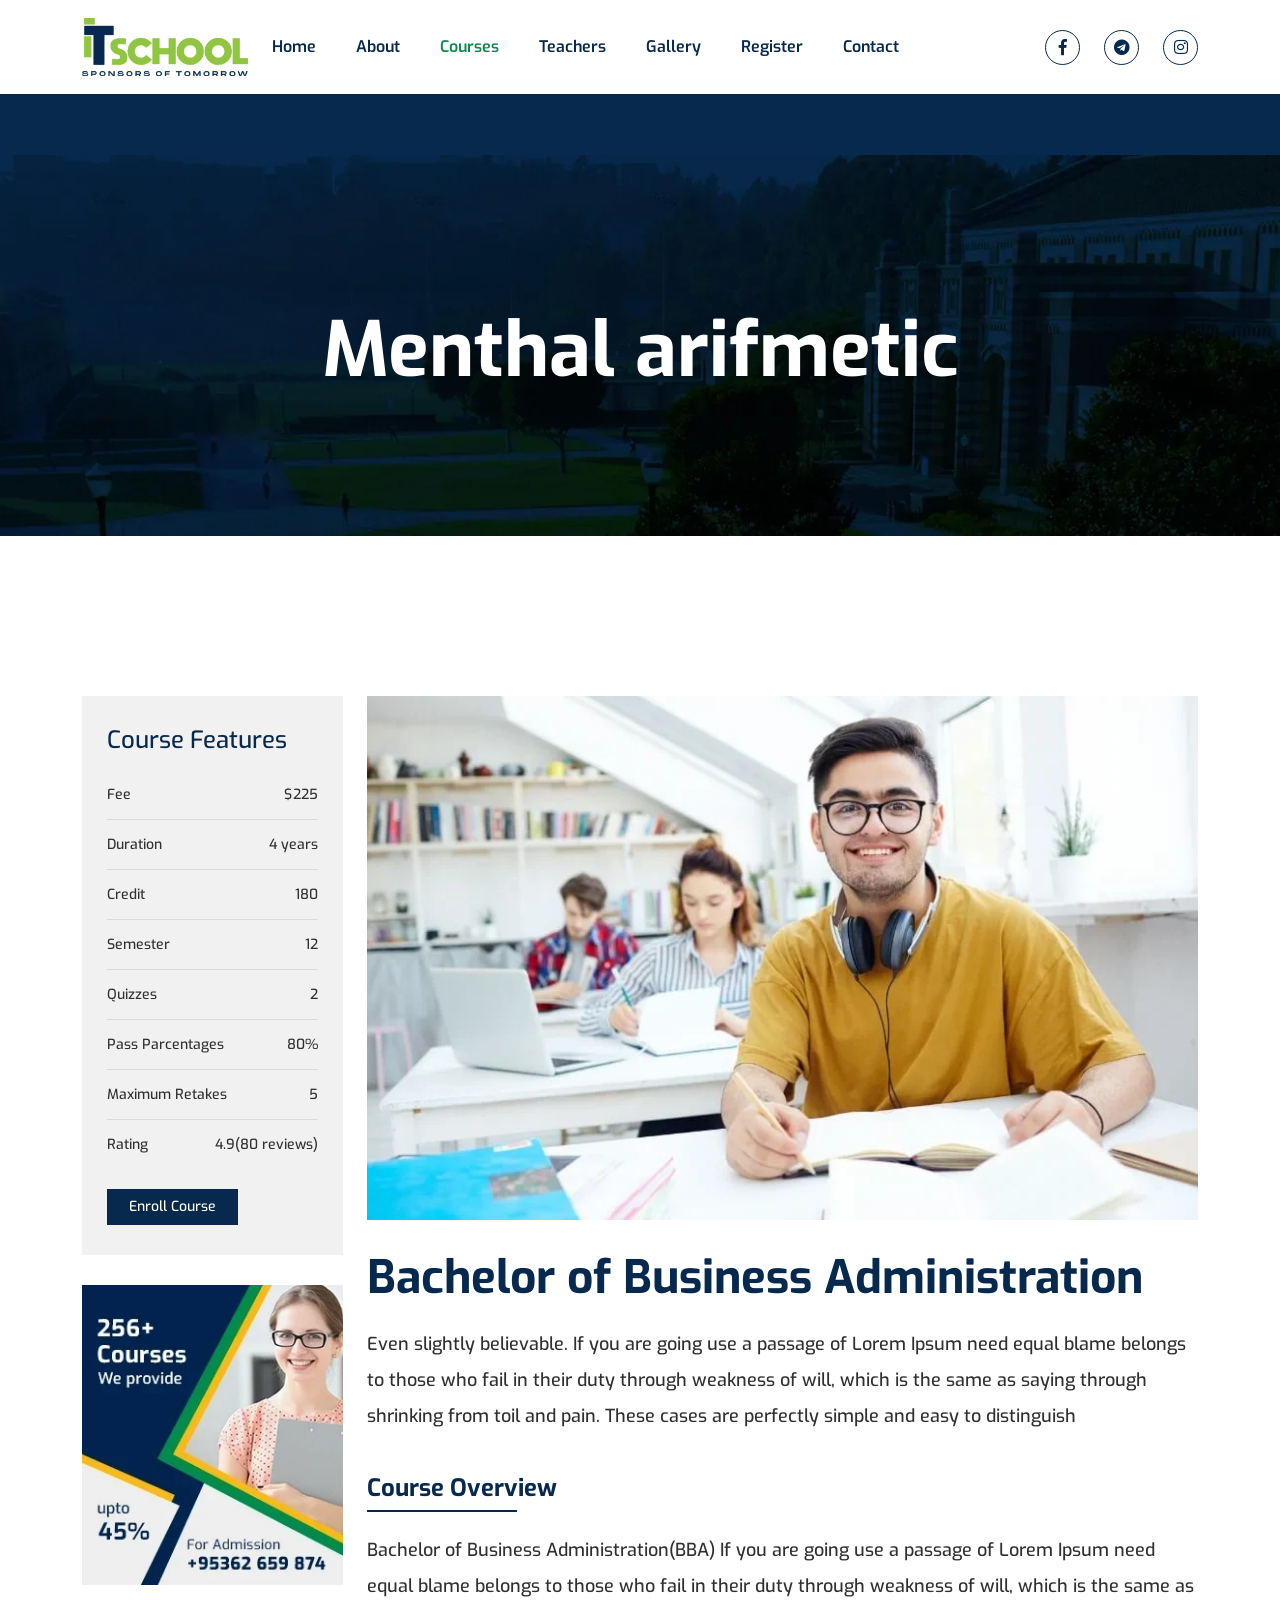
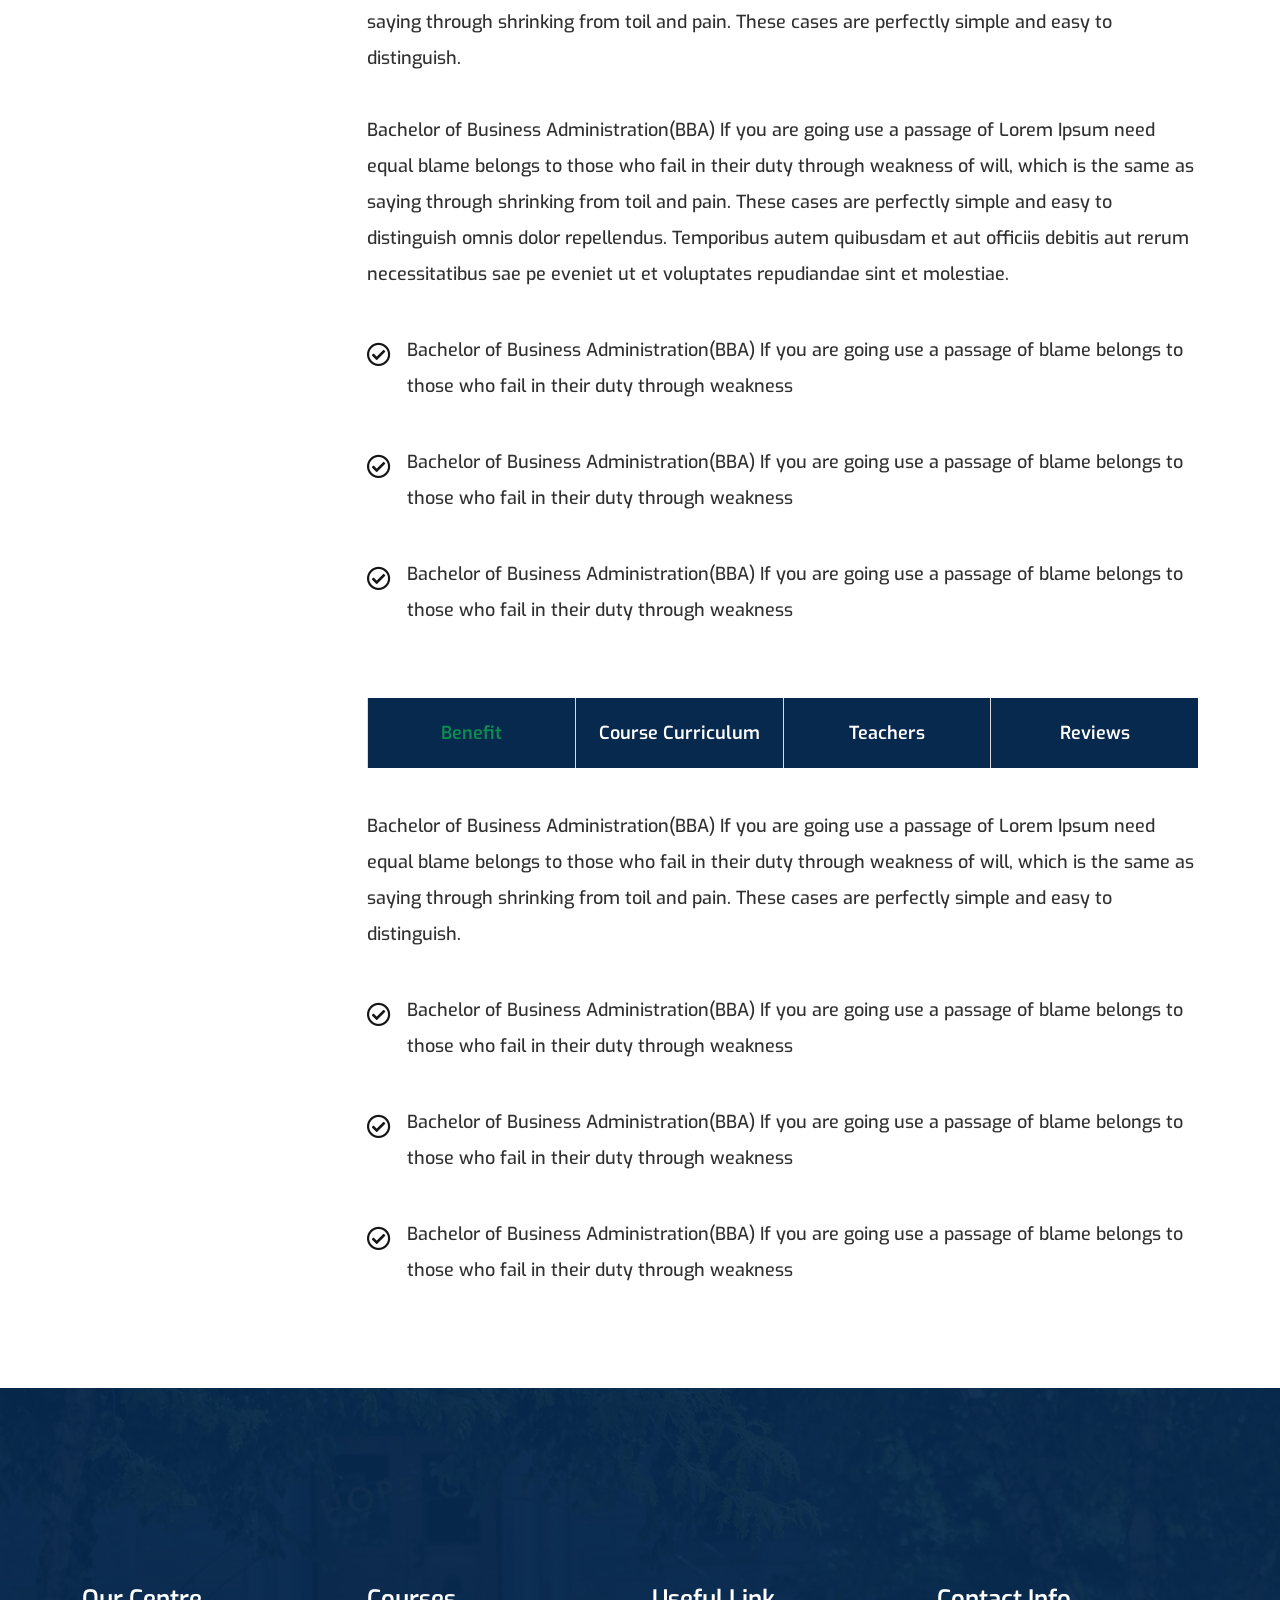
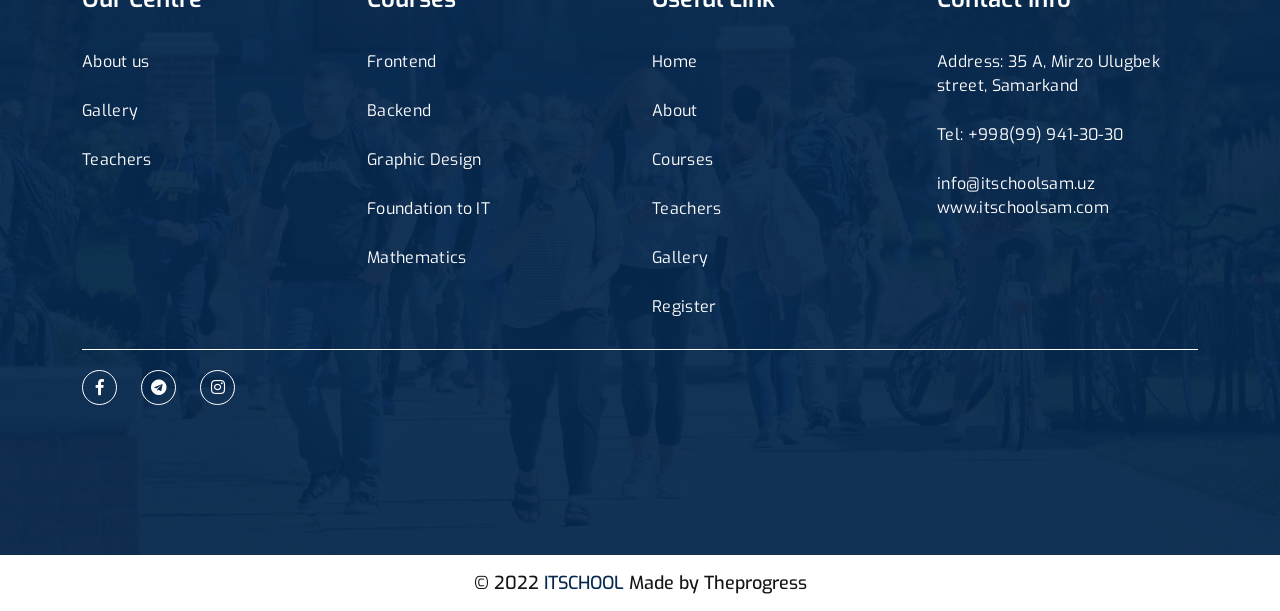
<file: menthal.html>
<!doctype html>
<html class="no-js" lang="en">

<head>
    <meta charset="utf-8">
    
    <!--====== Title ======-->
    <title>IT SCHOOL</title>
    
    <meta name="description" content="">
    <meta name="viewport" content="width=device-width, initial-scale=1">

    <!--====== Favicon Icon ======-->
    <link rel="shortcut icon" href="assets/images/favicon.webp" type="image/webp">
    
        
    <!-- CSS
    ============================================ -->

    <!--===== Vendor CSS (Bootstrap & Icon Font) =====-->
    <link rel="stylesheet" href="assets/css/plugins/bootstrap.min.css">
    <link rel="stylesheet" href="assets/css/plugins/fontawesome.min.css">
    <link rel="stylesheet" href="assets/css/plugins/default.css">


    <!--===== Plugins CSS (All Plugins Files) =====-->
    <link rel="stylesheet" href="assets/css/plugins/animate.min.css">
    <link rel="stylesheet" href="assets/css/plugins/slick.css">
    <link rel="stylesheet" href="assets/css/plugins/magnific-popup.css">

    <!--====== Main Style CSS ======-->
    <!-- <link rel="stylesheet" href="assets/css/style.css"> -->
    <link rel="stylesheet" href="assets/css/style.min.css">
    
</head>

<body>
    
    <!--====== Header Start ======-->

    <header class="header-area">
        <!-- <div class="header-top">
            <div class="container">
                <div class="header-top-wrapper d-flex flex-wrap justify-content-sm-between">
                    <div class="header-top-left mt-10">
                        <ul class="header-meta">
                            <li><a href="mailto://infoedumate@example.com">infoitschool@example.com</a></li>
                        </ul>
                    </div>
                    <div class="header-top-right mt-10">
                        <div class="header-link">
                            <a class="notice" href="notice.html">Notice</a>
                            <a class="login" href="login.html">Login</a>
                            <a class="register" href="register.html">Register</a>
                        </div>
                    </div>
                </div>
            </div>
        </div> -->

        <div id="navigation" class="navigation navigation-landscape">
            <div class="container position-relative">
                <div class="row align-items-center">
                    <div class="col-lg-2 col-md-2">
                        <div class="header-logo">
                            <a href="index.html"><img src="assets/images/logo.webp" width="80" alt="Logo"></a>
                        </div>
                    </div>
                    <div class="col-lg-7 col-md-6 position-static">
                        <div class="nav-toggle"></div>
                        <nav class="nav-menus-wrapper">
                            <ul class="nav-menu">
                                <li>
                                    <a href="index.html">Home</a>
                                </li>
                                <li>
                                    <a href="about-us.html">About</a>
                                </li>
                                <li>
                                    <a class="active" href="our-courses-3.html">Courses</a>
                                    <ul class="nav-dropdown nav-submenu">
                                        <li><a href="frontend.html">Frontend</a></li>
                                        <li><a href="backend.html">Backend</a></li>
                                        <li><a href="graphic.html">Graphic Design</a></li>
                                        <li><a href="foundation.html">Foundation IT</a></li>
                                        <li><a href="math.html">Mathematics</a></li>
                                    </ul>
                                </li>
                                <li>
                                    <a href="teachers.html">Teachers</a>
                                </li>
                                <li>
                                    <a href="gallery.html">Gallery</a>
                                </li>
                                <li><a href="register.html">Register</a></li>
                                <li><a href="contact.html">Contact</a></li>
                            </ul>
                        </nav>
                    </div>
                    <div class="col-lg-3 position-static">
                        <div class="footer-widget-wrapper justify-content-end">
                            <div class="footer-social">
                                <ul class="social">
                                    <li><a href="https://www.facebook.com/itschoolsam/"><i class="fab fa-facebook-f"></i></a></li>
                                    <li><a href="https://t.me/itschoolsam"><i class="fab fa-telegram"></i></a></li>
                                    <li><a href="https://www.instagram.com/it_school.uz/"><i class="fab fa-instagram"></i></a></li>
                                </ul>
                            </div>
                        </div>
                    </div>
                </div>
            </div>
        </div>
    </header>

    <!--====== Header Ends ======-->
    
    <!--====== Page Banner Start ======-->

    <section class="page-banner">
        <div class="page-banner-bg bg_cover" style="background-image: url(assets/images/page-banner.webp);">
            <div class="container">
                <div class="banner-content text-center">
                    <h2 class="title">Menthal arifmetic</h2>
                </div>
            </div>
        </div>
    </section>

    <!--====== Page Banner Ends ======-->

    <!--====== Courses Details Start ======-->

    <section class="courses-details pb-100">
        <div class="container">
            <div class="row flex-row-reverse">
                <div class="col-lg-9">
                    <div class="courses-details-content mt-50">
                        <img src="assets/images/courses-details.webp" width="845" height="533" alt="Course Details">

                        <h2 class="title">Bachelor of Business Administration</h2>

                        <p>Even slightly believable. If you are going use a passage of Lorem Ipsum need equal blame belongs to those who fail in their duty through weakness of will, which is the same as saying through shrinking from toil and pain. These cases are perfectly simple and easy to distinguish</p>

                        <h5 class="sub-title">Course Overview</h5>

                        <p>Bachelor of Business Administration(BBA) If you are going use a passage of Lorem Ipsum need equal blame belongs to those who fail in their duty through weakness of will, which is the same as saying through shrinking from toil and pain. These cases are perfectly simple and easy to distinguish. <br> <br> Bachelor of Business Administration(BBA) If you are going use a passage of Lorem Ipsum need equal blame belongs to those who fail in their duty through weakness of will, which is the same as saying through shrinking from toil and pain. These cases are perfectly simple and easy to distinguish omnis dolor repellendus. Temporibus autem quibusdam et aut officiis debitis aut rerum necessitatibus sae pe eveniet ut et voluptates repudiandae sint et molestiae.</p>

                        <ul class="courses-details-list">
                            <li>
                                <i class="far fa-check-circle"></i>
                                <p>Bachelor of Business Administration(BBA) If you are going use a passage of blame belongs to those who fail in their duty through weakness </p>
                            </li>
                            <li>
                                <i class="far fa-check-circle"></i>
                                <p>Bachelor of Business Administration(BBA) If you are going use a passage of blame belongs to those who fail in their duty through weakness </p>
                            </li>
                            <li>
                                <i class="far fa-check-circle"></i>
                                <p>Bachelor of Business Administration(BBA) If you are going use a passage of blame belongs to those who fail in their duty through weakness </p>
                            </li>
                        </ul>
                    </div>

                    <div class="courses-details-tab">
                        <ul class="nav nav-justified"">
                            <li class="nav-item"><a class="active" data-bs-toggle="tab" href="#benefit">Benefit</a></li>
                            <li class="nav-item"><a data-bs-toggle="tab" href="#curriculum">Course Curriculum</a></li>
                            <li class="nav-item"><a data-bs-toggle="tab" href="#teachers">Teachers</a></li>
                            <li class="nav-item"><a data-bs-toggle="tab" href="#reviews">Reviews</a></li>
                        </ul>
                        <div class="tab-content" id="myTabContent">
                            <div class="tab-pane fade show active" id="benefit">
                                <div class="benefit-content">
                                    <p>Bachelor of Business Administration(BBA) If you are going use a passage of Lorem Ipsum need equal blame belongs to those who fail in their duty through weakness of will, which is the same as saying through shrinking from toil and pain. These cases are perfectly simple and easy to distinguish.</p>
                                    <ul class="courses-details-list">
                                        <li>
                                            <i class="far fa-check-circle"></i>
                                            <p>Bachelor of Business Administration(BBA) If you are going use a passage of blame belongs to those who fail in their duty through weakness </p>
                                        </li>
                                        <li>
                                            <i class="far fa-check-circle"></i>
                                            <p>Bachelor of Business Administration(BBA) If you are going use a passage of blame belongs to those who fail in their duty through weakness </p>
                                        </li>
                                        <li>
                                            <i class="far fa-check-circle"></i>
                                            <p>Bachelor of Business Administration(BBA) If you are going use a passage of blame belongs to those who fail in their duty through weakness </p>
                                        </li>
                                    </ul>
                                </div>
                            </div>
                            <div class="tab-pane fade" id="curriculum">
                                <div class="curriculum-content">
                                    <div class="row">
                                        <div class="col-md-4 col-sm-6">
                                            <div class="single-curriculum">
                                                <h4 class="title">1st Semester</h4>
                                                <ul class="curriculum-list">
                                                    <li><a href="#"><i class="fal fa-book"></i> Lessons 1.1: Introduction</a></li>
                                                    <li><a href="#"><i class="fal fa-book"></i> Lessons 1.2: Know about BBA</a></li>
                                                    <li><a href="#"><i class="fal fa-book"></i> Lessons 1.3: How to improve</a></li>
                                                    <li><a href="#"><i class="fal fa-book"></i> Lessons 1.4: Business Math</a></li>
                                                    <li><a href="#"><i class="fal fa-book"></i> Lessons 1.1: Social Marketing</a></li>
                                                </ul>
                                            </div>                                           
                                        </div>
                                        <div class="col-md-4 col-sm-6">
                                            <div class="single-curriculum">
                                                <h4 class="title">2nd Semester</h4>
                                                <ul class="curriculum-list">
                                                    <li><a href="#"><i class="fal fa-book"></i> Lessons 1.1: Introduction</a></li>
                                                    <li><a href="#"><i class="fal fa-book"></i> Lessons 1.2: Know about BBA</a></li>
                                                    <li><a href="#"><i class="fal fa-book"></i> Lessons 1.3: How to improve</a></li>
                                                    <li><a href="#"><i class="fal fa-book"></i> Lessons 1.4: Business Math</a></li>
                                                    <li><a href="#"><i class="fal fa-book"></i> Lessons 1.1: Social Marketing</a></li>
                                                </ul>
                                            </div>                                           
                                        </div>
                                        <div class="col-md-4 col-sm-6">
                                            <div class="single-curriculum">
                                                <h4 class="title">3rd Semester</h4>
                                                <ul class="curriculum-list">
                                                    <li><a href="#"><i class="fal fa-book"></i> Lessons 1.1: Introduction</a></li>
                                                    <li><a href="#"><i class="fal fa-book"></i> Lessons 1.2: Know about BBA</a></li>
                                                    <li><a href="#"><i class="fal fa-book"></i> Lessons 1.3: How to improve</a></li>
                                                    <li><a href="#"><i class="fal fa-book"></i> Lessons 1.4: Business Math</a></li>
                                                    <li><a href="#"><i class="fal fa-book"></i> Lessons 1.1: Social Marketing</a></li>
                                                </ul>
                                            </div>                                           
                                        </div>
                                        <div class="col-md-4 col-sm-6">
                                            <div class="single-curriculum">
                                                <h4 class="title">4th Semester</h4>
                                                <ul class="curriculum-list">
                                                    <li><a href="#"><i class="fal fa-book"></i> Lessons 1.1: Introduction</a></li>
                                                    <li><a href="#"><i class="fal fa-book"></i> Lessons 1.2: Know about BBA</a></li>
                                                    <li><a href="#"><i class="fal fa-book"></i> Lessons 1.3: How to improve</a></li>
                                                    <li><a href="#"><i class="fal fa-book"></i> Lessons 1.4: Business Math</a></li>
                                                    <li><a href="#"><i class="fal fa-book"></i> Lessons 1.1: Social Marketing</a></li>
                                                </ul>
                                            </div>                                           
                                        </div>
                                        <div class="col-md-4 col-sm-6">
                                            <div class="single-curriculum">
                                                <h4 class="title">5th Semester</h4>
                                                <ul class="curriculum-list">
                                                    <li><a href="#"><i class="fal fa-book"></i> Lessons 1.1: Introduction</a></li>
                                                    <li><a href="#"><i class="fal fa-book"></i> Lessons 1.2: Know about BBA</a></li>
                                                    <li><a href="#"><i class="fal fa-book"></i> Lessons 1.3: How to improve</a></li>
                                                    <li><a href="#"><i class="fal fa-book"></i> Lessons 1.4: Business Math</a></li>
                                                    <li><a href="#"><i class="fal fa-book"></i> Lessons 1.1: Social Marketing</a></li>
                                                </ul>
                                            </div>                                           
                                        </div>
                                        <div class="col-md-4 col-sm-6">
                                            <div class="single-curriculum">
                                                <h4 class="title">6th Semester</h4>
                                                <ul class="curriculum-list">
                                                    <li><a href="#"><i class="fal fa-book"></i> Lessons 1.1: Introduction</a></li>
                                                    <li><a href="#"><i class="fal fa-book"></i> Lessons 1.2: Know about BBA</a></li>
                                                    <li><a href="#"><i class="fal fa-book"></i> Lessons 1.3: How to improve</a></li>
                                                    <li><a href="#"><i class="fal fa-book"></i> Lessons 1.4: Business Math</a></li>
                                                    <li><a href="#"><i class="fal fa-book"></i> Lessons 1.1: Social Marketing</a></li>
                                                </ul>
                                            </div>                                           
                                        </div>
                                        <div class="col-md-4 col-sm-6">
                                            <div class="single-curriculum">
                                                <h4 class="title">7st Semester</h4>
                                                <ul class="curriculum-list">
                                                    <li><a href="#"><i class="fal fa-book"></i> Lessons 1.1: Introduction</a></li>
                                                    <li><a href="#"><i class="fal fa-book"></i> Lessons 1.2: Know about BBA</a></li>
                                                    <li><a href="#"><i class="fal fa-book"></i> Lessons 1.3: How to improve</a></li>
                                                    <li><a href="#"><i class="fal fa-book"></i> Lessons 1.4: Business Math</a></li>
                                                    <li><a href="#"><i class="fal fa-book"></i> Lessons 1.1: Social Marketing</a></li>
                                                </ul>
                                            </div>                                           
                                        </div>
                                        <div class="col-md-4 col-sm-6">
                                            <div class="single-curriculum">
                                                <h4 class="title">8th Semester</h4>
                                                <ul class="curriculum-list">
                                                    <li><a href="#"><i class="fal fa-book"></i> Lessons 1.1: Introduction</a></li>
                                                    <li><a href="#"><i class="fal fa-book"></i> Lessons 1.2: Know about BBA</a></li>
                                                    <li><a href="#"><i class="fal fa-book"></i> Lessons 1.3: How to improve</a></li>
                                                    <li><a href="#"><i class="fal fa-book"></i> Lessons 1.4: Business Math</a></li>
                                                    <li><a href="#"><i class="fal fa-book"></i> Lessons 1.1: Social Marketing</a></li>
                                                </ul>
                                            </div>                                           
                                        </div>
                                        <div class="col-md-4 col-sm-6">
                                            <div class="single-curriculum">
                                                <h4 class="title">9th Semester</h4>
                                                <ul class="curriculum-list">
                                                    <li><a href="#"><i class="fal fa-book"></i> Lessons 1.1: Introduction</a></li>
                                                    <li><a href="#"><i class="fal fa-book"></i> Lessons 1.2: Know about BBA</a></li>
                                                    <li><a href="#"><i class="fal fa-book"></i> Lessons 1.3: How to improve</a></li>
                                                    <li><a href="#"><i class="fal fa-book"></i> Lessons 1.4: Business Math</a></li>
                                                    <li><a href="#"><i class="fal fa-book"></i> Lessons 1.1: Social Marketing</a></li>
                                                </ul>
                                            </div>                                           
                                        </div>
                                        <div class="col-md-4 col-sm-6">
                                            <div class="single-curriculum">
                                                <h4 class="title">10th Semester</h4>
                                                <ul class="curriculum-list">
                                                    <li><a href="#"><i class="fal fa-book"></i> Lessons 1.1: Introduction</a></li>
                                                    <li><a href="#"><i class="fal fa-book"></i> Lessons 1.2: Know about BBA</a></li>
                                                    <li><a href="#"><i class="fal fa-book"></i> Lessons 1.3: How to improve</a></li>
                                                    <li><a href="#"><i class="fal fa-book"></i> Lessons 1.4: Business Math</a></li>
                                                    <li><a href="#"><i class="fal fa-book"></i> Lessons 1.1: Social Marketing</a></li>
                                                </ul>
                                            </div>                                           
                                        </div>
                                        <div class="col-md-4 col-sm-6">
                                            <div class="single-curriculum">
                                                <h4 class="title">11th Semester</h4>
                                                <ul class="curriculum-list">
                                                    <li><a href="#"><i class="fal fa-book"></i> Lessons 1.1: Introduction</a></li>
                                                    <li><a href="#"><i class="fal fa-book"></i> Lessons 1.2: Know about BBA</a></li>
                                                    <li><a href="#"><i class="fal fa-book"></i> Lessons 1.3: How to improve</a></li>
                                                    <li><a href="#"><i class="fal fa-book"></i> Lessons 1.4: Business Math</a></li>
                                                    <li><a href="#"><i class="fal fa-book"></i> Lessons 1.1: Social Marketing</a></li>
                                                </ul>
                                            </div>                                           
                                        </div>
                                        <div class="col-md-4 col-sm-6">
                                            <div class="single-curriculum">
                                                <h4 class="title">12th Semester</h4>
                                                <ul class="curriculum-list">
                                                    <li><a href="#"><i class="fal fa-book"></i> Lessons 1.1: Introduction</a></li>
                                                    <li><a href="#"><i class="fal fa-book"></i> Lessons 1.2: Know about BBA</a></li>
                                                    <li><a href="#"><i class="fal fa-book"></i> Lessons 1.3: How to improve</a></li>
                                                    <li><a href="#"><i class="fal fa-book"></i> Lessons 1.4: Business Math</a></li>
                                                    <li><a href="#"><i class="fal fa-book"></i> Lessons 1.1: Social Marketing</a></li>
                                                </ul>
                                            </div>                                           
                                        </div>
                                    </div>
                                </div>
                            </div>
                            <div class="tab-pane fade" id="teachers">
                                <div class="courses-teachers">
                                    <div class="row">
                                        <div class="col-md-4 col-sm-6">
                                            <div class="single-teacher mt-30 text-center">
                                                <div class="teacher-social">
                                                    <ul class="social">
                                                        <li><a href="#"><i class="fab fa-facebook-f"></i></a></li>
                                                        <li><a href="#"><i class="fab fa-twitter"></i></a></li>
                                                        <li><a href="#"><i class="fab fa-instagram"></i></a></li>
                                                        <li><a href="#"><i class="fab fa-linkedin-in"></i></a></li>
                                                    </ul>
                                                </div>
                                                <div class="teacher-image">
                                                    <a href="teacher-details.html">
                                                        <img src="assets/images/teachers/teacher-1.webp" alt="teacher">
                                                    </a>
                                                </div>
                                                <div class="teacher-content">
                                                    <h4 class="name"><a href="teacher-details.html">Roberto Carlos</a></h4>
                                                </div>
                                            </div>
                                        </div>
                                        <div class="col-md-4 col-sm-6">
                                            <div class="single-teacher mt-30 text-center">
                                                <div class="teacher-social">
                                                    <ul class="social">
                                                        <li><a href="#"><i class="fab fa-facebook-f"></i></a></li>
                                                        <li><a href="#"><i class="fab fa-twitter"></i></a></li>
                                                        <li><a href="#"><i class="fab fa-instagram"></i></a></li>
                                                        <li><a href="#"><i class="fab fa-linkedin-in"></i></a></li>
                                                    </ul>
                                                </div>
                                                <div class="teacher-image">
                                                    <a href="teacher-details.html">
                                                        <img src="assets/images/teachers/teacher-2.webp" alt="teacher">
                                                    </a>
                                                </div>
                                                <div class="teacher-content">
                                                    <h4 class="name"><a href="teacher-details.html">Roberto Carlos</a></h4>
                                                </div>
                                            </div>
                                        </div>
                                        <div class="col-md-4 col-sm-6">
                                            <div class="single-teacher mt-30 text-center">
                                                <div class="teacher-social">
                                                    <ul class="social">
                                                        <li><a href="#"><i class="fab fa-facebook-f"></i></a></li>
                                                        <li><a href="#"><i class="fab fa-twitter"></i></a></li>
                                                        <li><a href="#"><i class="fab fa-instagram"></i></a></li>
                                                        <li><a href="#"><i class="fab fa-linkedin-in"></i></a></li>
                                                    </ul>
                                                </div>
                                                <div class="teacher-image">
                                                    <a href="teacher-details.html">
                                                        <img src="assets/images/teachers/teacher-3.webp" alt="teacher">
                                                    </a>
                                                </div>
                                                <div class="teacher-content">
                                                    <h4 class="name"><a href="teacher-details.html">Roberto Carlos</a></h4>
                                                </div>
                                            </div>
                                        </div>
                                    </div>
                                </div>
                            </div>
                            <div class="tab-pane fade" id="reviews">
                                <div class="courses-reviews">
                                    <div class="review-wrapper">
                                        <div class="review-star">
                                            <div class="single-review">
                                                <span class="label">Stars 5</span>
                                                <div class="review-bar">
                                                    <div class="bar-inner" style="width: 100%;"></div>
                                                </div>
                                                <span class="value">35</span>
                                            </div>
                                            <div class="single-review">
                                                <span class="label">Stars 4</span>
                                                <div class="review-bar">
                                                    <div class="bar-inner" style="width: 80%;"></div>
                                                </div>
                                                <span class="value">10</span>
                                            </div>
                                            <div class="single-review">
                                                <span class="label">Stars 3</span>
                                                <div class="review-bar">
                                                    <div class="bar-inner" style="width: 55%;"></div>
                                                </div>
                                                <span class="value">8</span>
                                            </div>
                                            <div class="single-review">
                                                <span class="label">Stars 2</span>
                                                <div class="review-bar">
                                                    <div class="bar-inner" style="width: 0;"></div>
                                                </div>
                                                <span class="value">0</span>
                                            </div>
                                            <div class="single-review">
                                                <span class="label">Stars 1</span>
                                                <div class="review-bar">
                                                    <div class="bar-inner" style="width: 0;"></div>
                                                </div>
                                                <span class="value">0</span>
                                            </div>
                                        </div>
                                        <div class="review-point">
                                            <span>4.9</span>
                                        </div>
                                    </div>

                                    <div class="review-form">
                                        <div class="review-rating">
                                            <h5 class="title">Write a Review</h5>

                                            <ul id='stars'>
                                                <li class='star' title='Poor' data-value='1'>
                                                  <i class='fas fa-star'></i>
                                                </li>
                                                <li class='star' title='Fair' data-value='2'>
                                                  <i class='fas fa-star'></i>
                                                </li>
                                                <li class='star' title='Good' data-value='3'>
                                                  <i class='fas fa-star'></i>
                                                </li>
                                                <li class='star' title='Excellent' data-value='4'>
                                                  <i class='fas fa-star'></i>
                                                </li>
                                                <li class='star' title='WOW!!!' data-value='5'>
                                                  <i class='fas fa-star'></i>
                                                </li>
                                            </ul>
                                        </div>

                                        <div class="review-form-wrapper">
                                            <form action="#">
                                                <div class="row">
                                                    <div class="col-md-6">
                                                        <div class="single-form">
                                                            <input type="text" placeholder="Name">
                                                        </div>
                                                    </div>
                                                    <div class="col-md-6">
                                                        <div class="single-form">
                                                            <input type="email" placeholder="Email">
                                                        </div>
                                                    </div>
                                                    <div class="col-md-6">
                                                        <div class="single-form">
                                                            <input type="text" placeholder="Phone">
                                                        </div>
                                                    </div>
                                                    <div class="col-md-6">
                                                        <div class="single-form">
                                                            <input type="text" placeholder="Title">
                                                        </div>
                                                    </div>
                                                    <div class="col-md-12">
                                                        <div class="single-form">
                                                            <textarea placeholder="Write here..."></textarea>
                                                        </div>
                                                    </div>
                                                    <div class="col-md-12">
                                                        <div class="single-form">
                                                            <button class="main-btn">Submit now</button>
                                                        </div>
                                                    </div>
                                                </div>
                                            </form>
                                        </div>
                                    </div>
                                </div>
                            </div>
                        </div>
                    </div>
                </div>
                <div class="col-lg-3">
                    <div class="courses-sidebar pt-20">
                        <div class="courses-features mt-30">
                            <div class="sidebar-title">
                                <h4 class="title">Course Features</h4>
                            </div>
                            <ul class="courses-features-items">
                                <li>Fee <strong>$225</strong></li>
                                <li>Duration <strong>4 years</strong></li>
                                <li>Credit <strong>180</strong></li>
                                <li>Semester <strong>12</strong></li>
                                <li>Quizzes <strong>2</strong></li>
                                <li>Pass Parcentages <strong>80%</strong></li>
                                <li>Maximum Retakes <strong>5</strong></li>
                                <li>Rating <strong>4.9(80 reviews)</strong></li>
                            </ul>
                            <div class="sidebar-btn">
                                <a class="main-btn" href="#">Enroll Course</a>
                            </div>
                        </div>

                        <div class="courses-sidebar-banner mt-30">
                            <a href="#">
                                <img src="assets/images/banner.webp" width="270" height="310" alt="Banner">
                            </a>
                        </div>
                    </div>
                </div>
            </div>
        </div>
    </section>

    <!--====== Courses Details Ends ======-->
    
    <!--====== Newsletter Start ======-->

    <!-- <section class="newsletter-area-2">
        <div class="container">
            <div class="newsletter-wrapper bg_cover" style="background-image: url(assets/images/newsletter-bg-1.webp);">
                <div class="row align-items-center">
                    <div class="col-lg-5">
                        <div class="section-title-2 mt-25">
                            <h2 class="title">Subscribe our Newsletter</h2>
                            <span class="line"></span>
                            <p>Even slightly believable. If you are going use a passage of Lorem Ipsum need some</p>
                        </div>
                    </div>
                    <div class="col-lg-7">
                        <div class="newsletter-form mt-30">
                            <form action="#">
                                <input type="text" placeholder="Enter your email here">
                                <button class="main-btn main-btn-2">Subscribe now</button>
                            </form>
                        </div>
                    </div>
                </div>
            </div>
        </div>
    </section> -->

    <!--====== Newsletter Ends ======-->
    
    <!--====== Footer Start ======-->

    <section class="footer-area bg_cover" style="background-image: url(assets/images/counter-bg.webp);">
        <div class="footer-widget">
            <div class="container">
                <div class="row">
                    <div class="col-md-3 col-sm-6">
                        <div class="footer-link mt-45">
                            <h4 class="footer-title">Our Centre</h4>
                            <ul class="link-list">
                                <li><a href="about-us.html">About us</a></li>
                                <li><a href="gallery.html">Gallery</a></li>
                                <li><a href="teachers.html">Teachers</a></li>
                            </ul>
                        </div>
                    </div>
                    <div class="col-md-3 col-sm-6">
                        <div class="footer-link mt-45">
                            <h4 class="footer-title">Courses</h4>
                            <ul class="link-list">
                                <li><a href="frontend.html">Frontend</a></li>
                                <li><a href="backend.html">Backend</a></li>
                                <li><a href="graphic.html">Graphic Design</a></li>
                                <li><a href="foundation.html">Foundation to IT</a></li>
                                <li><a href="math.html">Mathematics</a></li>
                            </ul>
                        </div>
                    </div>
                    <div class="col-md-3 col-sm-6">
                        <div class="footer-link mt-45">
                            <h4 class="footer-title">Useful Link</h4>
                            <ul class="link-list">
                                <li><a href="index.html">Home</a></li>
                                <li><a href="about-us.html">About</a></li>
                                <li><a href="our-courses-3.html">Courses</a></li>
                                <li><a href="teachers.html">Teachers</a></li>
                                <li><a href="gallery.html">Gallery</a></li>
                                <li><a href="register.html">Register</a></li>
                            </ul>
                        </div>
                    </div>
                    <div class="col-md-3 col-sm-6">
                        <div class="footer-link mt-45">
                            <h4 class="footer-title">Contact Info</h4>
                            <ul class="link-list">
                                <li>
                                    <p>Address: 35 A, Mirzo Ulugbek street, Samarkand</p>
                                </li>
                                <li>
                                    <p><a href="tel:+998999413030">Tel: +998(99) 941-30-30</a></p>
                                </li>
                                <li>
                                    <p><a href="mailto://info@itschoolsam.uz">info@itschoolsam.uz</a></p>
                                    <p><a href="#">www.itschoolsam.com</a></p>
                                </li>
                            </ul>
                        </div>
                    </div>
                </div>
                <div class="footer-widget-wrapper">
                    <div class="footer-social">
                        <ul class="social">
                            <li><a href="https://www.facebook.com/itschoolsam/"><i class="fab fa-facebook-f"></i></a></li>
                            <li><a href="https://t.me/itschoolsam"><i class="fab fa-telegram"></i></a></li>
                            <li><a href="https://www.instagram.com/it_school.uz/"><i class="fab fa-instagram"></i></a></li>
                        </ul>
                    </div>
                </div>
            </div>
        </div>
        <div class="footer-copyright">
            <div class="container">
                <div class="copyright text-center">
                    <p>&copy; 2022 <span> ITSCHOOL </span> Made by <a href="https://theprogress.uz/">Theprogress</a></p>
                </div>
            </div>
        </div>
    </section>

    <!--====== Footer Ends ======-->

    <!--====== BACK TOP TOP PART START ======-->

    <a href="#" class="back-to-top"><i class="fal fa-chevron-up"></i></a>

    <!--====== BACK TOP TOP PART ENDS ======-->
    
    <!--====== Start ======-->

<!--
    <section class="">
        <div class="container">
            <div class="row">
                <div class="col-lg-">
                    
                </div>
            </div>
        </div>
    </section>
-->

    <!--====== Ends ======-->




    <!--====== Jquery js ======-->
    <script src="assets/js/vendor/jquery-3.6.0.min.js"></script>
    <script src="assets/js/vendor/modernizr-3.7.1.min.js"></script>
    
    <!--====== All Plugins js ======-->
    <script src="assets/js/plugins/popper.min.js"></script>
    <script src="assets/js/plugins/bootstrap.min.js"></script>
    <script src="assets/js/plugins/slick.min.js"></script>
    <script src="assets/js/plugins/jquery.magnific-popup.min.js"></script>
    <script src="assets/js/plugins/imagesloaded.pkgd.min.js"></script>
    <script src="assets/js/plugins/isotope.pkgd.min.js"></script>
    <script src="assets/js/plugins/wow.min.js"></script>
    <script src="assets/js/plugins/ajax-contact.js"></script>
    

    <!--====== Main Activation  js ======-->
    <script src="assets/js/main.js"></script>
    
    
</body>


<!-- Mirrored from template.hasthemes.com/edumate-v1/edumate/courses-details.html by HTTrack Website Copier/3.x [XR&CO'2014], Sat, 12 Feb 2022 16:27:29 GMT -->
</html>
</file>
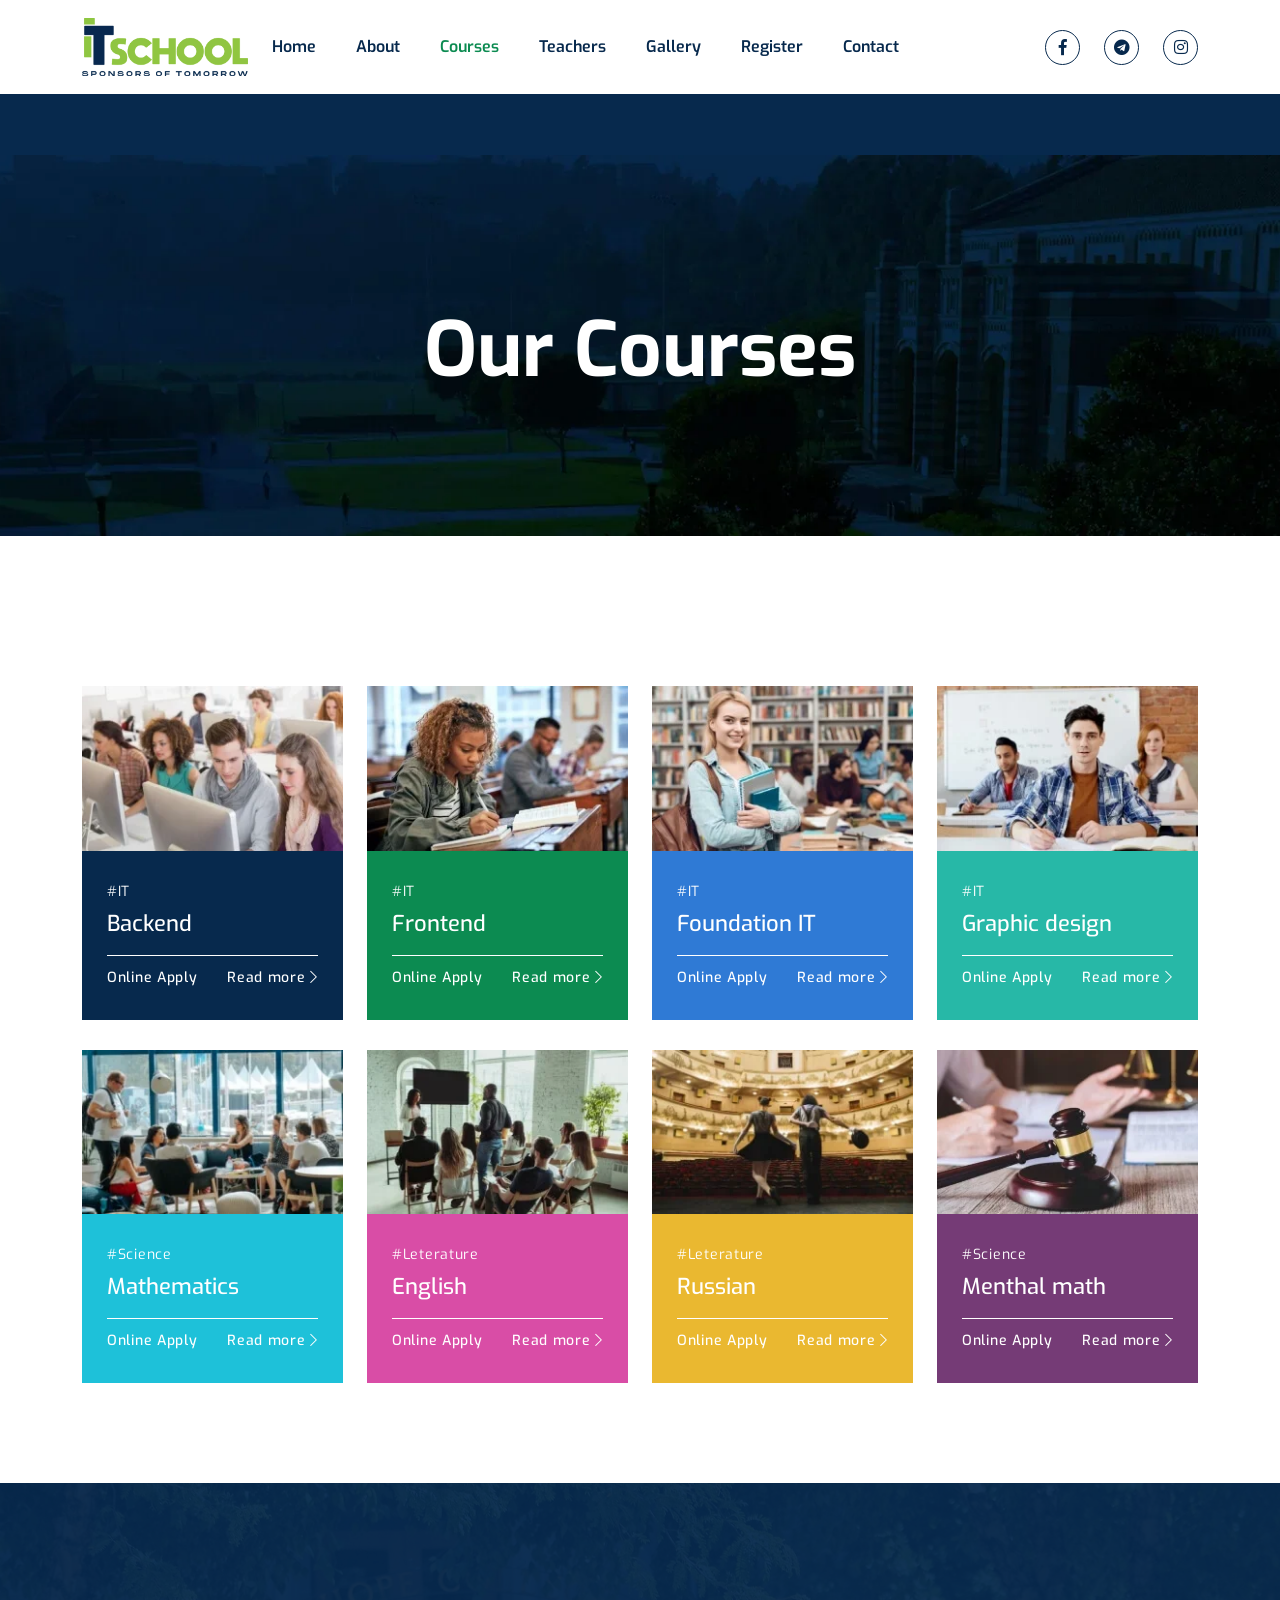
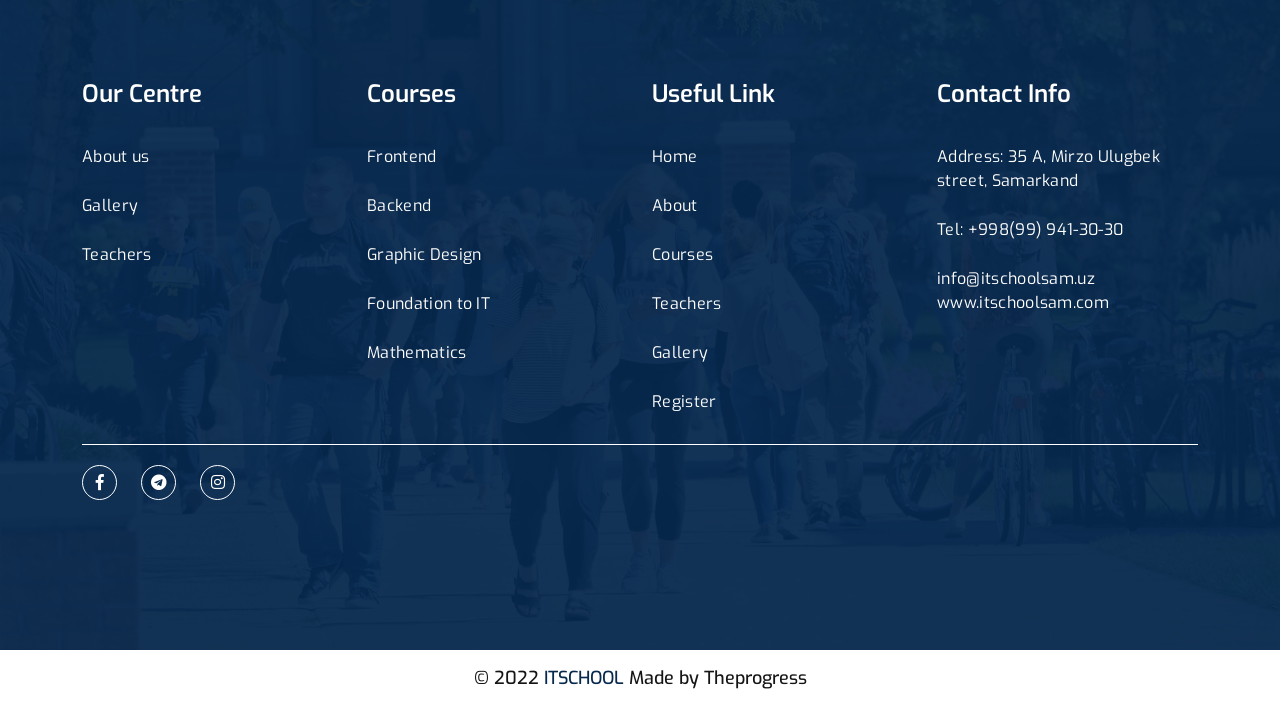
<file: our-courses-3.html>
<!doctype html>
<html class="no-js" lang="en">

<head>
    <meta charset="utf-8">
    
    <!--====== Title ======-->
    <title>IT SCHOOL</title>
    
    <meta name="description" content="">
    <meta name="viewport" content="width=device-width, initial-scale=1">

    <!--====== Favicon Icon ======-->
    <link rel="shortcut icon" href="assets/images/favicon.webp" type="image/webp">
    
        
    <!-- CSS
    ============================================ -->

    <!--===== Vendor CSS (Bootstrap & Icon Font) =====-->
    <link rel="stylesheet" href="assets/css/plugins/bootstrap.min.css">
    <link rel="stylesheet" href="assets/css/plugins/fontawesome.min.css">
    <link rel="stylesheet" href="assets/css/plugins/default.css">


    <!--===== Plugins CSS (All Plugins Files) =====-->
    <link rel="stylesheet" href="assets/css/plugins/animate.min.css">
    <link rel="stylesheet" href="assets/css/plugins/slick.css">
    <link rel="stylesheet" href="assets/css/plugins/magnific-popup.css">

    <!--====== Main Style CSS ======-->
    <!-- <link rel="stylesheet" href="assets/css/style.css"> -->
    <link rel="stylesheet" href="assets/css/style.min.css">
    
</head>

<body>
    
    <!--====== Header Start ======-->

    <header class="header-area">
        <!-- <div class="header-top">
            <div class="container">
                <div class="header-top-wrapper d-flex flex-wrap justify-content-sm-between">
                    <div class="header-top-left mt-10">
                        <ul class="header-meta">
                            <li><a href="mailto://infoedumate@example.com">infoitschool@example.com</a></li>
                        </ul>
                    </div>
                    <div class="header-top-right mt-10">
                        <div class="header-link">
                            <a class="notice" href="notice.html">Notice</a>
                            <a class="login" href="login.html">Login</a>
                            <a class="register" href="register.html">Register</a>
                        </div>
                    </div>
                </div>
            </div>
        </div> -->

        <div id="navigation" class="navigation navigation-landscape">
            <div class="container position-relative">
                <div class="row align-items-center">
                    <div class="col-lg-2 col-md-2">
                        <div class="header-logo">
                            <a href="index.html"><img src="assets/images/logo.webp" width="80" alt="Logo"></a>
                        </div>
                    </div>
                    <div class="col-lg-7 col-md-6 position-static">
                        <div class="nav-toggle"></div>
                        <nav class="nav-menus-wrapper">
                            <ul class="nav-menu">
                                <li>
                                    <a href="index.html">Home</a>
                                </li>
                                <li>
                                    <a href="about-us.html">About</a>
                                </li>
                                <li>
                                    <a class="active" href="our-courses-3.html">Courses</a>
                                    <ul class="nav-dropdown nav-submenu">
                                        <li><a href="frontend.html">Frontend</a></li>
                                        <li><a href="backend.html">Backend</a></li>
                                        <li><a href="graphic.html">Graphic Design</a></li>
                                        <li><a href="foundation.html">Foundation IT</a></li>
                                        <li><a href="math.html">Mathematics</a></li>
                                    </ul>
                                </li>
                                <li>
                                    <a href="teachers.html">Teachers</a>
                                </li>
                                <li>
                                    <a href="gallery.html">Gallery</a>
                                </li>
                                <li><a href="register.html">Register</a></li>
                                <li><a href="contact.html">Contact</a></li>
                            </ul>
                        </nav>
                    </div>
                    <div class="col-lg-3 position-static">
                        <div class="footer-widget-wrapper justify-content-end">
                            <div class="footer-social">
                                <ul class="social">
                                    <li><a href="https://www.facebook.com/itschoolsam/"><i class="fab fa-facebook-f"></i></a></li>
                                    <li><a href="https://t.me/itschoolsam"><i class="fab fa-telegram"></i></a></li>
                                    <li><a href="https://www.instagram.com/it_school.uz/"><i class="fab fa-instagram"></i></a></li>
                                </ul>
                            </div>
                        </div>
                    </div>
                </div>
            </div>
        </div>
    </header>

    <!--====== Header Ends ======-->
    
    <!--====== Page Banner Start ======-->

    <section class="page-banner">
        <div class="page-banner-bg bg_cover" style="background-image: url(assets/images/page-banner.webp);">
            <div class="container">
                <div class="banner-content text-center">
                    <h2 class="title">Our Courses</h2>
                </div>
            </div>
        </div>
    </section>

    <!--====== Page Banner Ends ======-->

    <!--====== Top Course Start ======-->
    
    <section class="top-courses-area pb-100">
        <div class="container">
            <!-- <div class="courses-bar">
                <div class="row">
                    <div class="col-lg-6">
                        <div class="courses-tab">
                            <ul class="nav">
                                <li><a data-bs-toggle="tab" class="active" href="#grid"><i class="fas fa-th-large"></i></a></li>
                                <li><a data-bs-toggle="tab" href="#list"><i class="fas fa-list"></i></a></li>
                            </ul>
                            <p>Showing 1 - 16 of 36 results</p>
                        </div>
                    </div>
                    <div class="col-lg-6">
                        <div class="courses-bar-form">
                            <div class="courses-select">
                                <select id="selectbox1">
                                    <option value="0">Newly published</option>
                                    <option value="1">published 01</option>
                                    <option value="2">published 02</option>
                                    <option value="3">published 03</option>
                                    <option value="4">published 04</option>
                                    <option value="5">published 05</option>
                                </select>
                            </div>
                            <div class="courses-search">
                                <input type="text" placeholder="Search courses">
                                <i class="far fa-search"></i>
                            </div>
                        </div>
                    </div>
                </div>            
            </div>     -->
            <div class="tab-content" >
                <div class="tab-pane fade show active" id="grid">
                    <div class="courses-wrapper wrapper-2">
                        <div class="row">
                            <div class="col-lg-3 col-sm-6 courses-col">
                                <div class="single-courses-2 mt-30">
                                    <div class="courses-image">
                                        <a href="./backend.html"><img src="assets/images/courses/courses-5.webp" width="270" height="170" alt="courses"></a>
                                    </div>
                                    <div class="courses-content">
                                        <a href="./our-courses-3.html" class="category">#IT</a>
                                        <h4 class="courses-title"><a href="courses-details.html">Backend</a></h4>
                                        <div class="duration-rating">
                                            <div class="duration-fee">
                                                <p class="duration">Duration: <span> 6 month</span></p>
                                                <p class="fee">Fee: <span> 240 000 soums</span></p>
                                            </div>
                                            <div class="rating">
                                                <span>Rating: </span>
                                                <ul class="star">
                                                    <li><i class="fas fa-star"></i></li>
                                                    <li><i class="fas fa-star"></i></li>
                                                    <li><i class="fas fa-star"></i></li>
                                                    <li><i class="fas fa-star"></i></li>
                                                    <li><i class="fas fa-star"></i></li>
                                                </ul>
                                            </div>
                                        </div>
                                        <div class="courses-link">
                                            <a class="apply" href="./register.html">Online Apply</a>
                                            <a class="more" href="./foundation.html">Read more <i class="fal fa-chevron-right"></i></a>
                                        </div>
                                    </div>
                                </div>
                            </div>
                            <div class="col-lg-3 col-sm-6 courses-col">
                                <div class="single-courses-2 mt-30">
                                    <div class="courses-image">
                                        <a href="./frontend.html"><img src="assets/images/courses/courses-6.webp" width="270" height="170" alt="courses"></a>
                                    </div>
                                    <div class="courses-content">
                                        <a href="./frontend.html" class="category">#IT</a>
                                        <h4 class="courses-title"><a href="courses-details.html">Frontend</a></h4>
                                        <div class="duration-rating">
                                            <div class="duration-fee">
                                                <p class="duration">Duration: <span> 6 months</span></p>
                                                <p class="fee">Fee: <span> 400 000 soums</span></p>
                                            </div>
                                            <div class="rating">
                                                <span>Rating: </span>
                                                <ul class="star">
                                                    <li><i class="fas fa-star"></i></li>
                                                    <li><i class="fas fa-star"></i></li>
                                                    <li><i class="fas fa-star"></i></li>
                                                    <li><i class="fas fa-star"></i></li>
                                                    <li><i class="fas fa-star"></i></li>
                                                </ul>
                                            </div>
                                        </div>
                                        <div class="courses-link">
                                            <a class="apply" href="./register.html">Online Apply</a>
                                            <a class="more" href="./frontend.html">Read more <i class="fal fa-chevron-right"></i></a>
                                        </div>
                                    </div>
                                </div>
                            </div>
                            <div class="col-lg-3 col-sm-6 courses-col">
                                <div class="single-courses-2 mt-30">
                                    <div class="courses-image">
                                        <a href="./foundation.html"><img src="assets/images/courses/courses-7.webp" width="270" height="170" alt="courses"></a>
                                    </div>
                                    <div class="courses-content">
                                        <a href="./our-courses-3.html" class="category">#IT</a>
                                        <h4 class="courses-title"><a href="courses-details.html">Foundation IT</a></h4>
                                        <div class="duration-rating">
                                            <div class="duration-fee">
                                                <p class="duration">Duration: <span> 3 months</span></p>
                                                <p class="fee">Fee: <span> 300 000 soums</span></p>
                                            </div>
                                            <div class="rating">
                                                <span>Rating: </span>
                                                <ul class="star">
                                                    <li><i class="fas fa-star"></i></li>
                                                    <li><i class="fas fa-star"></i></li>
                                                    <li><i class="fas fa-star"></i></li>
                                                    <li><i class="fas fa-star"></i></li>
                                                    <li><i class="fas fa-star"></i></li>
                                                </ul>
                                            </div>
                                        </div>
                                        <div class="courses-link">
                                            <a class="apply" href="./register.html">Online Apply</a>
                                            <a class="more" href="./foundation.html">Read more <i class="fal fa-chevron-right"></i></a>
                                        </div>
                                    </div>
                                </div>
                            </div>
                            <div class="col-lg-3 col-sm-6 courses-col">
                                <div class="single-courses-2 mt-30">
                                    <div class="courses-image">
                                        <a href="./graphic.html"><img src="assets/images/courses/courses-8.webp" width="270" height="170" alt="courses"></a>
                                    </div>
                                    <div class="courses-content">
                                        <a href="./our-courses-3.html" class="category">#IT</a>
                                        <h4 class="courses-title"><a href="courses-details.html">Graphic design</a></h4>
                                        <div class="duration-rating">
                                            <div class="duration-fee">
                                                <p class="duration">Duration: <span> 4 months</span></p>
                                                <p class="fee">Fee: <span> 400 000 soums</span></p>
                                            </div>
                                            <div class="rating">
                                                <span>Rating: </span>
                                                <ul class="star">
                                                    <li><i class="fas fa-star"></i></li>
                                                    <li><i class="fas fa-star"></i></li>
                                                    <li><i class="fas fa-star"></i></li>
                                                    <li><i class="fas fa-star"></i></li>
                                                    <li><i class="fas fa-star"></i></li>
                                                </ul>
                                            </div>
                                        </div>
                                        <div class="courses-link">
                                            <a class="apply" href="./register.html">Online Apply</a>
                                            <a class="more" href="./graphic.html">Read more <i class="fal fa-chevron-right"></i></a>
                                        </div>
                                    </div>
                                </div>
                            </div>
                            <div class="col-lg-3 col-sm-6 courses-col">
                                <div class="single-courses-2 mt-30">
                                    <div class="courses-image">
                                        <a href="./math.html"><img src="assets/images/courses/courses-9.webp" width="270" height="170" alt="courses"></a>
                                    </div>
                                    <div class="courses-content">
                                        <a href="./our-courses-3.html" class="category">#Science</a>
                                        <h4 class="courses-title"><a href="courses-details.html">Mathematics</a></h4>
                                        <div class="duration-rating">
                                            <div class="duration-fee">
                                                <p class="duration">Duration: <span> 6 months</span></p>
                                                <p class="fee">Fee: <span> 250 000 soums</span></p>
                                            </div>
                                            <div class="rating">
                                                <span>Rating: </span>
                                                <ul class="star">
                                                    <li><i class="fas fa-star"></i></li>
                                                    <li><i class="fas fa-star"></i></li>
                                                    <li><i class="fas fa-star"></i></li>
                                                    <li><i class="fas fa-star"></i></li>
                                                    <li><i class="fas fa-star"></i></li>
                                                </ul>
                                            </div>
                                        </div>
                                        <div class="courses-link">
                                            <a class="apply" href="./register.html">Online Apply</a>
                                            <a class="more" href="./math.html">Read more <i class="fal fa-chevron-right"></i></a>
                                        </div>
                                    </div>
                                </div>
                            </div>
                            <div class="col-lg-3 col-sm-6 courses-col">
                                <div class="single-courses-2 mt-30">
                                    <div class="courses-image">
                                        <a href="./english.html"><img src="assets/images/courses/courses-10.webp" width="270" height="170" alt="courses"></a>
                                    </div>
                                    <div class="courses-content">
                                        <a href="./our-courses-3.html" class="category">#Leterature</a>
                                        <h4 class="courses-title"><a href="courses-details.html">English</a></h4>
                                        <div class="duration-rating">
                                            <div class="duration-fee">
                                                <p class="duration">Duration: <span> 6 months</span></p>
                                                <p class="fee">Fee: <span> 250 000 soums</span></p>
                                            </div>
                                            <div class="rating">
                                                <span>Rating: </span>
                                                <ul class="star">
                                                    <li><i class="fas fa-star"></i></li>
                                                    <li><i class="fas fa-star"></i></li>
                                                    <li><i class="fas fa-star"></i></li>
                                                    <li><i class="fas fa-star"></i></li>
                                                    <li><i class="fas fa-star"></i></li>
                                                </ul>
                                            </div>
                                        </div>
                                        <div class="courses-link">
                                            <a class="apply" href="./register.html">Online Apply</a>
                                            <a class="more" href="./english.html">Read more <i class="fal fa-chevron-right"></i></a>
                                        </div>
                                    </div>
                                </div>
                            </div>
                            <div class="col-lg-3 col-sm-6 courses-col">
                                <div class="single-courses-2 mt-30">
                                    <div class="courses-image">
                                        <a href="./russian.html"><img src="assets/images/courses/courses-11.webp" width="270" height="170" alt="courses"></a>
                                    </div>
                                    <div class="courses-content">
                                        <a href="./our-courses-3.html" class="category">#Leterature</a>
                                        <h4 class="courses-title"><a href="courses-details.html">Russian</a></h4>
                                        <div class="duration-rating">
                                            <div class="duration-fee">
                                                <p class="duration">Duration: <span> 6 months</span></p>
                                                <p class="fee">Fee: <span> 250 000 soums</span></p>
                                            </div>
                                            <div class="rating">
                                                <span>Rating: </span>
                                                <ul class="star">
                                                    <li><i class="fas fa-star"></i></li>
                                                    <li><i class="fas fa-star"></i></li>
                                                    <li><i class="fas fa-star"></i></li>
                                                    <li><i class="fas fa-star"></i></li>
                                                    <li><i class="fas fa-star"></i></li>
                                                </ul>
                                            </div>
                                        </div>
                                        <div class="courses-link">
                                            <a class="apply" href="./register.html">Online Apply</a>
                                            <a class="more" href="./russian.html">Read more <i class="fal fa-chevron-right"></i></a>
                                        </div>
                                    </div>
                                </div>
                            </div>
                            <div class="col-lg-3 col-sm-6 courses-col">
                                <div class="single-courses-2 mt-30">
                                    <div class="courses-image">
                                        <a href="./menthal.html"><img src="assets/images/courses/courses-12.webp" width="270" height="170" alt="courses"></a>
                                    </div>
                                    <div class="courses-content">
                                        <a href="./our-courses-3.html" class="category">#Science</a>
                                        <h4 class="courses-title"><a href="courses-details.html">Menthal math</a></h4>
                                        <div class="duration-rating">
                                            <div class="duration-fee">
                                                <p class="duration">Duration: <span> 6 months</span></p>
                                                <p class="fee">Fee: <span> 250 000 soums</span></p>
                                            </div>
                                            <div class="rating">
                                                <span>Rating: </span>
                                                <ul class="star">
                                                    <li><i class="fas fa-star"></i></li>
                                                    <li><i class="fas fa-star"></i></li>
                                                    <li><i class="fas fa-star"></i></li>
                                                    <li><i class="fas fa-star"></i></li>
                                                    <li><i class="fas fa-star"></i></li>
                                                </ul>
                                            </div>
                                        </div>
                                        <div class="courses-link">
                                            <a class="apply" href="./register.html">Online Apply</a>
                                            <a class="more" href="./menthal.html">Read more <i class="fal fa-chevron-right"></i></a>
                                        </div>
                                    </div>
                                </div>
                            </div>
                            <!-- <div class="col-lg-3 col-sm-6 courses-col">
                                <div class="single-courses-2 mt-30">
                                    <div class="courses-image">
                                        <a href="#"><img src="assets/images/courses/courses-13.webp" width="270" height="170" alt="courses"></a>
                                    </div>
                                    <div class="courses-content">
                                        <a href="#" class="category">#Science</a>
                                        <h4 class="courses-title"><a href="courses-details.html">Bachelor of Applied Physics</a></h4>
                                        <div class="duration-rating">
                                            <div class="duration-fee">
                                                <p class="duration">Duration: <span> 4 year</span></p>
                                                <p class="fee">Fee: <span> $540</span></p>
                                            </div>
                                            <div class="rating">
                                                <span>Rating: </span>
                                                <ul class="star">
                                                    <li><i class="fas fa-star"></i></li>
                                                    <li><i class="fas fa-star"></i></li>
                                                    <li><i class="fas fa-star"></i></li>
                                                    <li><i class="fas fa-star"></i></li>
                                                    <li><i class="fas fa-star"></i></li>
                                                </ul>
                                            </div>
                                        </div>
                                        <div class="courses-link">
                                            <a class="apply" href="#">Online Apply</a>
                                            <a class="more" href="#">Read more <i class="fal fa-chevron-right"></i></a>
                                        </div>
                                    </div>
                                </div>
                            </div> -->
                            <!-- <div class="col-lg-3 col-sm-6 courses-col">
                                <div class="single-courses-2 mt-30">
                                    <div class="courses-image">
                                        <a href="#"><img src="assets/images/courses/courses-14.webp" width="270" height="170" alt="courses"></a>
                                    </div>
                                    <div class="courses-content">
                                        <a href="#" class="category">#Business</a>
                                        <h4 class="courses-title"><a href="courses-details.html">Bachelor of Business Marketing</a></h4>
                                        <div class="duration-rating">
                                            <div class="duration-fee">
                                                <p class="duration">Duration: <span> 4 year</span></p>
                                                <p class="fee">Fee: <span> $540</span></p>
                                            </div>
                                            <div class="rating">
                                                <span>Rating: </span>
                                                <ul class="star">
                                                    <li><i class="fas fa-star"></i></li>
                                                    <li><i class="fas fa-star"></i></li>
                                                    <li><i class="fas fa-star"></i></li>
                                                    <li><i class="fas fa-star"></i></li>
                                                    <li><i class="fas fa-star"></i></li>
                                                </ul>
                                            </div>
                                        </div>
                                        <div class="courses-link">
                                            <a class="apply" href="#">Online Apply</a>
                                            <a class="more" href="#">Read more <i class="fal fa-chevron-right"></i></a>
                                        </div>
                                    </div>
                                </div>
                            </div> -->
                            <!-- <div class="col-lg-3 col-sm-6 courses-col">
                                <div class="single-courses-2 mt-30">
                                    <div class="courses-image">
                                        <a href="#"><img src="assets/images/courses/courses-15.webp" width="270" height="170" alt="courses"></a>
                                    </div>
                                    <div class="courses-content">
                                        <a href="#" class="category">#Science</a>
                                        <h4 class="courses-title"><a href="courses-details.html">Bachelor of Micro Biology</a></h4>
                                        <div class="duration-rating">
                                            <div class="duration-fee">
                                                <p class="duration">Duration: <span> 4 year</span></p>
                                                <p class="fee">Fee: <span> $540</span></p>
                                            </div>
                                            <div class="rating">
                                                <span>Rating: </span>
                                                <ul class="star">
                                                    <li><i class="fas fa-star"></i></li>
                                                    <li><i class="fas fa-star"></i></li>
                                                    <li><i class="fas fa-star"></i></li>
                                                    <li><i class="fas fa-star"></i></li>
                                                    <li><i class="fas fa-star"></i></li>
                                                </ul>
                                            </div>
                                        </div>
                                        <div class="courses-link">
                                            <a class="apply" href="#">Online Apply</a>
                                            <a class="more" href="#">Read more <i class="fal fa-chevron-right"></i></a>
                                        </div>
                                    </div>
                                </div>
                            </div> -->
                            <!-- <div class="col-lg-3 col-sm-6 courses-col">
                                <div class="single-courses-2 mt-30">
                                    <div class="courses-image">
                                        <a href="#"><img src="assets/images/courses/courses-16.webp" width="270" height="170" alt="courses"></a>
                                    </div>
                                    <div class="courses-content">
                                        <a href="#" class="category">#Technology</a>
                                        <h4 class="courses-title"><a href="courses-details.html">Bachelor of Fashion Design</a></h4>
                                        <div class="duration-rating">
                                            <div class="duration-fee">
                                                <p class="duration">Duration: <span> 4 year</span></p>
                                                <p class="fee">Fee: <span> $540</span></p>
                                            </div>
                                            <div class="rating">
                                                <span>Rating: </span>
                                                <ul class="star">
                                                    <li><i class="fas fa-star"></i></li>
                                                    <li><i class="fas fa-star"></i></li>
                                                    <li><i class="fas fa-star"></i></li>
                                                    <li><i class="fas fa-star"></i></li>
                                                    <li><i class="fas fa-star"></i></li>
                                                </ul>
                                            </div>
                                        </div>
                                        <div class="courses-link">
                                            <a class="apply" href="#">Online Apply</a>
                                            <a class="more" href="#">Read more <i class="fal fa-chevron-right"></i></a>
                                        </div>
                                    </div>
                                </div>
                            </div> -->
                        </div>
                    </div>
                </div>
                <div class="tab-pane fade" id="list">
                    <div class="courses-wrapper wrapper-2">
                        <div class="courses-col">
                            <div class="single-courses-2 courses-list mt-30">
                                <div class="courses-image">
                                    <a href="#"><img src="assets/images/courses-list/courses-1.webp" width="320" height="300" alt="courses"></a>
                                </div>
                                <div class="courses-content">
                                    <p class="courses-fee">Fee: <span> $540</span></p>

                                    <div class="courses-content-wrapper">                                        
                                        <h4 class="courses-title"><a href="courses-details.html">Computer Science & Engineering</a></h4>
                                        <div class="duration-rating">
                                            <div class="duration-fee">
                                                <p class="duration">Duration: <span> 4 year</span></p>
                                                <p class="credit">Credit: 125</p>
                                            </div>
                                            <div class="rating">
                                                <span>Rating: </span>
                                                <ul class="star">
                                                    <li><i class="fas fa-star"></i></li>
                                                    <li><i class="fas fa-star"></i></li>
                                                    <li><i class="fas fa-star"></i></li>
                                                    <li><i class="fas fa-star"></i></li>
                                                    <li><i class="fas fa-star"></i></li>
                                                </ul>
                                            </div>
                                        </div>
                                        <div class="courses-link">
                                            <a class="apply" href="#">Online Apply</a>
                                            <a class="more" href="#">Read more <i class="fal fa-chevron-right"></i></a>
                                        </div>
                                    </div>                                
                                </div>                                
                            </div>
                        </div>
                        <div class="courses-col">
                            <div class="single-courses-2 courses-list mt-30">
                                <div class="courses-image">
                                    <a href="#"><img src="assets/images/courses-list/courses-2.webp" width="320" height="300" alt="courses"></a>
                                </div>
                                <div class="courses-content">
                                    <p class="courses-fee">Fee: <span> $540</span></p>

                                    <div class="courses-content-wrapper">                                        
                                        <h4 class="courses-title"><a href="courses-details.html">Bachelor of Business Administration</a></h4>
                                        <div class="duration-rating">
                                            <div class="duration-fee">
                                                <p class="duration">Duration: <span> 4 year</span></p>
                                                <p class="credit">Credit: 125</p>
                                            </div>
                                            <div class="rating">
                                                <span>Rating: </span>
                                                <ul class="star">
                                                    <li><i class="fas fa-star"></i></li>
                                                    <li><i class="fas fa-star"></i></li>
                                                    <li><i class="fas fa-star"></i></li>
                                                    <li><i class="fas fa-star"></i></li>
                                                    <li><i class="fas fa-star"></i></li>
                                                </ul>
                                            </div>
                                        </div>
                                        <div class="courses-link">
                                            <a class="apply" href="#">Online Apply</a>
                                            <a class="more" href="#">Read more <i class="fal fa-chevron-right"></i></a>
                                        </div>
                                    </div>                                
                                </div>                                
                            </div>
                        </div>
                        <div class="courses-col">
                            <div class="single-courses-2 courses-list mt-30">
                                <div class="courses-image">
                                    <a href="#"><img src="assets/images/courses-list/courses-3.webp" width="320" height="300" alt="courses"></a>
                                </div>
                                <div class="courses-content">
                                    <p class="courses-fee">Fee: <span> $540</span></p>

                                    <div class="courses-content-wrapper">                                        
                                        <h4 class="courses-title"><a href="courses-details.html">Social & Digital Marketing</a></h4>
                                        <div class="duration-rating">
                                            <div class="duration-fee">
                                                <p class="duration">Duration: <span> 4 year</span></p>
                                                <p class="credit">Credit: 125</p>
                                            </div>
                                            <div class="rating">
                                                <span>Rating: </span>
                                                <ul class="star">
                                                    <li><i class="fas fa-star"></i></li>
                                                    <li><i class="fas fa-star"></i></li>
                                                    <li><i class="fas fa-star"></i></li>
                                                    <li><i class="fas fa-star"></i></li>
                                                    <li><i class="fas fa-star"></i></li>
                                                </ul>
                                            </div>
                                        </div>
                                        <div class="courses-link">
                                            <a class="apply" href="#">Online Apply</a>
                                            <a class="more" href="#">Read more <i class="fal fa-chevron-right"></i></a>
                                        </div>
                                    </div>                                
                                </div>                                
                            </div>
                        </div>
                        <div class="courses-col">
                            <div class="single-courses-2 courses-list mt-30">
                                <div class="courses-image">
                                    <a href="#"><img src="assets/images/courses-list/courses-4.webp" width="320" height="300" alt="courses"></a>
                                </div>
                                <div class="courses-content">
                                    <p class="courses-fee">Fee: <span> $540</span></p>

                                    <div class="courses-content-wrapper">                                        
                                        <h4 class="courses-title"><a href="courses-details.html">Bachelor of English Literature</a></h4>
                                        <div class="duration-rating">
                                            <div class="duration-fee">
                                                <p class="duration">Duration: <span> 4 year</span></p>
                                                <p class="credit">Credit: 125</p>
                                            </div>
                                            <div class="rating">
                                                <span>Rating: </span>
                                                <ul class="star">
                                                    <li><i class="fas fa-star"></i></li>
                                                    <li><i class="fas fa-star"></i></li>
                                                    <li><i class="fas fa-star"></i></li>
                                                    <li><i class="fas fa-star"></i></li>
                                                    <li><i class="fas fa-star"></i></li>
                                                </ul>
                                            </div>
                                        </div>
                                        <div class="courses-link">
                                            <a class="apply" href="#">Online Apply</a>
                                            <a class="more" href="#">Read more <i class="fal fa-chevron-right"></i></a>
                                        </div>
                                    </div>                                
                                </div>                                
                            </div>
                        </div>
                        <div class="courses-col">
                            <div class="single-courses-2 courses-list mt-30">
                                <div class="courses-image">
                                    <a href="#"><img src="assets/images/courses-list/courses-5.webp" width="320" height="300" alt="courses"></a>
                                </div>
                                <div class="courses-content">
                                    <p class="courses-fee">Fee: <span> $540</span></p>

                                    <div class="courses-content-wrapper">                                        
                                        <h4 class="courses-title"><a href="courses-details.html">Bachelor of Advance Psychology</a></h4>
                                        <div class="duration-rating">
                                            <div class="duration-fee">
                                                <p class="duration">Duration: <span> 4 year</span></p>
                                                <p class="credit">Credit: 125</p>
                                            </div>
                                            <div class="rating">
                                                <span>Rating: </span>
                                                <ul class="star">
                                                    <li><i class="fas fa-star"></i></li>
                                                    <li><i class="fas fa-star"></i></li>
                                                    <li><i class="fas fa-star"></i></li>
                                                    <li><i class="fas fa-star"></i></li>
                                                    <li><i class="fas fa-star"></i></li>
                                                </ul>
                                            </div>
                                        </div>
                                        <div class="courses-link">
                                            <a class="apply" href="#">Online Apply</a>
                                            <a class="more" href="#">Read more <i class="fal fa-chevron-right"></i></a>
                                        </div>
                                    </div>                                
                                </div>                                
                            </div>
                        </div>
                        <div class="courses-col">
                            <div class="single-courses-2 courses-list mt-30">
                                <div class="courses-image">
                                    <a href="#"><img src="assets/images/courses-list/courses-6.webp" width="320" height="300" alt="courses"></a>
                                </div>
                                <div class="courses-content">
                                    <p class="courses-fee">Fee: <span> $540</span></p>

                                    <div class="courses-content-wrapper">                                        
                                        <h4 class="courses-title"><a href="courses-details.html">Bachelor of Fashion Design</a></h4>
                                        <div class="duration-rating">
                                            <div class="duration-fee">
                                                <p class="duration">Duration: <span> 4 year</span></p>
                                                <p class="credit">Credit: 125</p>
                                            </div>
                                            <div class="rating">
                                                <span>Rating: </span>
                                                <ul class="star">
                                                    <li><i class="fas fa-star"></i></li>
                                                    <li><i class="fas fa-star"></i></li>
                                                    <li><i class="fas fa-star"></i></li>
                                                    <li><i class="fas fa-star"></i></li>
                                                    <li><i class="fas fa-star"></i></li>
                                                </ul>
                                            </div>
                                        </div>
                                        <div class="courses-link">
                                            <a class="apply" href="#">Online Apply</a>
                                            <a class="more" href="#">Read more <i class="fal fa-chevron-right"></i></a>
                                        </div>
                                    </div>                                
                                </div>                                
                            </div>
                        </div>
                    </div>
                </div>
            </div>
        </div>
    </section>

    <!--====== Top Course Ends ======-->
    
    <!--====== Newsletter Start ======-->

    <!-- <section class="newsletter-area-2">
        <div class="container">
            <div class="newsletter-wrapper bg_cover" style="background-image: url(assets/images/newsletter-bg-1.webp);">
                <div class="row align-items-center">
                    <div class="col-lg-5">
                        <div class="section-title-2 mt-25">
                            <h2 class="title">Subscribe our Newsletter</h2>
                            <span class="line"></span>
                            <p>Even slightly believable. If you are going use a passage of Lorem Ipsum need some</p>
                        </div>
                    </div>
                    <div class="col-lg-7">
                        <div class="newsletter-form mt-30">
                            <form action="#">
                                <input type="text" placeholder="Enter your email here">
                                <button class="main-btn main-btn-2">Subscribe now</button>
                            </form>
                        </div>
                    </div>
                </div>
            </div>
        </div>
    </section> -->

    <!--====== Newsletter Ends ======-->
    
    <!--====== Footer Start ======-->

    <section class="footer-area bg_cover" style="background-image: url(assets/images/counter-bg.webp);">
        <div class="footer-widget">
            <div class="container">
                <div class="row">
                    <div class="col-md-3 col-sm-6">
                        <div class="footer-link mt-45">
                            <h4 class="footer-title">Our Centre</h4>
                            <ul class="link-list">
                                <li><a href="about-us.html">About us</a></li>
                                <li><a href="gallery.html">Gallery</a></li>
                                <li><a href="teachers.html">Teachers</a></li>
                            </ul>
                        </div>
                    </div>
                    <div class="col-md-3 col-sm-6">
                        <div class="footer-link mt-45">
                            <h4 class="footer-title">Courses</h4>
                            <ul class="link-list">
                                <li><a href="frontend.html">Frontend</a></li>
                                <li><a href="backend.html">Backend</a></li>
                                <li><a href="graphic.html">Graphic Design</a></li>
                                <li><a href="foundation.html">Foundation to IT</a></li>
                                <li><a href="math.html">Mathematics</a></li>
                            </ul>
                        </div>
                    </div>
                    <div class="col-md-3 col-sm-6">
                        <div class="footer-link mt-45">
                            <h4 class="footer-title">Useful Link</h4>
                            <ul class="link-list">
                                <li><a href="index.html">Home</a></li>
                                <li><a href="about-us.html">About</a></li>
                                <li><a href="our-courses-3.html">Courses</a></li>
                                <li><a href="teachers.html">Teachers</a></li>
                                <li><a href="gallery.html">Gallery</a></li>
                                <li><a href="register.html">Register</a></li>
                            </ul>
                        </div>
                    </div>
                    <div class="col-md-3 col-sm-6">
                        <div class="footer-link mt-45">
                            <h4 class="footer-title">Contact Info</h4>
                            <ul class="link-list">
                                <li>
                                    <p>Address: 35 A, Mirzo Ulugbek street, Samarkand</p>
                                </li>
                                <li>
                                    <p><a href="tel:+998999413030">Tel: +998(99) 941-30-30</a></p>
                                </li>
                                <li>
                                    <p><a href="mailto://info@itschoolsam.uz">info@itschoolsam.uz</a></p>
                                    <p><a href="#">www.itschoolsam.com</a></p>
                                </li>
                            </ul>
                        </div>
                    </div>
                </div>
                <div class="footer-widget-wrapper">
                    <div class="footer-social">
                        <ul class="social">
                            <li><a href="https://www.facebook.com/itschoolsam/"><i class="fab fa-facebook-f"></i></a></li>
                            <li><a href="https://t.me/itschoolsam"><i class="fab fa-telegram"></i></a></li>
                            <li><a href="https://www.instagram.com/it_school.uz/"><i class="fab fa-instagram"></i></a></li>
                        </ul>
                    </div>
                </div>
            </div>
        </div>
        <div class="footer-copyright">
            <div class="container">
                <div class="copyright text-center">
                    <p>&copy; 2022 <span> ITSCHOOL </span> Made by <a href="https://theprogress.uz/">Theprogress</a></p>
                </div>
            </div>
        </div>
    </section>

    <!--====== Footer Ends ======-->

    <!--====== BACK TOP TOP PART START ======-->

    <a href="#" class="back-to-top"><i class="fal fa-chevron-up"></i></a>

    <!--====== BACK TOP TOP PART ENDS ======-->
    
    <!--====== Start ======-->

<!--
    <section class="">
        <div class="container">
            <div class="row">
                <div class="col-lg-">
                    
                </div>
            </div>
        </div>
    </section>
-->

    <!--====== Ends ======-->




    <!--====== Jquery js ======-->
    <script src="assets/js/vendor/jquery-3.6.0.min.js"></script>
    <script src="assets/js/vendor/modernizr-3.7.1.min.js"></script>
    
    <!--====== All Plugins js ======-->
    <script src="assets/js/plugins/popper.min.js"></script>
    <script src="assets/js/plugins/bootstrap.min.js"></script>
    <script src="assets/js/plugins/slick.min.js"></script>
    <script src="assets/js/plugins/jquery.magnific-popup.min.js"></script>
    <script src="assets/js/plugins/imagesloaded.pkgd.min.js"></script>
    <script src="assets/js/plugins/isotope.pkgd.min.js"></script>
    <script src="assets/js/plugins/wow.min.js"></script>
    <script src="assets/js/plugins/ajax-contact.js"></script>
    

    <!--====== Main Activation  js ======-->
    <script src="assets/js/main.js"></script>
    
    
</body>


<!-- Mirrored from template.hasthemes.com/edumate-v1/edumate/our-courses-3.html by HTTrack Website Copier/3.x [XR&CO'2014], Sat, 12 Feb 2022 16:27:26 GMT -->
</html>
</file>
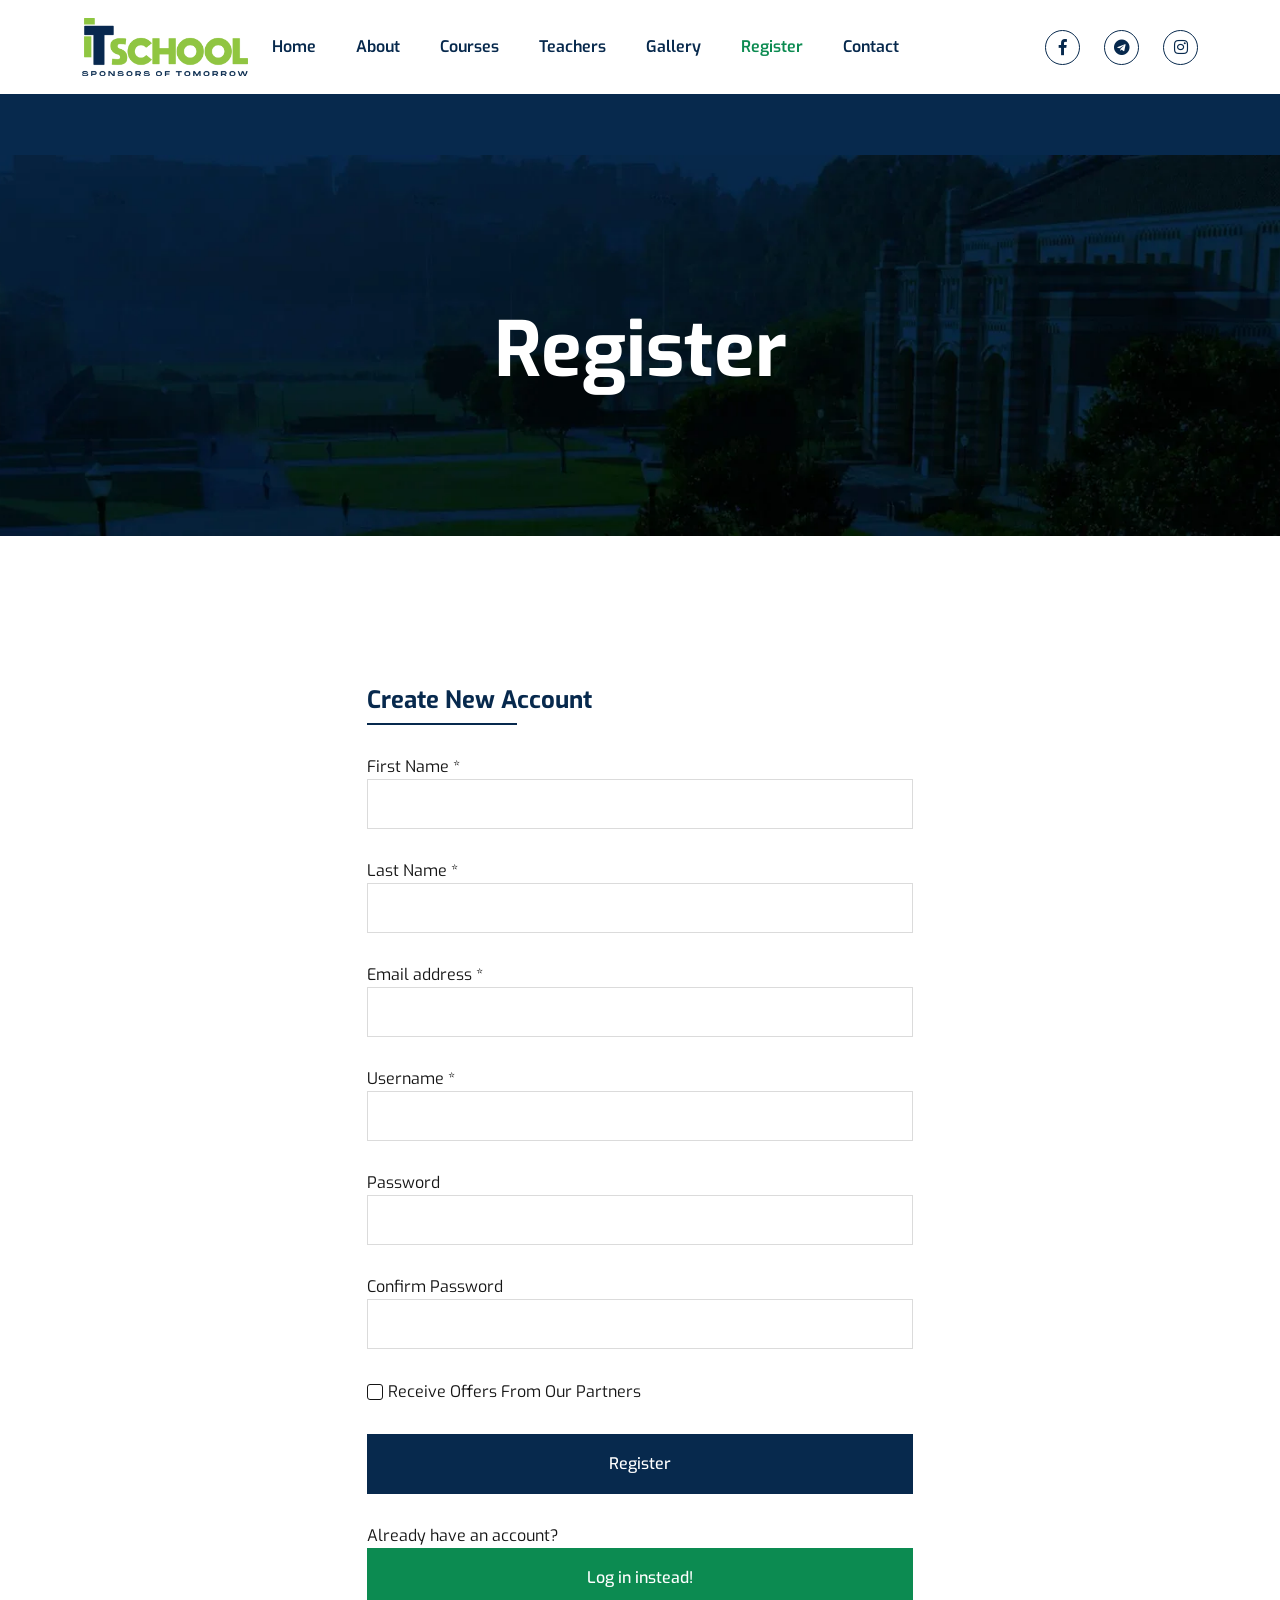
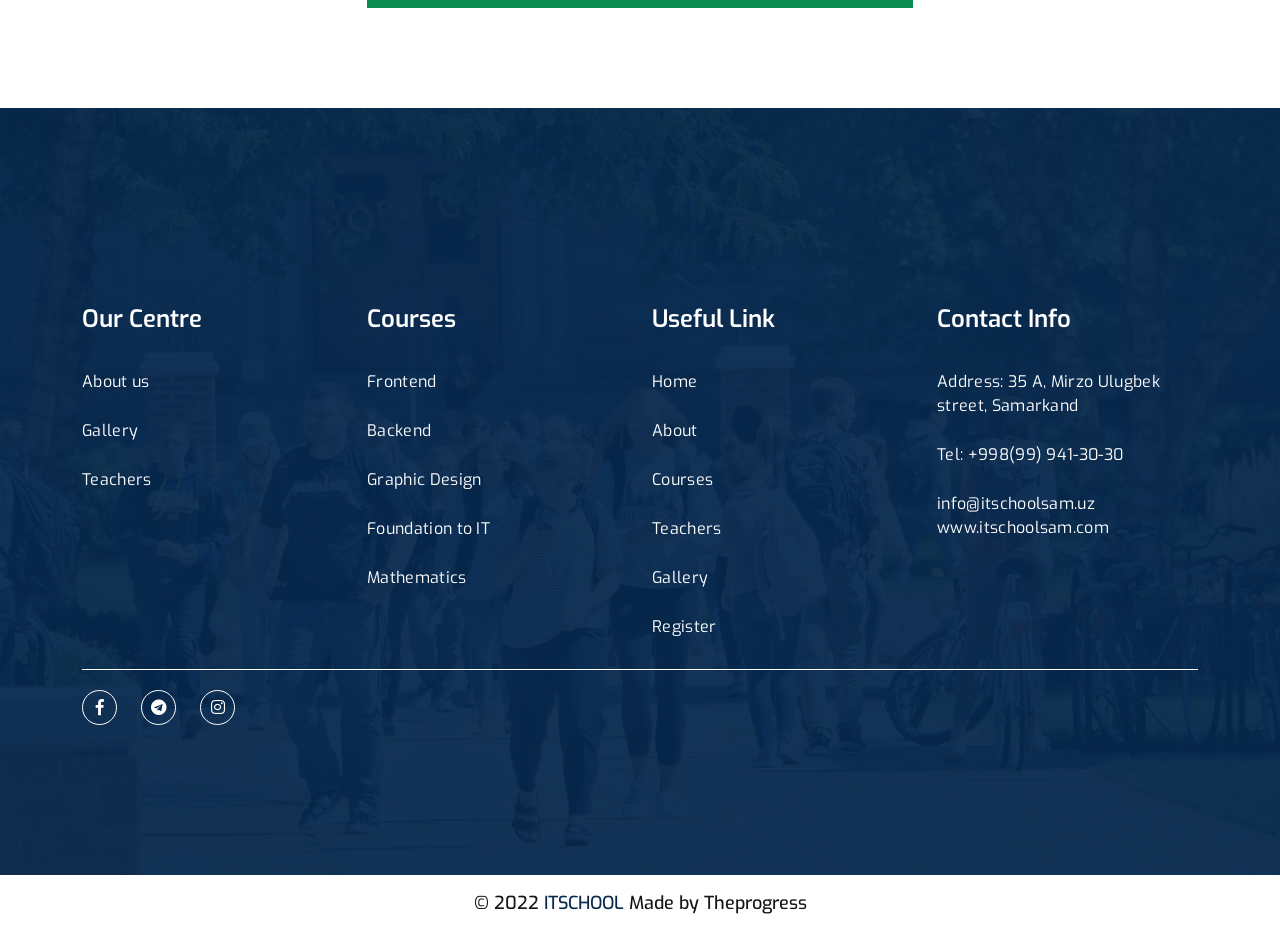
<file: register.html>
<!doctype html>
<html class="no-js" lang="en">


<head>
    <meta charset="utf-8">
    
    <!--====== Title ======-->
    <title>IT SCHOOL</title>
    
    <meta name="description" content="">
    <meta name="viewport" content="width=device-width, initial-scale=1">

    <!--====== Favicon Icon ======-->
    <link rel="shortcut icon" href="assets/images/favicon.webp" type="image/webp">
    
        
    <!-- CSS
    ============================================ -->

    <!--===== Vendor CSS (Bootstrap & Icon Font) =====-->
    <link rel="stylesheet" href="assets/css/plugins/bootstrap.min.css">
    <link rel="stylesheet" href="assets/css/plugins/fontawesome.min.css">
    <link rel="stylesheet" href="assets/css/plugins/default.css">


    <!--===== Plugins CSS (All Plugins Files) =====-->
    <link rel="stylesheet" href="assets/css/plugins/animate.min.css">
    <link rel="stylesheet" href="assets/css/plugins/slick.css">
    <link rel="stylesheet" href="assets/css/plugins/magnific-popup.css">

    <!--====== Main Style CSS ======-->
    <!-- <link rel="stylesheet" href="assets/css/style.css"> -->
    <link rel="stylesheet" href="assets/css/style.min.css">
    
</head>

<body>
    
    <!--====== Header Start ======-->

    <header class="header-area">
        <!-- <div class="header-top">
            <div class="container">
                <div class="header-top-wrapper d-flex flex-wrap justify-content-sm-between">
                    <div class="header-top-left mt-10">
                        <ul class="header-meta">
                            <li><a href="mailto://infoedumate@example.com">infoitschool@example.com</a></li>
                        </ul>
                    </div>
                    <div class="header-top-right mt-10">
                        <div class="header-link">
                            <a class="notice" href="notice.html">Notice</a>
                            <a class="login" href="login.html">Login</a>
                            <a class="register" href="register.html">Register</a>
                        </div>
                    </div>
                </div>
            </div>
        </div> -->

        <div id="navigation" class="navigation navigation-landscape">
            <div class="container position-relative">
                <div class="row align-items-center">
                    <div class="col-lg-2 col-md-2">
                        <div class="header-logo">
                            <a href="index.html"><img src="assets/images/logo.webp" width="80" alt="Logo"></a>
                        </div>
                    </div>
                    <div class="col-lg-7 col-md-6 position-static">
                        <div class="nav-toggle"></div>
                        <nav class="nav-menus-wrapper">
                            <ul class="nav-menu">
                                <li>
                                    <a href="index.html">Home</a>
                                </li>
                                <li>
                                    <a href="about-us.html">About</a>
                                </li>
                                <li>
                                    <a href="our-courses-3.html">Courses</a>
                                    <ul class="nav-dropdown nav-submenu">
                                        <li><a href="frontend.html">Frontend</a></li>
                                        <li><a href="backend.html">Backend</a></li>
                                        <li><a href="graphic.html">Graphic Design</a></li>
                                        <li><a href="foundation.html">Foundation IT</a></li>
                                        <li><a href="math.html">Mathematics</a></li>
                                    </ul>
                                </li>
                                <li>
                                    <a href="teachers.html">Teachers</a>
                                </li>
                                <li>
                                    <a href="gallery.html">Gallery</a>
                                </li>
                                <li><a class="active" href="register.html">Register</a></li>
                                <li><a href="contact.html">Contact</a></li>
                            </ul>
                        </nav>
                    </div>
                    <div class="col-lg-3 position-static">
                        <div class="footer-widget-wrapper justify-content-end">
                            <div class="footer-social">
                                <ul class="social">
                                    <li><a href="https://www.facebook.com/itschoolsam/"><i class="fab fa-facebook-f"></i></a></li>
                                    <li><a href="https://t.me/itschoolsam"><i class="fab fa-telegram"></i></a></li>
                                    <li><a href="https://www.instagram.com/it_school.uz/"><i class="fab fa-instagram"></i></a></li>
                                </ul>
                            </div>
                        </div>
                    </div>
                </div>
            </div>
        </div>
    </header>

    <!--====== Header Ends ======-->
    
    <!--====== Page Banner Start ======-->

    <section class="page-banner">
        <div class="page-banner-bg bg_cover" style="background-image: url(assets/images/page-banner.webp);">
            <div class="container">
                <div class="banner-content text-center">
                    <h2 class="title">Register</h2>
                </div>
            </div>
        </div>
    </section>

    <!--====== Page Banner Ends ======-->

    <!--====== Login Start ======-->

    <section class="login-register pb-100">
        <div class="container">
            <div class="row justify-content-center">
                <div class="col-lg-6">
                    <div class="login-register-content">
                        <h4 class="title">Create New Account</h4>

                        <div class="login-register-form">
                            <form action="#">
                                <div class="single-form">
                                    <label>First Name *</label>
                                    <input type="text">
                                </div>
                                <div class="single-form">
                                    <label>Last Name *</label>
                                    <input type="text">
                                </div>
                                <div class="single-form">
                                    <label>Email address *</label>
                                    <input type="email">
                                </div>
                                <div class="single-form">
                                    <label>Username *</label>
                                    <input type="text">
                                </div>
                                <div class="single-form">
                                    <label>Password</label>
                                    <input type="password">
                                </div>
                                <div class="single-form">
                                    <label>Confirm Password</label>
                                    <input type="password">
                                </div>
                                <div class="single-form">
                                    <div class="checkbox">
                                        <input type="checkbox" id="remember">
                                        <label for="remember"><span></span>Receive Offers From Our Partners</label>
                                    </div>
                                </div>
                                <div class="single-form">
                                    <button class="main-btn">Register</button>
                                </div>
                                
                                <div class="single-form">
                                    <label>Already have an account?</label>
                                    <a href="login.html" class="main-btn main-btn-2">Log in instead!</a>
                                </div>
                            </form>
                        </div>
                    </div>
                </div>
            </div>  
        </div>
    </section>

    <!--====== Login Ends ======-->
    
    <!--====== Newsletter Start ======-->

    <!-- <section class="newsletter-area-2">
        <div class="container">
            <div class="newsletter-wrapper bg_cover" style="background-image: url(assets/images/newsletter-bg-1.webp);">
                <div class="row align-items-center">
                    <div class="col-lg-5">
                        <div class="section-title-2 mt-25">
                            <h2 class="title">Subscribe our Newsletter</h2>
                            <span class="line"></span>
                            <p>Even slightly believable. If you are going use a passage of Lorem Ipsum need some</p>
                        </div>
                    </div>
                    <div class="col-lg-7">
                        <div class="newsletter-form mt-30">
                            <form action="#">
                                <input type="text" placeholder="Enter your email here">
                                <button class="main-btn main-btn-2">Subscribe now</button>
                            </form>
                        </div>
                    </div>
                </div>
            </div>
        </div>
    </section> -->

    <!--====== Newsletter Ends ======-->
    
    <!--====== Footer Start ======-->

    <section class="footer-area bg_cover" style="background-image: url(assets/images/counter-bg.webp);">
        <div class="footer-widget">
            <div class="container">
                <div class="row">
                    <div class="col-md-3 col-sm-6">
                        <div class="footer-link mt-45">
                            <h4 class="footer-title">Our Centre</h4>
                            <ul class="link-list">
                                <li><a href="about-us.html">About us</a></li>
                                <li><a href="gallery.html">Gallery</a></li>
                                <li><a href="teachers.html">Teachers</a></li>
                            </ul>
                        </div>
                    </div>
                    <div class="col-md-3 col-sm-6">
                        <div class="footer-link mt-45">
                            <h4 class="footer-title">Courses</h4>
                            <ul class="link-list">
                                <li><a href="frontend.html">Frontend</a></li>
                                <li><a href="backend.html">Backend</a></li>
                                <li><a href="graphic.html">Graphic Design</a></li>
                                <li><a href="foundation.html">Foundation to IT</a></li>
                                <li><a href="math.html">Mathematics</a></li>
                            </ul>
                        </div>
                    </div>
                    <div class="col-md-3 col-sm-6">
                        <div class="footer-link mt-45">
                            <h4 class="footer-title">Useful Link</h4>
                            <ul class="link-list">
                                <li><a href="index.html">Home</a></li>
                                <li><a href="about-us.html">About</a></li>
                                <li><a href="our-courses-3.html">Courses</a></li>
                                <li><a href="teachers.html">Teachers</a></li>
                                <li><a href="gallery.html">Gallery</a></li>
                                <li><a href="register.html">Register</a></li>
                            </ul>
                        </div>
                    </div>
                    <div class="col-md-3 col-sm-6">
                        <div class="footer-link mt-45">
                            <h4 class="footer-title">Contact Info</h4>
                            <ul class="link-list">
                                <li>
                                    <p>Address: 35 A, Mirzo Ulugbek street, Samarkand</p>
                                </li>
                                <li>
                                    <p><a href="tel:+998999413030">Tel: +998(99) 941-30-30</a></p>
                                </li>
                                <li>
                                    <p><a href="mailto://info@itschoolsam.uz">info@itschoolsam.uz</a></p>
                                    <p><a href="#">www.itschoolsam.com</a></p>
                                </li>
                            </ul>
                        </div>
                    </div>
                </div>
                <div class="footer-widget-wrapper">
                    <div class="footer-social">
                        <ul class="social">
                            <li><a href="https://www.facebook.com/itschoolsam/"><i class="fab fa-facebook-f"></i></a></li>
                            <li><a href="https://t.me/itschoolsam"><i class="fab fa-telegram"></i></a></li>
                            <li><a href="https://www.instagram.com/it_school.uz/"><i class="fab fa-instagram"></i></a></li>
                        </ul>
                    </div>
                </div>
            </div>
        </div>
        <div class="footer-copyright">
            <div class="container">
                <div class="copyright text-center">
                    <p>&copy; 2022 <span> ITSCHOOL </span> Made by <a href="https://theprogress.uz/">Theprogress</a></p>
                </div>
            </div>
        </div>
    </section>

    <!--====== Footer Ends ======-->

    <!--====== BACK TOP TOP PART START ======-->

    <a href="#" class="back-to-top"><i class="fal fa-chevron-up"></i></a>

    <!--====== BACK TOP TOP PART ENDS ======-->
    
    <!--====== Start ======-->

<!--
    <section class="">
        <div class="container">
            <div class="row">
                <div class="col-lg-">
                    
                </div>
            </div>
        </div>
    </section>
-->

    <!--====== Ends ======-->




    <!--====== Jquery js ======-->
    <script src="assets/js/vendor/jquery-3.6.0.min.js"></script>
    <script src="assets/js/vendor/modernizr-3.7.1.min.js"></script>
    
    <!--====== All Plugins js ======-->
    <script src="assets/js/plugins/popper.min.js"></script>
    <script src="assets/js/plugins/bootstrap.min.js"></script>
    <script src="assets/js/plugins/slick.min.js"></script>
    <script src="assets/js/plugins/jquery.magnific-popup.min.js"></script>
    <script src="assets/js/plugins/imagesloaded.pkgd.min.js"></script>
    <script src="assets/js/plugins/isotope.pkgd.min.js"></script>
    <script src="assets/js/plugins/wow.min.js"></script>
    <script src="assets/js/plugins/ajax-contact.js"></script>
    

    <!--====== Main Activation  js ======-->
    <script src="assets/js/main.js"></script>

    
</body>


<!-- Mirrored from template.hasthemes.com/edumate-v1/edumate/register.html by HTTrack Website Copier/3.x [XR&CO'2014], Sat, 12 Feb 2022 16:27:09 GMT -->
</html>
</file>
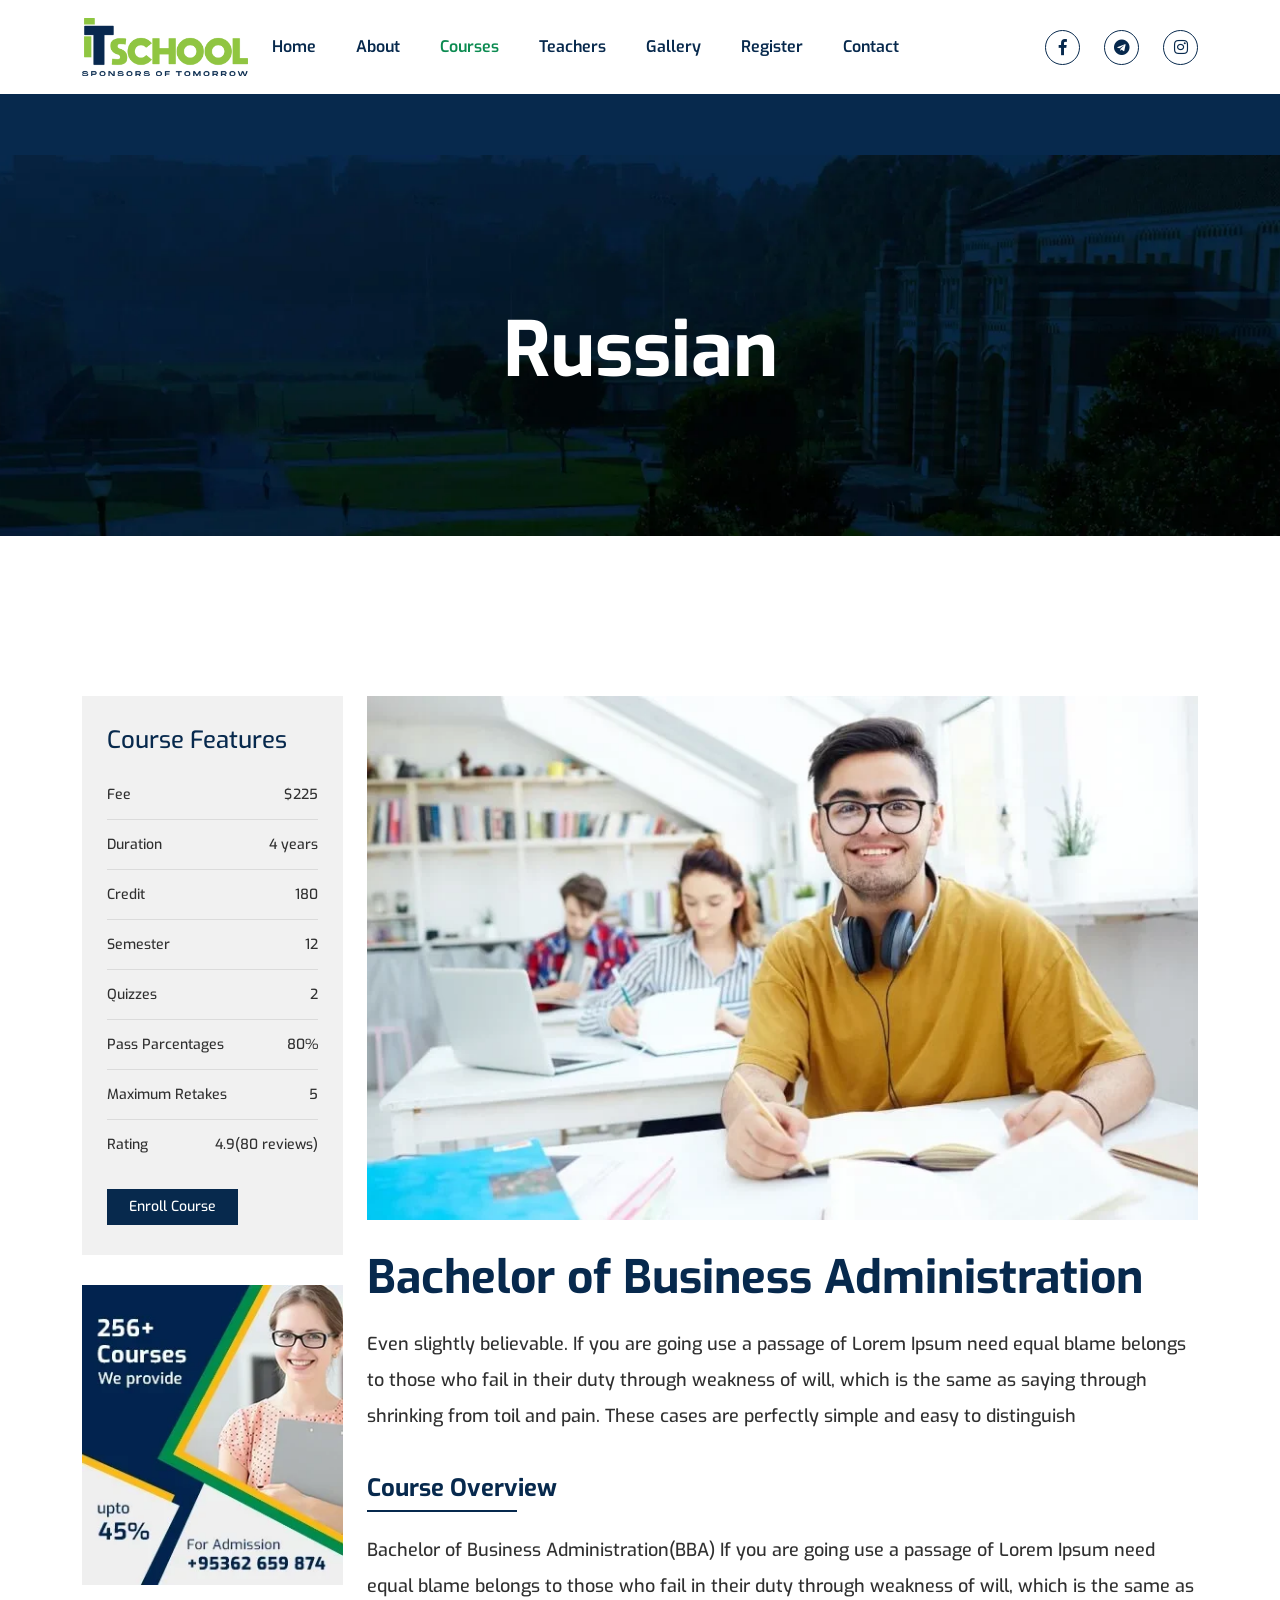
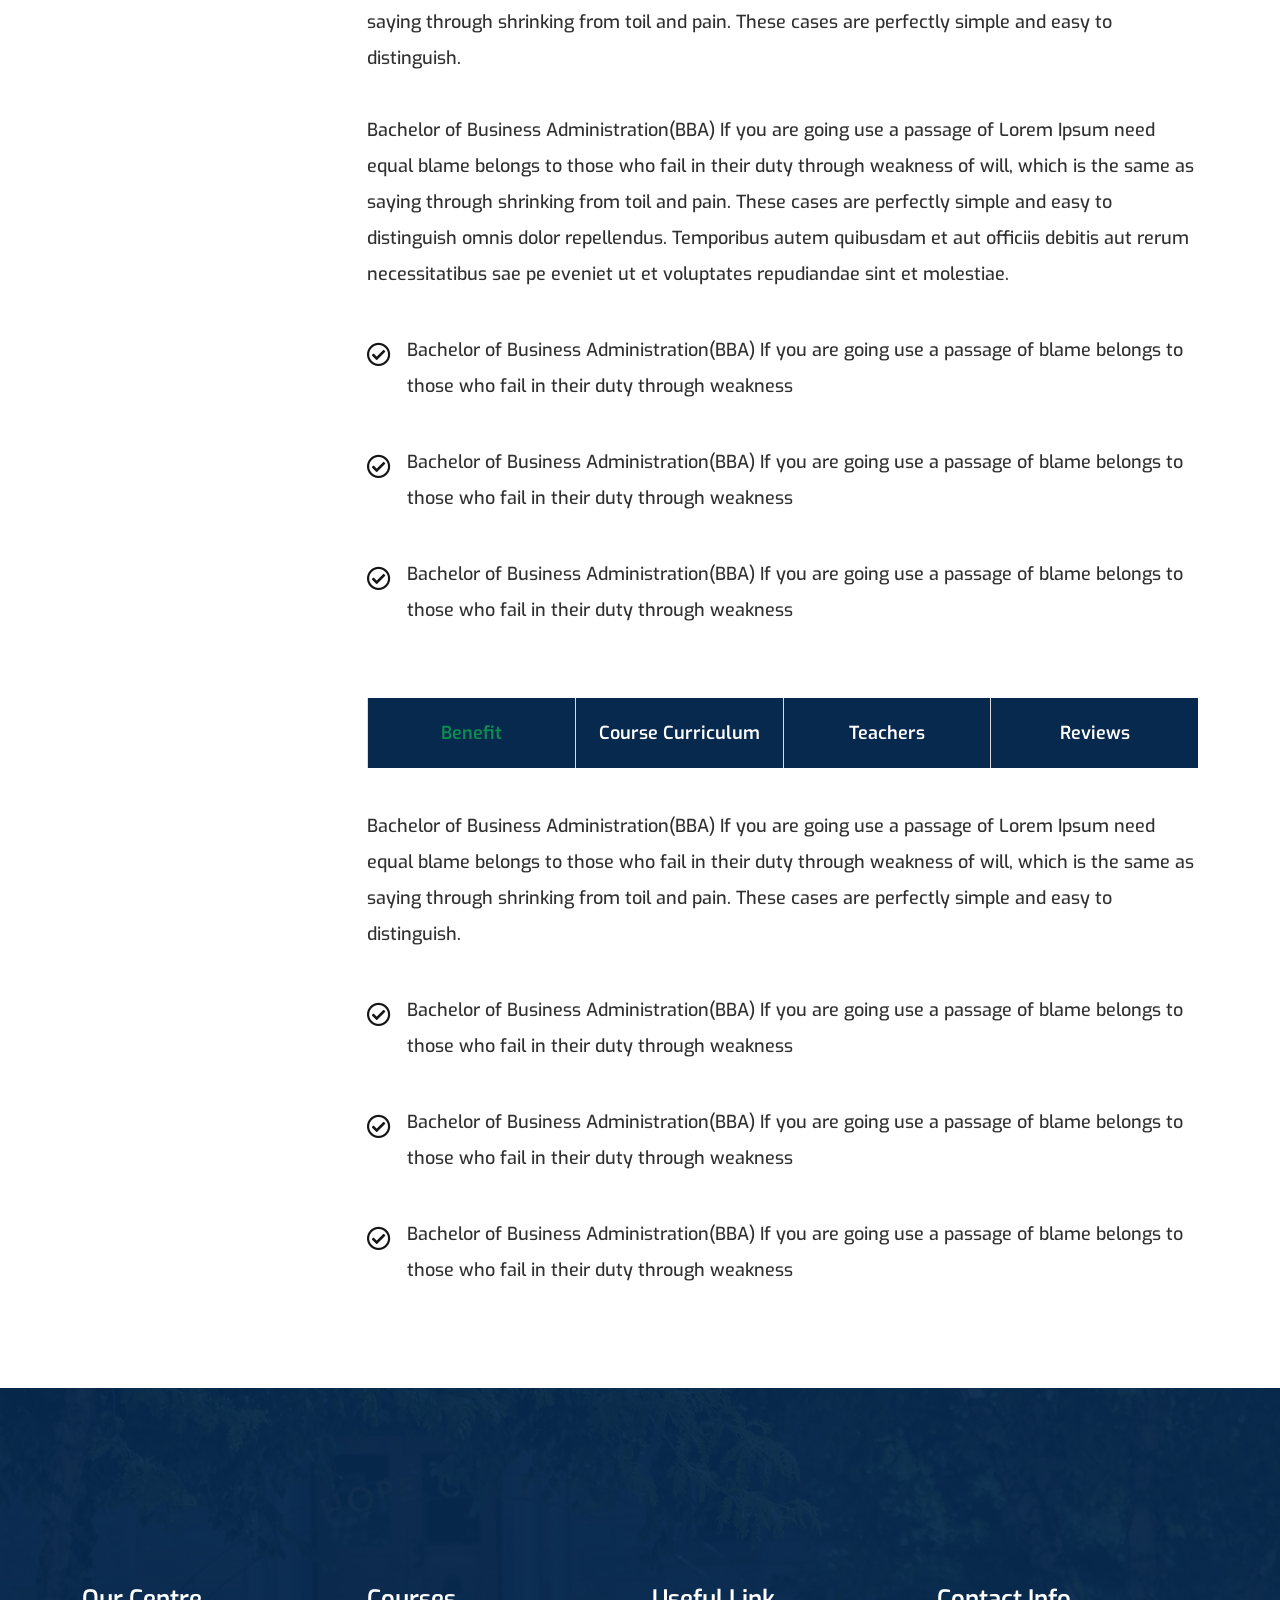
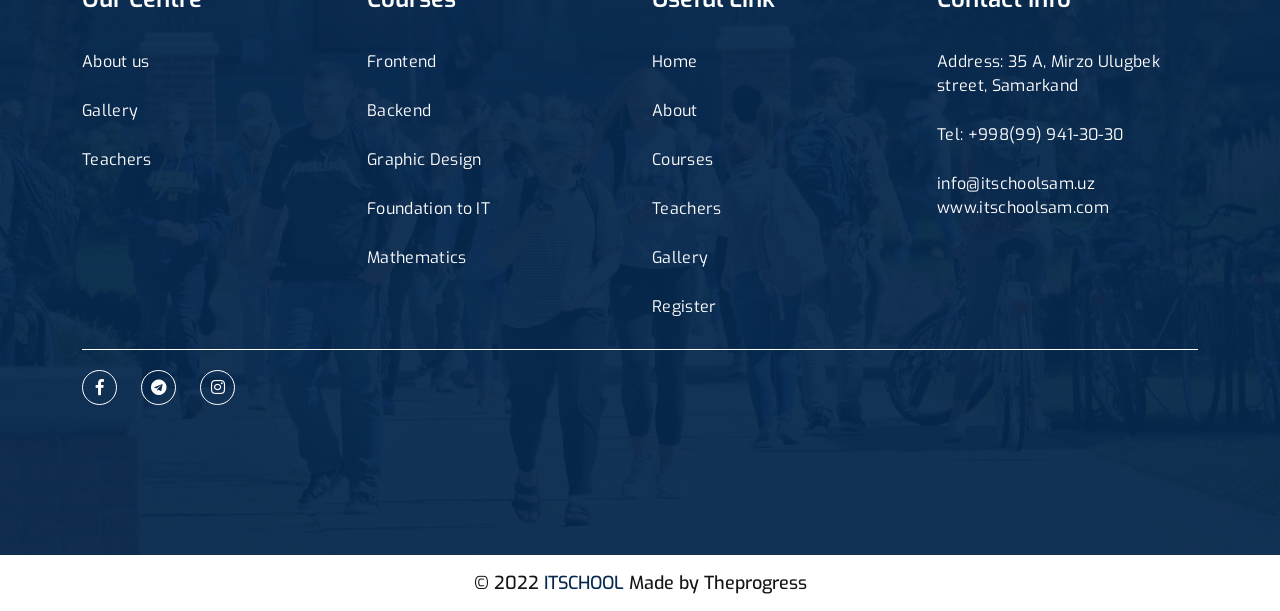
<file: russian.html>
<!doctype html>
<html class="no-js" lang="en">

<head>
    <meta charset="utf-8">
    
    <!--====== Title ======-->
    <title>IT SCHOOL</title>
    
    <meta name="description" content="">
    <meta name="viewport" content="width=device-width, initial-scale=1">

    <!--====== Favicon Icon ======-->
    <link rel="shortcut icon" href="assets/images/favicon.webp" type="image/webp">
    
        
    <!-- CSS
    ============================================ -->

    <!--===== Vendor CSS (Bootstrap & Icon Font) =====-->
    <link rel="stylesheet" href="assets/css/plugins/bootstrap.min.css">
    <link rel="stylesheet" href="assets/css/plugins/fontawesome.min.css">
    <link rel="stylesheet" href="assets/css/plugins/default.css">


    <!--===== Plugins CSS (All Plugins Files) =====-->
    <link rel="stylesheet" href="assets/css/plugins/animate.min.css">
    <link rel="stylesheet" href="assets/css/plugins/slick.css">
    <link rel="stylesheet" href="assets/css/plugins/magnific-popup.css">

    <!--====== Main Style CSS ======-->
    <!-- <link rel="stylesheet" href="assets/css/style.css"> -->
    <link rel="stylesheet" href="assets/css/style.min.css">
    
</head>

<body>
    
    <!--====== Header Start ======-->

    <header class="header-area">
        <!-- <div class="header-top">
            <div class="container">
                <div class="header-top-wrapper d-flex flex-wrap justify-content-sm-between">
                    <div class="header-top-left mt-10">
                        <ul class="header-meta">
                            <li><a href="mailto://infoedumate@example.com">infoitschool@example.com</a></li>
                        </ul>
                    </div>
                    <div class="header-top-right mt-10">
                        <div class="header-link">
                            <a class="notice" href="notice.html">Notice</a>
                            <a class="login" href="login.html">Login</a>
                            <a class="register" href="register.html">Register</a>
                        </div>
                    </div>
                </div>
            </div>
        </div> -->

        <div id="navigation" class="navigation navigation-landscape">
            <div class="container position-relative">
                <div class="row align-items-center">
                    <div class="col-lg-2 col-md-2">
                        <div class="header-logo">
                            <a href="index.html"><img src="assets/images/logo.webp" width="80" alt="Logo"></a>
                        </div>
                    </div>
                    <div class="col-lg-7 col-md-6 position-static">
                        <div class="nav-toggle"></div>
                        <nav class="nav-menus-wrapper">
                            <ul class="nav-menu">
                                <li>
                                    <a href="index.html">Home</a>
                                </li>
                                <li>
                                    <a href="about-us.html">About</a>
                                </li>
                                <li>
                                    <a class="active" href="our-courses-3.html">Courses</a>
                                    <ul class="nav-dropdown nav-submenu">
                                        <li><a href="frontend.html">Frontend</a></li>
                                        <li><a href="backend.html">Backend</a></li>
                                        <li><a href="graphic.html">Graphic Design</a></li>
                                        <li><a href="foundation.html">Foundation IT</a></li>
                                        <li><a href="math.html">Mathematics</a></li>
                                    </ul>
                                </li>
                                <li>
                                    <a href="teachers.html">Teachers</a>
                                </li>
                                <li>
                                    <a href="gallery.html">Gallery</a>
                                </li>
                                <li><a href="register.html">Register</a></li>
                                <li><a href="contact.html">Contact</a></li>
                            </ul>
                        </nav>
                    </div>
                    <div class="col-lg-3 position-static">
                        <div class="footer-widget-wrapper justify-content-end">
                            <div class="footer-social">
                                <ul class="social">
                                    <li><a href="https://www.facebook.com/itschoolsam/"><i class="fab fa-facebook-f"></i></a></li>
                                    <li><a href="https://t.me/itschoolsam"><i class="fab fa-telegram"></i></a></li>
                                    <li><a href="https://www.instagram.com/it_school.uz/"><i class="fab fa-instagram"></i></a></li>
                                </ul>
                            </div>
                        </div>
                    </div>
                </div>
            </div>
        </div>
    </header>

    <!--====== Header Ends ======-->
    
    <!--====== Page Banner Start ======-->

    <section class="page-banner">
        <div class="page-banner-bg bg_cover" style="background-image: url(assets/images/page-banner.webp);">
            <div class="container">
                <div class="banner-content text-center">
                    <h2 class="title">Russian</h2>
                </div>
            </div>
        </div>
    </section>

    <!--====== Page Banner Ends ======-->

    <!--====== Courses Details Start ======-->

    <section class="courses-details pb-100">
        <div class="container">
            <div class="row flex-row-reverse">
                <div class="col-lg-9">
                    <div class="courses-details-content mt-50">
                        <img src="assets/images/courses-details.webp" width="845" height="533" alt="Course Details">

                        <h2 class="title">Bachelor of Business Administration</h2>

                        <p>Even slightly believable. If you are going use a passage of Lorem Ipsum need equal blame belongs to those who fail in their duty through weakness of will, which is the same as saying through shrinking from toil and pain. These cases are perfectly simple and easy to distinguish</p>

                        <h5 class="sub-title">Course Overview</h5>

                        <p>Bachelor of Business Administration(BBA) If you are going use a passage of Lorem Ipsum need equal blame belongs to those who fail in their duty through weakness of will, which is the same as saying through shrinking from toil and pain. These cases are perfectly simple and easy to distinguish. <br> <br> Bachelor of Business Administration(BBA) If you are going use a passage of Lorem Ipsum need equal blame belongs to those who fail in their duty through weakness of will, which is the same as saying through shrinking from toil and pain. These cases are perfectly simple and easy to distinguish omnis dolor repellendus. Temporibus autem quibusdam et aut officiis debitis aut rerum necessitatibus sae pe eveniet ut et voluptates repudiandae sint et molestiae.</p>

                        <ul class="courses-details-list">
                            <li>
                                <i class="far fa-check-circle"></i>
                                <p>Bachelor of Business Administration(BBA) If you are going use a passage of blame belongs to those who fail in their duty through weakness </p>
                            </li>
                            <li>
                                <i class="far fa-check-circle"></i>
                                <p>Bachelor of Business Administration(BBA) If you are going use a passage of blame belongs to those who fail in their duty through weakness </p>
                            </li>
                            <li>
                                <i class="far fa-check-circle"></i>
                                <p>Bachelor of Business Administration(BBA) If you are going use a passage of blame belongs to those who fail in their duty through weakness </p>
                            </li>
                        </ul>
                    </div>

                    <div class="courses-details-tab">
                        <ul class="nav nav-justified"">
                            <li class="nav-item"><a class="active" data-bs-toggle="tab" href="#benefit">Benefit</a></li>
                            <li class="nav-item"><a data-bs-toggle="tab" href="#curriculum">Course Curriculum</a></li>
                            <li class="nav-item"><a data-bs-toggle="tab" href="#teachers">Teachers</a></li>
                            <li class="nav-item"><a data-bs-toggle="tab" href="#reviews">Reviews</a></li>
                        </ul>
                        <div class="tab-content" id="myTabContent">
                            <div class="tab-pane fade show active" id="benefit">
                                <div class="benefit-content">
                                    <p>Bachelor of Business Administration(BBA) If you are going use a passage of Lorem Ipsum need equal blame belongs to those who fail in their duty through weakness of will, which is the same as saying through shrinking from toil and pain. These cases are perfectly simple and easy to distinguish.</p>
                                    <ul class="courses-details-list">
                                        <li>
                                            <i class="far fa-check-circle"></i>
                                            <p>Bachelor of Business Administration(BBA) If you are going use a passage of blame belongs to those who fail in their duty through weakness </p>
                                        </li>
                                        <li>
                                            <i class="far fa-check-circle"></i>
                                            <p>Bachelor of Business Administration(BBA) If you are going use a passage of blame belongs to those who fail in their duty through weakness </p>
                                        </li>
                                        <li>
                                            <i class="far fa-check-circle"></i>
                                            <p>Bachelor of Business Administration(BBA) If you are going use a passage of blame belongs to those who fail in their duty through weakness </p>
                                        </li>
                                    </ul>
                                </div>
                            </div>
                            <div class="tab-pane fade" id="curriculum">
                                <div class="curriculum-content">
                                    <div class="row">
                                        <div class="col-md-4 col-sm-6">
                                            <div class="single-curriculum">
                                                <h4 class="title">1st Semester</h4>
                                                <ul class="curriculum-list">
                                                    <li><a href="#"><i class="fal fa-book"></i> Lessons 1.1: Introduction</a></li>
                                                    <li><a href="#"><i class="fal fa-book"></i> Lessons 1.2: Know about BBA</a></li>
                                                    <li><a href="#"><i class="fal fa-book"></i> Lessons 1.3: How to improve</a></li>
                                                    <li><a href="#"><i class="fal fa-book"></i> Lessons 1.4: Business Math</a></li>
                                                    <li><a href="#"><i class="fal fa-book"></i> Lessons 1.1: Social Marketing</a></li>
                                                </ul>
                                            </div>                                           
                                        </div>
                                        <div class="col-md-4 col-sm-6">
                                            <div class="single-curriculum">
                                                <h4 class="title">2nd Semester</h4>
                                                <ul class="curriculum-list">
                                                    <li><a href="#"><i class="fal fa-book"></i> Lessons 1.1: Introduction</a></li>
                                                    <li><a href="#"><i class="fal fa-book"></i> Lessons 1.2: Know about BBA</a></li>
                                                    <li><a href="#"><i class="fal fa-book"></i> Lessons 1.3: How to improve</a></li>
                                                    <li><a href="#"><i class="fal fa-book"></i> Lessons 1.4: Business Math</a></li>
                                                    <li><a href="#"><i class="fal fa-book"></i> Lessons 1.1: Social Marketing</a></li>
                                                </ul>
                                            </div>                                           
                                        </div>
                                        <div class="col-md-4 col-sm-6">
                                            <div class="single-curriculum">
                                                <h4 class="title">3rd Semester</h4>
                                                <ul class="curriculum-list">
                                                    <li><a href="#"><i class="fal fa-book"></i> Lessons 1.1: Introduction</a></li>
                                                    <li><a href="#"><i class="fal fa-book"></i> Lessons 1.2: Know about BBA</a></li>
                                                    <li><a href="#"><i class="fal fa-book"></i> Lessons 1.3: How to improve</a></li>
                                                    <li><a href="#"><i class="fal fa-book"></i> Lessons 1.4: Business Math</a></li>
                                                    <li><a href="#"><i class="fal fa-book"></i> Lessons 1.1: Social Marketing</a></li>
                                                </ul>
                                            </div>                                           
                                        </div>
                                        <div class="col-md-4 col-sm-6">
                                            <div class="single-curriculum">
                                                <h4 class="title">4th Semester</h4>
                                                <ul class="curriculum-list">
                                                    <li><a href="#"><i class="fal fa-book"></i> Lessons 1.1: Introduction</a></li>
                                                    <li><a href="#"><i class="fal fa-book"></i> Lessons 1.2: Know about BBA</a></li>
                                                    <li><a href="#"><i class="fal fa-book"></i> Lessons 1.3: How to improve</a></li>
                                                    <li><a href="#"><i class="fal fa-book"></i> Lessons 1.4: Business Math</a></li>
                                                    <li><a href="#"><i class="fal fa-book"></i> Lessons 1.1: Social Marketing</a></li>
                                                </ul>
                                            </div>                                           
                                        </div>
                                        <div class="col-md-4 col-sm-6">
                                            <div class="single-curriculum">
                                                <h4 class="title">5th Semester</h4>
                                                <ul class="curriculum-list">
                                                    <li><a href="#"><i class="fal fa-book"></i> Lessons 1.1: Introduction</a></li>
                                                    <li><a href="#"><i class="fal fa-book"></i> Lessons 1.2: Know about BBA</a></li>
                                                    <li><a href="#"><i class="fal fa-book"></i> Lessons 1.3: How to improve</a></li>
                                                    <li><a href="#"><i class="fal fa-book"></i> Lessons 1.4: Business Math</a></li>
                                                    <li><a href="#"><i class="fal fa-book"></i> Lessons 1.1: Social Marketing</a></li>
                                                </ul>
                                            </div>                                           
                                        </div>
                                        <div class="col-md-4 col-sm-6">
                                            <div class="single-curriculum">
                                                <h4 class="title">6th Semester</h4>
                                                <ul class="curriculum-list">
                                                    <li><a href="#"><i class="fal fa-book"></i> Lessons 1.1: Introduction</a></li>
                                                    <li><a href="#"><i class="fal fa-book"></i> Lessons 1.2: Know about BBA</a></li>
                                                    <li><a href="#"><i class="fal fa-book"></i> Lessons 1.3: How to improve</a></li>
                                                    <li><a href="#"><i class="fal fa-book"></i> Lessons 1.4: Business Math</a></li>
                                                    <li><a href="#"><i class="fal fa-book"></i> Lessons 1.1: Social Marketing</a></li>
                                                </ul>
                                            </div>                                           
                                        </div>
                                        <div class="col-md-4 col-sm-6">
                                            <div class="single-curriculum">
                                                <h4 class="title">7st Semester</h4>
                                                <ul class="curriculum-list">
                                                    <li><a href="#"><i class="fal fa-book"></i> Lessons 1.1: Introduction</a></li>
                                                    <li><a href="#"><i class="fal fa-book"></i> Lessons 1.2: Know about BBA</a></li>
                                                    <li><a href="#"><i class="fal fa-book"></i> Lessons 1.3: How to improve</a></li>
                                                    <li><a href="#"><i class="fal fa-book"></i> Lessons 1.4: Business Math</a></li>
                                                    <li><a href="#"><i class="fal fa-book"></i> Lessons 1.1: Social Marketing</a></li>
                                                </ul>
                                            </div>                                           
                                        </div>
                                        <div class="col-md-4 col-sm-6">
                                            <div class="single-curriculum">
                                                <h4 class="title">8th Semester</h4>
                                                <ul class="curriculum-list">
                                                    <li><a href="#"><i class="fal fa-book"></i> Lessons 1.1: Introduction</a></li>
                                                    <li><a href="#"><i class="fal fa-book"></i> Lessons 1.2: Know about BBA</a></li>
                                                    <li><a href="#"><i class="fal fa-book"></i> Lessons 1.3: How to improve</a></li>
                                                    <li><a href="#"><i class="fal fa-book"></i> Lessons 1.4: Business Math</a></li>
                                                    <li><a href="#"><i class="fal fa-book"></i> Lessons 1.1: Social Marketing</a></li>
                                                </ul>
                                            </div>                                           
                                        </div>
                                        <div class="col-md-4 col-sm-6">
                                            <div class="single-curriculum">
                                                <h4 class="title">9th Semester</h4>
                                                <ul class="curriculum-list">
                                                    <li><a href="#"><i class="fal fa-book"></i> Lessons 1.1: Introduction</a></li>
                                                    <li><a href="#"><i class="fal fa-book"></i> Lessons 1.2: Know about BBA</a></li>
                                                    <li><a href="#"><i class="fal fa-book"></i> Lessons 1.3: How to improve</a></li>
                                                    <li><a href="#"><i class="fal fa-book"></i> Lessons 1.4: Business Math</a></li>
                                                    <li><a href="#"><i class="fal fa-book"></i> Lessons 1.1: Social Marketing</a></li>
                                                </ul>
                                            </div>                                           
                                        </div>
                                        <div class="col-md-4 col-sm-6">
                                            <div class="single-curriculum">
                                                <h4 class="title">10th Semester</h4>
                                                <ul class="curriculum-list">
                                                    <li><a href="#"><i class="fal fa-book"></i> Lessons 1.1: Introduction</a></li>
                                                    <li><a href="#"><i class="fal fa-book"></i> Lessons 1.2: Know about BBA</a></li>
                                                    <li><a href="#"><i class="fal fa-book"></i> Lessons 1.3: How to improve</a></li>
                                                    <li><a href="#"><i class="fal fa-book"></i> Lessons 1.4: Business Math</a></li>
                                                    <li><a href="#"><i class="fal fa-book"></i> Lessons 1.1: Social Marketing</a></li>
                                                </ul>
                                            </div>                                           
                                        </div>
                                        <div class="col-md-4 col-sm-6">
                                            <div class="single-curriculum">
                                                <h4 class="title">11th Semester</h4>
                                                <ul class="curriculum-list">
                                                    <li><a href="#"><i class="fal fa-book"></i> Lessons 1.1: Introduction</a></li>
                                                    <li><a href="#"><i class="fal fa-book"></i> Lessons 1.2: Know about BBA</a></li>
                                                    <li><a href="#"><i class="fal fa-book"></i> Lessons 1.3: How to improve</a></li>
                                                    <li><a href="#"><i class="fal fa-book"></i> Lessons 1.4: Business Math</a></li>
                                                    <li><a href="#"><i class="fal fa-book"></i> Lessons 1.1: Social Marketing</a></li>
                                                </ul>
                                            </div>                                           
                                        </div>
                                        <div class="col-md-4 col-sm-6">
                                            <div class="single-curriculum">
                                                <h4 class="title">12th Semester</h4>
                                                <ul class="curriculum-list">
                                                    <li><a href="#"><i class="fal fa-book"></i> Lessons 1.1: Introduction</a></li>
                                                    <li><a href="#"><i class="fal fa-book"></i> Lessons 1.2: Know about BBA</a></li>
                                                    <li><a href="#"><i class="fal fa-book"></i> Lessons 1.3: How to improve</a></li>
                                                    <li><a href="#"><i class="fal fa-book"></i> Lessons 1.4: Business Math</a></li>
                                                    <li><a href="#"><i class="fal fa-book"></i> Lessons 1.1: Social Marketing</a></li>
                                                </ul>
                                            </div>                                           
                                        </div>
                                    </div>
                                </div>
                            </div>
                            <div class="tab-pane fade" id="teachers">
                                <div class="courses-teachers">
                                    <div class="row">
                                        <div class="col-md-4 col-sm-6">
                                            <div class="single-teacher mt-30 text-center">
                                                <div class="teacher-social">
                                                    <ul class="social">
                                                        <li><a href="#"><i class="fab fa-facebook-f"></i></a></li>
                                                        <li><a href="#"><i class="fab fa-twitter"></i></a></li>
                                                        <li><a href="#"><i class="fab fa-instagram"></i></a></li>
                                                        <li><a href="#"><i class="fab fa-linkedin-in"></i></a></li>
                                                    </ul>
                                                </div>
                                                <div class="teacher-image">
                                                    <a href="teacher-details.html">
                                                        <img src="assets/images/teachers/teacher-1.webp" alt="teacher">
                                                    </a>
                                                </div>
                                                <div class="teacher-content">
                                                    <h4 class="name"><a href="teacher-details.html">Roberto Carlos</a></h4>
                                                </div>
                                            </div>
                                        </div>
                                        <div class="col-md-4 col-sm-6">
                                            <div class="single-teacher mt-30 text-center">
                                                <div class="teacher-social">
                                                    <ul class="social">
                                                        <li><a href="#"><i class="fab fa-facebook-f"></i></a></li>
                                                        <li><a href="#"><i class="fab fa-twitter"></i></a></li>
                                                        <li><a href="#"><i class="fab fa-instagram"></i></a></li>
                                                        <li><a href="#"><i class="fab fa-linkedin-in"></i></a></li>
                                                    </ul>
                                                </div>
                                                <div class="teacher-image">
                                                    <a href="teacher-details.html">
                                                        <img src="assets/images/teachers/teacher-2.webp" alt="teacher">
                                                    </a>
                                                </div>
                                                <div class="teacher-content">
                                                    <h4 class="name"><a href="teacher-details.html">Roberto Carlos</a></h4>
                                                </div>
                                            </div>
                                        </div>
                                        <div class="col-md-4 col-sm-6">
                                            <div class="single-teacher mt-30 text-center">
                                                <div class="teacher-social">
                                                    <ul class="social">
                                                        <li><a href="#"><i class="fab fa-facebook-f"></i></a></li>
                                                        <li><a href="#"><i class="fab fa-twitter"></i></a></li>
                                                        <li><a href="#"><i class="fab fa-instagram"></i></a></li>
                                                        <li><a href="#"><i class="fab fa-linkedin-in"></i></a></li>
                                                    </ul>
                                                </div>
                                                <div class="teacher-image">
                                                    <a href="teacher-details.html">
                                                        <img src="assets/images/teachers/teacher-3.webp" alt="teacher">
                                                    </a>
                                                </div>
                                                <div class="teacher-content">
                                                    <h4 class="name"><a href="teacher-details.html">Roberto Carlos</a></h4>
                                                </div>
                                            </div>
                                        </div>
                                    </div>
                                </div>
                            </div>
                            <div class="tab-pane fade" id="reviews">
                                <div class="courses-reviews">
                                    <div class="review-wrapper">
                                        <div class="review-star">
                                            <div class="single-review">
                                                <span class="label">Stars 5</span>
                                                <div class="review-bar">
                                                    <div class="bar-inner" style="width: 100%;"></div>
                                                </div>
                                                <span class="value">35</span>
                                            </div>
                                            <div class="single-review">
                                                <span class="label">Stars 4</span>
                                                <div class="review-bar">
                                                    <div class="bar-inner" style="width: 80%;"></div>
                                                </div>
                                                <span class="value">10</span>
                                            </div>
                                            <div class="single-review">
                                                <span class="label">Stars 3</span>
                                                <div class="review-bar">
                                                    <div class="bar-inner" style="width: 55%;"></div>
                                                </div>
                                                <span class="value">8</span>
                                            </div>
                                            <div class="single-review">
                                                <span class="label">Stars 2</span>
                                                <div class="review-bar">
                                                    <div class="bar-inner" style="width: 0;"></div>
                                                </div>
                                                <span class="value">0</span>
                                            </div>
                                            <div class="single-review">
                                                <span class="label">Stars 1</span>
                                                <div class="review-bar">
                                                    <div class="bar-inner" style="width: 0;"></div>
                                                </div>
                                                <span class="value">0</span>
                                            </div>
                                        </div>
                                        <div class="review-point">
                                            <span>4.9</span>
                                        </div>
                                    </div>

                                    <div class="review-form">
                                        <div class="review-rating">
                                            <h5 class="title">Write a Review</h5>

                                            <ul id='stars'>
                                                <li class='star' title='Poor' data-value='1'>
                                                  <i class='fas fa-star'></i>
                                                </li>
                                                <li class='star' title='Fair' data-value='2'>
                                                  <i class='fas fa-star'></i>
                                                </li>
                                                <li class='star' title='Good' data-value='3'>
                                                  <i class='fas fa-star'></i>
                                                </li>
                                                <li class='star' title='Excellent' data-value='4'>
                                                  <i class='fas fa-star'></i>
                                                </li>
                                                <li class='star' title='WOW!!!' data-value='5'>
                                                  <i class='fas fa-star'></i>
                                                </li>
                                            </ul>
                                        </div>

                                        <div class="review-form-wrapper">
                                            <form action="#">
                                                <div class="row">
                                                    <div class="col-md-6">
                                                        <div class="single-form">
                                                            <input type="text" placeholder="Name">
                                                        </div>
                                                    </div>
                                                    <div class="col-md-6">
                                                        <div class="single-form">
                                                            <input type="email" placeholder="Email">
                                                        </div>
                                                    </div>
                                                    <div class="col-md-6">
                                                        <div class="single-form">
                                                            <input type="text" placeholder="Phone">
                                                        </div>
                                                    </div>
                                                    <div class="col-md-6">
                                                        <div class="single-form">
                                                            <input type="text" placeholder="Title">
                                                        </div>
                                                    </div>
                                                    <div class="col-md-12">
                                                        <div class="single-form">
                                                            <textarea placeholder="Write here..."></textarea>
                                                        </div>
                                                    </div>
                                                    <div class="col-md-12">
                                                        <div class="single-form">
                                                            <button class="main-btn">Submit now</button>
                                                        </div>
                                                    </div>
                                                </div>
                                            </form>
                                        </div>
                                    </div>
                                </div>
                            </div>
                        </div>
                    </div>
                </div>
                <div class="col-lg-3">
                    <div class="courses-sidebar pt-20">
                        <div class="courses-features mt-30">
                            <div class="sidebar-title">
                                <h4 class="title">Course Features</h4>
                            </div>
                            <ul class="courses-features-items">
                                <li>Fee <strong>$225</strong></li>
                                <li>Duration <strong>4 years</strong></li>
                                <li>Credit <strong>180</strong></li>
                                <li>Semester <strong>12</strong></li>
                                <li>Quizzes <strong>2</strong></li>
                                <li>Pass Parcentages <strong>80%</strong></li>
                                <li>Maximum Retakes <strong>5</strong></li>
                                <li>Rating <strong>4.9(80 reviews)</strong></li>
                            </ul>
                            <div class="sidebar-btn">
                                <a class="main-btn" href="#">Enroll Course</a>
                            </div>
                        </div>

                        <div class="courses-sidebar-banner mt-30">
                            <a href="#">
                                <img src="assets/images/banner.webp" width="270" height="310" alt="Banner">
                            </a>
                        </div>
                    </div>
                </div>
            </div>
        </div>
    </section>

    <!--====== Courses Details Ends ======-->
    
    <!--====== Newsletter Start ======-->

    <!-- <section class="newsletter-area-2">
        <div class="container">
            <div class="newsletter-wrapper bg_cover" style="background-image: url(assets/images/newsletter-bg-1.webp);">
                <div class="row align-items-center">
                    <div class="col-lg-5">
                        <div class="section-title-2 mt-25">
                            <h2 class="title">Subscribe our Newsletter</h2>
                            <span class="line"></span>
                            <p>Even slightly believable. If you are going use a passage of Lorem Ipsum need some</p>
                        </div>
                    </div>
                    <div class="col-lg-7">
                        <div class="newsletter-form mt-30">
                            <form action="#">
                                <input type="text" placeholder="Enter your email here">
                                <button class="main-btn main-btn-2">Subscribe now</button>
                            </form>
                        </div>
                    </div>
                </div>
            </div>
        </div>
    </section> -->

    <!--====== Newsletter Ends ======-->
    
    <!--====== Footer Start ======-->

    <section class="footer-area bg_cover" style="background-image: url(assets/images/counter-bg.webp);">
        <div class="footer-widget">
            <div class="container">
                <div class="row">
                    <div class="col-md-3 col-sm-6">
                        <div class="footer-link mt-45">
                            <h4 class="footer-title">Our Centre</h4>
                            <ul class="link-list">
                                <li><a href="about-us.html">About us</a></li>
                                <li><a href="gallery.html">Gallery</a></li>
                                <li><a href="teachers.html">Teachers</a></li>
                            </ul>
                        </div>
                    </div>
                    <div class="col-md-3 col-sm-6">
                        <div class="footer-link mt-45">
                            <h4 class="footer-title">Courses</h4>
                            <ul class="link-list">
                                <li><a href="frontend.html">Frontend</a></li>
                                <li><a href="backend.html">Backend</a></li>
                                <li><a href="graphic.html">Graphic Design</a></li>
                                <li><a href="foundation.html">Foundation to IT</a></li>
                                <li><a href="math.html">Mathematics</a></li>
                            </ul>
                        </div>
                    </div>
                    <div class="col-md-3 col-sm-6">
                        <div class="footer-link mt-45">
                            <h4 class="footer-title">Useful Link</h4>
                            <ul class="link-list">
                                <li><a href="index.html">Home</a></li>
                                <li><a href="about-us.html">About</a></li>
                                <li><a href="our-courses-3.html">Courses</a></li>
                                <li><a href="teachers.html">Teachers</a></li>
                                <li><a href="gallery.html">Gallery</a></li>
                                <li><a href="register.html">Register</a></li>
                            </ul>
                        </div>
                    </div>
                    <div class="col-md-3 col-sm-6">
                        <div class="footer-link mt-45">
                            <h4 class="footer-title">Contact Info</h4>
                            <ul class="link-list">
                                <li>
                                    <p>Address: 35 A, Mirzo Ulugbek street, Samarkand</p>
                                </li>
                                <li>
                                    <p><a href="tel:+998999413030">Tel: +998(99) 941-30-30</a></p>
                                </li>
                                <li>
                                    <p><a href="mailto://info@itschoolsam.uz">info@itschoolsam.uz</a></p>
                                    <p><a href="#">www.itschoolsam.com</a></p>
                                </li>
                            </ul>
                        </div>  
                    </div>
                </div>
                <div class="footer-widget-wrapper">
                    <div class="footer-social">
                        <ul class="social">
                            <li><a href="https://www.facebook.com/itschoolsam/"><i class="fab fa-facebook-f"></i></a></li>
                            <li><a href="https://t.me/itschoolsam"><i class="fab fa-telegram"></i></a></li>
                            <li><a href="https://www.instagram.com/it_school.uz/"><i class="fab fa-instagram"></i></a></li>
                        </ul>
                    </div>
                </div>
            </div>
        </div>
        <div class="footer-copyright">
            <div class="container">
                <div class="copyright text-center">
                    <p>&copy; 2022 <span> ITSCHOOL </span> Made by <a href="https://theprogress.uz/">Theprogress</a></p>
                </div>
            </div>
        </div>
    </section>

    <!--====== Footer Ends ======-->

    <!--====== BACK TOP TOP PART START ======-->

    <a href="#" class="back-to-top"><i class="fal fa-chevron-up"></i></a>

    <!--====== BACK TOP TOP PART ENDS ======-->
    
    <!--====== Start ======-->

<!--
    <section class="">
        <div class="container">
            <div class="row">
                <div class="col-lg-">
                    
                </div>
            </div>
        </div>
    </section>
-->

    <!--====== Ends ======-->




    <!--====== Jquery js ======-->
    <script src="assets/js/vendor/jquery-3.6.0.min.js"></script>
    <script src="assets/js/vendor/modernizr-3.7.1.min.js"></script>
    
    <!--====== All Plugins js ======-->
    <script src="assets/js/plugins/popper.min.js"></script>
    <script src="assets/js/plugins/bootstrap.min.js"></script>
    <script src="assets/js/plugins/slick.min.js"></script>
    <script src="assets/js/plugins/jquery.magnific-popup.min.js"></script>
    <script src="assets/js/plugins/imagesloaded.pkgd.min.js"></script>
    <script src="assets/js/plugins/isotope.pkgd.min.js"></script>
    <script src="assets/js/plugins/wow.min.js"></script>
    <script src="assets/js/plugins/ajax-contact.js"></script>
    

    <!--====== Main Activation  js ======-->
    <script src="assets/js/main.js"></script>
    
    
</body>


<!-- Mirrored from template.hasthemes.com/edumate-v1/edumate/courses-details.html by HTTrack Website Copier/3.x [XR&CO'2014], Sat, 12 Feb 2022 16:27:29 GMT -->
</html>
</file>
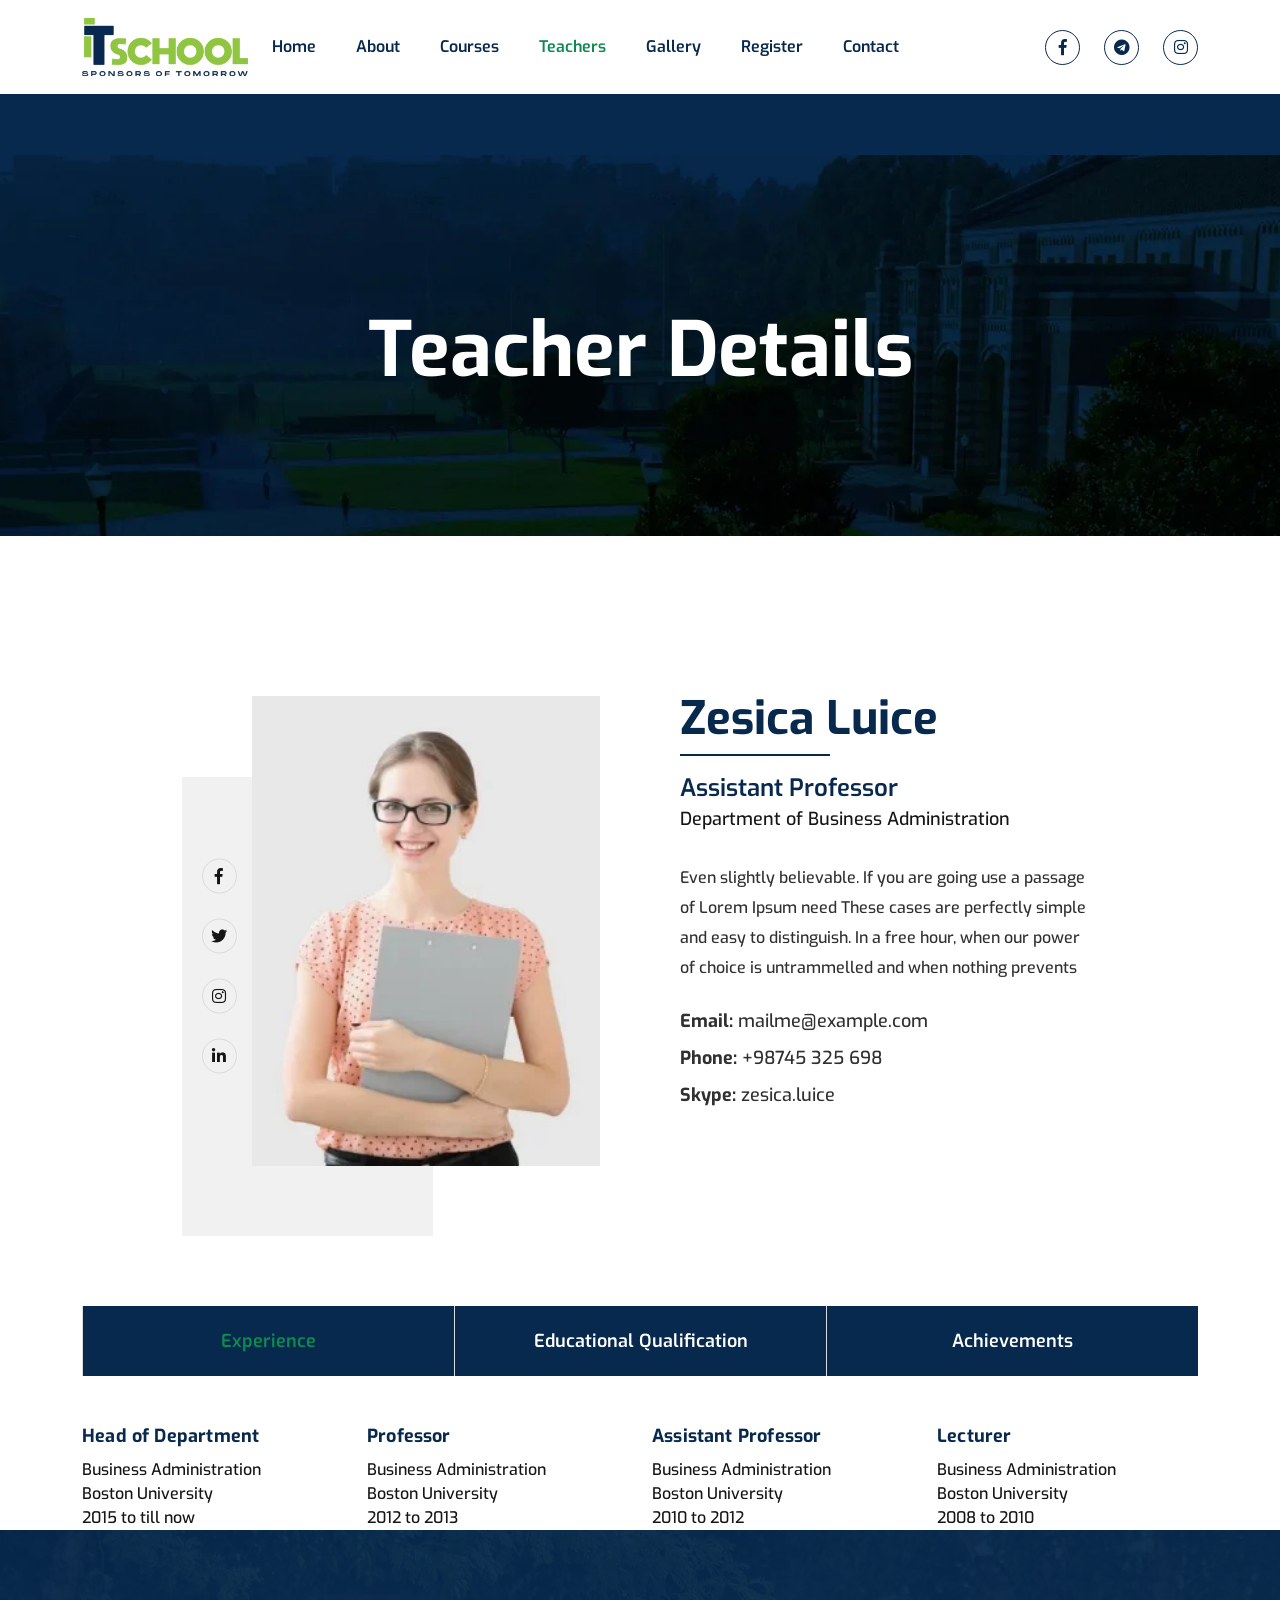
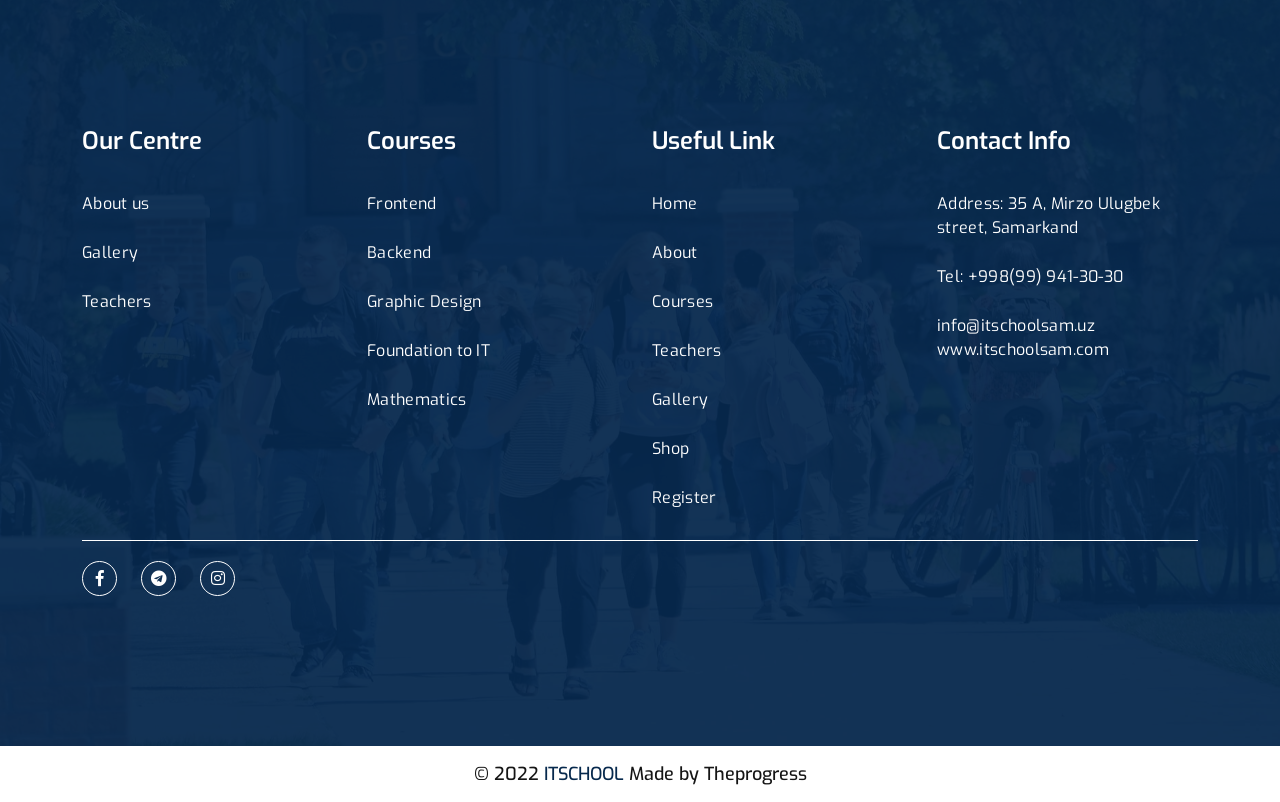
<file: teacher-details.html>
<!doctype html>
<html class="no-js" lang="en">

<head>
    <meta charset="utf-8">
    
    <!--====== Title ======-->
    <title>IT SCHOOL</title>
    
    <meta name="description" content="">
    <meta name="viewport" content="width=device-width, initial-scale=1">

    <!--====== Favicon Icon ======-->
    <link rel="shortcut icon" href="assets/images/favicon.webp" type="image/webp">
    
        
    <!-- CSS
    ============================================ -->

    <!--===== Vendor CSS (Bootstrap & Icon Font) =====-->
    <link rel="stylesheet" href="assets/css/plugins/bootstrap.min.css">
    <link rel="stylesheet" href="assets/css/plugins/fontawesome.min.css">
    <link rel="stylesheet" href="assets/css/plugins/default.css">


    <!--===== Plugins CSS (All Plugins Files) =====-->
    <link rel="stylesheet" href="assets/css/plugins/animate.min.css">
    <link rel="stylesheet" href="assets/css/plugins/slick.css">
    <link rel="stylesheet" href="assets/css/plugins/magnific-popup.css">

    <!--====== Main Style CSS ======-->
    <!-- <link rel="stylesheet" href="assets/css/style.css"> -->
    <link rel="stylesheet" href="assets/css/style.min.css">
    
</head>

<body>
    
    <!--====== Header Start ======-->

    <header class="header-area">
        <!-- <div class="header-top">
            <div class="container">
                <div class="header-top-wrapper d-flex flex-wrap justify-content-sm-between">
                    <div class="header-top-left mt-10">
                        <ul class="header-meta">
                            <li><a href="mailto://infoedumate@example.com">infoitschool@example.com</a></li>
                        </ul>
                    </div>
                    <div class="header-top-right mt-10">
                        <div class="header-link">
                            <a class="notice" href="notice.html">Notice</a>
                            <a class="login" href="login.html">Login</a>
                            <a class="register" href="register.html">Register</a>
                        </div>
                    </div>
                </div>
            </div>
        </div> -->

        <div id="navigation" class="navigation navigation-landscape">
            <div class="container position-relative">
                <div class="row align-items-center">
                    <div class="col-lg-2 col-md-2">
                        <div class="header-logo">
                            <a href="index.html"><img src="assets/images/logo.webp" width="80" alt="Logo"></a>
                        </div>
                    </div>
                    <div class="col-lg-7 col-md-6 position-static">
                        <div class="nav-toggle"></div>
                        <nav class="nav-menus-wrapper">
                            <ul class="nav-menu">
                                <li>
                                    <a href="index.html">Home</a>
                                </li>
                                <li>
                                    <a href="about-us.html">About</a>
                                </li>
                                <li>
                                    <a href="our-courses-3.html">Courses</a>
                                    <ul class="nav-dropdown nav-submenu">
                                        <li><a href="frontend.html">Frontend</a></li>
                                        <li><a href="backend.html">Backend</a></li>
                                        <li><a href="graphic.html">Graphic Design</a></li>
                                        <li><a href="foundation.html">Foundation IT</a></li>
                                        <li><a href="math.html">Mathematics</a></li>
                                    </ul>
                                </li>
                                <li>
                                    <a class="active" href="teachers.html">Teachers</a>
                                </li>
                                <li>
                                    <a href="gallery.html">Gallery</a>
                                </li>
                                <li><a href="register.html">Register</a></li>
                                <li><a href="contact.html">Contact</a></li>
                            </ul>
                        </nav>
                    </div>
                    <div class="col-lg-3 position-static">
                        <div class="footer-widget-wrapper justify-content-end">
                            <div class="footer-social">
                                <ul class="social">
                                    <li><a href="https://www.facebook.com/itschoolsam/"><i class="fab fa-facebook-f"></i></a></li>
                                    <li><a href="https://t.me/itschoolsam"><i class="fab fa-telegram"></i></a></li>
                                    <li><a href="https://www.instagram.com/it_school.uz/"><i class="fab fa-instagram"></i></a></li>
                                </ul>
                            </div>
                        </div>
                    </div>
                </div>
            </div>
        </div>
    </header>

    <!--====== Header Ends ======-->
    
    <!--====== Page Banner Start ======-->

    <section class="page-banner">
        <div class="page-banner-bg bg_cover" style="background-image: url(assets/images/page-banner.webp);">
            <div class="container">
                <div class="banner-content text-center">
                    <h2 class="title">Teacher Details</h2>
                </div>
            </div>
        </div>
    </section>

    <!--====== Page Banner Ends ======-->

    <!--====== Teacher Details Start ======-->

    <section class="teacher-details">
        <div class="container">
            <div class="row teachers-row justify-content-center">
                <div class="col-lg-5 col-md-6 col-sm-8 teachers-col">
                    <div class="single-teacher-details mt-50 text-center">
                        <div class="teacher-social">
                            <ul class="social">
                                <li><a href="#"><i class="fab fa-facebook-f"></i></a></li>
                                <li><a href="#"><i class="fab fa-twitter"></i></a></li>
                                <li><a href="#"><i class="fab fa-instagram"></i></a></li>
                                <li><a href="#"><i class="fab fa-linkedin-in"></i></a></li>
                            </ul>
                        </div>
                        <div class="teacher-image">
                                <a href="teacher-details.html">
                                <img src="assets/images/teachers/teacher-2.webp" width="373" height="503" alt="teacher">
                            </a>
                        </div>
                    </div>
                </div>
                <div class="col-lg-5 teachers-col">
                    <div class="teacher-details-content mt-45">
                        <h4 class="teacher-name">Zesica Luice</h4>
                        <span class="designation">Assistant Professor</span>
                        <span class="department">Department of Business Administration</span>
                        <p>Even slightly believable. If you are going use a passage of Lorem Ipsum need These cases are perfectly  simple and easy to distinguish. In a free hour, when our power of choice is untrammelled and when nothing prevents</p>
                        <ul class="teacher-contact">
                            <li><strong>Email:</strong> <a href="#">mailme@example.com</a></li>
                            <li><strong>Phone:</strong> <a href="#">+98745 325 698</a></li>
                            <li><strong>Skype:</strong> <a href="#">zesica.luice</a></li>
                        </ul>
                    </div>
                </div>
            </div>

            <div class="teacher-details-tab">
                <ul class="nav nav-justified">
                    <li class="nav-item"><a class="active" data-bs-toggle="tab" href="#experience">Experience</a></li>
                    <li class="nav-item"><a data-bs-toggle="tab" href="#educational">Educational Qualification</a></li>
                    <li class="nav-item"><a data-bs-toggle="tab" href="#achievements ">Achievements </a></li>
                </ul>
                <div class="tab-content">
                    <div class="tab-pane fade show active" id="experience">
                        <div class="row">
                            <div class="col-lg-3 col-sm-6">
                                <div class="single-content-tab">
                                    <h4 class="title">Head of Department</h4>
                                    <p>Business Administration</p>
                                    <p>Boston University</p>
                                    <p>2015 to till now</p>
                                </div>
                            </div>
                            <div class="col-lg-3 col-sm-6">
                                <div class="single-content-tab">
                                    <h4 class="title">Professor</h4>
                                    <p>Business Administration</p>
                                    <p>Boston University</p>
                                    <p>2012 to 2013</p>
                                </div>
                            </div>
                            <div class="col-lg-3 col-sm-6">
                                <div class="single-content-tab">
                                    <h4 class="title">Assistant Professor</h4>
                                    <p>Business Administration</p>
                                    <p>Boston University</p>
                                    <p>2010 to 2012</p>
                                </div>
                            </div>
                            <div class="col-lg-3 col-sm-6">
                                <div class="single-content-tab">
                                    <h4 class="title">Lecturer</h4>
                                    <p>Business Administration</p>
                                    <p>Boston University</p>
                                    <p>2008 to 2010</p>
                                </div>
                            </div>
                        </div>
                    </div>
                    <div class="tab-pane fade" id="educational">                        
                        <div class="row">
                            <div class="col-lg-4 col-sm-6">
                                <div class="single-content-tab">
                                    <h4 class="title">PhD. in Business Studies</h4>
                                    <p>Boston University</p>
                                    <p>2005 - 2006</p>
                                </div>
                            </div>
                            <div class="col-lg-4 col-sm-6">
                                <div class="single-content-tab">
                                    <h4 class="title">Diploma in It Professional</h4>
                                    <p>Boston University</p>
                                    <p>2007 to 2008</p>
                                </div>
                            </div>
                            <div class="col-lg-4 col-sm-6">
                                <div class="single-content-tab">
                                    <h4 class="title">Diploma in Social Media</h4>
                                    <p>Yale University</p>
                                    <p>2010 to 2012</p>
                                </div>
                            </div>
                            <div class="col-lg-4 col-sm-6">
                                <div class="single-content-tab">
                                    <h4 class="title">Master in Business Studies</h4>
                                    <p>Boston University</p>
                                    <p>2003 - 2004</p>
                                </div>
                            </div>
                            <div class="col-lg-4 col-sm-6">
                                <div class="single-content-tab">
                                    <h4 class="title">Diploma in Communication Skills</h4>
                                    <p>Yale University</p>
                                    <p>2009 - 2010</p>
                                </div>
                            </div>
                            <div class="col-lg-4 col-sm-6">
                                <div class="single-content-tab">
                                    <h4 class="title">Diploma in Project Management</h4>
                                    <p>Boston University</p>
                                    <p>2012 - 2013</p>
                                </div>
                            </div>
                            <div class="col-lg-4 col-sm-6">
                                <div class="single-content-tab">
                                    <h4 class="title">Bachelor of Business Administration</h4>
                                    <p>Stanford University</p>
                                    <p>1999 - 2003</p>
                                </div>
                            </div>
                            <div class="col-lg-4 col-sm-6">
                                <div class="single-content-tab">
                                    <h4 class="title">Diploma in Team Management</h4>
                                    <p>Boston University</p>
                                    <p>2007 - 2008</p>
                                </div>
                            </div>
                        </div>
                    </div>
                    <div class="tab-pane fade" id="achievements">
                        <div class="row">
                            <div class="col-lg-4 col-sm-6">
                                <div class="single-content-tab">
                                    <h4 class="title">Best Recherche Award 2019</h4>
                                    <p>Lorem Ipsum need These cases are perfectly  simple and easy to distinguish. In a free hour, when our power of choice.</p>
                                </div>
                            </div>
                            <div class="col-lg-4 col-sm-6">
                                <div class="single-content-tab">
                                    <h4 class="title">Faculty Gold Medalist 2018</h4>
                                    <p>Lorem Ipsum need These cases are perfectly  simple and easy to distinguish. In a free hour, when our power of choice.</p>
                                </div>
                            </div>
                            <div class="col-lg-4 col-sm-6">
                                <div class="single-content-tab">
                                    <h4 class="title">Best Teacher Award 2015</h4>
                                    <p>Lorem Ipsum need These cases are perfectly  simple and easy to distinguish. In a free hour, when our power of choice.</p>
                                </div>
                            </div>
                        </div>
                    </div>
                </div> 
            </div>
        </div>
    </section>

    <!--====== Teacher Details Ends ======-->
    
    <!--====== Newsletter Start ======-->

    <!-- <section class="newsletter-area-2">
        <div class="container">
            <div class="newsletter-wrapper bg_cover" style="background-image: url(assets/images/newsletter-bg-1.webp);">
                <div class="row align-items-center">
                    <div class="col-lg-5">
                        <div class="section-title-2 mt-25">
                            <h2 class="title">Subscribe our Newsletter</h2>
                            <span class="line"></span>
                            <p>Even slightly believable. If you are going use a passage of Lorem Ipsum need some</p>
                        </div>
                    </div>
                    <div class="col-lg-7">
                        <div class="newsletter-form mt-30">
                            <form action="#">
                                <input type="text" placeholder="Enter your email here">
                                <button class="main-btn main-btn-2">Subscribe now</button>
                            </form>
                        </div>
                    </div>
                </div>
            </div>
        </div>
    </section> -->

    <!--====== Newsletter Ends ======-->
    
    <!--====== Footer Start ======-->

    <section class="footer-area bg_cover" style="background-image: url(assets/images/counter-bg.webp);">
        <div class="footer-widget">
            <div class="container">
                <div class="row">
                    <div class="col-md-3 col-sm-6">
                        <div class="footer-link mt-45">
                            <h4 class="footer-title">Our Centre</h4>
                            <ul class="link-list">
                                <li><a href="about-us.html">About us</a></li>
                                <li><a href="gallery.html">Gallery</a></li>
                                <li><a href="teachers.html">Teachers</a></li>
                            </ul>
                        </div>
                    </div>
                    <div class="col-md-3 col-sm-6">
                        <div class="footer-link mt-45">
                            <h4 class="footer-title">Courses</h4>
                            <ul class="link-list">
                                <li><a href="frontend.html">Frontend</a></li>
                                <li><a href="backend.html">Backend</a></li>
                                <li><a href="graphic.html">Graphic Design</a></li>
                                <li><a href="foundation.html">Foundation to IT</a></li>
                                <li><a href="math.html">Mathematics</a></li>
                            </ul>
                        </div>
                    </div>
                    <div class="col-md-3 col-sm-6">
                        <div class="footer-link mt-45">
                            <h4 class="footer-title">Useful Link</h4>
                            <ul class="link-list">
                                <li><a href="index.html">Home</a></li>
                                <li><a href="about-us.html">About</a></li>
                                <li><a href="our-courses-3.html">Courses</a></li>
                                <li><a href="teachers.html">Teachers</a></li>
                                <li><a href="gallery.html">Gallery</a></li>
                                <li><a href="shop.html">Shop</a></li>
                                <li><a href="register.html">Register</a></li>
                            </ul>
                        </div>
                    </div>
                    <div class="col-md-3 col-sm-6">
                        <div class="footer-link mt-45">
                            <h4 class="footer-title">Contact Info</h4>
                            <ul class="link-list">
                                <li>
                                    <p>Address: 35 A, Mirzo Ulugbek street, Samarkand</p>
                                </li>
                                <li>
                                    <p><a href="tel:+998999413030">Tel: +998(99) 941-30-30</a></p>
                                </li>
                                <li>
                                    <p><a href="mailto://info@itschoolsam.uz">info@itschoolsam.uz</a></p>
                                    <p><a href="#">www.itschoolsam.com</a></p>
                                </li>
                            </ul>
                        </div>
                    </div>
                </div>
                <div class="footer-widget-wrapper">
                    <div class="footer-social">
                        <ul class="social">
                            <li><a href="https://www.facebook.com/itschoolsam/"><i class="fab fa-facebook-f"></i></a></li>
                            <li><a href="https://t.me/itschoolsam"><i class="fab fa-telegram"></i></a></li>
                            <li><a href="https://www.instagram.com/it_school.uz/"><i class="fab fa-instagram"></i></a></li>
                        </ul>
                    </div>
                </div>
            </div>
        </div>
        <div class="footer-copyright">
            <div class="container">
                <div class="copyright text-center">
                    <p>&copy; 2022 <span> ITSCHOOL </span> Made by <a href="https://theprogress.uz/">Theprogress</a></p>
                </div>
            </div>
        </div>
    </section>

    <!--====== Footer Ends ======-->

    <!--====== BACK TOP TOP PART START ======-->

    <a href="#" class="back-to-top"><i class="fal fa-chevron-up"></i></a>

    <!--====== BACK TOP TOP PART ENDS ======-->
    
    <!--====== Start ======-->

<!--
    <section class="">
        <div class="container">
            <div class="row">
                <div class="col-lg-">
                    
                </div>
            </div>
        </div>
    </section>
-->

    <!--====== Ends ======-->




    <!--====== Jquery js ======-->
    <script src="assets/js/vendor/jquery-3.6.0.min.js"></script>
    <script src="assets/js/vendor/modernizr-3.7.1.min.js"></script>
    
    <!--====== All Plugins js ======-->
    <script src="assets/js/plugins/popper.min.js"></script>
    <script src="assets/js/plugins/bootstrap.min.js"></script>
    <script src="assets/js/plugins/slick.min.js"></script>
    <script src="assets/js/plugins/jquery.magnific-popup.min.js"></script>
    <script src="assets/js/plugins/imagesloaded.pkgd.min.js"></script>
    <script src="assets/js/plugins/isotope.pkgd.min.js"></script>
    <script src="assets/js/plugins/wow.min.js"></script>
    <script src="assets/js/plugins/ajax-contact.js"></script>
    

    <!--====== Main Activation  js ======-->
    <script src="assets/js/main.js"></script>

    
</body>


<!-- Mirrored from template.hasthemes.com/edumate-v1/edumate/teacher-details.html by HTTrack Website Copier/3.x [XR&CO'2014], Sat, 12 Feb 2022 16:27:31 GMT -->
</html>
</file>
<file: assets/css/plugins/default.css>
/* Deafult Margin & Padding */
/*-- Margin Top --*/
.mt-5 {
	margin-top: 5px;
}
.mt-10 {
	margin-top: 10px;
}
.mt-15 {
	margin-top: 15px;
}
.mt-20 {
	margin-top: 20px;
}
.mt-25 {
	margin-top: 25px;
}
.mt-30 {
	margin-top: 30px;
}
.mt-35 {
	margin-top: 35px;
}
.mt-40 {
	margin-top: 40px;
}
.mt-45 {
	margin-top: 45px;
}
.mt-50 {
	margin-top: 50px;
}
.mt-55 {
	margin-top: 55px;
}
.mt-60 {
	margin-top: 60px;
}
.mt-65 {
	margin-top: 65px;
}
.mt-70 {
	margin-top: 70px;
}
.mt-75 {
	margin-top: 75px;
}
.mt-80 {
	margin-top: 80px;
}
.mt-85 {
	margin-top: 85px;
}
.mt-90 {
	margin-top: 90px;
}
.mt-95 {
	margin-top: 95px;
}
.mt-100 {
	margin-top: 100px;
}
.mt-105 {
	margin-top: 105px;
}
.mt-110 {
	margin-top: 110px;
}
.mt-115 {
	margin-top: 115px;
}
.mt-120 {
	margin-top: 120px;
}
.mt-125 {
	margin-top: 125px;
}
.mt-130 {
	margin-top: 130px;
}
.mt-135 {
	margin-top: 135px;
}
.mt-140 {
	margin-top: 140px;
}
.mt-145 {
	margin-top: 145px;
}
.mt-150 {
	margin-top: 150px;
}
.mt-155 {
	margin-top: 155px;
}
.mt-160 {
	margin-top: 160px;
}
.mt-165 {
	margin-top: 165px;
}
.mt-170 {
	margin-top: 170px;
}
.mt-175 {
	margin-top: 175px;
}
.mt-180 {
	margin-top: 180px;
}
.mt-185 {
	margin-top: 185px;
}
.mt-190 {
	margin-top: 190px;
}
.mt-195 {
	margin-top: 195px;
}
.mt-200 {
	margin-top: 200px;
}
/*-- Margin Bottom --*/

.mb-5 {
	margin-bottom: 5px;
}
.mb-10 {
	margin-bottom: 10px;
}
.mb-15 {
	margin-bottom: 15px;
}
.mb-20 {
	margin-bottom: 20px;
}
.mb-25 {
	margin-bottom: 25px;
}
.mb-30 {
	margin-bottom: 30px;
}
.mb-35 {
	margin-bottom: 35px;
}
.mb-40 {
	margin-bottom: 40px;
}
.mb-45 {
	margin-bottom: 45px;
}
.mb-50 {
	margin-bottom: 50px;
}
.mb-55 {
	margin-bottom: 55px;
}
.mb-60 {
	margin-bottom: 60px;
}
.mb-65 {
	margin-bottom: 65px;
}
.mb-70 {
	margin-bottom: 70px;
}
.mb-75 {
	margin-bottom: 75px;
}
.mb-80 {
	margin-bottom: 80px;
}
.mb-85 {
	margin-bottom: 85px;
}
.mb-90 {
	margin-bottom: 90px;
}
.mb-95 {
	margin-bottom: 95px;
}
.mb-100 {
	margin-bottom: 100px;
}
.mb-105 {
	margin-bottom: 105px;
}
.mb-110 {
	margin-bottom: 110px;
}
.mb-115 {
	margin-bottom: 115px;
}
.mb-120 {
	margin-bottom: 120px;
}
.mb-125 {
	margin-bottom: 125px;
}
.mb-130 {
	margin-bottom: 130px;
}
.mb-135 {
	margin-bottom: 135px;
}
.mb-140 {
	margin-bottom: 140px;
}
.mb-145 {
	margin-bottom: 145px;
}
.mb-150 {
	margin-bottom: 150px;
}
.mb-155 {
	margin-bottom: 155px;
}
.mb-160 {
	margin-bottom: 160px;
}
.mb-165 {
	margin-bottom: 165px;
}
.mb-170 {
	margin-bottom: 170px;
}
.mb-175 {
	margin-bottom: 175px;
}
.mb-180 {
	margin-bottom: 180px;
}
.mb-185 {
	margin-bottom: 185px;
}
.mb-190 {
	margin-bottom: 190px;
}
.mb-195 {
	margin-bottom: 195px;
}
.mb-200 {
	margin-bottom: 200px;
}
/*-- margin left --*/
.ml-5 {
	margin-left: 5px;
}
.ml-10 {
	margin-left: 10px;
}
.ml-15 {
	margin-left: 15px;
}
.ml-20 {
	margin-left: 20px;
}
.ml-25 {
	margin-left: 25px;
}
.ml-30 {
	margin-left: 30px;
}
.ml-35 {
	margin-left: 35px;
}
.ml-40 {
	margin-left: 40px;
}
.ml-45 {
	margin-left: 45px;
}
.ml-50 {
	margin-left: 50px;
}
.ml-55 {
	margin-left: 55px;
}
.ml-60 {
	margin-left: 60px;
}
.ml-65 {
	margin-left: 65px;
}
.ml-70 {
	margin-left: 70px;
}
.ml-75 {
	margin-left: 75px;
}
.ml-80 {
	margin-left: 80px;
}
.ml-85 {
	margin-left: 85px;
}
.ml-90 {
	margin-left: 90px;
}
.ml-95 {
	margin-left: 95px;
}
.ml-100 {
	margin-left: 100px;
}
.ml-105 {
	margin-left: 105px;
}
.ml-110 {
	margin-left: 110px;
}
.ml-115 {
	margin-left: 115px;
}
.ml-120 {
	margin-left: 120px;
}
.ml-125 {
	margin-left: 125px;
}
.ml-130 {
	margin-left: 130px;
}
.ml-135 {
	margin-left: 135px;
}
.ml-140 {
	margin-left: 140px;
}
.ml-145 {
	margin-left: 145px;
}
.ml-150 {
	margin-left: 150px;
}
.ml-155 {
	margin-left: 155px;
}
.ml-160 {
	margin-left: 160px;
}
.ml-165 {
	margin-left: 165px;
}
.ml-170 {
	margin-left: 170px;
}
.ml-175 {
	margin-left: 175px;
}
.ml-180 {
	margin-left: 180px;
}
.ml-185 {
	margin-left: 185px;
}
.ml-190 {
	margin-left: 190px;
}
.ml-195 {
	margin-left: 195px;
}
.ml-200 {
	margin-left: 200px;
}
/*-- margin right --*/
.mr-5 {
	margin-right: 5px;
}
.mr-10 {
	margin-right: 10px;
}
.mr-15 {
	margin-right: 15px;
}
.mr-20 {
	margin-right: 20px;
}
.mr-25 {
	margin-right: 25px;
}
.mr-30 {
	margin-right: 30px;
}
.mr-35 {
	margin-right: 35px;
}
.mr-40 {
	margin-right: 40px;
}
.mr-45 {
	margin-right: 45px;
}
.mr-50 {
	margin-right: 50px;
}
.mr-55 {
	margin-right: 55px;
}
.mr-60 {
	margin-right: 60px;
}
.mr-65 {
	margin-right: 65px;
}
.mr-70 {
	margin-right: 70px;
}
.mr-75 {
	margin-right: 75px;
}
.mr-80 {
	margin-right: 80px;
}
.mr-85 {
	margin-right: 85px;
}
.mr-90 {
	margin-right: 90px;
}
.mr-95 {
	margin-right: 95px;
}
.mr-100 {
	margin-right: 100px;
}
.mr-105 {
	margin-right: 105px;
}
.mr-110 {
	margin-right: 110px;
}
.mr-115 {
	margin-right: 115px;
}
.mr-120 {
	margin-right: 120px;
}
.mr-125 {
	margin-right: 125px;
}
.mr-130 {
	margin-right: 130px;
}
.mr-135 {
	margin-right: 135px;
}
.mr-140 {
	margin-right: 140px;
}
.mr-145 {
	margin-right: 145px;
}
.mr-150 {
	margin-right: 150px;
}
.mr-155 {
	margin-right: 155px;
}
.mr-160 {
	margin-right: 160px;
}
.mr-165 {
	margin-right: 165px;
}
.mr-170 {
	margin-right: 170px;
}
.mr-175 {
	margin-right: 175px;
}
.mr-180 {
	margin-right: 180px;
}
.mr-185 {
	margin-right: 185px;
}
.mr-190 {
	margin-right: 190px;
}
.mr-195 {
	margin-right: 195px;
}
.mr-200 {
	margin-right: 200px;
}


/*-- Padding Top --*/

.pt-5 {
	padding-top: 5px;
}
.pt-10 {
	padding-top: 10px;
}
.pt-15 {
	padding-top: 15px;
}
.pt-20 {
	padding-top: 20px;
}
.pt-25 {
	padding-top: 25px;
}
.pt-30 {
	padding-top: 30px;
}
.pt-35 {
	padding-top: 35px;
}
.pt-40 {
	padding-top: 40px;
}
.pt-45 {
	padding-top: 45px;
}
.pt-50 {
	padding-top: 50px;
}
.pt-55 {
	padding-top: 55px;
}
.pt-60 {
	padding-top: 60px;
}
.pt-65 {
	padding-top: 65px;
}
.pt-70 {
	padding-top: 70px;
}
.pt-75 {
	padding-top: 75px;
}
.pt-80 {
	padding-top: 80px;
}
.pt-85 {
	padding-top: 85px;
}
.pt-90 {
	padding-top: 90px;
}
.pt-95 {
	padding-top: 95px;
}
.pt-100 {
	padding-top: 100px;
}
.pt-105 {
	padding-top: 105px;
}
.pt-110 {
	padding-top: 110px;
}
.pt-115 {
	padding-top: 115px;
}
.pt-120 {
	padding-top: 120px;
}
.pt-125 {
	padding-top: 125px;
}
.pt-130 {
	padding-top: 130px;
}
.pt-135 {
	padding-top: 135px;
}
.pt-140 {
	padding-top: 140px;
}
.pt-145 {
	padding-top: 145px;
}
.pt-150 {
	padding-top: 150px;
}
.pt-155 {
	padding-top: 155px;
}
.pt-160 {
	padding-top: 160px;
}
.pt-165 {
	padding-top: 165px;
}
.pt-170 {
	padding-top: 170px;
}
.pt-175 {
	padding-top: 175px;
}
.pt-180 {
	padding-top: 180px;
}
.pt-185 {
	padding-top: 185px;
}
.pt-190 {
	padding-top: 190px;
}
.pt-195 {
	padding-top: 195px;
}
.pt-200 {
	padding-top: 200px;
}
/*-- Padding Bottom --*/

.pb-5 {
	padding-bottom: 5px;
}
.pb-10 {
	padding-bottom: 10px;
}
.pb-15 {
	padding-bottom: 15px;
}
.pb-20 {
	padding-bottom: 20px;
}
.pb-25 {
	padding-bottom: 25px;
}
.pb-30 {
	padding-bottom: 30px;
}
.pb-35 {
	padding-bottom: 35px;
}
.pb-40 {
	padding-bottom: 40px;
}
.pb-45 {
	padding-bottom: 45px;
}
.pb-50 {
	padding-bottom: 50px;
}
.pb-55 {
	padding-bottom: 55px;
}
.pb-60 {
	padding-bottom: 60px;
}
.pb-65 {
	padding-bottom: 65px;
}
.pb-70 {
	padding-bottom: 70px;
}
.pb-75 {
	padding-bottom: 75px;
}
.pb-80 {
	padding-bottom: 80px;
}
.pb-85 {
	padding-bottom: 85px;
}
.pb-90 {
	padding-bottom: 90px;
}
.pb-95 {
	padding-bottom: 95px;
}
.pb-100 {
	padding-bottom: 100px;
}
.pb-105 {
	padding-bottom: 105px;
}
.pb-110 {
	padding-bottom: 110px;
}
.pb-115 {
	padding-bottom: 115px;
}
.pb-120 {
	padding-bottom: 120px;
}
.pb-125 {
	padding-bottom: 125px;
}
.pb-130 {
	padding-bottom: 130px;
}
.pb-135 {
	padding-bottom: 135px;
}
.pb-140 {
	padding-bottom: 140px;
}
.pb-145 {
	padding-bottom: 145px;
}
.pb-150 {
	padding-bottom: 150px;
}
.pb-155 {
	padding-bottom: 155px;
}
.pb-160 {
	padding-bottom: 160px;
}
.pb-165 {
	padding-bottom: 165px;
}
.pb-170 {
	padding-bottom: 170px;
}
.pb-175 {
	padding-bottom: 175px;
}
.pb-180 {
	padding-bottom: 180px;
}
.pb-185 {
	padding-bottom: 185px;
}
.pb-190 {
	padding-bottom: 190px;
}
.pb-195 {
	padding-bottom: 195px;
}
.pb-200 {
	padding-bottom: 200px;
}

/*-- Padding left --*/

.pl-0 {
	padding-left: 0px;
}
.pl-5 {
	padding-left: 5px;
}
.pl-10 {
	padding-left: 10px;
}
.pl-15 {
	padding-left: 15px;
}
.pl-20 {
	padding-left: 20px;
}
.pl-25 {
	padding-left: 25px;
}
.pl-30 {
	padding-left: 30px;
}
.pl-35 {
	padding-left: 35px;
}
.pl-40 {
	padding-left: 40px;
}
.pl-45 {
	padding-left: 45px;
}
.pl-50 {
	padding-left: 50px;
}
.pl-55 {
	padding-left: 55px;
}
.pl-60 {
	padding-left: 60px;
}
.pl-65 {
	padding-left: 65px;
}
.pl-70 {
	padding-left: 70px;
}
.pl-75 {
	padding-left: 75px;
}
.pl-80 {
	padding-left: 80px;
}
.pl-85 {
	padding-left: 85px;
}
.pl-90 {
	padding-left: 90px;
}
.pl-100 {
	padding-left: 100px;
}
.pl-105 {
	padding-left: 105px;
}
.pl-110 {
	padding-left: 110px;
}
.pl-115 {
	padding-left: 115px;
}
.pl-120 {
	padding-left: 120px;
}
.pl-125 {
	padding-left: 125px;
}
/*-- Padding right --*/

.pr-0 {
	padding-right: 0px;
}
.pr-5 {
	padding-right: 5px;
}
.pr-10 {
	padding-right: 10px;
}
.pr-15 {
	padding-right: 15px;
}
.pr-20 {
	padding-right: 20px;
}
.pr-25 {
	padding-right: 25px;
}
.pr-30 {
	padding-right: 30px;
}
.pr-35 {
	padding-right: 35px;
}
.pr-40 {
	padding-right: 40px;
}
.pr-45 {
	padding-right: 45px;
}
.pr-50 {
	padding-right: 50px;
}
.pr-55 {
	padding-right: 55px;
}
.pr-60 {
	padding-right: 60px;
}
.pr-65 {
	padding-right: 65px;
}
.pr-70 {
	padding-right: 70px;
}
.pr-75 {
	padding-right: 75px;
}
.pr-80 {
	padding-right: 80px;
}
.pr-85 {
	padding-right: 85px;
}
.pr-90 {
	padding-right: 90px;
}
.pr-95 {
	padding-right: 95px;
}
.pr-100 {
	padding-right: 100px;
}
.pr-105 {
	padding-right: 105px;
}
/* Background Color */

.gray-bg {
	background: #f6f6f6;
}
.white-bg {
	background: #fff;
}
.black-bg {
	background: #222;
}
/* Color */

.white {
	color: #fff;
}
.black {
	color: #222;
}
/* black overlay */

[data-overlay] {
	position: relative;
}
[data-overlay]::before {
	background: #000 none repeat scroll 0 0;
	content: "";
	height: 100%;
	left: 0;
	position: absolute;
	top: 0;
	width: 100%;
	z-index: 1;
}
[data-overlay="3"]::before {
	opacity: 0.3;
}
[data-overlay="4"]::before {
	opacity: 0.4;
}
[data-overlay="5"]::before {
	opacity: 0.5;
}
[data-overlay="6"]::before {
	opacity: 0.6;
}
[data-overlay="7"]::before {
	opacity: 0.7;
}
[data-overlay="8"]::before {
	opacity: 0.8;
}
[data-overlay="9"]::before {
	opacity: 0.9;
}
</file>
<file: assets/css/style.min.css>
@import url(https://fonts.googleapis.com/css2?family=Exo:wght@300;400;500;600;700;800&amp;display=swap);
body {
  font-family: Exo, sans-serif;
  font-weight: 400;
  font-style: normal;
  color: #151515;
}
* {
  margin: 0;
  padding: 0;
  -webkit-box-sizing: border-box;
  -moz-box-sizing: border-box;
  box-sizing: border-box;
}

/* =========================== My Code ============================= */

.pb-100 {
  padding-bottom: 100px;
}

/* ========================= End =========================== */
img {
  max-width: 100%;
  height: auto;
}
a:focus,
button:focus,
input:focus,
textarea:focus {
  text-decoration: none;
  outline: 0;
}
a:focus,
a:hover {
  text-decoration: none;
}
a,
i,
span {
  display: inline-block;
}
audio,
canvas,
iframe,
img,
svg,
video {
  vertical-align: middle;
}
h1,
h2,
h3,
h4,
h5,
h6 {
  font-family: Exo, sans-serif;
  font-weight: 700;
  color: #07294d;
  margin: 0;
}
h1 {
  font-size: 48px;
}
h2 {
  font-size: 36px;
}
h3 {
  font-size: 28px;
}
h4 {
  font-size: 22px;
}
h5 {
  font-size: 18px;
}
h6 {
  font-size: 16px;
}
ol,
ul {
  margin: 0;
  padding: 0;
  list-style-type: none;
}
p {
  font-size: 16px;
  font-weight: 400;
  line-height: 24px;
  color: #151515;
  margin: 0;
}
a,
button {
  color: inherit;
  display: inline-block;
  line-height: inherit;
  text-decoration: none;
  cursor: pointer;
}
a,
button,
img,
input {
  outline: 0;
}
a:focus,
button:focus,
img:focus,
input:focus {
  outline: 0;
}
a:focus {
  color: inherit;
  outline: 0;
  text-decoration: none;
}
a:hover {
  text-decoration: none;
  color: #07294d;
}
button,
input[type="submit"] {
  cursor: pointer;
}
.bg_cover {
  background-position: center center;
  background-size: cover;
  background-repeat: no-repeat;
  width: 100%;
  height: 100%;
}
.row-wrapper {
  margin-left: -12px;
  margin-right: -12px;
}
.row-wrapper .custom-col {
  padding: 0 12px;
}
@media only screen and (min-width: 1400px), lg {
  .container {
    max-width: 1200px;
  }
}
.main-btn {
  display: inline-block;
  font-weight: 500;
  text-align: center;
  white-space: nowrap;
  vertical-align: middle;
  -webkit-user-select: none;
  -moz-user-select: none;
  -ms-user-select: none;
  user-select: none;
  border: 0;
  padding: 0 30px;
  font-size: 16px;
  height: 60px;
  line-height: 60px;
  color: #fff;
  cursor: pointer;
  z-index: 5;
  -webkit-transition: all 0.4s linear;
  -moz-transition: all 0.4s linear;
  -ms-transition: all 0.4s linear;
  -o-transition: all 0.4s linear;
  transition: all 0.4s linear;
  background-color: #07294d;
}
@media only screen and (min-width: 768px) and (max-width: 991px) {
  .main-btn {
    padding: 0 25px;
    height: 50px;
    line-height: 50px;
    font-size: 16px;
  }
}
@media (max-width: 767px) {
  .main-btn {
    padding: 0 20px;
    height: 45px;
    line-height: 45px;
    font-size: 14px;
  }
}
.main-btn:hover {
  background-color: #0c8b51;
  color: #fff;
}
.main-btn.main-btn-2 {
  background-color: #0c8b51;
  color: #fff;
}
.main-btn.main-btn-2:hover {
  background-color: #07294d;
}
.slick-slide {
  outline: 0;
}
.section-title {
  display: -webkit-flex;
  display: -moz-flex;
  display: -ms-flex;
  display: -o-flex;
  display: flex;
  -webkit-flex-wrap: wrap;
  -ms-flex-wrap: wrap;
  -moz-flex-wrap: wrap;
  flex-wrap: wrap;
  -webkit-box-align: center;
  -ms-flex-align: center;
  align-items: center;
}
@media (max-width: 767px) {
  .section-title {
    display: block;
  }
}
@media only screen and (min-width: 576px) and (max-width: 767px) {
  .section-title {
    display: -webkit-flex;
    display: -moz-flex;
    display: -ms-flex;
    display: -o-flex;
    display: flex;
  }
}
.section-title .title {
  font-size: 47px;
  line-height: 54px;
  position: relative;
  padding-right: 60px;
  display: inline-block;
}
@media only screen and (min-width: 992px) and (max-width: 1199px) {
  .section-title .title {
    font-size: 34px;
    line-height: 40px;
    padding-right: 50px;
  }
}
@media only screen and (min-width: 768px) and (max-width: 991px) {
  .section-title .title {
    font-size: 36px;
    line-height: 45px;
  }
}
@media (max-width: 767px) {
  .section-title .title {
    font-size: 30px;
    line-height: 35px;
    padding-bottom: 20px;
    padding-right: 0;
  }
}
@media only screen and (min-width: 576px) and (max-width: 767px) {
  .section-title .title {
    font-size: 24px;
    line-height: 30px;
    padding-bottom: 0;
    padding-right: 30px;
  }
}
.section-title .title::before {
  position: absolute;
  content: "";
  width: 2px;
  height: 65%;
  background-color: #07294d;
  top: 50%;
  right: 0;
  -webkit-transform: translateY(-50%);
  -moz-transform: translateY(-50%);
  -ms-transform: translateY(-50%);
  -o-transform: translateY(-50%);
  transform: translateY(-50%);
}
@media (max-width: 767px) {
  .section-title .title::before {
    height: 2px;
    left: 0;
    right: auto;
    top: auto;
    bottom: 0;
    width: 100px;
    -webkit-transform: translateY(0);
    -moz-transform: translateY(0);
    -ms-transform: translateY(0);
    -o-transform: translateY(0);
    transform: translateY(0);
  }
}
@media only screen and (min-width: 576px) and (max-width: 767px) {
  .section-title .title::before {
    width: 2px;
    height: 75%;
    left: auto;
    top: 50%;
    right: 0;
    bottom: auto;
    -webkit-transform: translateY(-50%);
    -moz-transform: translateY(-50%);
    -ms-transform: translateY(-50%);
    -o-transform: translateY(-50%);
    transform: translateY(-50%);
  }
}
.section-title p {
  font-weight: 500;
  font-size: 18px;
  line-height: 30px;
  color: #07294d;
  padding-left: 60px;
  -webkit-flex: 1;
  -moz-flex: 1;
  -ms-flex: 1;
  flex: 1;
}
@media only screen and (min-width: 992px) and (max-width: 1199px) {
  .section-title p {
    font-size: 16px;
    padding-left: 50px;
    line-height: 28px;
  }
}
@media only screen and (min-width: 768px) and (max-width: 991px) {
  .section-title p {
    font-size: 16px;
    line-height: 28px;
  }
}
@media (max-width: 767px) {
  .section-title p {
    padding-left: 0;
    font-size: 16px;
    line-height: 28px;
    margin-top: 25px;
  }
}
@media only screen and (min-width: 576px) and (max-width: 767px) {
  .section-title p {
    padding-left: 30px;
    font-size: 16px;
    line-height: 28px;
    margin-top: 0;
  }
}
.section-title-2 .title {
  font-size: 47px;
  line-height: 54px;
}
@media only screen and (min-width: 992px) and (max-width: 1199px) {
  .section-title-2 .title {
    font-size: 38px;
    line-height: 45px;
  }
}
@media (max-width: 767px) {
  .section-title-2 .title {
    font-size: 30px;
    line-height: 30px;
  }
}
.section-title-2 .line {
  width: 150px;
  background: 0 0;
  border: 1px solid #07294d;
  margin-top: 25px;
}
.section-title-2 p {
  font-weight: 500;
  font-size: 18px;
  line-height: 30px;
  color: #07294d;
  margin-top: 25px;
}
@media only screen and (min-width: 992px) and (max-width: 1199px) {
  .section-title-2 p {
    font-size: 16px;
    line-height: 28px;
  }
}
@media (max-width: 767px) {
  .section-title-2 p {
    padding-left: 0;
    font-size: 16px;
    line-height: 28px;
  }
}
.pagination-items {
  padding-top: 60px;
}
.pagination-items li {
  display: inline-block;
  margin: 0 10px;
}
@media (max-width: 767px) {
  .pagination-items li {
    margin: 0 5px;
  }
}
.pagination-items li a {
  font-weight: 500;
  font-size: 18px;
  color: #a2a2a2;
}
@media (max-width: 767px) {
  .pagination-items li a {
    font-size: 14px;
  }
}
.pagination-items li a.active {
  color: #151515;
  padding-right: 90px;
  position: relative;
}
@media (max-width: 767px) {
  .pagination-items li a.active {
    padding-right: 50px;
  }
}
.pagination-items li a.active::before {
  position: absolute;
  content: "";
  width: 75px;
  height: 1px;
  background-color: #151515;
  top: 50%;
  right: 0;
  -webkit-transform: translateY(-50%);
  -moz-transform: translateY(-50%);
  -ms-transform: translateY(-50%);
  -o-transform: translateY(-50%);
  transform: translateY(-50%);
}
@media (max-width: 767px) {
  .pagination-items li a.active::before {
    width: 40px;
  }
}
.form-radio input[type="radio"] {
  display: none;
}
.form-radio input[type="radio"] + label {
  font-weight: 500;
  font-size: 14px;
  color: #303030;
  margin-bottom: 0;
  position: relative;
  padding-left: 20px;
  cursor: pointer;
  display: block;
}
.form-radio input[type="radio"] + label span {
  width: 14px;
  height: 14px;
  border: 1px solid #707070;
  border-radius: 50%;
  position: absolute;
  top: 50%;
  -webkit-transform: translateY(-50%);
  -moz-transform: translateY(-50%);
  -ms-transform: translateY(-50%);
  -o-transform: translateY(-50%);
  transform: translateY(-50%);
  left: 0;
  -webkit-transition: all 0.3s linear;
  -moz-transition: all 0.3s linear;
  -ms-transition: all 0.3s linear;
  -o-transition: all 0.3s linear;
  transition: all 0.3s linear;
}
.form-radio input[type="radio"] + label span::before {
  position: absolute;
  content: "";
  width: 100%;
  height: 100%;
  top: 0;
  left: 0;
  background-color: #07294d;
  border-radius: 50%;
  -webkit-transform: scale(0.7);
  -moz-transform: scale(0.7);
  -ms-transform: scale(0.7);
  -o-transform: scale(0.7);
  transform: scale(0.7);
  opacity: 0;
  visibility: hidden;
  -webkit-transition: all 0.3s linear;
  -moz-transition: all 0.3s linear;
  -ms-transition: all 0.3s linear;
  -o-transition: all 0.3s linear;
  transition: all 0.3s linear;
}
.form-radio input[type="radio"]:checked + label span {
  border-color: #07294d;
}
.form-radio input[type="radio"]:checked + label span::before {
  opacity: 1;
  visibility: visible;
}
.checkbox input[type="checkbox"] {
  display: none;
}
.checkbox input[type="checkbox"] + label {
  position: relative;
  margin-bottom: 0;
  font-size: 16px;
  font-weight: 400;
  color: #151515;
}
@media (max-width: 767px) {
  .checkbox input[type="checkbox"] + label {
    font-size: 14px;
  }
}
.checkbox input[type="checkbox"] + label span {
  width: 16px;
  height: 16px;
  border: 1px solid #151515;
  position: relative;
  border-radius: 3px;
  top: 5px;
  margin-right: 5px;
  -webkit-transition: all 0.3s linear;
  -moz-transition: all 0.3s linear;
  -ms-transition: all 0.3s linear;
  -o-transition: all 0.3s linear;
  transition: all 0.3s linear;
}
@media (max-width: 767px) {
  .checkbox input[type="checkbox"] + label span {
    width: 14px;
    height: 14px;
  }
}
.checkbox input[type="checkbox"] + label span::before {
  content: "\f00c";
  font-family: "Font Awesome 5 Pro";
  font-weight: 400;
  font-size: 12px;
  color: #222;
  -webkit-transition: all 0.3s linear;
  -moz-transition: all 0.3s linear;
  -ms-transition: all 0.3s linear;
  -o-transition: all 0.3s linear;
  transition: all 0.3s linear;
  position: relative;
  top: -6px;
  left: 1px;
  opacity: 0;
  visibility: hidden;
}
@media (max-width: 767px) {
  .checkbox input[type="checkbox"] + label span::before {
    top: -5px;
    left: 0;
  }
}
.checkbox input[type="checkbox"]:checked + label span {
  background-color: #07294d;
  border-color: #07294d;
}
.checkbox input[type="checkbox"]:checked + label span::before {
  color: #fff;
  opacity: 1;
  visibility: visible;
}
.single-form {
  margin-top: 30px;
}
.single-form input,
.single-form textarea {
  width: 100%;
  height: 50px;
  padding: 0 20px;
  border: 1px solid #dbdbdb;
  font-weight: 500;
  font-size: 16px;
  color: #303030;
  -webkit-transition: all 0.3s linear;
  -moz-transition: all 0.3s linear;
  -ms-transition: all 0.3s linear;
  -o-transition: all 0.3s linear;
  transition: all 0.3s linear;
}
.single-form input:focus,
.single-form textarea:focus {
  border-color: #0c8b51;
}
@media (max-width: 767px) {
  .single-form input,
  .single-form textarea {
    height: 45px;
  }
}
.single-form textarea {
  height: 230px;
  padding-top: 15px;
  resize: none;
}
.single-form .main-btn {
  height: 36px;
  line-height: 36px;
  padding: 0 22px;
  font-size: 14px;
}
.s-hidden {
  visibility: hidden;
  padding-right: 10px;
}
.select {
  cursor: pointer;
  display: inline-block;
  position: relative;
  font-size: 14px;
  letter-spacing: 0.02em;
  color: #9c9c9c;
  height: 35px;
  border: 0;
  border-bottom: 1px solid #9c9c9c;
  width: 100%;
}
.styledSelect {
  position: absolute;
  top: 0;
  right: 0;
  bottom: 0;
  left: 0;
  background-color: #fff;
  padding: 0;
}
.styledSelect::after {
  content: "";
  width: 8px;
  height: 8px;
  border-bottom: 1px solid #07294d;
  border-right: 1px solid #07294d;
  position: absolute;
  top: 50%;
  right: 6px;
  -webkit-transition: all 0.3s linear;
  -moz-transition: all 0.3s linear;
  -ms-transition: all 0.3s linear;
  -o-transition: all 0.3s linear;
  transition: all 0.3s linear;
  -webkit-transform: rotate(45deg);
  -moz-transform: rotate(45deg);
  -ms-transform: rotate(45deg);
  -o-transform: rotate(45deg);
  transform: rotate(45deg);
  -webkit-transform-origin: 66% 66%;
  -ms-transform-origin: 66% 66%;
  transform-origin: 66% 66%;
  margin-top: -9px;
}
.styledSelect.active::after {
  -webkit-transform: rotate(-135deg);
  -moz-transform: rotate(-135deg);
  -ms-transform: rotate(-135deg);
  -o-transform: rotate(-135deg);
  transform: rotate(-135deg);
}
.options {
  display: none;
  position: absolute;
  top: 100%;
  right: 0;
  left: 0;
  z-index: 999;
  margin: 0 0;
  padding: 0 0;
  list-style: none;
  border: 1px solid #dbdbdb;
  background-color: #fff;
}
.options li {
  padding: 6px 10px;
  margin: 0;
  -webkit-transition: all 0.3s linear;
  -moz-transition: all 0.3s linear;
  -ms-transition: all 0.3s linear;
  -o-transition: all 0.3s linear;
  transition: all 0.3s linear;
  font-size: 14px;
  font-weight: 500;
  color: #151515;
}
.options li:hover {
  background-color: #07294d;
  color: #fff;
}
.tab-pane.active {
  -webkit-animation: tabUp 0.5s;
  -moz-animation: tabUp 0.5s;
  -o-animation: tabUp 0.5s;
  animation: tabUp 0.5s;
}

@-webkit-keyframes tabUp {
  from {
    transform: translate3d(0, 30px, 0);
    -webkit-transform: translate3d(0, 30px, 0);
    -moz-transform: translate3d(0, 30px, 0);
    -ms-transform: translate3d(0, 30px, 0);
    -o-transform: translate3d(0, 30px, 0);
  }
  to {
    -webkit-transform: translate3d(0, 0, 0);
    transform: translate3d(0, 0, 0);
    -moz-transform: translate3d(0, 0, 0);
    -ms-transform: translate3d(0, 0, 0);
    -o-transform: translate3d(0, 0, 0);
  }
}
@keyframes tabUp {
  from {
    transform: translate3d(0, 30px, 0);
    -webkit-transform: translate3d(0, 30px, 0);
    -moz-transform: translate3d(0, 30px, 0);
    -ms-transform: translate3d(0, 30px, 0);
    -o-transform: translate3d(0, 30px, 0);
  }
  to {
    -webkit-transform: translate3d(0, 0, 0);
    transform: translate3d(0, 0, 0);
    -moz-transform: translate3d(0, 0, 0);
    -ms-transform: translate3d(0, 0, 0);
    -o-transform: translate3d(0, 0, 0);
  }
}
.header-area {
  position: absolute;
  top: 0;
  left: 0;
  width: 100%;
  z-index: 99;
  background-color: #fff;
}
.header-top {
  background: #07294d;
  padding-bottom: 15px;
}
.header-logo img {
  width: 200px;
}

@media screen and (max-width: 576px) {
  .header-logo img {
    width: 150px;
  }
}

@media (max-width: 767px) {
  .header-top-wrapper .header-top-left {
    width: 100%;
    text-align: center;
  }
  .header-logo img {
    width: 150px;
  }
}
@media only screen and (min-width: 576px) and (max-width: 767px) {
  .header-top-wrapper .header-top-left {
    width: auto;
  }

}
.header-top-wrapper .header-top-left .header-meta li a {
  font-family: Exo;
  font-weight: 400;
  font-size: 13px;
  color: #fff;
  -webkit-transition: all 0.3s linear;
  -moz-transition: all 0.3s linear;
  -ms-transition: all 0.3s linear;
  -o-transition: all 0.3s linear;
  transition: all 0.3s linear;
}
.header-top-wrapper .header-top-left .header-meta li a:hover {
  color: #8d8d8d;
}
@media (max-width: 767px) {
  .header-top-wrapper .header-top-right {
    width: 100%;
    text-align: center;
  }
}
@media only screen and (min-width: 576px) and (max-width: 767px) {
  .header-top-wrapper .header-top-right {
    width: auto;
  }
}
.header-top-wrapper .header-top-right .header-link a {
  font-family: Exo;
  font-weight: 400;
  font-size: 13px;
  color: #8d8d8d;
  -webkit-transition: all 0.3s linear;
  -moz-transition: all 0.3s linear;
  -ms-transition: all 0.3s linear;
  -o-transition: all 0.3s linear;
  transition: all 0.3s linear;
  position: relative;
}
.header-top-wrapper .header-top-right .header-link a + a {
  margin-left: 45px;
}
.header-top-wrapper .header-top-right .header-link a:hover {
  color: #fff;
}
.header-top-wrapper .header-top-right .header-link a.register::before {
  position: absolute;
  content: "";
  width: 1px;
  height: 70%;
  top: 50%;
  -webkit-transform: translateY(-50%);
  -moz-transform: translateY(-50%);
  -ms-transform: translateY(-50%);
  -o-transform: translateY(-50%);
  transform: translateY(-50%);
  left: -22px;
  background-color: #8d8d8d;
}
.navigation {
  position: relative;
}
@media only screen and (min-width: 768px) and (max-width: 991px) {
  .navigation {
    padding: 10px 0;
  }
}
@media (max-width: 767px) {
  .navigation {
    padding: 10px 0;
  }
}
@media only screen and (min-width: 768px) and (max-width: 991px) {
  .navigation .nav-menus-wrapper {
    width: 320px;
    height: 100%;
    top: 0;
    left: -400px;
    position: fixed;
    background-color: #07294d;
    z-index: 9999;
    overflow-y: auto;
    -webkit-overflow-scrolling: touch;
    transition-duration: 0.8s;
    transition-timing-function: ease;
  }
}
@media (max-width: 767px) {
  .navigation .nav-menus-wrapper {
    width: 280px;
    height: 100%;
    top: 0;
    left: -400px;
    position: fixed;
    background-color: #07294d;
    z-index: 9999;
    overflow-y: auto;
    -webkit-overflow-scrolling: touch;
    transition-duration: 0.8s;
    transition-timing-function: ease;
  }
}
@media only screen and (min-width: 768px) and (max-width: 991px) {
  .navigation .nav-menus-wrapper.nav-menus-wrapper-open {
    left: 0;
  }
}
@media (max-width: 767px) {
  .navigation .nav-menus-wrapper.nav-menus-wrapper-open {
    left: 0;
  }
}
.navigation .nav-menus-wrapper .nav-menu {
  display: -webkit-flex;
  display: -moz-flex;
  display: -ms-flex;
  display: -o-flex;
  display: flex;
}
@media only screen and (min-width: 768px) and (max-width: 991px) {
  .navigation .nav-menus-wrapper .nav-menu {
    display: block;
    padding-top: 80px;
  }
}
@media (max-width: 767px) {
  .navigation .nav-menus-wrapper .nav-menu {
    display: block;
    padding-top: 80px;
  }
}
.navigation .nav-menus-wrapper .nav-menu li {
  position: relative;
}
@media only screen and (min-width: 768px) and (max-width: 991px) {
  .navigation .nav-menus-wrapper .nav-menu li {
    border-top: 1px solid rgba(219, 219, 219, 0.15);
  }
}
@media (max-width: 767px) {
  .navigation .nav-menus-wrapper .nav-menu li {
    border-top: 1px solid rgba(219, 219, 219, 0.15);
  }
}
@media only screen and (min-width: 768px) and (max-width: 991px) {
  .navigation .nav-menus-wrapper .nav-menu li:last-child {
    border-bottom: 1px solid rgba(219, 219, 219, 0.15);
  }
}
@media (max-width: 767px) {
  .navigation .nav-menus-wrapper .nav-menu li:last-child {
    border-bottom: 1px solid rgba(219, 219, 219, 0.15);
  }
}
.navigation .nav-menus-wrapper .nav-menu li + li {
  margin-left: 40px;
}
@media only screen and (min-width: 992px) and (max-width: 1199px) {
  .navigation .nav-menus-wrapper .nav-menu li + li {
    margin-left: 22px;
  }
}
@media only screen and (min-width: 768px) and (max-width: 991px) {
  .navigation .nav-menus-wrapper .nav-menu li + li {
    margin-left: 0;
  }
}
@media (max-width: 767px) {
  .navigation .nav-menus-wrapper .nav-menu li + li {
    margin-left: 0;
  }
}
.navigation .nav-menus-wrapper .nav-menu li a {
  font-weight: 600;
  font-size: 16px;
  padding: 10px 0;
  margin: 25px 0;
  color: #07294d;
  -webkit-transition: all 0.3s linear;
  -moz-transition: all 0.3s linear;
  -ms-transition: all 0.3s linear;
  -o-transition: all 0.3s linear;
  transition: all 0.3s linear;
  display: block;
  position: relative;
}
@media only screen and (min-width: 992px) and (max-width: 1199px) {
  .navigation .nav-menus-wrapper .nav-menu li a {
    font-size: 15px;
  }
}
@media only screen and (min-width: 768px) and (max-width: 991px) {
  .navigation .nav-menus-wrapper .nav-menu li a {
    color: #fff;
    padding: 12px 15px 12px 26px;
    font-size: 14px;
  }
}
@media (max-width: 767px) {
  .navigation .nav-menus-wrapper .nav-menu li a {
    color: #fff;
    padding: 12px 15px 12px 26px;
    font-size: 14px;
    margin: 0;
  }
}
.navigation .nav-menus-wrapper .nav-menu li a.active {
  color: #0c8b51;
}
.navigation .nav-menus-wrapper .nav-menu li:hover > a {
  color: #0c8b51;
}
.navigation .nav-menus-wrapper .nav-menu li .nav-submenu {
  position: absolute;
  width: 215px;
  background-color: #fff;
  border-top: 2px solid #07294d;
  padding: 10px 0;
  -webkit-box-shadow: 2px 2px 20px rgba(7, 41, 77, 0.1);
  -moz-box-shadow: 2px 2px 20px rgba(7, 41, 77, 0.1);
  box-shadow: 2px 2px 20px rgba(7, 41, 77, 0.1);
  top: 100%;
  left: 0;
  z-index: 99;
  display: none;
}
@media only screen and (min-width: 768px) and (max-width: 991px) {
  .navigation .nav-menus-wrapper .nav-menu li .nav-submenu {
    position: relative;
    width: 100%;
    background-color: transparent;
    padding: 0;
  }
}
@media (max-width: 767px) {
  .navigation .nav-menus-wrapper .nav-menu li .nav-submenu {
    position: relative;
    width: 100%;
    background-color: transparent;
    padding: 0;
  }
}
.navigation .nav-menus-wrapper .nav-menu li .nav-submenu li {
  margin-left: 0;
}
.navigation .nav-menus-wrapper .nav-menu li .nav-submenu li a {
  line-height: 1;
  padding: 10px 20px;
  font-size: 14px;
}
@media only screen and (min-width: 768px) and (max-width: 991px) {
  .navigation .nav-menus-wrapper .nav-menu li .nav-submenu li a {
    padding: 12px 35px;
  }
}
@media (max-width: 767px) {
  .navigation .nav-menus-wrapper .nav-menu li .nav-submenu li a {
    padding: 12px 35px;
  }
}
.navigation .nav-menus-wrapper .nav-menu li .nav-submenu li a i {
  display: block;
  font-size: 13px;
  float: right;
}
.navigation .nav-menus-wrapper .nav-menu li .nav-submenu li:hover > a {
  padding-left: 25px;
}


@media only screen and (min-width: 768px) and (max-width: 991px) {
  .navigation .nav-menus-wrapper .nav-menu li .nav-submenu li:hover > a {
    padding: 12px 35px;
  }
}
@media (max-width: 767px) {
  .navigation .nav-menus-wrapper .nav-menu li .nav-submenu li:hover > a {
    padding: 12px 35px;
  }
}
.navigation .nav-menus-wrapper .nav-menu li .nav-submenu li .nav-submenu {
  top: -12px;
  left: 100%;
}
@media only screen and (min-width: 768px) and (max-width: 991px) {
  .navigation .nav-menus-wrapper .nav-menu li .nav-submenu li .nav-submenu {
    top: 0;
    left: 0;
  }
}
@media (max-width: 767px) {
  .navigation .nav-menus-wrapper .nav-menu li .nav-submenu li .nav-submenu {
    top: 0;
    left: 0;
  }
}
@media only screen and (min-width: 768px) and (max-width: 991px) {
  .navigation
    .nav-menus-wrapper
    .nav-menu
    li
    .nav-submenu
    li
    .nav-submenu
    li
    a {
    padding-left: 45px;
  }
}
@media (max-width: 767px) {
  .navigation
    .nav-menus-wrapper
    .nav-menu
    li
    .nav-submenu
    li
    .nav-submenu
    li
    a {
    padding-left: 45px;
  }
}
.navigation .nav-menus-wrapper .submenu-indicator {
  margin-left: 8px;
  margin-top: 8px;
  float: right;
  transition: all 0.3s;
  display: none;
}
@media only screen and (min-width: 768px) and (max-width: 991px) {
  .navigation .nav-menus-wrapper .submenu-indicator {
    margin: 0;
  }
}
@media (max-width: 767px) {
  .navigation .nav-menus-wrapper .submenu-indicator {
    margin: 0;
  }
}
.navigation .nav-menus-wrapper .submenu-indicator .submenu-indicator-chevron {
  height: 6px;
  width: 6px;
  display: block;
  border-style: solid;
  border-width: 0 1px 1px 0;
  border-color: transparent #07294d #07294d transparent;
  -webkit-transform: rotate(45deg);
  -moz-transform: rotate(45deg);
  -ms-transform: rotate(45deg);
  -o-transform: rotate(45deg);
  transform: rotate(45deg);
  -webkit-transition: all 0.3s linear;
  -moz-transition: all 0.3s linear;
  -ms-transition: all 0.3s linear;
  -o-transition: all 0.3s linear;
  transition: all 0.3s linear;
}
@media only screen and (min-width: 768px) and (max-width: 991px) {
  .navigation .nav-menus-wrapper .submenu-indicator .submenu-indicator-chevron {
    border-color: transparent #dbdbdb #dbdbdb transparent;
    margin: 0;
  }
}
@media (max-width: 767px) {
  .navigation .nav-menus-wrapper .submenu-indicator .submenu-indicator-chevron {
    border-color: transparent #dbdbdb #dbdbdb transparent;
    margin: 0;
  }
}
.navigation .nav-menus-wrapper .nav-dropdown .submenu-indicator {
  right: 15px;
  top: 16px;
  position: absolute;
  margin: 0;
}
@media only screen and (min-width: 768px) and (max-width: 991px) {
  .navigation .nav-menus-wrapper .nav-dropdown .submenu-indicator {
    right: 0;
    top: 0;
  }
}
@media (max-width: 767px) {
  .navigation .nav-menus-wrapper .nav-dropdown .submenu-indicator {
    right: 0;
    top: 0;
  }
}
.navigation
  .nav-menus-wrapper
  .nav-dropdown
  .submenu-indicator
  .submenu-indicator-chevron {
  -webkit-transform: rotate(-45deg);
  -moz-transform: rotate(-45deg);
  -ms-transform: rotate(-45deg);
  -o-transform: rotate(-45deg);
  transform: rotate(-45deg);
}
.navigation .nav-toggle {
  width: 30px;
  height: 30px;
  padding: 6px 2px 0;
  position: absolute;
  top: 50%;
  margin-top: -14px;
  right: 15px;
  cursor: pointer;
  display: none !important;
}
.navigation .nav-toggle::before {
  content: "";
  position: absolute;
  width: 24px;
  height: 2px;
  background-color: #07294d;
  border-radius: 10px;
  box-shadow: 0 0.5em 0 0 #07294d, 0 1em 0 0 #07294d;
}
.navigation .nav-menus-wrapper-close-button {
  width: 30px;
  height: 40px;
  margin: 10px 7px;
  display: none;
  float: right;
  color: #dbdbdb;
  font-size: 26px;
  cursor: pointer;
}
.navigation .header-search {
  position: relative;
}
@media only screen and (min-width: 768px) and (max-width: 991px) {
  .navigation .header-search {
    position: absolute;
    top: 50%;
    right: 70px;
    -webkit-transform: translateY(-50%);
    -moz-transform: translateY(-50%);
    -ms-transform: translateY(-50%);
    -o-transform: translateY(-50%);
    transform: translateY(-50%);
    z-index: 99;
  }
  .navigation .nav-toggle {
    display: block !important;
  }
}
@media (max-width: 767px) {
  .navigation .header-search {
    position: absolute;
    top: 50%;
    right: 70px;
    -webkit-transform: translateY(-50%);
    -moz-transform: translateY(-50%);
    -ms-transform: translateY(-50%);
    -o-transform: translateY(-50%);
    transform: translateY(-50%);
    z-index: 99;
    display: none;
  }
  .navigation .nav-toggle {
    display: block !important;
  }
}
@media only screen and (min-width: 576px) and (max-width: 767px) {
  .navigation .header-search {
    display: block;
  }
  .navigation .nav-toggle {
    display: block !important;
  }
}
.navigation .header-search input {
  width: 100%;
  border: 0;
  border-bottom: 1px solid #07294d;
  font-size: 13px;
  letter-spacing: 0.08em;
  color: #8d8d8d;
  height: 30px;
}
.navigation .header-search input::placeholder {
  opacity: 1;
  color: #8d8d8d;
}
.navigation .header-search input::-moz-placeholder {
  opacity: 1;
  color: #8d8d8d;
}
.navigation .header-search input::-moz-placeholder {
  opacity: 1;
  color: #8d8d8d;
}
.navigation .header-search input::-webkit-input-placeholder {
  opacity: 1;
  color: #8d8d8d;
}
.navigation .header-search button {
  padding: 0;
  background: 0 0;
  border: 0;
  width: 30px;
  height: 30px;
  position: absolute;
  right: 0;
  bottom: 0;
  font-size: 14px;
}
.navigation.sticky {
  position: fixed;
  top: 0;
  left: 0;
  width: 100%;
  z-index: 999;
  -webkit-animation: sticky 1s;
  -moz-animation: sticky 1s;
  -o-animation: sticky 1s;
  animation: sticky 1s;
  -webkit-box-shadow: 2px 2px 20px rgba(34, 34, 34, 0.15);
  -moz-box-shadow: 2px 2px 20px rgba(34, 34, 34, 0.15);
  box-shadow: 2px 2px 20px rgba(34, 34, 34, 0.15);
  background-color: #fff;
}
.navigation-portrait .nav-menus-wrapper-close-button {
  display: block;
}
.navigation-portrait .submenu-indicator {
  width: 45px;
  height: 45px;
  position: absolute;
  text-align: center;
  z-index: 20000;
  top: 0;
  right: 0;
}
.navigation-portrait .submenu-indicator .submenu-indicator-chevron {
  position: absolute;
  top: 50%;
  left: 50%;
  -webkit-transform: translate(-50%, -50%) rotate(45deg) !important;
  -moz-transform: translate(-50%, -50%) rotate(45deg) !important;
  -ms-transform: translate(-50%, -50%) rotate(45deg) !important;
  -o-transform: translate(-50%, -50%) rotate(45deg) !important;
  transform: translate(-50%, -50%) rotate(45deg) !important;
}
.navigation-portrait
  .nav-submenu-open
  > a
  .submenu-indicator
  .submenu-indicator-chevron {
  -webkit-transform: translate(-50%, -50%) rotate(225deg) !important;
  -moz-transform: translate(-50%, -50%) rotate(225deg) !important;
  -ms-transform: translate(-50%, -50%) rotate(225deg) !important;
  -o-transform: translate(-50%, -50%) rotate(225deg) !important;
  transform: translate(-50%, -50%) rotate(225deg) !important;
}
.nav-overlay-panel {
  width: 100%;
  height: 100%;
  top: 0;
  left: 0;
  position: fixed;
  display: none;
  z-index: 999;
}
@-webkit-keyframes sticky {
  0% {
    -webkit-transform: translateY(-100%);
    transform: translateY(-100%);
  }
  100% {
    -webkit-transform: translateY(0);
    transform: translateY(0);
  }
}
@keyframes sticky {
  0% {
    -webkit-transform: translateY(-100%);
    transform: translateY(-100%);
  }
  100% {
    -webkit-transform: translateY(0);
    transform: translateY(0);
  }
}

@media only screen and (min-width: 768px) and (max-width: 991px) {
  .slider-area {
    padding-top: 100px;
  }
}
@media (max-width: 767px) {
  .slider-area {
    padding-top: 85px;
  }
}
@media only screen and (min-width: 576px) and (max-width: 767px) {
  .slider-area {
    padding-top: 85px;
  }
}
.single-slider {
  height: 775px;
  background: #07294d;
}
@media only screen and (min-width: 992px) and (max-width: 1199px) {
  .single-slider {
    height: 600px;
  }
}
@media only screen and (min-width: 768px) and (max-width: 991px) {
  .single-slider {
    height: 500px;
  }
}
@media (max-width: 767px) {
  .single-slider {
    height: auto;
  }
}
.slider-content {
  max-width: 590px;
}
@media only screen and (min-width: 992px) and (max-width: 1199px) {
  .slider-content {
    max-width: 520px;
  }
}
@media only screen and (min-width: 768px) and (max-width: 991px) {
  .slider-content {
    max-width: 420px;
  }
}
@media (max-width: 767px) {
  .slider-content {
    padding-top: 70px;
    padding-bottom: 70px;
  }
}
@media only screen and (min-width: 576px) and (max-width: 767px) {
  .slider-content {
    padding-top: 100px;
    padding-bottom: 100px;
  }
}
.slider-content .title {
  font-size: 76px;
  font-weight: 700;
  color: #fff;
}
@media only screen and (min-width: 992px) and (max-width: 1199px) {
  .slider-content .title {
    font-size: 60px;
  }
}
@media only screen and (min-width: 768px) and (max-width: 991px) {
  .slider-content .title {
    font-size: 42px;
  }
}
@media (max-width: 767px) {
  .slider-content .title {
    font-size: 28px;
  }
}
@media only screen and (min-width: 576px) and (max-width: 767px) {
  .slider-content .title {
    font-size: 36px;
  }
}
.slider-content .slider-btn {
  padding-top: 40px;
}
.slider-content .slider-btn li {
  display: inline-block;
  margin-top: 10px;
  margin-right: 18px;
}
.slider-content .slider-btn li .main-btn {
  width: 165px;
}
@media only screen and (min-width: 768px) and (max-width: 991px) {
  .slider-content .slider-btn li .main-btn {
    width: 145px;
  }
}
@media (max-width: 767px) {
  .slider-content .slider-btn li .main-btn {
    width: auto;
  }
}
.slider-active .slick-arrow {
  position: absolute;
  left: 0;
  bottom: 0;
  width: 45px;
  height: 45px;
  line-height: 45px;
  text-align: center;
  background-color: rgba(7, 41, 77, 0.7);
  color: #fff;
  font-size: 20px;
  z-index: 9;
  cursor: pointer;
}
.slider-active .slick-arrow.next {
  left: 45px;
}
@media only screen and (min-width: 768px) and (max-width: 991px) {
  .slider-02 .single-slider {
    height: 450px;
  }
}
@media (max-width: 767px) {
  .slider-02 .single-slider {
    background-position: center right;
  }
}
.slider-content-2 {
  margin-left: auto;
  max-width: 480px;
}
@media only screen and (min-width: 768px) and (max-width: 991px) {
  .slider-content-2 {
    max-width: 360px;
  }
}
@media only screen and (min-width: 768px) and (max-width: 991px) {
  .slider-03 .single-slider {
    height: 450px;
  }
}
@media (max-width: 767px) {
  .slider-03 .single-slider {
    background-position: center center;
  }
}
.slider-content-3 {
  margin: 0 auto;
  max-width: 835px;
}
@media (max-width: 767px) {
  .slider-content-3 {
    padding-top: 100px;
    padding-bottom: 100px;
  }
}
.features-area {
  padding-top: 150px;
}
@media only screen and (min-width: 768px) and (max-width: 991px) {
  .features-area {
    padding-top: 95px;
  }
}
@media (max-width: 767px) {
  .features-area {
    padding-top: 75px;
  }
}
.features-wrapper {
  position: relative;
  z-index: 9;
}
.features-title {
  font-weight: 700;
  font-size: 46px;
  line-height: 54px;
  text-align: center;
  color: #07294d;
}
@media (max-width: 767px) {
  .features-title {
    font-size: 22px;
    line-height: 28px;
  }
}
.features-title span {
  color: #0c8b51;
  display: contents;
}
.features-image {
  margin-top: 50px;
}
.features-mask {
  max-width: 346px;
  height: 378px;
  background: #1f343f;
  position: relative;
  border-radius: 5px;
  overflow: hidden;
  position: absolute;
  width: 100%;
  top: 0;
  left: 0;
  z-index: -1;
}
@media only screen and (min-width: 992px) and (max-width: 1199px) {
  .features-mask {
    max-width: 306px;
    height: 348px;
  }
}
@media only screen and (min-width: 768px) and (max-width: 991px) {
  .features-mask {
    position: relative;
    margin: 50px auto 0;
  }
}
@media (max-width: 767px) {
  .features-mask {
    position: relative;
    margin: 50px auto 0;
  }
}
.features-mask::before {
  position: absolute;
  content: "";
  width: 100%;
  height: 100%;
  top: 0;
  left: 0;
  background-color: rgba(7, 41, 77, 0.95);
}
.features-mask::after {
  position: absolute;
  content: "";
  bottom: 0;
  right: 0;
  width: 0;
  height: 0;
  border-bottom: 100px solid #fff;
  border-left: 345px solid transparent;
}
.features-mask .features-mask-content {
  position: absolute;
  top: 0;
  width: 100%;
  left: 0;
  padding: 35px;
}
.features-mask .features-mask-content p {
  font-weight: 600;
  font-size: 28px;
  line-height: 50px;
  color: #fff;
  position: relative;
  padding-left: 25px;
}
@media only screen and (min-width: 992px) and (max-width: 1199px) {
  .features-mask .features-mask-content p {
    font-size: 20px;
  }
}
@media (max-width: 767px) {
  .features-mask .features-mask-content p {
    font-size: 20px;
  }
}
.features-mask .features-mask-content p::before {
  position: absolute;
  content: "";
  top: 50%;
  left: 0;
  width: 15px;
  height: 1px;
  background-color: #fff;
  -webkit-transform: translateY(-50%);
  -moz-transform: translateY(-50%);
  -ms-transform: translateY(-50%);
  -o-transform: translateY(-50%);
  transform: translateY(-50%);
}
.features-area-2 {
  padding-top: 160px;
}
@media only screen and (min-width: 768px) and (max-width: 991px) {
  .features-area-2 {
    padding-top: 95px;
  }
}
@media (max-width: 767px) {
  .features-area-2 {
    padding-top: 75px;
  }
}
.features-image-2 {
  position: relative;
  z-index: 5;
  max-width: 342px;
  width: 100%;
}
.features-image-2 img {
  width: 100%;
}
.features-image-2::before {
  position: absolute;
  content: "";
  background-color: #07294d;
  width: 80%;
  height: 70%;
  bottom: 0;
  left: 0;
  z-index: -1;
}
.features-image-2::after {
  position: absolute;
  content: "";
  background-color: #f1f1f1;
  width: 80%;
  height: 70%;
  bottom: 60px;
  right: 0;
  z-index: -1;
}
.features-items {
  display: -webkit-flex;
  display: -moz-flex;
  display: -ms-flex;
  display: -o-flex;
  display: flex;
  -webkit-box-pack: space-around;
  -ms-flex-pack: space-around;
  justify-content: space-around;
}
.features-items .features-items-wrapper .single-features-item {
  max-width: 245px;
  padding: 50px 0;
  width: 100%;
}
@media only screen and (min-width: 992px) and (max-width: 1199px) {
  .features-items .features-items-wrapper .single-features-item {
    padding: 35px 0;
  }
}
@media (max-width: 767px) {
  .features-items .features-items-wrapper .single-features-item {
    padding: 35px 0;
  }
}
.features-items
  .features-items-wrapper
  .single-features-item
  + .single-features-item {
  border-top: 1px solid #dbdbdb;
}
@media (max-width: 767px) {
  .features-items .features-items-wrapper .single-features-item .item-icon img {
    height: 35px;
  }
}
@media only screen and (min-width: 576px) and (max-width: 767px) {
  .features-items .features-items-wrapper .single-features-item .item-icon img {
    height: 50px;
  }
}
.features-items .features-items-wrapper .single-features-item .item-content {
  padding-left: 15px;
}
@media (max-width: 767px) {
  .features-items .features-items-wrapper .single-features-item .item-content {
    padding-left: 10px;
  }
}
@media only screen and (min-width: 576px) and (max-width: 767px) {
  .features-items .features-items-wrapper .single-features-item .item-content {
    padding-left: 15px;
  }
}
.features-items .features-items-wrapper .single-features-item .item-content p {
  color: #07294d;
  font-weight: 600;
  font-size: 24px;
  line-height: 32px;
}
@media (max-width: 767px) {
  .features-items
    .features-items-wrapper
    .single-features-item
    .item-content
    p {
    font-size: 14px;
    line-height: 22px;
  }
}
@media only screen and (min-width: 576px) and (max-width: 767px) {
  .features-items
    .features-items-wrapper
    .single-features-item
    .item-content
    p {
    font-size: 18px;
    line-height: 26px;
  }
}
.top-courses-area {
  padding-top: 110px;
}
@media only screen and (min-width: 768px) and (max-width: 991px) {
  .top-courses-area {
    padding-top: 35px;
  }
}
@media (max-width: 767px) {
  .top-courses-area {
    padding-top: 15px;
  }
}
.courses-wrapper {
  padding-top: 40px;
}
@media only screen and (min-width: 768px) and (max-width: 991px) {
  .courses-wrapper {
    padding-top: 20px;
  }
}
@media (max-width: 767px) {
  .courses-wrapper {
    padding-top: 20px;
  }
}
.courses-wrapper.wrapper-2 {
  padding-top: 10px;
}
.courses-wrapper .courses-col:nth-child(8n + 1) .single-courses,
.courses-wrapper .courses-col:nth-child(8n + 1) .single-courses-2 {
  background-color: #07294d;
}
.courses-wrapper
  .courses-col:nth-child(8n + 1)
  .single-courses
  .courses-content
  .duration-rating,
.courses-wrapper
  .courses-col:nth-child(8n + 1)
  .single-courses-2
  .courses-content
  .duration-rating {
  background-color: #07294d;
}
.courses-wrapper .courses-col:nth-child(8n + 2) .single-courses,
.courses-wrapper .courses-col:nth-child(8n + 2) .single-courses-2 {
  background-color: #0c8b51;
}
.courses-wrapper
  .courses-col:nth-child(8n + 2)
  .single-courses
  .courses-content
  .duration-rating,
.courses-wrapper
  .courses-col:nth-child(8n + 2)
  .single-courses-2
  .courses-content
  .duration-rating {
  background-color: #0c8b51;
}
.courses-wrapper .courses-col:nth-child(8n + 3) .single-courses,
.courses-wrapper .courses-col:nth-child(8n + 3) .single-courses-2 {
  background-color: #2f7ad5;
}
.courses-wrapper
  .courses-col:nth-child(8n + 3)
  .single-courses
  .courses-content
  .duration-rating,
.courses-wrapper
  .courses-col:nth-child(8n + 3)
  .single-courses-2
  .courses-content
  .duration-rating {
  background-color: #2f7ad5;
}
.courses-wrapper .courses-col:nth-child(8n + 4) .single-courses,
.courses-wrapper .courses-col:nth-child(8n + 4) .single-courses-2 {
  background-color: #27b8a7;
}
.courses-wrapper
  .courses-col:nth-child(8n + 4)
  .single-courses
  .courses-content
  .duration-rating,
.courses-wrapper
  .courses-col:nth-child(8n + 4)
  .single-courses-2
  .courses-content
  .duration-rating {
  background-color: #27b8a7;
}
.courses-wrapper .courses-col:nth-child(8n + 5) .single-courses,
.courses-wrapper .courses-col:nth-child(8n + 5) .single-courses-2 {
  background-color: #1ec1d9;
}
.courses-wrapper
  .courses-col:nth-child(8n + 5)
  .single-courses
  .courses-content
  .duration-rating,
.courses-wrapper
  .courses-col:nth-child(8n + 5)
  .single-courses-2
  .courses-content
  .duration-rating {
  background-color: #1ec1d9;
}
.courses-wrapper .courses-col:nth-child(8n + 6) .single-courses,
.courses-wrapper .courses-col:nth-child(8n + 6) .single-courses-2 {
  background-color: #d94da6;
}
.courses-wrapper
  .courses-col:nth-child(8n + 6)
  .single-courses
  .courses-content
  .duration-rating,
.courses-wrapper
  .courses-col:nth-child(8n + 6)
  .single-courses-2
  .courses-content
  .duration-rating {
  background-color: #d94da6;
}
.courses-wrapper .courses-col:nth-child(8n + 7) .single-courses,
.courses-wrapper .courses-col:nth-child(8n + 7) .single-courses-2 {
  background-color: #eab830;
}
.courses-wrapper
  .courses-col:nth-child(8n + 7)
  .single-courses
  .courses-content
  .duration-rating,
.courses-wrapper
  .courses-col:nth-child(8n + 7)
  .single-courses-2
  .courses-content
  .duration-rating {
  background-color: #eab830;
}
.courses-wrapper .courses-col:nth-child(8n + 8) .single-courses,
.courses-wrapper .courses-col:nth-child(8n + 8) .single-courses-2 {
  background-color: #753b76;
}
.courses-wrapper
  .courses-col:nth-child(8n + 8)
  .single-courses
  .courses-content
  .duration-rating,
.courses-wrapper
  .courses-col:nth-child(8n + 8)
  .single-courses-2
  .courses-content
  .duration-rating {
  background-color: #753b76;
}
.single-courses {
  padding: 28px 25px 35px;
}
@media only screen and (min-width: 992px) and (max-width: 1199px) {
  .single-courses {
    padding: 18px 15px 25px;
  }
}
@media only screen and (min-width: 768px) and (max-width: 991px) {
  .single-courses {
    padding: 50px 40px;
  }
}
.single-courses .category {
  font-weight: 400;
  font-size: 14px;
  letter-spacing: 0.05em;
  line-height: 32px;
  color: #fff;
}
.single-courses .courses-title a {
  font-family: Exo;
  font-weight: 500;
  font-size: 22px;
  line-height: 32px;
  color: #fff;
}
@media only screen and (min-width: 992px) and (max-width: 1199px) {
  .single-courses .courses-title a {
    font-size: 18px;
    line-height: 28px;
  }
}
@media (max-width: 767px) {
  .single-courses .courses-title a {
    font-size: 20px;
    line-height: 28px;
  }
}
@media only screen and (min-width: 576px) and (max-width: 767px) {
  .single-courses .courses-title a {
    font-size: 18px;
    line-height: 28px;
  }
}
.single-courses .duration-fee {
  display: -webkit-flex;
  display: -moz-flex;
  display: -ms-flex;
  display: -o-flex;
  display: flex;
  padding-top: 5px;
}
.single-courses .duration-fee .duration {
  font-weight: 500;
  font-size: 14px;
  letter-spacing: 0.03em;
  line-height: 24px;
  color: #fff;
  margin-top: 10px;
}
@media only screen and (min-width: 992px) and (max-width: 1199px) {
  .single-courses .duration-fee .duration {
    font-size: 12px;
  }
}
@media only screen and (min-width: 576px) and (max-width: 767px) {
  .single-courses .duration-fee .duration {
    font-size: 12px;
  }
}
.single-courses .duration-fee .fee {
  font-weight: 500;
  font-size: 14px;
  letter-spacing: 0.03em;
  line-height: 24px;
  color: #fff;
  padding-left: 26px;
  position: relative;
  margin-top: 10px;
}
@media only screen and (min-width: 992px) and (max-width: 1199px) {
  .single-courses .duration-fee .fee {
    font-size: 12px;
  }
}
@media only screen and (min-width: 576px) and (max-width: 767px) {
  .single-courses .duration-fee .fee {
    font-size: 12px;
  }
}
.single-courses .duration-fee .fee::before {
  position: absolute;
  content: "";
  width: 2px;
  height: 80%;
  left: 13px;
  top: 50%;
  -webkit-transform: translateY(-50%);
  -moz-transform: translateY(-50%);
  -ms-transform: translateY(-50%);
  -o-transform: translateY(-50%);
  transform: translateY(-50%);
  background-color: #fff;
}
.single-courses .rating {
  display: -webkit-flex;
  display: -moz-flex;
  display: -ms-flex;
  display: -o-flex;
  display: flex;
}
.single-courses .rating span {
  font-weight: 500;
  font-size: 14px;
  letter-spacing: 0.03em;
  line-height: 24px;
  color: #fff;
}
@media only screen and (min-width: 992px) and (max-width: 1199px) {
  .single-courses .rating span {
    font-size: 12px;
  }
}
@media only screen and (min-width: 576px) and (max-width: 767px) {
  .single-courses .rating span {
    font-size: 12px;
  }
}
.single-courses .rating .star {
  display: -webkit-flex;
  display: -moz-flex;
  display: -ms-flex;
  display: -o-flex;
  display: flex;
  -webkit-flex: 1;
  -moz-flex: 1;
  -ms-flex: 1;
  flex: 1;
  -webkit-box-align: center;
  -ms-flex-align: center;
  align-items: center;
}
.single-courses .rating .star li {
  font-size: 10px;
  color: #fff;
  margin-left: 5px;
}
.single-courses .courses-link {
  display: -webkit-flex;
  display: -moz-flex;
  display: -ms-flex;
  display: -o-flex;
  display: flex;
  -webkit-box-pack: space-between;
  -ms-flex-pack: space-between;
  justify-content: space-between;
  border-top: 1px solid #fff;
  margin-top: 15px;
}
.single-courses .courses-link .apply {
  font-weight: 500;
  font-size: 14px;
  letter-spacing: 0.05em;
  line-height: 24px;
  color: #fff;
  margin-top: 8px;
}
@media only screen and (min-width: 992px) and (max-width: 1199px) {
  .single-courses .courses-link .apply {
    font-size: 12px;
  }
}
@media only screen and (min-width: 576px) and (max-width: 767px) {
  .single-courses .courses-link .apply {
    font-size: 12px;
  }
}
.single-courses .courses-link .more {
  font-weight: 500;
  font-size: 14px;
  letter-spacing: 0.05em;
  line-height: 24px;
  color: #fff;
  margin-top: 8px;
}
@media only screen and (min-width: 992px) and (max-width: 1199px) {
  .single-courses .courses-link .more {
    font-size: 12px;
  }
}
@media only screen and (min-width: 576px) and (max-width: 767px) {
  .single-courses .courses-link .more {
    font-size: 12px;
  }
}
.single-courses-2 .courses-image {
  overflow: hidden;
}
.single-courses-2 .courses-image a {
  display: block;
}
.single-courses-2 .courses-image img {
  width: 100%;
  -webkit-transition: all 0.3s linear;
  -moz-transition: all 0.3s linear;
  -ms-transition: all 0.3s linear;
  -o-transition: all 0.3s linear;
  transition: all 0.3s linear;
}
.single-courses-2 .courses-content {
  padding: 25px 25px;
  position: relative;
}
@media only screen and (min-width: 992px) and (max-width: 1199px) {
  .single-courses-2 .courses-content {
    padding: 15px;
  }
}
@media only screen and (min-width: 768px) and (max-width: 991px) {
  .single-courses-2 .courses-content {
    padding: 30px 40px;
  }
}
.single-courses-2 .courses-content .category {
  font-weight: 400;
  font-size: 14px;
  letter-spacing: 0.05em;
  line-height: 32px;
  color: #fff;
}
.single-courses-2 .courses-content .courses-title a {
  font-family: Exo;
  font-weight: 500;
  font-size: 22px;
  line-height: 32px;
  color: #fff;
}
@media only screen and (min-width: 992px) and (max-width: 1199px) {
  .single-courses-2 .courses-content .courses-title a {
    font-size: 18px;
    line-height: 28px;
  }
}
@media (max-width: 767px) {
  .single-courses-2 .courses-content .courses-title a {
    font-size: 20px;
    line-height: 28px;
  }
}
@media only screen and (min-width: 576px) and (max-width: 767px) {
  .single-courses-2 .courses-content .courses-title a {
    font-size: 18px;
    line-height: 28px;
  }
}
.single-courses-2 .courses-content .duration-rating {
  position: absolute;
  bottom: 0;
  left: 0;
  width: 100%;
  padding: 0 25px 25px;
  opacity: 0;
  visibility: hidden;
  -webkit-transition: all 0.3s linear;
  -moz-transition: all 0.3s linear;
  -ms-transition: all 0.3s linear;
  -o-transition: all 0.3s linear;
  transition: all 0.3s linear;
}
@media only screen and (min-width: 992px) and (max-width: 1199px) {
  .single-courses-2 .courses-content .duration-rating {
    padding: 0 15px 15px;
  }
}
@media only screen and (min-width: 768px) and (max-width: 991px) {
  .single-courses-2 .courses-content .duration-rating {
    padding: 0 40px 30px;
  }
}
.single-courses-2 .courses-content .duration-rating .duration-fee {
  display: -webkit-flex;
  display: -moz-flex;
  display: -ms-flex;
  display: -o-flex;
  display: flex;
}
.single-courses-2 .courses-content .duration-rating .duration-fee .duration {
  font-weight: 500;
  font-size: 14px;
  letter-spacing: 0.03em;
  line-height: 24px;
  color: #fff;
  margin-top: 10px;
}
@media only screen and (min-width: 992px) and (max-width: 1199px) {
  .single-courses-2 .courses-content .duration-rating .duration-fee .duration {
    font-size: 12px;
  }
}
@media only screen and (min-width: 576px) and (max-width: 767px) {
  .single-courses-2 .courses-content .duration-rating .duration-fee .duration {
    font-size: 12px;
  }
}
.single-courses-2 .courses-content .duration-rating .duration-fee .fee {
  font-weight: 500;
  font-size: 14px;
  letter-spacing: 0.03em;
  line-height: 24px;
  color: #fff;
  padding-left: 26px;
  position: relative;
  margin-top: 10px;
}
@media only screen and (min-width: 992px) and (max-width: 1199px) {
  .single-courses-2 .courses-content .duration-rating .duration-fee .fee {
    font-size: 12px;
  }
}
@media only screen and (min-width: 576px) and (max-width: 767px) {
  .single-courses-2 .courses-content .duration-rating .duration-fee .fee {
    font-size: 12px;
  }
}
.single-courses-2 .courses-content .duration-rating .duration-fee .fee::before {
  position: absolute;
  content: "";
  width: 2px;
  height: 80%;
  left: 13px;
  top: 50%;
  -webkit-transform: translateY(-50%);
  -moz-transform: translateY(-50%);
  -ms-transform: translateY(-50%);
  -o-transform: translateY(-50%);
  transform: translateY(-50%);
  background-color: #fff;
}
.single-courses-2 .courses-content .duration-rating .duration-fee .credit {
  font-weight: 500;
  font-size: 14px;
  letter-spacing: 0.03em;
  line-height: 24px;
  color: #fff;
  padding-left: 26px;
  position: relative;
  margin-top: 10px;
}
@media only screen and (min-width: 992px) and (max-width: 1199px) {
  .single-courses-2 .courses-content .duration-rating .duration-fee .credit {
    font-size: 12px;
  }
}
@media only screen and (min-width: 576px) and (max-width: 767px) {
  .single-courses-2 .courses-content .duration-rating .duration-fee .credit {
    font-size: 12px;
  }
}
.single-courses-2
  .courses-content
  .duration-rating
  .duration-fee
  .credit::before {
  position: absolute;
  content: "";
  width: 2px;
  height: 80%;
  left: 13px;
  top: 50%;
  -webkit-transform: translateY(-50%);
  -moz-transform: translateY(-50%);
  -ms-transform: translateY(-50%);
  -o-transform: translateY(-50%);
  transform: translateY(-50%);
  background-color: #fff;
}
.single-courses-2 .courses-content .duration-rating .rating {
  display: -webkit-flex;
  display: -moz-flex;
  display: -ms-flex;
  display: -o-flex;
  display: flex;
}
.single-courses-2 .courses-content .duration-rating .rating span {
  font-weight: 500;
  font-size: 14px;
  letter-spacing: 0.03em;
  line-height: 24px;
  color: #fff;
}
@media only screen and (min-width: 992px) and (max-width: 1199px) {
  .single-courses-2 .courses-content .duration-rating .rating span {
    font-size: 12px;
  }
}
@media only screen and (min-width: 576px) and (max-width: 767px) {
  .single-courses-2 .courses-content .duration-rating .rating span {
    font-size: 12px;
  }
}
.single-courses-2 .courses-content .duration-rating .rating .star {
  display: -webkit-flex;
  display: -moz-flex;
  display: -ms-flex;
  display: -o-flex;
  display: flex;
  -webkit-flex: 1;
  -moz-flex: 1;
  -ms-flex: 1;
  flex: 1;
  -webkit-box-align: center;
  -ms-flex-align: center;
  align-items: center;
}
.single-courses-2 .courses-content .duration-rating .rating .star li {
  font-size: 10px;
  color: #fff;
  margin-left: 5px;
}
.single-courses-2 .courses-content .courses-link {
  display: -webkit-flex;
  display: -moz-flex;
  display: -ms-flex;
  display: -o-flex;
  display: flex;
  -webkit-box-pack: space-between;
  -ms-flex-pack: space-between;
  justify-content: space-between;
  border-top: 1px solid #fff;
  margin-top: 15px;
  padding-bottom: 5px;
  -webkit-transition: all 0.3s linear;
  -moz-transition: all 0.3s linear;
  -ms-transition: all 0.3s linear;
  -o-transition: all 0.3s linear;
  transition: all 0.3s linear;
  opacity: 1;
  visibility: visible;
}
.single-courses-2 .courses-content .courses-link .apply {
  font-weight: 500;
  font-size: 14px;
  letter-spacing: 0.05em;
  line-height: 24px;
  color: #fff;
  margin-top: 10px;
}
@media only screen and (min-width: 992px) and (max-width: 1199px) {
  .single-courses-2 .courses-content .courses-link .apply {
    font-size: 12px;
  }
}
@media only screen and (min-width: 576px) and (max-width: 767px) {
  .single-courses-2 .courses-content .courses-link .apply {
    font-size: 12px;
  }
}
.single-courses-2 .courses-content .courses-link .more {
  font-weight: 500;
  font-size: 14px;
  letter-spacing: 0.05em;
  line-height: 24px;
  color: #fff;
  margin-top: 10px;
}
@media only screen and (min-width: 992px) and (max-width: 1199px) {
  .single-courses-2 .courses-content .courses-link .more {
    font-size: 12px;
  }
}
@media only screen and (min-width: 576px) and (max-width: 767px) {
  .single-courses-2 .courses-content .courses-link .more {
    font-size: 12px;
  }
}
.single-courses-2:hover .courses-image img {
  -webkit-transform: scale(1.1);
  -moz-transform: scale(1.1);
  -ms-transform: scale(1.1);
  -o-transform: scale(1.1);
  transform: scale(1.1);
}
.single-courses-2:hover .courses-content .duration-rating {
  opacity: 1;
  visibility: visible;
}
.single-courses-2:hover .courses-link {
  opacity: 1;
  visibility: hidden;
}
.courses-menu .menu-items li {
  display: inline-block;
  width: 125px;
  height: 45px;
  line-height: 43px;
  text-align: center;
  font-weight: 600;
  font-size: 18px;
  color: #07294d;
  border: 1px solid #dbdbdb;
  -webkit-transition: all 0.3s linear;
  -moz-transition: all 0.3s linear;
  -ms-transition: all 0.3s linear;
  -o-transition: all 0.3s linear;
  transition: all 0.3s linear;
  cursor: pointer;
  margin-top: 10px;
}
.courses-menu .menu-items li + li {
  margin-left: 23px;
}
@media only screen and (min-width: 992px) and (max-width: 1199px) {
  .courses-menu .menu-items li + li {
    margin-left: 10px;
  }
}
@media only screen and (min-width: 768px) and (max-width: 991px) {
  .courses-menu .menu-items li + li {
    margin-left: 10px;
  }
}
@media (max-width: 767px) {
  .courses-menu .menu-items li + li {
    margin-left: 5px;
  }
}
@media only screen and (min-width: 992px) and (max-width: 1199px) {
  .courses-menu .menu-items li {
    width: 110px;
    font-size: 16px;
  }
}
@media only screen and (min-width: 768px) and (max-width: 991px) {
  .courses-menu .menu-items li {
    width: 100px;
    font-size: 16px;
  }
}
@media (max-width: 767px) {
  .courses-menu .menu-items li {
    width: auto;
    font-size: 14px;
    padding: 0 15px;
    height: 40px;
    line-height: 38px;
  }
}
.courses-menu .menu-items li.active,
.courses-menu .menu-items li:hover {
  background-color: #0c8b51;
  color: #fff;
  border-color: #0c8b51;
}
.courses-list {
  display: -webkit-flex;
  display: -moz-flex;
  display: -ms-flex;
  display: -o-flex;
  display: flex;
  -webkit-box-align: center;
  -ms-flex-align: center;
  align-items: center;
}
@media (max-width: 767px) {
  .courses-list {
    display: block;
  }
}
@media only screen and (min-width: 576px) and (max-width: 767px) {
  .courses-list {
    display: -webkit-flex;
    display: -moz-flex;
    display: -ms-flex;
    display: -o-flex;
    display: flex;
  }
}
.courses-list .courses-image {
  overflow: hidden;
}
.courses-list .courses-image a {
  display: block;
}
.courses-list .courses-image img {
  width: 320px;
  height: 300px;
  object-fit: cover;
  object-position: center;
  -webkit-transition: all 0.3s linear;
  -moz-transition: all 0.3s linear;
  -ms-transition: all 0.3s linear;
  -o-transition: all 0.3s linear;
  transition: all 0.3s linear;
}
@media (max-width: 767px) {
  .courses-list .courses-image img {
    width: 100%;
    height: auto;
  }
}
@media only screen and (min-width: 576px) and (max-width: 767px) {
  .courses-list .courses-image img {
    width: 260px;
    height: 250px;
  }
}
.courses-list .courses-content {
  padding: 25px 50px;
  position: relative;
  -webkit-flex: 1;
  -moz-flex: 1;
  -ms-flex: 1;
  flex: 1;
}
@media only screen and (min-width: 768px) and (max-width: 991px) {
  .courses-list .courses-content {
    padding: 30px 40px;
  }
}
@media (max-width: 767px) {
  .courses-list .courses-content {
    padding: 20px 25px;
  }
}
.courses-list .courses-content .courses-fee {
  font-weight: 500;
  font-size: 16px;
  color: #fff;
  position: absolute;
  top: 30px;
  right: 50px;
}
@media only screen and (min-width: 768px) and (max-width: 991px) {
  .courses-list .courses-content .courses-fee {
    position: relative;
    top: 0;
    right: 0;
    margin-bottom: 10px;
  }
}
@media (max-width: 767px) {
  .courses-list .courses-content .courses-fee {
    position: relative;
    top: 0;
    right: 0;
    margin-bottom: 10px;
  }
}
.courses-list .courses-content .courses-content-wrapper {
  max-width: 300px;
}
@media only screen and (min-width: 992px) and (max-width: 1199px) {
  .courses-list .courses-content .courses-content-wrapper {
    max-width: 270px;
  }
}
.courses-list .courses-content .duration-rating {
  position: relative;
  padding: 0;
  opacity: 1;
  visibility: visible;
  -webkit-transition: all 0.3s linear;
  -moz-transition: all 0.3s linear;
  -ms-transition: all 0.3s linear;
  -o-transition: all 0.3s linear;
  transition: all 0.3s linear;
}
@media only screen and (min-width: 992px) and (max-width: 1199px) {
  .courses-list .courses-content .duration-rating {
    padding: 0;
  }
}
@media only screen and (min-width: 768px) and (max-width: 991px) {
  .courses-list .courses-content .duration-rating {
    padding: 0;
  }
}
.courses-list:hover .courses-content .courses-link {
  opacity: 1;
  visibility: visible;
}
.courses-bar {
  padding-top: 20px;
}
.courses-tab {
  display: -webkit-flex;
  display: -moz-flex;
  display: -ms-flex;
  display: -o-flex;
  display: flex;
  -webkit-box-align: center;
  -ms-flex-align: center;
  align-items: center;
  margin-top: 30px;
}
.courses-tab .nav {
  padding-right: 30px;
}
@media only screen and (min-width: 992px) and (max-width: 1199px) {
  .courses-tab .nav {
    padding-right: 20px;
  }
}
@media (max-width: 767px) {
  .courses-tab .nav {
    padding-right: 20px;
  }
}
.courses-tab .nav li {
  margin-right: 10px;
}
.courses-tab .nav li a {
  font-size: 20px;
  color: #dfdfdf;
}
.courses-tab .nav li a.active {
  color: #07294d;
}
.courses-tab p {
  font-size: 14px;
  letter-spacing: 0.02em;
  color: #9c9c9c;
  -webkit-flex: 1;
  -moz-flex: 1;
  -ms-flex: 1;
  flex: 1;
}
.courses-bar-form {
  display: -webkit-flex;
  display: -moz-flex;
  display: -ms-flex;
  display: -o-flex;
  display: flex;
  -webkit-box-pack: space-between;
  -ms-flex-pack: space-between;
  justify-content: space-between;
}
@media (max-width: 767px) {
  .courses-bar-form {
    display: block;
  }
}
@media only screen and (min-width: 576px) and (max-width: 767px) {
  .courses-bar-form {
    display: -webkit-flex;
    display: -moz-flex;
    display: -ms-flex;
    display: -o-flex;
    display: flex;
  }
}
.courses-select {
  width: 210px;
  position: relative;
  margin-top: 30px;
}
@media only screen and (min-width: 992px) and (max-width: 1199px) {
  .courses-select {
    width: 160px;
  }
}
@media (max-width: 767px) {
  .courses-select {
    width: 100%;
  }
}
@media only screen and (min-width: 576px) and (max-width: 767px) {
  .courses-select {
    width: 210px;
  }
}
.courses-select i {
  position: absolute;
  top: 50%;
  right: 0;
  -webkit-transform: translateY(-50%);
  -moz-transform: translateY(-50%);
  -ms-transform: translateY(-50%);
  -o-transform: translateY(-50%);
  transform: translateY(-50%);
  font-size: 14px;
}
.courses-select select {
  font-size: 14px;
  letter-spacing: 0.02em;
  color: #9c9c9c;
  height: 35px;
  border: 0;
  border-bottom: 1px solid #9c9c9c;
  width: 100%;
  -webkit-appearance: none;
  -moz-appearance: none;
  appearance: none;
}
.courses-search {
  width: 270px;
  position: relative;
  margin-top: 30px;
}
@media only screen and (min-width: 992px) and (max-width: 1199px) {
  .courses-search {
    width: 200px;
  }
}
@media (max-width: 767px) {
  .courses-search {
    width: 100%;
  }
}
@media only screen and (min-width: 576px) and (max-width: 767px) {
  .courses-search {
    width: 210px;
  }
}
.courses-search input {
  font-size: 14px;
  letter-spacing: 0.02em;
  color: #9c9c9c;
  height: 35px;
  border: 0;
  border-bottom: 1px solid #9c9c9c;
  width: 100%;
}
.courses-search input::placeholder {
  opacity: 1;
  color: #9c9c9c;
}
.courses-search input::-moz-placeholder {
  opacity: 1;
  color: #9c9c9c;
}
.courses-search input::-moz-placeholder {
  opacity: 1;
  color: #9c9c9c;
}
.courses-search input::-webkit-input-placeholder {
  opacity: 1;
  color: #9c9c9c;
}
.courses-search i {
  position: absolute;
  top: 50%;
  right: 5px;
  -webkit-transform: translateY(-50%);
  -moz-transform: translateY(-50%);
  -ms-transform: translateY(-50%);
  -o-transform: translateY(-50%);
  transform: translateY(-50%);
  font-size: 14px;
}
.specialty-area {
  padding-top: 130px;
}
@media only screen and (min-width: 768px) and (max-width: 991px) {
  .specialty-area {
    padding-top: 70px;
  }
}
@media (max-width: 767px) {
  .specialty-area {
    padding-top: 50px;
  }
}
.single-specialty::before {
  position: absolute;
  content: "";
  width: 1px;
  height: 80%;
}
.single-specialty .specialty-box {
  display: -webkit-flex;
  display: -moz-flex;
  display: -ms-flex;
  display: -o-flex;
  display: flex;
  max-width: 290px;
  margin: 0 auto;
  background: #fff;
  padding: 15px 30px;
  -webkit-transition: all 0.3s linear;
  -moz-transition: all 0.3s linear;
  -ms-transition: all 0.3s linear;
  -o-transition: all 0.3s linear;
  transition: all 0.3s linear;
}
@media only screen and (min-width: 768px) and (max-width: 991px) {
  .single-specialty .specialty-box {
    padding: 15px 20px;
  }
}
@media only screen and (min-width: 576px) and (max-width: 767px) {
  .single-specialty .specialty-box {
    padding: 15px 10px;
  }
}
@media only screen and (min-width: 768px) and (max-width: 991px) {
  .single-specialty .specialty-box .box-icon img {
    width: 45px;
    height: 45px;
  }
}
@media (max-width: 767px) {
  .single-specialty .specialty-box .box-icon img {
    width: 45px;
    height: 45px;
  }
}
@media only screen and (min-width: 576px) and (max-width: 767px) {
  .single-specialty .specialty-box .box-icon img {
    width: 35px;
    height: 35px;
  }
}
.single-specialty .specialty-box .box-content {
  -webkit-flex: 1;
  -moz-flex: 1;
  -ms-flex: 1;
  flex: 1;
  padding-left: 15px;
}
.single-specialty .specialty-box .box-content p {
  font-weight: 600;
  font-size: 20px;
  line-height: 32px;
  color: #07294d;
}
@media only screen and (min-width: 768px) and (max-width: 991px) {
  .single-specialty .specialty-box .box-content p {
    font-size: 18px;
    line-height: 28px;
  }
}
@media (max-width: 767px) {
  .single-specialty .specialty-box .box-content p {
    font-size: 18px;
    line-height: 28px;
  }
}
@media only screen and (min-width: 576px) and (max-width: 767px) {
  .single-specialty .specialty-box .box-content p {
    font-size: 14px;
    line-height: 20px;
  }
}
.single-specialty.active .specialty-box {
  -webkit-box-shadow: 0 3px 4px rgba(0, 0, 0, 0.16);
  -moz-box-shadow: 0 3px 4px rgba(0, 0, 0, 0.16);
  box-shadow: 0 3px 4px rgba(0, 0, 0, 0.16);
}
.campus-visit-area {
  padding-top: 160px;
}
@media only screen and (min-width: 768px) and (max-width: 991px) {
  .campus-visit-area {
    padding-top: 100px;
  }
}
@media (max-width: 767px) {
  .campus-visit-area {
    padding-top: 80px;
  }
}
.campus-visit-wrapper {
  position: relative;
  z-index: 9;
  display: -webkit-flex;
  display: -moz-flex;
  display: -ms-flex;
  display: -o-flex;
  display: flex;
  -webkit-flex-wrap: wrap;
  -ms-flex-wrap: wrap;
  -moz-flex-wrap: wrap;
  flex-wrap: wrap;
}
.campus-visit-wrapper::before {
  position: absolute;
  content: "";
  width: 40%;
  height: 100%;
  background-color: #07294d;
  top: 0;
  left: 0;
  z-index: -1;
}
@media only screen and (min-width: 768px) and (max-width: 991px) {
  .campus-visit-wrapper::before {
    display: none;
  }
}
@media (max-width: 767px) {
  .campus-visit-wrapper::before {
    display: none;
  }
}
.campus-visit-wrapper::after {
  position: absolute;
  content: "";
  width: 60%;
  height: 100%;
  background-color: #f1f1f1;
  top: 0;
  right: 0;
  z-index: -1;
}
@media only screen and (min-width: 768px) and (max-width: 991px) {
  .campus-visit-wrapper::after {
    display: none;
  }
}
@media (max-width: 767px) {
  .campus-visit-wrapper::after {
    display: none;
  }
}
.campus-visit-wrapper .campus-image-col {
  width: 50%;
  padding-top: 90px;
  padding-bottom: 85px;
  padding-left: 70px;
  padding-right: 0;
}
@media only screen and (min-width: 768px) and (max-width: 991px) {
  .campus-visit-wrapper .campus-image-col {
    background-color: #07294d;
    width: 100%;
    padding: 80px;
  }
}
@media (max-width: 767px) {
  .campus-visit-wrapper .campus-image-col {
    background-color: #07294d;
    width: 100%;
    padding: 20px;
  }
}
@media only screen and (min-width: 576px) and (max-width: 767px) {
  .campus-visit-wrapper .campus-image-col {
    padding: 50px;
  }
}
.campus-visit-wrapper .campus-content-col {
  width: 50%;
  padding-top: 90px;
  padding-bottom: 85px;
  padding-right: 50px;
}
@media only screen and (min-width: 768px) and (max-width: 991px) {
  .campus-visit-wrapper .campus-content-col {
    background-color: #f1f1f1;
    width: 100%;
    padding: 80px;
    padding-top: 70px;
  }
}
@media (max-width: 767px) {
  .campus-visit-wrapper .campus-content-col {
    background-color: #f1f1f1;
    width: 100%;
    padding: 20px 20px 10px;
  }
}
@media only screen and (min-width: 576px) and (max-width: 767px) {
  .campus-visit-wrapper .campus-content-col {
    padding: 50px;
    padding-top: 45px;
  }
}
.campus-image {
  width: 100%;
  height: 100%;
  position: relative;
  padding-bottom: 35px;
}
.campus-image img {
  width: 100%;
}
.campus-image .slick-arrow {
  font-size: 16px;
  color: #fff;
  position: absolute;
  bottom: 0;
  left: 0;
  z-index: 99;
  text-transform: capitalize;
  cursor: pointer;
}
.campus-image .slick-arrow i {
  font-size: 13px;
  margin-right: 5px;
}
.campus-image .slick-arrow.next {
  left: 70px;
  margin-left: 5px;
  margin-right: auto;
}
.campus-image .slick-arrow.next::before {
  position: absolute;
  content: "/";
  font-size: 16px;
  color: #fff;
  left: -17px;
  top: 0;
}
.campus-content {
  max-width: 480px;
  margin-left: auto;
  padding: 0 30px;
}
@media only screen and (min-width: 768px) and (max-width: 991px) {
  .campus-content {
    margin-left: 0;
    padding: 0;
  }
}
@media (max-width: 767px) {
  .campus-content {
    padding: 0;
  }
}
.campus-content .campus-title {
  font-weight: 700;
  font-size: 46px;
  line-height: 54px;
  color: #07294d;
}
@media only screen and (min-width: 992px) and (max-width: 1199px) {
  .campus-content .campus-title {
    font-size: 34px;
    line-height: 42px;
  }
}
@media (max-width: 767px) {
  .campus-content .campus-title {
    font-size: 24px;
    line-height: 30px;
  }
}
.campus-content .line {
  width: 150px;
  background: 0 0;
  border: 1px solid #07294d;
  margin-top: 30px;
}
@media (max-width: 767px) {
  .campus-content .line {
    margin-top: 15px;
  }
}
.campus-content p {
  font-weight: 500;
  font-size: 18px;
  line-height: 30px;
  color: #07294d;
  margin-top: 25px;
}
@media only screen and (min-width: 992px) and (max-width: 1199px) {
  .campus-content p {
    font-size: 16px;
    line-height: 26px;
  }
}
@media (max-width: 767px) {
  .campus-content p {
    font-size: 16px;
    line-height: 26px;
    margin-top: 10px;
  }
}
.campus-content .video-title {
  font-weight: 700;
  font-size: 46px;
  line-height: 54px;
  color: #07294d;
  margin-top: 35px;
}
@media only screen and (min-width: 992px) and (max-width: 1199px) {
  .campus-content .video-title {
    font-size: 34px;
    line-height: 42px;
  }
}
@media (max-width: 767px) {
  .campus-content .video-title {
    font-size: 24px;
    line-height: 30px;
    margin-top: 20px;
  }
}
.campus-content .play {
  font-weight: 600;
  font-size: 24px;
  line-height: 54px;
  color: #07294d;
  margin-top: 15px;
  -webkit-transition: all 0.3s linear;
  -moz-transition: all 0.3s linear;
  -ms-transition: all 0.3s linear;
  -o-transition: all 0.3s linear;
  transition: all 0.3s linear;
}
@media only screen and (min-width: 992px) and (max-width: 1199px) {
  .campus-content .play {
    font-size: 20px;
    line-height: 48px;
  }
}
@media (max-width: 767px) {
  .campus-content .play {
    font-size: 20px;
    line-height: 30px;
  }
}
.campus-content .play i {
  margin-right: 8px;
}
.campus-content .play:hover {
  color: #0c8b51;
}
.campus-visit-area-2 {
  padding-top: 110px;
}
@media only screen and (min-width: 768px) and (max-width: 991px) {
  .campus-visit-area-2 {
    padding-top: 35px;
  }
}
@media (max-width: 767px) {
  .campus-visit-area-2 {
    padding-top: 15px;
  }
}
.campus-content-2 {
  margin-left: 0;
}
.campus-image-2 {
  position: relative;
  display: -webkit-flex;
  display: -moz-flex;
  display: -ms-flex;
  display: -o-flex;
  display: flex;
  -webkit-flex-wrap: wrap;
  -ms-flex-wrap: wrap;
  -moz-flex-wrap: wrap;
  flex-wrap: wrap;
}
.campus-image-2 img {
  width: 100%;
}
.campus-image-2 .campus-title-2 {
  font-weight: 700;
  font-size: 28px;
  letter-spacing: 0.15em;
  line-height: 24px;
  text-align: left;
  color: #d5d5d5;
  opacity: 0.45;
  text-transform: uppercase;
  -webkit-transform: rotate(-90deg);
  -moz-transform: rotate(-90deg);
  -ms-transform: rotate(-90deg);
  -o-transform: rotate(-90deg);
  transform: rotate(-90deg);
  position: absolute;
  top: 130px;
  left: -15%;
}
@media only screen and (min-width: 992px) and (max-width: 1199px) {
  .campus-image-2 .campus-title-2 {
    font-size: 24px;
    top: 100px;
    left: -17%;
  }
}
@media (max-width: 767px) {
  .campus-image-2 .campus-title-2 {
    font-size: 14px;
    top: 53px;
    left: -19%;
  }
}
@media only screen and (min-width: 576px) and (max-width: 767px) {
  .campus-image-2 .campus-title-2 {
    font-size: 22px;
    top: 100px;
    left: -17%;
  }
}
.campus-image-2 .image-1 {
  width: 90%;
  margin-left: auto;
}
.campus-image-2 .image-2 {
  width: 38%;
}
.campus-image-2 .image-3 {
  width: 62%;
}
.campus-image-2 .more {
  position: absolute;
  bottom: 10px;
  right: 65%;
  font-weight: 500;
  font-size: 16px;
  letter-spacing: 0.03em;
  color: #151515;
  -webkit-transition: all 0.3s linear;
  -moz-transition: all 0.3s linear;
  -ms-transition: all 0.3s linear;
  -o-transition: all 0.3s linear;
  transition: all 0.3s linear;
}
.campus-image-2 .more i {
  margin-left: 8px;
}
@media (max-width: 767px) {
  .campus-image-2 .more i {
    margin-left: 4px;
  }
}
@media (max-width: 767px) {
  .campus-image-2 .more {
    font-size: 14px;
    bottom: 0;
  }
}
.campus-image-2 .more:hover {
  color: #0c8b51;
}
.campus-visit-area-3 {
  padding-top: 160px;
}
@media only screen and (min-width: 768px) and (max-width: 991px) {
  .campus-visit-area-3 {
    padding-top: 100px;
  }
}
@media (max-width: 767px) {
  .campus-visit-area-3 {
    padding-top: 80px;
  }
}
.campus-visit-area-3 .campus-visit-wrapper::before {
  left: auto;
  right: 0;
}
.campus-visit-area-3 .campus-visit-wrapper::after {
  right: auto;
  left: 0;
  display: none;
}
.campus-visit-area-3 .campus-visit-wrapper .campus-image-col {
  padding-left: 0;
  padding-right: 70px;
  background-image: url(../images/dot.webp);
  background-repeat: repeat;
  background-position: 3px -6px;
}
@media only screen and (min-width: 768px) and (max-width: 991px) {
  .campus-visit-area-3 .campus-visit-wrapper .campus-image-col {
    padding: 80px;
  }
}
@media (max-width: 767px) {
  .campus-visit-area-3 .campus-visit-wrapper .campus-image-col {
    padding: 20px;
  }
}
@media only screen and (min-width: 576px) and (max-width: 767px) {
  .campus-visit-area-3 .campus-visit-wrapper .campus-image-col {
    padding: 50px;
  }
}
.campus-visit-area-3 .campus-visit-wrapper .campus-content-col {
  padding-right: 0;
}
@media only screen and (min-width: 768px) and (max-width: 991px) {
  .campus-visit-area-3 .campus-visit-wrapper .campus-content-col {
    padding: 80px;
    padding-top: 70px;
  }
}
@media (max-width: 767px) {
  .campus-visit-area-3 .campus-visit-wrapper .campus-content-col {
    padding: 20px;
    padding-top: 15px;
  }
}
@media only screen and (min-width: 576px) and (max-width: 767px) {
  .campus-visit-area-3 .campus-visit-wrapper .campus-content-col {
    padding: 50px;
    padding-top: 45px;
  }
}
.campus-visit-area-3 .campus-content {
  margin-left: 0;
  padding: 0;
  max-width: 450px;
}
.campus-visit-area-3 .campus-image {
  padding-bottom: 0;
  position: relative;
  height: auto;
}
.campus-visit-area-3 .campus-image::before {
  position: absolute;
  content: "";
  bottom: 2px;
  right: 2px;
  background-color: #07294d;
  width: 150px;
  height: 40px;
  z-index: 5;
}
.campus-visit-area-3 .campus-image .slick-arrow {
  left: auto;
  right: 90px;
  bottom: 10px;
}
.campus-visit-area-3 .campus-image .slick-arrow.next {
  left: auto;
  right: 15px;
}
.event-area {
  padding-top: 110px;
}
@media only screen and (min-width: 768px) and (max-width: 991px) {
  .event-area {
    padding-top: 55px;
  }
}
@media (max-width: 767px) {
  .event-area {
    padding-top: 35px;
  }
}
.event-title-tab-menu {
  display: -webkit-flex;
  display: -moz-flex;
  display: -ms-flex;
  display: -o-flex;
  display: flex;
  -webkit-box-align: center;
  -ms-flex-align: center;
  align-items: center;
}
@media (max-width: 767px) {
  .event-title-tab-menu {
    display: block;
  }
}
@media only screen and (min-width: 576px) and (max-width: 767px) {
  .event-title-tab-menu {
    display: -webkit-flex;
    display: -moz-flex;
    display: -ms-flex;
    display: -o-flex;
    display: flex;
  }
}
.event-title-tab-menu .event-title {
  display: inline-block;
}
.event-title-tab-menu .event-title .title {
  font-size: 47px;
  line-height: 54px;
  position: relative;
  padding-right: 60px;
}
@media only screen and (min-width: 992px) and (max-width: 1199px) {
  .event-title-tab-menu .event-title .title {
    font-size: 34px;
    line-height: 40px;
    padding-right: 50px;
  }
}
@media only screen and (min-width: 768px) and (max-width: 991px) {
  .event-title-tab-menu .event-title .title {
    font-size: 36px;
    line-height: 45px;
    padding-right: 30px;
  }
}
@media (max-width: 767px) {
  .event-title-tab-menu .event-title .title {
    font-size: 30px;
    line-height: 30px;
    padding-bottom: 20px;
    padding-right: 0;
  }
}
@media only screen and (min-width: 576px) and (max-width: 767px) {
  .event-title-tab-menu .event-title .title {
    font-size: 24px;
    line-height: 30px;
    padding-bottom: 0;
    padding-right: 30px;
  }
}
.event-title-tab-menu .event-title .title::before {
  position: absolute;
  content: "";
  width: 2px;
  height: 65%;
  background-color: #07294d;
  top: 50%;
  right: 0;
  -webkit-transform: translateY(-50%);
  -moz-transform: translateY(-50%);
  -ms-transform: translateY(-50%);
  -o-transform: translateY(-50%);
  transform: translateY(-50%);
}
@media (max-width: 767px) {
  .event-title-tab-menu .event-title .title::before {
    height: 2px;
    left: 0;
    right: auto;
    top: auto;
    bottom: 0;
    width: 100px;
    -webkit-transform: translateY(0);
    -moz-transform: translateY(0);
    -ms-transform: translateY(0);
    -o-transform: translateY(0);
    transform: translateY(0);
  }
}
@media only screen and (min-width: 576px) and (max-width: 767px) {
  .event-title-tab-menu .event-title .title::before {
    width: 2px;
    height: 75%;
    left: auto;
    top: 50%;
    right: 0;
    bottom: auto;
    -webkit-transform: translateY(-50%);
    -moz-transform: translateY(-50%);
    -ms-transform: translateY(-50%);
    -o-transform: translateY(-50%);
    transform: translateY(-50%);
  }
}
.event-tab-menu {
  -webkit-flex: 1;
  -moz-flex: 1;
  -ms-flex: 1;
  flex: 1;
}
.event-tab-menu .nav {
  padding-left: 60px;
}
@media only screen and (min-width: 992px) and (max-width: 1199px) {
  .event-tab-menu .nav {
    padding-left: 50px;
  }
}
@media only screen and (min-width: 768px) and (max-width: 991px) {
  .event-tab-menu .nav {
    padding-left: 30px;
  }
}
@media (max-width: 767px) {
  .event-tab-menu .nav {
    padding-left: 0;
  }
}
@media only screen and (min-width: 576px) and (max-width: 767px) {
  .event-tab-menu .nav {
    padding-left: 30px;
  }
}
.event-tab-menu .nav li + li {
  margin-left: 25px;
}
@media only screen and (min-width: 768px) and (max-width: 991px) {
  .event-tab-menu .nav li + li {
    margin-left: 10px;
  }
}
@media (max-width: 767px) {
  .event-tab-menu .nav li + li {
    margin-left: 10px;
  }
}
.event-tab-menu .nav li a {
  font-weight: 600;
  font-size: 18px;
  text-align: left;
  color: #07294d;
  border: 1px solid #dbdbdb;
  padding: 0 30px;
  height: 45px;
  line-height: 43px;
}
@media only screen and (min-width: 768px) and (max-width: 991px) {
  .event-tab-menu .nav li a {
    font-size: 16px;
    padding: 0 20px;
    height: 40px;
    line-height: 38px;
  }
}
@media (max-width: 767px) {
  .event-tab-menu .nav li a {
    font-size: 14px;
    padding: 0 10px;
    height: 40px;
    line-height: 38px;
  }
}
.event-tab-menu .nav li a.active {
  background-color: #0c8b51;
  border-color: #0c8b51;
  color: #fff;
  -webkit-transition: all 0.3s linear;
  -moz-transition: all 0.3s linear;
  -ms-transition: all 0.3s linear;
  -o-transition: all 0.3s linear;
  transition: all 0.3s linear;
}
.event-tab-items {
  padding-top: 40px;
  position: relative;
}
@media only screen and (min-width: 768px) and (max-width: 991px) {
  .event-tab-items {
    padding-top: 20px;
  }
}
@media (max-width: 767px) {
  .event-tab-items {
    padding-top: 20px;
  }
}
.event-tab-items .view-btn {
  position: absolute;
  top: 25px;
  right: 0;
}
@media (max-width: 767px) {
  .event-tab-items .view-btn {
    position: relative;
  }
}
.event-tab-items .view-btn .view-more {
  font-weight: 500;
  font-size: 14px;
  letter-spacing: 0.05em;
  color: grey;
  -webkit-transition: all 0.3s linear;
  -moz-transition: all 0.3s linear;
  -ms-transition: all 0.3s linear;
  -o-transition: all 0.3s linear;
  transition: all 0.3s linear;
}
.event-tab-items .view-btn .view-more:hover {
  color: #07294d;
}
.single-event {
  background-color: #f1f1f1;
  padding: 50px 25px;
  -webkit-transition: all 0.3s linear;
  -moz-transition: all 0.3s linear;
  -ms-transition: all 0.3s linear;
  -o-transition: all 0.3s linear;
  transition: all 0.3s linear;
}
@media only screen and (min-width: 992px) and (max-width: 1199px) {
  .single-event {
    padding: 20px;
  }
}
@media only screen and (min-width: 576px) and (max-width: 767px) {
  .single-event {
    padding: 30px 25px;
  }
}
.single-event .time {
  font-weight: 500;
  font-size: 16px;
  line-height: 32px;
  display: block;
  -webkit-transition: all 0.3s linear;
  -moz-transition: all 0.3s linear;
  -ms-transition: all 0.3s linear;
  -o-transition: all 0.3s linear;
  transition: all 0.3s linear;
}
@media only screen and (min-width: 992px) and (max-width: 1199px) {
  .single-event .time {
    font-size: 14px;
    line-height: 24px;
  }
}
@media (max-width: 767px) {
  .single-event .time {
    font-size: 14px;
  }
}
.single-event .date {
  font-weight: 700;
  font-size: 24px;
  letter-spacing: 0.05em;
  line-height: 32px;
  color: #0c8b51;
  display: block;
  -webkit-transition: all 0.3s linear;
  -moz-transition: all 0.3s linear;
  -ms-transition: all 0.3s linear;
  -o-transition: all 0.3s linear;
  transition: all 0.3s linear;
}
@media only screen and (min-width: 992px) and (max-width: 1199px) {
  .single-event .date {
    font-size: 16px;
    line-height: 25px;
  }
}
@media (max-width: 767px) {
  .single-event .date {
    font-size: 18px;
    line-height: 30px;
  }
}
.single-event .event-title a {
  font-weight: 600;
  font-size: 24px;
  letter-spacing: 0.02em;
  line-height: 30px;
  color: #07294d;
  margin-top: 11px;
  -webkit-transition: all 0.3s linear;
  -moz-transition: all 0.3s linear;
  -ms-transition: all 0.3s linear;
  -o-transition: all 0.3s linear;
  transition: all 0.3s linear;
}
@media only screen and (min-width: 992px) and (max-width: 1199px) {
  .single-event .event-title a {
    font-size: 18px;
    line-height: 25px;
  }
}
@media (max-width: 767px) {
  .single-event .event-title a {
    font-size: 18px;
    line-height: 25px;
  }
}
.single-event .place {
  font-weight: 500;
  font-size: 16px;
  margin-top: 11px;
  -webkit-transition: all 0.3s linear;
  -moz-transition: all 0.3s linear;
  -ms-transition: all 0.3s linear;
  -o-transition: all 0.3s linear;
  transition: all 0.3s linear;
}
@media only screen and (min-width: 992px) and (max-width: 1199px) {
  .single-event .place {
    font-size: 14px;
  }
}
@media (max-width: 767px) {
  .single-event .place {
    font-size: 14px;
  }
}
.single-event .more {
  font-weight: 500;
  font-size: 14px;
  letter-spacing: 0.05em;
  margin-top: 15px;
  color: #151515;
  -webkit-transition: all 0.3s linear;
  -moz-transition: all 0.3s linear;
  -ms-transition: all 0.3s linear;
  -o-transition: all 0.3s linear;
  transition: all 0.3s linear;
}
@media only screen and (min-width: 992px) and (max-width: 1199px) {
  .single-event .more {
    font-size: 13px;
  }
}
@media (max-width: 767px) {
  .single-event .more {
    font-size: 13px;
  }
}
.single-event .more i {
  font-size: 11px;
  margin-left: 3px;
}
.single-event:hover {
  background-color: #07294d;
}
.single-event:hover .time {
  color: #fff;
}
.single-event:hover .event-title a {
  color: #fff;
}
.single-event:hover .place {
  color: #fff;
}
.single-event:hover .more {
  color: #fff;
}
.event-image img {
  width: 100%;
}
.event-title {
  max-width: 490px;
  margin-left: auto;
}
@media only screen and (min-width: 768px) and (max-width: 991px) {
  .event-title {
    margin-left: 0;
  }
}
@media (max-width: 767px) {
  .event-title {
    margin-left: 0;
  }
}
.event-wrapper-2 {
  max-width: 490px;
}
.single-event-2 {
  display: -webkit-flex;
  display: -moz-flex;
  display: -ms-flex;
  display: -o-flex;
  display: flex;
  -webkit-box-align: center;
  -ms-flex-align: center;
  align-items: center;
  margin-top: 60px;
}
.single-event-2 .event-date {
  width: 125px;
  height: 125px;
  background-color: #f1f1f1;
  text-align: center;
  display: -webkit-flex;
  display: -moz-flex;
  display: -ms-flex;
  display: -o-flex;
  display: flex;
  -webkit-box-align: center;
  -ms-flex-align: center;
  align-items: center;
  -webkit-transition: all 0.3s linear;
  -moz-transition: all 0.3s linear;
  -ms-transition: all 0.3s linear;
  -o-transition: all 0.3s linear;
  transition: all 0.3s linear;
}
@media (max-width: 767px) {
  .single-event-2 .event-date {
    width: 80px;
    height: 80px;
  }
}
.single-event-2 .event-date .date {
  font-weight: 700;
  font-size: 24px;
  letter-spacing: 0.05em;
  line-height: 32px;
  color: #07294d;
  -webkit-transition: all 0.3s linear;
  -moz-transition: all 0.3s linear;
  -ms-transition: all 0.3s linear;
  -o-transition: all 0.3s linear;
  transition: all 0.3s linear;
}
@media only screen and (min-width: 992px) and (max-width: 1199px) {
  .single-event-2 .event-date .date {
    font-size: 20px;
  }
}
@media (max-width: 767px) {
  .single-event-2 .event-date .date {
    font-size: 16px;
    line-height: 26px;
  }
}
.single-event-2 .event-content {
  padding-left: 30px;
  -webkit-flex: 1;
  -moz-flex: 1;
  -ms-flex: 1;
  flex: 1;
}
@media (max-width: 767px) {
  .single-event-2 .event-content {
    padding-left: 15px;
  }
}
.single-event-2 .event-content .event-title-2 a {
  font-weight: 600;
  font-size: 24px;
  letter-spacing: 0.02em;
  line-height: 30px;
  color: #07294d;
  -webkit-transition: all 0.3s linear;
  -moz-transition: all 0.3s linear;
  -ms-transition: all 0.3s linear;
  -o-transition: all 0.3s linear;
  transition: all 0.3s linear;
}
@media only screen and (min-width: 992px) and (max-width: 1199px) {
  .single-event-2 .event-content .event-title-2 a {
    font-size: 22px;
  }
}
@media (max-width: 767px) {
  .single-event-2 .event-content .event-title-2 a {
    font-size: 16px;
    line-height: 26px;
  }
}
.single-event-2 .event-content .event-title-2 a:hover {
  color: #0c8b51;
}
.single-event-2 .event-content .place {
  font-weight: 500;
  font-size: 16px;
  line-height: 32px;
}
@media (max-width: 767px) {
  .single-event-2 .event-content .place {
    font-size: 13px;
    line-height: 24px;
  }
}
.single-event-2 .event-content .time {
  font-weight: 500;
  font-size: 16px;
  line-height: 32px;
  display: block;
}
@media (max-width: 767px) {
  .single-event-2 .event-content .time {
    font-size: 13px;
    line-height: 24px;
  }
}
.single-event-2 .event-content .more {
  font-weight: 500;
  font-size: 14px;
  letter-spacing: 0.05em;
  line-height: 24px;
  color: #151515;
  -webkit-transition: all 0.3s linear;
  -moz-transition: all 0.3s linear;
  -ms-transition: all 0.3s linear;
  -o-transition: all 0.3s linear;
  transition: all 0.3s linear;
}
@media (max-width: 767px) {
  .single-event-2 .event-content .more {
    font-size: 12px;
    line-height: 22px;
  }
}
.single-event-2 .event-content .more:hover {
  color: #0c8b51;
}
.single-event-2:hover .event-date {
  background-color: #0c8b51;
}
.single-event-2:hover .event-date .date {
  color: #fff;
}
.event-page {
  padding-top: 130px;
}
@media only screen and (min-width: 768px) and (max-width: 991px) {
  .event-page {
    padding-top: 70px;
  }
}
@media (max-width: 767px) {
  .event-page {
    padding-top: 50px;
  }
}
.event-menu .menu-items li {
  display: inline-block;
  width: 125px;
  height: 45px;
  line-height: 43px;
  text-align: center;
  font-weight: 600;
  font-size: 18px;
  color: #07294d;
  border: 1px solid #dbdbdb;
  -webkit-transition: all 0.3s linear;
  -moz-transition: all 0.3s linear;
  -ms-transition: all 0.3s linear;
  -o-transition: all 0.3s linear;
  transition: all 0.3s linear;
  cursor: pointer;
  margin-top: 10px;
}
.event-menu .menu-items li + li {
  margin-left: 23px;
}
@media only screen and (min-width: 992px) and (max-width: 1199px) {
  .event-menu .menu-items li + li {
    margin-left: 10px;
  }
}
@media only screen and (min-width: 768px) and (max-width: 991px) {
  .event-menu .menu-items li + li {
    margin-left: 10px;
  }
}
@media (max-width: 767px) {
  .event-menu .menu-items li + li {
    margin-left: 5px;
  }
}
@media only screen and (min-width: 992px) and (max-width: 1199px) {
  .event-menu .menu-items li {
    width: 110px;
    font-size: 16px;
  }
}
@media only screen and (min-width: 768px) and (max-width: 991px) {
  .event-menu .menu-items li {
    width: 100px;
    font-size: 16px;
  }
}
@media (max-width: 767px) {
  .event-menu .menu-items li {
    width: auto;
    font-size: 14px;
    padding: 0 15px;
    height: 40px;
    line-height: 38px;
  }
}
.event-menu .menu-items li.active,
.event-menu .menu-items li:hover {
  background-color: #0c8b51;
  color: #fff;
  border-color: #0c8b51;
}
.event-wrapper {
  padding-top: 40px;
}
@media only screen and (min-width: 768px) and (max-width: 991px) {
  .event-wrapper {
    padding-top: 20px;
  }
}
@media (max-width: 767px) {
  .event-wrapper {
    padding-top: 20px;
  }
}
.testimonials-area {
  overflow: hidden;
  padding-top: 110px;
}
@media only screen and (min-width: 768px) and (max-width: 991px) {
  .testimonials-area {
    padding-top: 55px;
  }
}
@media (max-width: 767px) {
  .testimonials-area {
    padding-top: 35px;
  }
}
.testimonials-title {
  padding-top: 40px;
}
.testimonials-title .title {
  font-weight: 700;
  font-size: 46px;
  line-height: 54px;
  color: #07294d;
}
@media only screen and (min-width: 992px) and (max-width: 1199px) {
  .testimonials-title .title {
    font-size: 38px;
    line-height: 45px;
  }
}
@media (max-width: 767px) {
  .testimonials-title .title {
    font-size: 30px;
    line-height: 30px;
  }
}
.testimonials-title .line {
  width: 150px;
  background: 0 0;
  border: 1px solid #07294d;
  margin-top: 25px;
}
.testimonials-title p {
  font-weight: 500;
  font-size: 18px;
  line-height: 30px;
  color: #07294d;
  margin-top: 25px;
}
@media only screen and (min-width: 992px) and (max-width: 1199px) {
  .testimonials-title p {
    font-size: 16px;
    line-height: 28px;
  }
}
@media (max-width: 767px) {
  .testimonials-title p {
    padding-left: 0;
    font-size: 16px;
    line-height: 28px;
  }
}
.testimonials-wrapper {
  position: relative;
}
.testimonials-wrapper .testimonials-shape {
  position: absolute;
  background-color: #f2f2f2;
  border-radius: 50%;
}
.testimonials-wrapper .testimonials-shape.shape-1 {
  width: 185px;
  height: 185px;
  left: 0;
  top: 100px;
}
@media only screen and (min-width: 576px) and (max-width: 767px) {
  .testimonials-wrapper .testimonials-shape.shape-1 {
    left: 70px;
  }
}
.testimonials-wrapper .testimonials-shape.shape-2 {
  width: 133px;
  height: 133px;
  bottom: -10px;
  left: 0;
}
@media (max-width: 767px) {
  .testimonials-wrapper .testimonials-shape.shape-2 {
    bottom: 290px;
  }
}
@media (max-width: 767px) {
  .testimonials-wrapper .testimonials-shape.shape-2 {
    bottom: 210px;
  }
}
@media only screen and (min-width: 576px) and (max-width: 767px) {
  .testimonials-wrapper .testimonials-shape.shape-2 {
    left: 35px;
    bottom: 190px;
  }
}
.testimonials-wrapper .testimonials-shape.shape-3 {
  width: 45px;
  height: 45px;
  bottom: -5px;
  left: 310px;
}
@media only screen and (min-width: 992px) and (max-width: 1199px) {
  .testimonials-wrapper .testimonials-shape.shape-3 {
    left: 265px;
  }
}
@media only screen and (min-width: 768px) and (max-width: 991px) {
  .testimonials-wrapper .testimonials-shape.shape-3 {
    left: 255px;
  }
}
@media (max-width: 767px) {
  .testimonials-wrapper .testimonials-shape.shape-3 {
    bottom: 215px;
    left: 235px;
  }
}
@media only screen and (min-width: 576px) and (max-width: 767px) {
  .testimonials-wrapper .testimonials-shape.shape-3 {
    left: 375px;
    bottom: 190px;
  }
}
.testimonials-image {
  margin-top: 50px;
}
.testimonials-image .single-testimonial-image {
  text-align: center;
}
.testimonials-image .single-testimonial-image img {
  display: inline-block;
}
.testimonials-image .slick-arrow {
  position: absolute;
  bottom: 100px;
  left: -400px;
  font-weight: 500;
  font-size: 16px;
  letter-spacing: 0.03em;
  line-height: 24px;
  cursor: pointer;
  z-index: 9;
}
@media only screen and (min-width: 992px) and (max-width: 1199px) {
  .testimonials-image .slick-arrow {
    left: -320px;
    bottom: 80px;
  }
}
@media only screen and (min-width: 768px) and (max-width: 991px) {
  .testimonials-image .slick-arrow {
    left: auto;
    right: -57px;
    bottom: auto;
    top: 0;
  }
}
@media (max-width: 767px) {
  .testimonials-image .slick-arrow {
    left: 0;
    bottom: auto;
    top: -30px;
  }
}
.testimonials-image .slick-arrow i {
  margin-left: 3px;
}
.testimonials-content {
  margin-top: 100px;
}
@media (max-width: 767px) {
  .testimonials-content {
    margin-top: 0;
  }
}
.single-testimonial-content {
  padding: 45px 35px;
  background-color: #f1f1f1;
  border-top: 3px solid #0c8b51;
}
@media only screen and (min-width: 992px) and (max-width: 1199px) {
  .single-testimonial-content {
    padding: 30px 25px;
  }
}
@media (max-width: 767px) {
  .single-testimonial-content {
    padding: 30px 25px;
  }
}
.single-testimonial-content .content-text {
  padding-left: 50px;
  position: relative;
  z-index: 3;
}
@media (max-width: 767px) {
  .single-testimonial-content .content-text {
    padding-left: 0;
  }
}
@media only screen and (min-width: 576px) and (max-width: 767px) {
  .single-testimonial-content .content-text {
    padding-left: 50px;
  }
}
.single-testimonial-content .content-text i {
  position: absolute;
  top: 4px;
  left: 0;
  color: #0c8b51;
  font-size: 30px;
  line-height: 30px;
}
@media (max-width: 767px) {
  .single-testimonial-content .content-text i {
    opacity: 0.3;
    z-index: -1;
  }
}
@media only screen and (min-width: 576px) and (max-width: 767px) {
  .single-testimonial-content .content-text i {
    opacity: 1;
    z-index: auto;
  }
}
.single-testimonial-content .content-text p {
  font-weight: 500;
  font-size: 16px;
  line-height: 28px;
}
@media (max-width: 767px) {
  .single-testimonial-content .content-text p {
    font-size: 14px;
    line-height: 26px;
  }
}
.single-testimonial-content .content-meta {
  margin-top: 20px;
}
.single-testimonial-content .content-meta .designation,
.single-testimonial-content .content-meta .name {
  font-weight: 600;
  font-size: 16px;
  line-height: 32px;
  color: #07294d;
  position: relative;
  display: inline-block;
  margin-right: 13px;
  margin-top: 10px;
}
@media only screen and (min-width: 992px) and (max-width: 1199px) {
  .single-testimonial-content .content-meta .designation,
  .single-testimonial-content .content-meta .name {
    font-size: 14px;
  }
}
@media (max-width: 767px) {
  .single-testimonial-content .content-meta .designation,
  .single-testimonial-content .content-meta .name {
    font-size: 13px;
    line-height: 22px;
  }
}
.single-testimonial-content .content-meta .designation {
  padding-left: 15px;
  margin-right: 0;
}
.single-testimonial-content .content-meta .designation::before {
  position: absolute;
  content: "";
  width: 1px;
  height: 70%;
  left: 0;
  background-color: #707070;
  top: 50%;
  -webkit-transform: translateY(-50%);
  -moz-transform: translateY(-50%);
  -ms-transform: translateY(-50%);
  -o-transform: translateY(-50%);
  transform: translateY(-50%);
}
.testimonials-area-2 {
  padding-top: 100px;
}
.testimonial-wrapper-2 {
  position: relative;
}
.testimonial-wrapper-2 .testimonials-shape {
  position: absolute;
  background-color: #f2f2f2;
  border-radius: 50%;
}
.testimonial-wrapper-2 .testimonials-shape.shape-1 {
  width: 185px;
  height: 185px;
  right: 210px;
  top: 50px;
}
@media only screen and (min-width: 992px) and (max-width: 1199px) {
  .testimonial-wrapper-2 .testimonials-shape.shape-1 {
    left: 120px;
  }
}
@media only screen and (min-width: 768px) and (max-width: 991px) {
  .testimonial-wrapper-2 .testimonials-shape.shape-1 {
    left: 180px;
  }
}
@media (max-width: 767px) {
  .testimonial-wrapper-2 .testimonials-shape.shape-1 {
    left: 100px;
  }
}
@media only screen and (min-width: 576px) and (max-width: 767px) {
  .testimonial-wrapper-2 .testimonials-shape.shape-1 {
    left: 220px;
  }
}
.testimonial-wrapper-2 .testimonials-shape.shape-2 {
  width: 133px;
  height: 133px;
  bottom: 110px;
  right: 230px;
}
@media only screen and (min-width: 992px) and (max-width: 1199px) {
  .testimonial-wrapper-2 .testimonials-shape.shape-2 {
    left: 165px;
  }
}
@media only screen and (min-width: 768px) and (max-width: 991px) {
  .testimonial-wrapper-2 .testimonials-shape.shape-2 {
    left: 180px;
  }
}
@media (max-width: 767px) {
  .testimonial-wrapper-2 .testimonials-shape.shape-2 {
    bottom: 70px;
    left: 155px;
  }
}
@media (max-width: 767px) {
  .testimonial-wrapper-2 .testimonials-shape.shape-2 {
    left: 275px;
  }
}
.testimonial-wrapper-2 .testimonials-content {
  margin-top: 70px;
  padding-left: 90px;
}
@media (max-width: 767px) {
  .testimonial-wrapper-2 .testimonials-content {
    padding-left: 0;
    margin-top: 50px;
  }
}
.testimonial-wrapper-2 .testimonials-content .single-testimonial-content {
  padding: 45px 30px;
}
@media only screen and (min-width: 992px) and (max-width: 1199px) {
  .testimonial-wrapper-2 .testimonials-content .single-testimonial-content {
    padding: 30px 25px;
  }
}
@media (max-width: 767px) {
  .testimonial-wrapper-2 .testimonials-content .single-testimonial-content {
    padding: 30px 25px;
  }
}
.testimonial-wrapper-2 .testimonials-image {
  margin-top: 50px;
  position: relative;
  margin-left: -190px;
}
@media only screen and (min-width: 992px) and (max-width: 1199px) {
  .testimonial-wrapper-2 .testimonials-image {
    margin-left: -180px;
  }
}
@media only screen and (min-width: 768px) and (max-width: 991px) {
  .testimonial-wrapper-2 .testimonials-image {
    margin-left: 0;
  }
}
@media (max-width: 767px) {
  .testimonial-wrapper-2 .testimonials-image {
    margin-left: 0;
  }
}
.testimonial-wrapper-2 .testimonials-image .single-testimonial-image {
  text-align: center;
}
.testimonial-wrapper-2 .testimonials-image .single-testimonial-image img {
  display: inline-block;
}
.testimonial-wrapper-2
  .testimonials-image
  .single-testimonial-image
  .content-meta {
  background-color: rgba(255, 255, 255, 0.82);
  padding: 0 30px 6px;
  position: absolute;
  left: 0;
  bottom: 85px;
}
.testimonial-wrapper-2
  .testimonials-image
  .single-testimonial-image
  .content-meta
  .designation,
.testimonial-wrapper-2
  .testimonials-image
  .single-testimonial-image
  .content-meta
  .name {
  font-weight: 600;
  font-size: 16px;
  line-height: 32px;
  color: #07294d;
  position: relative;
  display: inline-block;
  margin-right: 13px;
  margin-top: 6px;
}
@media only screen and (min-width: 992px) and (max-width: 1199px) {
  .testimonial-wrapper-2
    .testimonials-image
    .single-testimonial-image
    .content-meta
    .designation,
  .testimonial-wrapper-2
    .testimonials-image
    .single-testimonial-image
    .content-meta
    .name {
    font-size: 14px;
  }
}
@media (max-width: 767px) {
  .testimonial-wrapper-2
    .testimonials-image
    .single-testimonial-image
    .content-meta
    .designation,
  .testimonial-wrapper-2
    .testimonials-image
    .single-testimonial-image
    .content-meta
    .name {
    font-size: 13px;
    line-height: 22px;
  }
}
.testimonial-wrapper-2
  .testimonials-image
  .single-testimonial-image
  .content-meta
  .designation {
  padding-left: 15px;
  margin-right: 0;
}
.testimonial-wrapper-2
  .testimonials-image
  .single-testimonial-image
  .content-meta
  .designation::before {
  position: absolute;
  content: "";
  width: 1px;
  height: 70%;
  left: 0;
  background-color: #707070;
  top: 50%;
  -webkit-transform: translateY(-50%);
  -moz-transform: translateY(-50%);
  -ms-transform: translateY(-50%);
  -o-transform: translateY(-50%);
  transform: translateY(-50%);
}
.testimonial-wrapper-2 .testimonials-image .slick-arrow {
  bottom: auto;
  top: 70%;
  left: auto;
  right: 87px;
  -webkit-transform: translateY(-50%);
  -moz-transform: translateY(-50%);
  -ms-transform: translateY(-50%);
  -o-transform: translateY(-50%);
  transform: translateY(-50%);
}
@media only screen and (min-width: 992px) and (max-width: 1199px) {
  .testimonial-wrapper-2 .testimonials-image .slick-arrow {
    left: auto;
    bottom: 80px;
    right: 67px;
  }
}
@media (max-width: 767px) {
  .testimonial-wrapper-2 .testimonials-image .slick-arrow {
    left: auto;
    right: 20px;
    top: 0;
    -webkit-transform: translateY(0);
    -moz-transform: translateY(0);
    -ms-transform: translateY(0);
    -o-transform: translateY(0);
    transform: translateY(0);
  }
}
@media only screen and (min-width: 576px) and (max-width: 767px) {
  .testimonial-wrapper-2 .testimonials-image .slick-arrow {
    left: auto;
    right: 20px;
    top: 70%;
    -webkit-transform: translateY(-50%);
    -moz-transform: translateY(-50%);
    -ms-transform: translateY(-50%);
    -o-transform: translateY(-50%);
    transform: translateY(-50%);
  }
}
.testimonial-wrapper-2 .testimonials-image .slick-arrow i {
  margin-left: 3px;
}
@media (max-width: 767px) {
  .counter-area {
    padding-top: 75px;
  }
}
.counter-wrapper {
  position: relative;
  z-index: 5;
  padding: 45px 70px 75px;
}
@media only screen and (min-width: 768px) and (max-width: 991px) {
  .counter-wrapper {
    padding: 10px 40px 40px;
  }
}
@media (max-width: 767px) {
  .counter-wrapper {
    padding: 1px 0 30px;
  }
}
@media only screen and (min-width: 576px) and (max-width: 767px) {
  .counter-wrapper {
    padding: 1px 15px 30px;
  }
}
.counter-wrapper::before {
  position: absolute;
  content: "";
  background-color: rgba(7, 41, 77, 0.9);
  top: 0;
  left: 0;
  width: 100%;
  height: 100%;
  z-index: -1;
}
.counter-wrapper .counter-col {
  display: -webkit-flex;
  display: -moz-flex;
  display: -ms-flex;
  display: -o-flex;
  display: flex;
  -webkit-box-pack: center;
  -ms-flex-pack: center;
  justify-content: center;
}
.counter-wrapper .counter-col:first-child {
  -webkit-box-pack: flex-start;
  -ms-flex-pack: flex-start;
  justify-content: flex-start;
}
.counter-wrapper .counter-col:last-child {
  -webkit-box-pack: flex-end;
  -ms-flex-pack: flex-end;
  justify-content: flex-end;
}
@media (max-width: 767px) {
  .counter-wrapper .counter-col:nth-child(2n + 1) {
    -webkit-box-pack: center;
    -ms-flex-pack: center;
    justify-content: center;
  }
}
@media only screen and (min-width: 576px) and (max-width: 767px) {
  .counter-wrapper .counter-col:nth-child(2n + 1) {
    -webkit-box-pack: flex-start;
    -ms-flex-pack: flex-start;
    justify-content: flex-start;
  }
}
@media (max-width: 767px) {
  .counter-wrapper .counter-col:nth-child(2n + 2) {
    -webkit-box-pack: flex-start;
    -ms-flex-pack: flex-start;
    justify-content: flex-start;
  }
}
.single-counter .counter-count {
  font-weight: 700;
  font-size: 40px;
  letter-spacing: 0.05em;
  line-height: 36px;
  color: #fff;
}
@media only screen and (min-width: 768px) and (max-width: 991px) {
  .single-counter .counter-count {
    font-size: 32px;
  }
}
@media (max-width: 767px) {
  .single-counter .counter-count {
    font-size: 24px;
  }
}
.single-counter p {
  font-weight: 400;
  font-size: 20px;
  letter-spacing: 0.02em;
  line-height: 33px;
  color: #fff;
}
@media only screen and (min-width: 768px) and (max-width: 991px) {
  .single-counter p {
    font-size: 18px;
  }
}
@media (max-width: 767px) {
  .single-counter p {
    font-size: 16px;
  }
}
.counter-area-2 {
  padding-top: 160px;
}
@media only screen and (min-width: 768px) and (max-width: 991px) {
  .counter-area-2 {
    padding-top: 95px;
  }
}
@media (max-width: 767px) {
  .counter-area-2 {
    padding-top: 75px;
  }
}
.counter-wrapper-2 {
  position: relative;
  z-index: 5;
  padding: 55px 60px 85px;
}
@media only screen and (min-width: 768px) and (max-width: 991px) {
  .counter-wrapper-2 {
    padding: 10px 40px 40px;
  }
}
@media (max-width: 767px) {
  .counter-wrapper-2 {
    padding: 1px 15px 30px;
  }
}
.counter-wrapper-2::before {
  position: absolute;
  content: "";
  background-color: rgba(7, 41, 77, 0.9);
  top: 0;
  left: 0;
  width: 100%;
  height: 100%;
  z-index: -1;
}
.counter-wrapper-2 .counter-col {
  display: -webkit-flex;
  display: -moz-flex;
  display: -ms-flex;
  display: -o-flex;
  display: flex;
  -webkit-box-pack: center;
  -ms-flex-pack: center;
  justify-content: center;
  position: relative;
}
@media (max-width: 767px) {
  .counter-wrapper-2 .counter-col {
    display: block;
    text-align: center;
  }
}
.counter-wrapper-2 .counter-col::before {
  position: absolute;
  content: "";
  width: 1px;
  height: 70%;
  background-color: #dbdbdb;
  bottom: 0;
  left: 0;
  opacity: 0.65;
}
.counter-wrapper-2 .counter-col:first-child {
  -webkit-box-pack: flex-start;
  -ms-flex-pack: flex-start;
  justify-content: flex-start;
}
.counter-wrapper-2 .counter-col:first-child::before {
  opacity: 0;
}
@media only screen and (min-width: 576px) and (max-width: 767px) {
  .counter-wrapper-2 .counter-col:first-child::before {
    opacity: 0 !important;
  }
}
.counter-wrapper-2 .counter-col:last-child {
  -webkit-box-pack: flex-end;
  -ms-flex-pack: flex-end;
  justify-content: flex-end;
}
@media (max-width: 767px) {
  .counter-wrapper-2 .counter-col:nth-child(2n + 1)::before {
    opacity: 0;
  }
}
@media only screen and (min-width: 576px) and (max-width: 767px) {
  .counter-wrapper-2 .counter-col:nth-child(2n + 1)::before {
    opacity: 0.65;
  }
}
.blog-area {
  padding-top: 150px;
}
@media only screen and (min-width: 768px) and (max-width: 991px) {
  .blog-area {
    padding-top: 90px;
  }
}
@media (max-width: 767px) {
  .blog-area {
    padding-top: 70px;
  }
}
.blog-area-2 {
  position: relative;
  padding-top: 112px;
  z-index: 1;
}
@media only screen and (min-width: 768px) and (max-width: 991px) {
  .blog-area-2 {
    padding-top: 90px;
  }
}
@media (max-width: 767px) {
  .blog-area-2 {
    padding-top: 70px;
  }
}
.blog-area-2::before {
  position: absolute;
  content: "";
  max-width: 1300px;
  width: 100%;
  height: 60%;
  background-color: #f1f1f1;
  top: 0;
  left: 150px;
  z-index: -1;
}
@media only screen and (min-width: 1200px) and (max-width: 1399px) {
  .blog-area-2::before {
    left: 0;
  }
}
@media only screen and (min-width: 992px) and (max-width: 1199px) {
  .blog-area-2::before {
    left: 0;
  }
}
@media only screen and (min-width: 768px) and (max-width: 991px) {
  .blog-area-2::before {
    left: 0;
  }
}
@media (max-width: 767px) {
  .blog-area-2::before {
    left: 0;
  }
}
.blog-area-2 .trending-title {
  font-weight: 700;
  font-size: 46px;
  letter-spacing: 0.1em;
  line-height: 24px;
  color: #d5d5d5;
  opacity: 0.46;
  text-transform: uppercase;
  -webkit-transform: rotate(-90deg);
  -moz-transform: rotate(-90deg);
  -ms-transform: rotate(-90deg);
  -o-transform: rotate(-90deg);
  transform: rotate(-90deg);
  display: inline-block;
  position: absolute;
  top: 283px;
  left: 35px;
}
@media only screen and (min-width: 1200px) and (max-width: 1399px) {
  .blog-area-2 .trending-title {
    top: 30px;
    left: 15px;
    -webkit-transform: rotate(0);
    -moz-transform: rotate(0);
    -ms-transform: rotate(0);
    -o-transform: rotate(0);
    transform: rotate(0);
  }
}
@media only screen and (min-width: 992px) and (max-width: 1199px) {
  .blog-area-2 .trending-title {
    top: 30px;
    left: 15px;
    -webkit-transform: rotate(0);
    -moz-transform: rotate(0);
    -ms-transform: rotate(0);
    -o-transform: rotate(0);
    transform: rotate(0);
  }
}
@media only screen and (min-width: 768px) and (max-width: 991px) {
  .blog-area-2 .trending-title {
    display: none;
  }
}
@media (max-width: 767px) {
  .blog-area-2 .trending-title {
    display: none;
  }
}
.blog-wrapper {
  padding-top: 35px;
  position: relative;
}
.blog-wrapper .more-post {
  position: absolute;
  top: -35px;
  right: 170px;
  font-weight: 600;
  font-size: 18px;
  color: #07294d;
  border-bottom: 1px solid #707070;
}
@media only screen and (min-width: 768px) and (max-width: 991px) {
  .blog-wrapper .more-post {
    right: 0;
  }
}
@media (max-width: 767px) {
  .blog-wrapper .more-post {
    right: 0;
  }
}
@media (max-width: 767px) {
  .blog-wrapper .more-post {
    position: relative;
    top: 0;
    right: 0;
    margin-top: 30px;
    text-align: center;
  }
}
.single-blog {
  background-color: #f1f1f1;
}
.single-blog .blog-image {
  overflow: hidden;
}
.single-blog .blog-image a {
  display: block;
}
.single-blog .blog-image img {
  -webkit-transition: all 0.3s linear;
  -moz-transition: all 0.3s linear;
  -ms-transition: all 0.3s linear;
  -o-transition: all 0.3s linear;
  transition: all 0.3s linear;
  width: 100%;
}
.single-blog .blog-content {
  padding: 25px;
}
@media only screen and (min-width: 992px) and (max-width: 1199px) {
  .single-blog .blog-content {
    padding: 15px;
  }
}
@media (max-width: 767px) {
  .single-blog .blog-content {
    padding: 15px;
  }
}
.single-blog .blog-content .meta li {
  display: inline-block;
  position: relative;
}
.single-blog .blog-content .meta li + li {
  margin-left: 30px;
}
@media only screen and (min-width: 992px) and (max-width: 1199px) {
  .single-blog .blog-content .meta li + li {
    margin-left: 20px;
  }
}
@media only screen and (min-width: 768px) and (max-width: 991px) {
  .single-blog .blog-content .meta li + li {
    margin-left: 20px;
  }
}
@media (max-width: 767px) {
  .single-blog .blog-content .meta li + li {
    margin-left: 20px;
  }
}
.single-blog .blog-content .meta li + li::before {
  position: absolute;
  content: "-";
  top: 50%;
  -webkit-transform: translateY(-50%);
  -moz-transform: translateY(-50%);
  -ms-transform: translateY(-50%);
  -o-transform: translateY(-50%);
  transform: translateY(-50%);
  left: -18px;
  font-size: 16px;
}
@media only screen and (min-width: 992px) and (max-width: 1199px) {
  .single-blog .blog-content .meta li + li::before {
    left: -13px;
  }
}
@media only screen and (min-width: 768px) and (max-width: 991px) {
  .single-blog .blog-content .meta li + li::before {
    left: -13px;
  }
}
@media (max-width: 767px) {
  .single-blog .blog-content .meta li + li::before {
    left: -13px;
  }
}
.single-blog .blog-content .meta li a {
  font-weight: 500;
  font-size: 14px;
  line-height: 16px;
  color: #151515;
  -webkit-transition: all 0.3s linear;
  -moz-transition: all 0.3s linear;
  -ms-transition: all 0.3s linear;
  -o-transition: all 0.3s linear;
  transition: all 0.3s linear;
}
@media only screen and (min-width: 992px) and (max-width: 1199px) {
  .single-blog .blog-content .meta li a {
    font-size: 12px;
  }
}
@media (max-width: 767px) {
  .single-blog .blog-content .meta li a {
    font-size: 12px;
  }
}
.single-blog .blog-content .meta li a:hover {
  color: #0c8b51;
}
.single-blog .blog-content .blog-title a {
  font-weight: 600;
  font-size: 24px;
  line-height: 32px;
  text-align: left;
  color: #07294d;
  margin-top: 10px;
  -webkit-transition: all 0.3s linear;
  -moz-transition: all 0.3s linear;
  -ms-transition: all 0.3s linear;
  -o-transition: all 0.3s linear;
  transition: all 0.3s linear;
}
@media only screen and (min-width: 992px) and (max-width: 1199px) {
  .single-blog .blog-content .blog-title a {
    font-size: 18px;
    line-height: 28px;
  }
}
@media only screen and (min-width: 768px) and (max-width: 991px) {
  .single-blog .blog-content .blog-title a {
    font-size: 20px;
    line-height: 28px;
  }
}
@media (max-width: 767px) {
  .single-blog .blog-content .blog-title a {
    font-size: 18px;
    line-height: 28px;
  }
}
.single-blog .blog-content .blog-title a:hover {
  color: #0c8b51;
}
.single-blog .blog-content .more {
  font-weight: 500;
  font-size: 16px;
  letter-spacing: 0.02em;
  line-height: 24px;
  color: #151515;
  margin-top: 15px;
  -webkit-transition: all 0.3s linear;
  -moz-transition: all 0.3s linear;
  -ms-transition: all 0.3s linear;
  -o-transition: all 0.3s linear;
  transition: all 0.3s linear;
}
@media only screen and (min-width: 992px) and (max-width: 1199px) {
  .single-blog .blog-content .more {
    font-size: 13px;
  }
}
@media (max-width: 767px) {
  .single-blog .blog-content .more {
    font-size: 14px;
  }
}
.single-blog .blog-content .more i {
  margin-left: 3px;
  font-size: 12px;
}
.single-blog .blog-content .more:hover {
  color: #0c8b51;
}
.single-blog:hover .blog-image {
  overflow: hidden;
}
.single-blog:hover .blog-image img {
  -webkit-transform: scale(1.1);
  -moz-transform: scale(1.1);
  -ms-transform: scale(1.1);
  -o-transform: scale(1.1);
  transform: scale(1.1);
}
.blog-page {
  padding-top: 130px;
}
@media only screen and (min-width: 768px) and (max-width: 991px) {
  .blog-page {
    padding-top: 70px;
  }
}
@media (max-width: 767px) {
  .blog-page {
    padding-top: 50px;
  }
}
.newsletter-area {
  padding-top: 160px;
  position: relative;
  z-index: 8;
  margin-bottom: -150px;
}
@media only screen and (min-width: 768px) and (max-width: 991px) {
  .newsletter-area {
    padding-top: 100px;
  }
}
@media (max-width: 767px) {
  .newsletter-area {
    padding-top: 80px;
  }
}
.newsletter-area .section-title-2 {
  max-width: 355px;
}
.newsletter-area-2 {
  padding-top: 160px;
  padding-bottom: 160px;
  position: relative;
  z-index: 8;
}
@media only screen and (min-width: 768px) and (max-width: 991px) {
  .newsletter-area-2 {
    padding-top: 100px;
    padding-bottom: 100px;
  }
}
@media (max-width: 767px) {
  .newsletter-area-2 {
    padding-top: 80px;
    padding-bottom: 80px;
  }
}
.newsletter-area-2 .section-title-2 {
  max-width: 355px;
}
.newsletter-area-3 {
  padding-bottom: 160px;
  position: relative;
  z-index: 8;
}
@media only screen and (min-width: 768px) and (max-width: 991px) {
  .newsletter-area-3 {
    padding-bottom: 100px;
  }
}
@media (max-width: 767px) {
  .newsletter-area-3 {
    padding-bottom: 80px;
  }
}
.newsletter-area-3 .section-title-2 {
  max-width: 355px;
}
.newsletter-wrapper {
  padding: 20px 70px 45px;
}
@media only screen and (min-width: 992px) and (max-width: 1199px) {
  .newsletter-wrapper {
    padding: 20px 50px 45px;
  }
}
@media (max-width: 767px) {
  .newsletter-wrapper {
    padding: 5px 30px 30px;
  }
}
.newsletter-wrapper .section-title-2 {
  max-width: 355px;
}
.newsletter-form {
  position: relative;
}
.newsletter-form input {
  width: 100%;
  height: 70px;
  padding: 0 30px;
  padding-right: 173px;
  border: 0;
  background-color: #e2e2e2;
}
@media (max-width: 767px) {
  .newsletter-form input {
    padding: 0 15px;
    height: 50px;
  }
}
.newsletter-form .main-btn {
  position: absolute;
  top: 0;
  right: 0;
  height: 70px;
  line-height: 70px;
}
@media (max-width: 767px) {
  .newsletter-form .main-btn {
    height: 50px;
    line-height: 50px;
    position: relative;
    margin-top: 10px;
    width: 100%;
  }
}
.footer-area {
  position: relative;
  z-index: 5;
  padding-top: 150px;
}
.footer-area::before {
  position: absolute;
  content: "";
  width: 100%;
  height: 100%;
  top: 0;
  left: 0;
  background-color: rgba(7, 41, 77, 0.95);
  z-index: -1;
}
.footer-area.footer-02 {
  padding-top: 0;
}
.footer-widget {
  padding-bottom: 150px;
}

.header-area .footer-widget-wrapper {
  margin: 0;
}

.header-area .footer-widget-wrapper .footer-social {
  padding: 0;
  margin: 0;
}

.header-area .footer-widget-wrapper .footer-social a {
  color: #07294d;
  border-color: #07294d;
}
@media only screen and (min-width: 768px) and (max-width: 991px) {
  .footer-widget {
    padding-bottom: 95px;
    padding-top: 50px;
  }
  .header-area .footer-widget-wrapper {
    display: none;
  }
}
@media (max-width: 767px) {
  .footer-widget {
    padding-bottom: 75px;
    padding-top: 30px;
  }
  .header-area .footer-widget-wrapper {
    display: none;
  }
  
}
.footer-widget .footer-title {
  font-weight: 600;
  font-size: 24px;
  line-height: 32px;
  color: #fff;
}
@media only screen and (min-width: 768px) and (max-width: 991px) {
  .footer-widget .footer-title {
    font-size: 20px;
  }
}
@media (max-width: 767px) {
  .footer-widget .footer-title {
    font-size: 20px;
  }
}
.footer-link .link-list {
  padding-top: 10px;
}
.footer-link .link-list li {
  margin-top: 25px;
}
.footer-link .link-list li p {
  font-weight: 400;
  font-size: 16px;
  letter-spacing: 0.02em;
  line-height: 24px;
  color: #fff;
}
@media only screen and (min-width: 768px) and (max-width: 991px) {
  .footer-link .link-list li p {
    font-size: 14px;
  }
}
.footer-link .link-list li a {
  font-weight: 400;
  font-size: 16px;
  letter-spacing: 0.02em;
  line-height: 24px;
  color: #fff;
  -webkit-transition: all 0.3s linear;
  -moz-transition: all 0.3s linear;
  -ms-transition: all 0.3s linear;
  -o-transition: all 0.3s linear;
  transition: all 0.3s linear;
}
@media only screen and (min-width: 768px) and (max-width: 991px) {
  .footer-link .link-list li a {
    font-size: 14px;
  }
}
.footer-link .link-list li a:hover {
  color: #0c8b51;
}
.footer-widget-wrapper {
  border-top: 1px solid #fff;
  padding-top: 0;
  margin-top: 30px;
  display: -webkit-flex;
  display: -moz-flex;
  display: -ms-flex;
  display: -o-flex;
  display: flex;
  -webkit-flex-wrap: wrap;
  -ms-flex-wrap: wrap;
  -moz-flex-wrap: wrap;
  flex-wrap: wrap;
  -webkit-box-pack: space-between;
  -ms-flex-pack: space-between;
  justify-content: space-between;
  -webkit-box-align: center;
  -ms-flex-align: center;
  align-items: center;
}
.footer-widget-wrapper .footer-social {
  padding-top: 20px;
}
@media (max-width: 767px) {
  .footer-widget-wrapper .footer-social {
    text-align: center;
    width: 100%;
  }
}
.footer-widget-wrapper .footer-social li {
  display: inline-block;
}
.footer-widget-wrapper .footer-social li + li {
  margin-left: 20px;
}
.footer-widget-wrapper .footer-social li a {
  width: 35px;
  height: 35px;
  line-height: 33px;
  text-align: center;
  border: 1px solid #fff;
  border-radius: 50%;
  color: #fff;
  -webkit-transition: all 0.3s linear;
  -moz-transition: all 0.3s linear;
  -ms-transition: all 0.3s linear;
  -o-transition: all 0.3s linear;
  transition: all 0.3s linear;
}
.footer-widget-wrapper .footer-social li a:hover {
  background-color: #fff;
  color: #0c8b51;
}
.footer-widget-wrapper .footer-menu {
  padding-top: 20px;
}
@media (max-width: 767px) {
  .footer-widget-wrapper .footer-menu {
    text-align: center;
    width: 100%;
  }
}
.footer-widget-wrapper .footer-menu .menu li {
  display: inline-block;
}
.footer-widget-wrapper .footer-menu .menu li + li {
  margin-left: 25px;
}
.footer-widget-wrapper .footer-menu .menu li a {
  font-weight: 400;
  font-size: 14px;
  color: #fff;
  -webkit-transition: all 0.3s linear;
  -moz-transition: all 0.3s linear;
  -ms-transition: all 0.3s linear;
  -o-transition: all 0.3s linear;
  transition: all 0.3s linear;
}
.footer-widget-wrapper .footer-menu .menu li a:hover {
  color: #0c8b51;
}
.footer-copyright {
  background-color: #fff;
  position: relative;
  z-index: 1;
}
.footer-copyright .copyright {
  padding: 13px 0;
}
.footer-copyright .copyright p {
  font-weight: 500;
  font-size: 18px;
  line-height: 30px;
}
@media (max-width: 767px) {
  .footer-copyright .copyright p {
    font-size: 14px;
  }
}
.footer-copyright .copyright p span {
  color: #07294d;
}
.footer-copyright .copyright p i {
  color: red;
}
.footer-copyright .copyright p a {
  color: #151515;
  -webkit-transition: all 0.3s linear;
  -moz-transition: all 0.3s linear;
  -ms-transition: all 0.3s linear;
  -o-transition: all 0.3s linear;
  transition: all 0.3s linear;
}
.footer-copyright .copyright p a:hover {
  color: #07294d;
}
.back-to-top {
  position: fixed;
  bottom: 20px;
  right: 20px;
  font-size: 18px;
  width: 40px;
  height: 40px;
  line-height: 40px;
  border-radius: 50%;
  z-index: 99;
  text-align: center;
  display: none;
  -webkit-box-shadow: 0 0 30px 0 rgba(156, 156, 156, 0.25);
  -moz-box-shadow: 0 0 30px 0 rgba(156, 156, 156, 0.25);
  box-shadow: 0 0 30px 0 rgba(156, 156, 156, 0.25);
  -webkit-transition: all 0.4s linear;
  -moz-transition: all 0.4s linear;
  -ms-transition: all 0.4s linear;
  -o-transition: all 0.4s linear;
  transition: all 0.4s linear;
  color: #fff;
  background-color: #07294d;
}
.back-to-top:hover {
  color: #fff;
  background-color: #0c8b51;
}
.about-area {
  padding-top: 110px;
}
@media only screen and (min-width: 768px) and (max-width: 991px) {
  .about-area {
    padding-top: 35px;
  }
}
@media (max-width: 767px) {
  .about-area {
    padding-top: 15px;
  }
}
.about-content {
  max-width: 380px;
}
.about-content .about-title {
  font-weight: 700;
  font-size: 46px;
  line-height: 54px;
  color: #07294d;
}
@media only screen and (min-width: 992px) and (max-width: 1199px) {
  .about-content .about-title {
    font-size: 38px;
    line-height: 45px;
  }
}
@media (max-width: 767px) {
  .about-content .about-title {
    font-size: 30px;
    line-height: 30px;
  }
}
.about-content .about-title span {
  color: #0c8b51;
}
.about-content .line {
  width: 150px;
  background: 0 0;
  border: 1px solid #07294d;
  margin-top: 25px;
}
.about-content p {
  font-weight: 500;
  font-size: 18px;
  line-height: 30px;
  color: #07294d;
  margin-top: 25px;
}
@media only screen and (min-width: 992px) and (max-width: 1199px) {
  .about-content p {
    font-size: 16px;
    line-height: 28px;
  }
}
@media (max-width: 767px) {
  .about-content p {
    padding-left: 0;
    font-size: 16px;
    line-height: 28px;
  }
}
.about-content .main-btn {
  width: 160px;
  margin-top: 45px;
}
.about-image {
  position: relative;
  max-width: 665px;
  height: 635px;
  margin-left: auto;
}
@media only screen and (min-width: 992px) and (max-width: 1199px) {
  .about-image {
    height: 450px;
  }
}
@media (max-width: 767px) {
  .about-image {
    height: auto;
  }
}
@media only screen and (min-width: 576px) and (max-width: 767px) {
  .about-image {
    height: 550px;
  }
}
.about-image .single-image {
  -webkit-transform: rotate(45deg);
  -moz-transform: rotate(45deg);
  -ms-transform: rotate(45deg);
  -o-transform: rotate(45deg);
  transform: rotate(45deg);
  position: absolute;
  z-index: 1;
}
@media only screen and (min-width: 992px) and (max-width: 1199px) {
  .about-image .single-image {
    -webkit-transform: rotate(45deg) scale(0.6);
    -moz-transform: rotate(45deg) scale(0.6);
    -ms-transform: rotate(45deg) scale(0.6);
    -o-transform: rotate(45deg) scale(0.6);
    transform: rotate(45deg) scale(0.6);
  }
}
@media (max-width: 767px) {
  .about-image .single-image {
    position: relative;
    -webkit-transform: rotate(45deg) scale(0.6);
    -moz-transform: rotate(45deg) scale(0.6);
    -ms-transform: rotate(45deg) scale(0.6);
    -o-transform: rotate(45deg) scale(0.6);
    transform: rotate(45deg) scale(0.6);
  }
}
@media only screen and (min-width: 576px) and (max-width: 767px) {
  .about-image .single-image {
    position: absolute;
    -webkit-transform: rotate(45deg) scale(0.8);
    -moz-transform: rotate(45deg) scale(0.8);
    -ms-transform: rotate(45deg) scale(0.8);
    -o-transform: rotate(45deg) scale(0.8);
    transform: rotate(45deg) scale(0.8);
  }
}
.about-image .single-image img {
  border-radius: 30px;
}
@media (max-width: 767px) {
  .about-image .single-image img {
    width: 100%;
  }
}
.about-image .single-image::before {
  position: absolute;
  content: "";
  width: 100%;
  height: 100%;
  border-radius: 30px;
  z-index: -1;
}
.about-image .single-image.image-1 {
  top: 72px;
  right: 63px;
}
@media only screen and (min-width: 992px) and (max-width: 1199px) {
  .about-image .single-image.image-1 {
    top: 45px;
  }
}
@media (max-width: 767px) {
  .about-image .single-image.image-1 {
    top: 0;
    right: 0;
    margin: 30px 0;
  }
}
@media only screen and (min-width: 576px) and (max-width: 767px) {
  .about-image .single-image.image-1 {
    top: 10px;
    right: 26px;
    margin: 0;
  }
}
.about-image .single-image.image-1::before {
  right: -14px;
  top: -14px;
  background-color: #07294d;
}
.about-image .single-image.image-2 {
  top: 56%;
  left: 29%;
}
@media only screen and (min-width: 992px) and (max-width: 1199px) {
  .about-image .single-image.image-2 {
    top: 53%;
    left: 23%;
  }
}
@media (max-width: 767px) {
  .about-image .single-image.image-2 {
    top: 0;
    left: 0;
  }
}
@media only screen and (min-width: 576px) and (max-width: 767px) {
  .about-image .single-image.image-2 {
    top: 54%;
    left: 29%;
  }
}
.about-image .single-image.image-2::before {
  right: -12px;
  bottom: -12px;
  background-color: #27b8a7;
}
.about-image .single-image.image-3 {
  top: 31%;
  left: 49px;
}
@media only screen and (min-width: 992px) and (max-width: 1199px) {
  .about-image .single-image.image-3 {
    top: 32%;
  }
}
@media (max-width: 767px) {
  .about-image .single-image.image-3 {
    top: 34%;
    left: -14px;
    position: absolute;
  }
}
@media only screen and (min-width: 576px) and (max-width: 767px) {
  .about-image .single-image.image-3 {
    top: 31%;
    left: 49px;
  }
}
.about-image .single-image.image-3::before {
  bottom: -10px;
  left: -10px;
  background-color: #0c8b51;
}
.about-image .single-image.image-4 {
  top: 38px;
  left: 24%;
}
@media only screen and (min-width: 992px) and (max-width: 1199px) {
  .about-image .single-image.image-4 {
    top: 47px;
    left: 22%;
  }
}
@media (max-width: 767px) {
  .about-image .single-image.image-4 {
    top: 34%;
    left: auto;
    right: -14px;
    position: absolute;
  }
}
@media only screen and (min-width: 576px) and (max-width: 767px) {
  .about-image .single-image.image-4 {
    top: 15px;
    left: 14%;
    right: auto;
  }
}
.about-image .single-image.image-4::before {
  top: -10px;
  left: -10px;
  background-color: #2f7ad5;
}
.about-image .about-icon {
  position: absolute;
}
.about-image .about-icon.icon-1 {
  left: 75px;
  top: 105px;
}
@media (max-width: 767px) {
  .about-image .about-icon.icon-1 {
    left: 30px;
    top: 25px;
  }
}
@media only screen and (min-width: 576px) and (max-width: 767px) {
  .about-image .about-icon.icon-1 {
    left: 40px;
    top: 115px;
  }
}
.about-image .about-icon.icon-2 {
  top: 18px;
  left: 53%;
  -webkit-transform: translateX(-50%);
  -moz-transform: translateX(-50%);
  -ms-transform: translateX(-50%);
  -o-transform: translateX(-50%);
  transform: translateX(-50%);
}
@media (max-width: 767px) {
  .about-image .about-icon.icon-2 {
    top: 25px;
    left: 80%;
  }
}
@media only screen and (min-width: 576px) and (max-width: 767px) {
  .about-image .about-icon.icon-2 {
    left: 47%;
    top: 18px;
  }
}
.about-image .about-icon.icon-3 {
  left: 50px;
  bottom: 28%;
}
@media (max-width: 767px) {
  .about-image .about-icon.icon-3 {
    left: 0;
    bottom: 32%;
  }
}
@media only screen and (min-width: 576px) and (max-width: 767px) {
  .about-image .about-icon.icon-3 {
    left: 50px;
    bottom: 28%;
  }
}
.about-image .about-icon.icon-4 {
  right: 140px;
  bottom: 25%;
}
@media (max-width: 767px) {
  .about-image .about-icon.icon-4 {
    right: 25px;
    bottom: 33%;
  }
}
@media only screen and (min-width: 576px) and (max-width: 767px) {
  .about-image .about-icon.icon-4 {
    right: 100px;
  }
}
.online-library-area {
  padding-top: 150px;
}
@media only screen and (min-width: 768px) and (max-width: 991px) {
  .online-library-area {
    padding-top: 90px;
  }
}
@media (max-width: 767px) {
  .online-library-area {
    padding-top: 70px;
  }
}
.online-library-wrapper {
  padding-top: 40px;
}
.single-library {
  background-color: #f1f1f1;
}
.single-library .library-image {
  position: relative;
}
.single-library .library-image a {
  display: block;
}
.single-library .library-image img {
  width: 100%;
}
.single-library .library-image .discount {
  font-weight: 500;
  font-size: 14px;
  color: #151515;
  position: absolute;
  top: 28px;
  left: 28px;
}
.single-library .library-content {
  padding: 15px;
}
.single-library .library-content .library-title a {
  font-weight: 600;
  font-size: 18px;
  color: #07294d;
  -webkit-transition: all 0.3s linear;
  -moz-transition: all 0.3s linear;
  -ms-transition: all 0.3s linear;
  -o-transition: all 0.3s linear;
  transition: all 0.3s linear;
}
.single-library .library-content .library-title a:hover {
  color: #0c8b51;
}
.single-library .library-content .price {
  font-weight: 500;
  font-size: 14px;
  color: #151515;
  margin-top: 10px;
}
.shop-area {
  padding-top: 110px;
}
@media only screen and (min-width: 768px) and (max-width: 991px) {
  .shop-area {
    padding-top: 35px;
  }
}
@media (max-width: 767px) {
  .shop-area {
    padding-top: 15px;
  }
}
.shop-bar {
  padding-top: 20px;
}
.shop-showing {
  margin-top: 30px;
}
.shop-showing p {
  font-size: 14px;
  letter-spacing: 0.02em;
  color: #9c9c9c;
}
.shop-bar-form {
  display: -webkit-flex;
  display: -moz-flex;
  display: -ms-flex;
  display: -o-flex;
  display: flex;
  -webkit-box-pack: flex-end;
  -ms-flex-pack: flex-end;
  justify-content: flex-end;
}
@media (max-width: 767px) {
  .shop-bar-form {
    display: block;
  }
}
@media only screen and (min-width: 576px) and (max-width: 767px) {
  .shop-bar-form {
    display: -webkit-flex;
    display: -moz-flex;
    display: -ms-flex;
    display: -o-flex;
    display: flex;
  }
}
.shop-search {
  width: 270px;
  position: relative;
  margin-top: 30px;
}
@media only screen and (min-width: 992px) and (max-width: 1199px) {
  .shop-search {
    width: 200px;
  }
}
@media (max-width: 767px) {
  .shop-search {
    width: 100%;
  }
}
.shop-search input {
  font-size: 14px;
  letter-spacing: 0.02em;
  color: #9c9c9c;
  height: 35px;
  border: 0;
  border-bottom: 1px solid #9c9c9c;
  width: 100%;
}
.shop-search input::placeholder {
  opacity: 1;
  color: #9c9c9c;
}
.shop-search input::-moz-placeholder {
  opacity: 1;
  color: #9c9c9c;
}
.shop-search input::-moz-placeholder {
  opacity: 1;
  color: #9c9c9c;
}
.shop-search input::-webkit-input-placeholder {
  opacity: 1;
  color: #9c9c9c;
}
.shop-search i {
  position: absolute;
  top: 50%;
  right: 5px;
  -webkit-transform: translateY(-50%);
  -moz-transform: translateY(-50%);
  -ms-transform: translateY(-50%);
  -o-transform: translateY(-50%);
  transform: translateY(-50%);
  font-size: 14px;
}
.shop-wrapper {
  padding-top: 10px;
}
.page-banner {
  padding-top: 155px;
  background: #07294d;
}
@media only screen and (min-width: 768px) and (max-width: 991px) {
  .page-banner {
    padding-top: 155px;
  }
}
@media (max-width: 767px) {
  .page-banner {
    padding-top: 190px;
  }
}
@media only screen and (min-width: 576px) and (max-width: 767px) {
  .page-banner {
    padding-top: 155px;
  }
}
.banner-content {
  padding-top: 150px;
  padding-bottom: 140px;
}
@media only screen and (min-width: 768px) and (max-width: 991px) {
  .banner-content {
    padding-top: 90px;
    padding-bottom: 90px;
  }
}
@media (max-width: 767px) {
  .banner-content {
    padding-top: 75px;
    padding-bottom: 75px;
  }
}
.banner-content .title {
  color: #fff;
  font-weight: 700;
  font-size: 76px;
}
@media only screen and (min-width: 768px) and (max-width: 991px) {
  .banner-content .title {
    font-size: 50px;
  }
}
@media (max-width: 767px) {
  .banner-content .title {
    font-size: 32px;
  }
}
.teachers-area {
  padding-top: 110px;
}
@media only screen and (min-width: 768px) and (max-width: 991px) {
  .teachers-area {
    padding-top: 35px;
  }
}
@media (max-width: 767px) {
  .teachers-area {
    padding-top: 15px;
  }
}
@media only screen and (min-width: 1400px) {
  .teachers-row {
    margin-left: -40px;
    margin-right: -40px;
  }
}
@media only screen and (min-width: 1200px) and (max-width: 1399px) {
  .teachers-row {
    margin-left: -40px;
    margin-right: -40px;
  }
}
@media only screen and (min-width: 1400px) {
  .teachers-row .teachers-col {
    padding-left: 40px;
    padding-right: 40px;
  }
}
@media only screen and (min-width: 1200px) and (max-width: 1399px) {
  .teachers-row .teachers-col {
    padding-left: 40px;
    padding-right: 40px;
  }
}
.teachers-wrapper {
  padding-top: 35px;
  position: relative;
}
.single-teacher {
  position: relative;
  z-index: 5;
  padding-left: 70px;
}
@media only screen and (min-width: 768px) and (max-width: 991px) {
  .single-teacher {
    padding-left: 40px;
  }
}
.single-teacher::before {
  position: absolute;
  content: "";
  width: 60%;
  height: 85%;
  background-color: #f1f1f1;
  left: 0;
  bottom: 0;
  z-index: -1;
}
.single-teacher .teacher-social {
  position: absolute;
  top: 50%;
  left: 20px;
  -webkit-transform: translateY(-50%);
  -moz-transform: translateY(-50%);
  -ms-transform: translateY(-50%);
  -o-transform: translateY(-50%);
  transform: translateY(-50%);
}
@media only screen and (min-width: 768px) and (max-width: 991px) {
  .single-teacher .teacher-social {
    left: 10px;
  }
}
.single-teacher .teacher-social .social li + li {
  margin-top: 25px;
}
.single-teacher .teacher-social .social li a {
  width: 35px;
  height: 35px;
  line-height: 33px;
  text-align: center;
  border: 1px solid #dbdbdb;
  border-radius: 50%;
  color: #151515;
  -webkit-transition: all 0.3s linear;
  -moz-transition: all 0.3s linear;
  -ms-transition: all 0.3s linear;
  -o-transition: all 0.3s linear;
  transition: all 0.3s linear;
}
@media only screen and (min-width: 768px) and (max-width: 991px) {
  .single-teacher .teacher-social .social li a {
    width: 25px;
    height: 25px;
    line-height: 25px;
    font-size: 12px;
  }
}
.single-teacher .teacher-social .social li a:hover {
  background-color: #0c8b51;
  border-color: #0c8b51;
  color: #fff;
}
.single-teacher .teacher-image a {
  display: block;
}
.single-teacher .teacher-image img {
  width: 100%;
}
.single-teacher .teacher-content {
  padding: 20px 15px;
}
.single-teacher .teacher-content .name a {
  font-size: 18px;
  font-weight: 600;
  color: #07294d;
  -webkit-transition: all 0.3s linear;
  -moz-transition: all 0.3s linear;
  -ms-transition: all 0.3s linear;
  -o-transition: all 0.3s linear;
  transition: all 0.3s linear;
}
@media only screen and (min-width: 768px) and (max-width: 991px) {
  .single-teacher .teacher-content .name a {
    font-size: 16px;
  }
}
.single-teacher .teacher-content .name a:hover {
  color: #0c8b51;
}
.single-teacher .teacher-content .designation {
  font-size: 14px;
  color: #151515;
  font-weight: 500;
}
.teachers-page {
  padding-top: 80px;
}
@media only screen and (min-width: 768px) and (max-width: 991px) {
  .teachers-page {
    padding-top: 20px;
  }
}
@media (max-width: 767px) {
  .teachers-page {
    padding-top: 0;
  }
}
.courses-sidebar .sidebar-title .title {
  font-weight: 500;
  font-size: 24px;
  color: #07294d;
}
@media only screen and (min-width: 992px) and (max-width: 1199px) {
  .courses-sidebar .sidebar-title .title {
    font-size: 20px;
  }
}
@media (max-width: 767px) {
  .courses-sidebar .sidebar-title .title {
    font-size: 20px;
  }
}
.courses-sidebar ul {
  padding-top: 15px;
}
.courses-sidebar ul li {
  padding: 14px 0;
  border-bottom: 1px solid #dbdbdb;
  font-weight: 500;
  font-size: 14px;
  color: #303030;
}
@media only screen and (min-width: 992px) and (max-width: 1199px) {
  .courses-sidebar ul li {
    font-size: 12px;
  }
}
.courses-sidebar ul li:last-child {
  border-bottom: 0;
}
.courses-sidebar ul li strong {
  display: block;
  float: right;
  font-weight: 500;
}
.courses-sidebar-category {
  background-color: #f1f1f1;
  padding: 30px 25px;
}
@media only screen and (min-width: 992px) and (max-width: 1199px) {
  .courses-sidebar-category {
    padding: 25px 20px;
  }
}
.courses-sidebar-category .category-items {
  padding-top: 15px;
}
.courses-sidebar-fee {
  background-color: #f1f1f1;
  padding: 30px 25px;
}
@media only screen and (min-width: 992px) and (max-width: 1199px) {
  .courses-sidebar-fee {
    padding: 25px 20px;
  }
}
.courses-sidebar-fee .category-items {
  padding-top: 15px;
}
.courses-sidebar-banner a {
  display: block;
}
.courses-sidebar-banner a img {
  width: 100%;
}
.courses-sidebar-type {
  background-color: #f1f1f1;
  padding: 30px 25px;
}
@media only screen and (min-width: 992px) and (max-width: 1199px) {
  .courses-sidebar-type {
    padding: 25px 20px;
  }
}
.courses-sidebar-type .category-items {
  padding-top: 15px;
}
.courses-features {
  background-color: #f1f1f1;
  padding: 30px 25px;
}
@media only screen and (min-width: 992px) and (max-width: 1199px) {
  .courses-features {
    padding: 25px 20px;
  }
}
.courses-features .sidebar-btn {
  margin-top: 20px;
}
.courses-features .sidebar-btn .main-btn {
  height: 36px;
  line-height: 36px;
  padding: 0 22px;
  font-size: 14px;
}
.courses-details {
  padding-top: 110px;
}
@media only screen and (min-width: 768px) and (max-width: 991px) {
  .courses-details {
    padding-top: 35px;
  }
}
@media (max-width: 767px) {
  .courses-details {
    padding-top: 15px;
  }
}
.courses-details-content .title {
  font-weight: 700;
  font-size: 46px;
  color: #07294d;
  margin-top: 30px;
}
@media only screen and (min-width: 768px) and (max-width: 991px) {
  .courses-details-content .title {
    font-size: 36px;
  }
}
@media (max-width: 767px) {
  .courses-details-content .title {
    font-size: 24px;
  }
}
.courses-details-content p {
  margin-top: 20px;
  font-weight: 500;
  font-size: 18px;
  line-height: 36px;
  color: #303030;
}
@media only screen and (min-width: 992px) and (max-width: 1199px) {
  .courses-details-content p {
    font-size: 16px;
  }
}
@media only screen and (min-width: 768px) and (max-width: 991px) {
  .courses-details-content p {
    font-size: 16px;
  }
}
@media (max-width: 767px) {
  .courses-details-content p {
    font-size: 14px;
    line-height: 24px;
  }
}
.courses-details-content .sub-title {
  font-weight: 700;
  font-size: 24px;
  color: #07294d;
  position: relative;
  padding-bottom: 10px;
  margin-top: 40px;
}
@media only screen and (min-width: 768px) and (max-width: 991px) {
  .courses-details-content .sub-title {
    font-size: 20px;
  }
}
@media (max-width: 767px) {
  .courses-details-content .sub-title {
    font-size: 18px;
  }
}
.courses-details-content .sub-title::before {
  position: absolute;
  content: "";
  width: 150px;
  height: 2px;
  background-color: #07294d;
  left: 0;
  bottom: 0;
}
.courses-details-content .courses-details-list li {
  position: relative;
  padding-left: 40px;
  margin-top: 40px;
}
.courses-details-content .courses-details-list li i {
  color: #151515;
  font-size: 24px;
  position: absolute;
  left: 0;
  top: 10px;
}
.courses-details-content .courses-details-list li p {
  margin-top: 0;
}
.courses-details-tab {
  margin-top: 70px;
}
.courses-details-tab .nav li {
  border-left: 1px solid #dbdbdb;
}
@media (max-width: 767px) {
  .courses-details-tab .nav li {
    width: 50%;
    -ms-flex-preferred-size: auto;
    flex-basis: auto;
  }
}
@media only screen and (min-width: 576px) and (max-width: 767px) {
  .courses-details-tab .nav li {
    width: 100%;
    -ms-flex-preferred-size: 0;
    flex-basis: 0;
  }
}
.courses-details-tab .nav li a {
  display: block;
  background-color: #07294d;
  color: #fff;
  text-align: center;
  height: 70px;
  line-height: 70px;
  -webkit-transition: all 0.3s linear;
  -moz-transition: all 0.3s linear;
  -ms-transition: all 0.3s linear;
  -o-transition: all 0.3s linear;
  transition: all 0.3s linear;
  font-size: 18px;
  font-weight: 600;
}
@media (max-width: 767px) {
  .courses-details-tab .nav li a {
    font-size: 14px;
    height: 45px;
    line-height: 45px;
  }
}
@media only screen and (min-width: 576px) and (max-width: 767px) {
  .courses-details-tab .nav li a {
    height: 55px;
    line-height: 55px;
  }
}
.courses-details-tab .nav li a.active {
  color: #0c8b51;
}
.courses-details-tab .benefit-content {
  padding-top: 20px;
}
.courses-details-tab .benefit-content p {
  margin-top: 20px;
  font-weight: 500;
  font-size: 18px;
  line-height: 36px;
  color: #303030;
}
@media only screen and (min-width: 992px) and (max-width: 1199px) {
  .courses-details-tab .benefit-content p {
    font-size: 16px;
  }
}
@media only screen and (min-width: 768px) and (max-width: 991px) {
  .courses-details-tab .benefit-content p {
    font-size: 16px;
  }
}
@media (max-width: 767px) {
  .courses-details-tab .benefit-content p {
    font-size: 14px;
    line-height: 24px;
  }
}
.courses-details-tab .benefit-content .courses-details-list li {
  position: relative;
  padding-left: 40px;
  margin-top: 40px;
}
.courses-details-tab .benefit-content .courses-details-list li i {
  color: #151515;
  font-size: 24px;
  position: absolute;
  left: 0;
  top: 10px;
}
.courses-details-tab .benefit-content .courses-details-list li p {
  margin-top: 0;
}
.courses-details-tab .curriculum-content .single-curriculum {
  padding-top: 45px;
}
.courses-details-tab .curriculum-content .single-curriculum .title {
  font-weight: 700;
  font-size: 18px;
  letter-spacing: 0.05em;
  color: #07294d;
}
.courses-details-tab .curriculum-content .single-curriculum .curriculum-list {
  padding-left: 10px;
}
.courses-details-tab
  .curriculum-content
  .single-curriculum
  .curriculum-list
  li {
  margin-top: 20px;
}
.courses-details-tab
  .curriculum-content
  .single-curriculum
  .curriculum-list
  li
  a {
  font-weight: 500;
  font-size: 16px;
  color: #151515;
  -webkit-transition: all 0.3s linear;
  -moz-transition: all 0.3s linear;
  -ms-transition: all 0.3s linear;
  -o-transition: all 0.3s linear;
  transition: all 0.3s linear;
}
@media only screen and (min-width: 992px) and (max-width: 1199px) {
  .courses-details-tab
    .curriculum-content
    .single-curriculum
    .curriculum-list
    li
    a {
    font-size: 14px;
  }
}
@media (max-width: 767px) {
  .courses-details-tab
    .curriculum-content
    .single-curriculum
    .curriculum-list
    li
    a {
    font-size: 14px;
  }
}
.courses-details-tab
  .curriculum-content
  .single-curriculum
  .curriculum-list
  li
  a
  i {
  color: #686868;
  margin-right: 5px;
}
.courses-details-tab
  .curriculum-content
  .single-curriculum
  .curriculum-list
  li
  a:hover {
  color: #0c8b51;
}
.courses-details-tab .courses-teachers {
  padding-top: 20px;
}
@media only screen and (min-width: 992px) and (max-width: 1199px) {
  .courses-details-tab .courses-teachers .single-teacher {
    padding-left: 40px;
  }
}
@media only screen and (min-width: 992px) and (max-width: 1199px) {
  .courses-details-tab .courses-teachers .single-teacher .teacher-social {
    left: 10px;
  }
}
@media only screen and (min-width: 992px) and (max-width: 1199px) {
  .courses-details-tab
    .courses-teachers
    .single-teacher
    .teacher-social
    .social
    li
    a {
    width: 25px;
    height: 25px;
    line-height: 25px;
    font-size: 12px;
  }
}
.courses-details-tab
  .courses-teachers
  .single-teacher
  .teacher-social
  .social
  li
  a:hover {
  background-color: #0c8b51;
  border-color: #0c8b51;
  color: #fff;
}
.courses-details-tab .courses-reviews .review-wrapper {
  display: -webkit-flex;
  display: -moz-flex;
  display: -ms-flex;
  display: -o-flex;
  display: flex;
  -webkit-box-align: center;
  -ms-flex-align: center;
  align-items: center;
  -webkit-box-pack: space-between;
  -ms-flex-pack: space-between;
  justify-content: space-between;
  -webkit-flex-wrap: wrap;
  -ms-flex-wrap: wrap;
  -moz-flex-wrap: wrap;
  flex-wrap: wrap;
  max-width: 540px;
  margin: 0 auto;
}
@media (max-width: 767px) {
  .courses-details-tab .courses-reviews .review-wrapper {
    -webkit-box-pack: center;
    -ms-flex-pack: center;
    justify-content: center;
  }
}
.courses-details-tab .courses-reviews .review-wrapper .review-star {
  padding-top: 30px;
}
.courses-details-tab
  .courses-reviews
  .review-wrapper
  .review-star
  .single-review {
  display: -webkit-flex;
  display: -moz-flex;
  display: -ms-flex;
  display: -o-flex;
  display: flex;
  -webkit-box-align: center;
  -ms-flex-align: center;
  align-items: center;
  margin-top: 10px;
}
.courses-details-tab
  .courses-reviews
  .review-wrapper
  .review-star
  .single-review
  .label {
  font-weight: 500;
  font-size: 18px;
  color: #151515;
  width: 85px;
}
@media (max-width: 767px) {
  .courses-details-tab
    .courses-reviews
    .review-wrapper
    .review-star
    .single-review
    .label {
    font-size: 14px;
    width: 60px;
  }
}
.courses-details-tab
  .courses-reviews
  .review-wrapper
  .review-star
  .single-review
  .review-bar {
  width: 170px;
  height: 14px;
  background-color: #f1f1f1;
  position: relative;
}
@media (max-width: 767px) {
  .courses-details-tab
    .courses-reviews
    .review-wrapper
    .review-star
    .single-review
    .review-bar {
    width: 140px;
    height: 10px;
  }
}
.courses-details-tab
  .courses-reviews
  .review-wrapper
  .review-star
  .single-review
  .review-bar
  .bar-inner {
  position: absolute;
  content: "";
  top: 0;
  left: 0;
  height: 100%;
  background-color: #0c8b51;
}
.courses-details-tab
  .courses-reviews
  .review-wrapper
  .review-star
  .single-review
  .value {
  font-weight: 500;
  font-size: 18px;
  color: #151515;
  width: 50px;
  text-align: right;
}
@media (max-width: 767px) {
  .courses-details-tab
    .courses-reviews
    .review-wrapper
    .review-star
    .single-review
    .value {
    font-size: 14px;
    width: 40px;
  }
}
.courses-details-tab .courses-reviews .review-wrapper .review-point {
  padding-top: 30px;
}
@media (max-width: 767px) {
  .courses-details-tab .courses-reviews .review-wrapper .review-point {
    margin: 0 50px;
  }
}
.courses-details-tab .courses-reviews .review-wrapper .review-point span {
  font-weight: 700;
  font-size: 70px;
  line-height: 80px;
  color: #07294d;
}
.courses-details-tab .courses-reviews .review-form {
  margin-top: 50px;
}
.courses-details-tab .courses-reviews .review-form .review-rating .title {
  font-weight: 700;
  font-size: 18px;
  color: #07294d;
}
.courses-details-tab .courses-reviews .review-form .review-rating ul {
  margin-top: 20px;
}
.courses-details-tab .courses-reviews .review-form .review-rating ul li {
  display: inline-block;
  color: #e1e1e1;
  cursor: pointer;
}
.courses-details-tab .courses-reviews .review-form .review-rating ul li.hover,
.courses-details-tab
  .courses-reviews
  .review-form
  .review-rating
  ul
  li.selected {
  color: #eab830;
}
.event-details {
  padding-top: 110px;
}
@media only screen and (min-width: 768px) and (max-width: 991px) {
  .event-details {
    padding-top: 50px;
  }
}
@media (max-width: 767px) {
  .event-details {
    padding-top: 30px;
  }
}
.event-details-content .title {
  font-weight: 700;
  font-size: 46px;
  color: #07294d;
  margin-top: 30px;
}
@media only screen and (min-width: 768px) and (max-width: 991px) {
  .event-details-content .title {
    font-size: 36px;
  }
}
@media (max-width: 767px) {
  .event-details-content .title {
    font-size: 24px;
  }
}
.event-details-content p {
  margin-top: 20px;
  font-weight: 500;
  font-size: 18px;
  line-height: 36px;
  color: #303030;
}
@media only screen and (min-width: 992px) and (max-width: 1199px) {
  .event-details-content p {
    font-size: 16px;
  }
}
@media only screen and (min-width: 768px) and (max-width: 991px) {
  .event-details-content p {
    font-size: 16px;
  }
}
@media (max-width: 767px) {
  .event-details-content p {
    font-size: 14px;
    line-height: 24px;
  }
}
.event-details-content .sub-title {
  font-weight: 700;
  font-size: 24px;
  color: #07294d;
  position: relative;
  padding-bottom: 10px;
  margin-top: 40px;
}
@media only screen and (min-width: 768px) and (max-width: 991px) {
  .event-details-content .sub-title {
    font-size: 20px;
  }
}
@media (max-width: 767px) {
  .event-details-content .sub-title {
    font-size: 18px;
  }
}
.event-details-content .sub-title::before {
  position: absolute;
  content: "";
  width: 150px;
  height: 2px;
  background-color: #07294d;
  left: 0;
  bottom: 0;
}
.event-details-content .event-list li {
  position: relative;
  padding-left: 40px;
  margin-top: 40px;
}
.event-details-content .event-list li i {
  color: #151515;
  font-size: 24px;
  position: absolute;
  left: 0;
  top: 10px;
}
.event-details-content .event-list li p {
  margin-top: 0;
}
.event-details-content .event-teachers {
  padding-top: 20px;
}
@media only screen and (min-width: 992px) and (max-width: 1199px) {
  .event-details-content .event-teachers .single-teacher {
    padding-left: 40px;
  }
}
@media only screen and (min-width: 992px) and (max-width: 1199px) {
  .event-details-content .event-teachers .single-teacher .teacher-social {
    left: 10px;
  }
}
@media only screen and (min-width: 992px) and (max-width: 1199px) {
  .event-details-content
    .event-teachers
    .single-teacher
    .teacher-social
    .social
    li
    a {
    width: 25px;
    height: 25px;
    line-height: 25px;
    font-size: 12px;
  }
}
.event-details-content
  .event-teachers
  .single-teacher
  .teacher-social
  .social
  li
  a:hover {
  background-color: #0c8b51;
  border-color: #0c8b51;
  color: #fff;
}
.event-details-content .event-schedule-table {
  margin-top: 50px;
}
.event-details-content .event-schedule-table .table thead tr th {
  background-color: #0c8b51;
  color: #fff;
  text-align: center;
  border: 2px solid #fff;
}
.event-details-content .event-schedule-table .table thead tr th.time {
  min-width: 190px;
}
.event-details-content .event-schedule-table .table thead tr th.topics {
  width: 100%;
  min-width: 300px;
}
.event-details-content .event-schedule-table .table thead tr th.speakers {
  min-width: 200px;
}
.event-details-content .event-schedule-table .table tbody tr td {
  background-color: #f1f1f1;
  border: 2px solid #fff;
  font-size: 14px;
  padding: 15px 20px;
  font-weight: 500;
}
.event-details-content .event-schedule-table .table tbody tr td.time {
  text-align: center;
}
.event-details-content .event-schedule-table .table tbody tr td.speakers {
  text-align: center;
}
.event-details-content .event-message p {
  margin-top: 20px;
  font-weight: 500;
  font-size: 18px;
  line-height: 36px;
  color: #303030;
}
@media only screen and (min-width: 992px) and (max-width: 1199px) {
  .event-details-content .event-message p {
    font-size: 16px;
  }
}
@media only screen and (min-width: 768px) and (max-width: 991px) {
  .event-details-content .event-message p {
    font-size: 16px;
  }
}
@media (max-width: 767px) {
  .event-details-content .event-message p {
    font-size: 14px;
    line-height: 24px;
  }
}
.event-details-content .event-message .event-message-form {
  padding-top: 15px;
}
.event-sidebar .sidebar-title .title {
  font-weight: 500;
  font-size: 24px;
  color: #07294d;
}
@media only screen and (min-width: 992px) and (max-width: 1199px) {
  .event-sidebar .sidebar-title .title {
    font-size: 20px;
  }
}
@media (max-width: 767px) {
  .event-sidebar .sidebar-title .title {
    font-size: 20px;
  }
}
.event-sidebar ul {
  padding-top: 15px;
}
.event-sidebar ul li {
  padding: 14px 0;
  border-bottom: 1px solid #dbdbdb;
  font-weight: 500;
  font-size: 14px;
  color: #303030;
}
@media only screen and (min-width: 992px) and (max-width: 1199px) {
  .event-sidebar ul li {
    font-size: 12px;
  }
}
.event-sidebar ul li:last-child {
  border-bottom: 0;
}
.event-sidebar ul li strong {
  display: block;
  float: right;
  font-weight: 500;
}
.event-features {
  background-color: #f1f1f1;
  padding: 30px 25px;
}
@media only screen and (min-width: 992px) and (max-width: 1199px) {
  .event-features {
    padding: 25px 20px;
  }
}
.event-features .sidebar-btn {
  margin-top: 20px;
}
.event-features .sidebar-btn .main-btn {
  height: 36px;
  line-height: 36px;
  padding: 0 22px;
  font-size: 14px;
}
.event-sidebar-banner a {
  display: block;
}
.event-sidebar-banner a img {
  width: 100%;
}
.gallery-page {
  padding-top: 130px;
}
@media only screen and (min-width: 768px) and (max-width: 991px) {
  .gallery-page {
    padding-top: 70px;
  }
}
@media (max-width: 767px) {
  .gallery-page {
    padding-top: 50px;
  }
}
.teacher-details {
  padding-top: 110px;
}
@media only screen and (min-width: 768px) and (max-width: 991px) {
  .teacher-details {
    padding-top: 50px;
  }
}
@media (max-width: 767px) {
  .teacher-details {
    padding-top: 30px;
  }
}
.single-teacher-details {
  position: relative;
  z-index: 5;
  padding-left: 70px;
  padding-bottom: 70px;
}
@media only screen and (min-width: 768px) and (max-width: 991px) {
  .single-teacher-details {
    padding-left: 40px;
    padding-bottom: 40px;
  }
}
.single-teacher-details::before {
  position: absolute;
  content: "";
  width: 60%;
  height: 85%;
  background-color: #f1f1f1;
  left: 0;
  bottom: 0;
  z-index: -1;
}
.single-teacher-details .teacher-social {
  position: absolute;
  top: 50%;
  left: 20px;
  -webkit-transform: translateY(-50%);
  -moz-transform: translateY(-50%);
  -ms-transform: translateY(-50%);
  -o-transform: translateY(-50%);
  transform: translateY(-50%);
}
@media only screen and (min-width: 768px) and (max-width: 991px) {
  .single-teacher-details .teacher-social {
    left: 10px;
  }
}
.single-teacher-details .teacher-social .social li + li {
  margin-top: 25px;
}
.single-teacher-details .teacher-social .social li a {
  width: 35px;
  height: 35px;
  line-height: 33px;
  text-align: center;
  border: 1px solid #dbdbdb;
  border-radius: 50%;
  color: #151515;
  -webkit-transition: all 0.3s linear;
  -moz-transition: all 0.3s linear;
  -ms-transition: all 0.3s linear;
  -o-transition: all 0.3s linear;
  transition: all 0.3s linear;
}
@media only screen and (min-width: 768px) and (max-width: 991px) {
  .single-teacher-details .teacher-social .social li a {
    width: 25px;
    height: 25px;
    line-height: 25px;
    font-size: 12px;
  }
}
.single-teacher-details .teacher-social .social li a:hover {
  background-color: #0c8b51;
  border-color: #0c8b51;
  color: #fff;
}
.single-teacher-details .teacher-image a {
  display: block;
}
.single-teacher-details .teacher-image img {
  width: 100%;
}
.teacher-details-content .teacher-name {
  font-weight: 700;
  font-size: 46px;
  color: #07294d;
  position: relative;
  padding-bottom: 10px;
}
@media (max-width: 767px) {
  .teacher-details-content .teacher-name {
    font-size: 28px;
  }
}
.teacher-details-content .teacher-name::before {
  position: absolute;
  content: "";
  width: 150px;
  height: 2px;
  background-color: #07294d;
  bottom: 0;
  left: 0;
}
@media (max-width: 767px) {
  .teacher-details-content .teacher-name::before {
    width: 100px;
  }
}
.teacher-details-content .designation {
  font-weight: 600;
  font-size: 24px;
  color: #07294d;
  margin-top: 14px;
}
@media (max-width: 767px) {
  .teacher-details-content .designation {
    font-size: 18px;
  }
}
.teacher-details-content .department {
  font-weight: 500;
  font-size: 18px;
  color: #151515;
}
@media (max-width: 767px) {
  .teacher-details-content .department {
    font-size: 14px;
  }
}
@media only screen and (min-width: 576px) and (max-width: 767px) {
  .teacher-details-content .department {
    font-size: 16px;
  }
}
.teacher-details-content p {
  font-weight: 500;
  font-size: 16px;
  line-height: 30px;
  color: #303030;
  margin-top: 30px;
}
@media (max-width: 767px) {
  .teacher-details-content p {
    font-size: 14px;
    line-height: 24px;
  }
}
.teacher-details-content .teacher-contact {
  padding-top: 15px;
}
.teacher-details-content .teacher-contact li {
  font-weight: 500;
  font-size: 18px;
  color: #303030;
  margin-top: 10px;
}
@media (max-width: 767px) {
  .teacher-details-content .teacher-contact li {
    font-size: 14px;
  }
}
@media only screen and (min-width: 576px) and (max-width: 767px) {
  .teacher-details-content .teacher-contact li {
    font-size: 16px;
  }
}
.teacher-details-content .teacher-contact li a {
  color: #303030;
}
.teacher-details-tab {
  padding-top: 70px;
}
.teacher-details-tab .nav li {
  border-left: 1px solid #dbdbdb;
}
@media (max-width: 767px) {
  .teacher-details-tab .nav li {
    width: 100%;
    -ms-flex-preferred-size: auto;
    flex-basis: auto;
  }
}
@media only screen and (min-width: 576px) and (max-width: 767px) {
  .teacher-details-tab .nav li {
    width: 100%;
    -ms-flex-preferred-size: 0;
    flex-basis: 0;
  }
}
.teacher-details-tab .nav li a {
  display: block;
  background-color: #07294d;
  color: #fff;
  text-align: center;
  height: 70px;
  line-height: 70px;
  -webkit-transition: all 0.3s linear;
  -moz-transition: all 0.3s linear;
  -ms-transition: all 0.3s linear;
  -o-transition: all 0.3s linear;
  transition: all 0.3s linear;
  font-size: 18px;
  font-weight: 600;
}
@media (max-width: 767px) {
  .teacher-details-tab .nav li a {
    font-size: 14px;
    height: 45px;
    line-height: 45px;
  }
}
@media only screen and (min-width: 576px) and (max-width: 767px) {
  .teacher-details-tab .nav li a {
    height: 55px;
    line-height: 55px;
  }
}
.teacher-details-tab .nav li a.active {
  color: #0c8b51;
}
.teacher-details-tab .tab-content {
  padding-top: 10px;
}
.teacher-details-tab .single-content-tab {
  margin-top: 40px;
}
.teacher-details-tab .single-content-tab .title {
  font-weight: 700;
  font-size: 18px;
  letter-spacing: 0.01em;
  color: #07294d;
  padding-bottom: 10px;
}
.teacher-details-tab .single-content-tab p {
  font-weight: 500;
  font-size: 16px;
  color: #151515;
}
.shop-sidebar .sidebar-title .title {
  font-weight: 500;
  font-size: 24px;
  color: #07294d;
}
@media only screen and (min-width: 992px) and (max-width: 1199px) {
  .shop-sidebar .sidebar-title .title {
    font-size: 20px;
  }
}
@media (max-width: 767px) {
  .shop-sidebar .sidebar-title .title {
    font-size: 20px;
  }
}
.shop-sidebar ul {
  padding-top: 15px;
}
.shop-sidebar ul li {
  padding: 14px 0;
  border-bottom: 1px solid #dbdbdb;
  font-weight: 500;
  font-size: 14px;
  color: #303030;
}
@media only screen and (min-width: 992px) and (max-width: 1199px) {
  .shop-sidebar ul li {
    font-size: 12px;
  }
}
.shop-sidebar ul li:last-child {
  border-bottom: 0;
}
.shop-sidebar ul li strong {
  display: block;
  float: right;
  font-weight: 500;
}
.shop-sidebar-category {
  background-color: #f1f1f1;
  padding: 30px 25px;
}
@media only screen and (min-width: 992px) and (max-width: 1199px) {
  .shop-sidebar-category {
    padding: 25px 20px;
  }
}
.shop-sidebar-category .category-items {
  padding-top: 15px;
}
.shop-sidebar-price {
  background-color: #f1f1f1;
  padding: 30px 25px;
}
@media only screen and (min-width: 992px) and (max-width: 1199px) {
  .shop-sidebar-price {
    padding: 25px 20px;
  }
}
.shop-sidebar-price .price-items {
  padding-top: 15px;
}
.shop-sidebar-banner a {
  display: block;
}
.shop-sidebar-banner a img {
  width: 100%;
}
.shop-sidebar-tags {
  background-color: #f1f1f1;
  padding: 30px 25px;
}
@media only screen and (min-width: 992px) and (max-width: 1199px) {
  .shop-sidebar-tags {
    padding: 25px 20px;
  }
}
.shop-sidebar-tags .tags-items {
  margin-left: -10px;
  margin-right: -10px;
  padding-top: 20px;
}
.shop-sidebar-tags .tags-items li {
  border-bottom: 0;
  display: inline-block;
  padding: 3px 10px;
}
.shop-sidebar-tags .tags-items li a {
  font-weight: 500;
  font-size: 14px;
  color: #07294d;
  -webkit-transition: all 0.3s linear;
  -moz-transition: all 0.3s linear;
  -ms-transition: all 0.3s linear;
  -o-transition: all 0.3s linear;
  transition: all 0.3s linear;
}
.shop-sidebar-tags .tags-items li a:hover {
  color: #0c8b51;
}
.product-details-page {
  padding-top: 110px;
}
@media only screen and (min-width: 768px) and (max-width: 991px) {
  .product-details-page {
    padding-top: 50px;
  }
}
@media (max-width: 767px) {
  .product-details-page {
    padding-top: 30px;
  }
}
.product-details-wrapper {
  padding-right: 50px;
}
@media only screen and (min-width: 768px) and (max-width: 991px) {
  .product-details-wrapper {
    padding-right: 0;
  }
}
@media (max-width: 767px) {
  .product-details-wrapper {
    padding-right: 0;
  }
}
.product-details-content .details-image img {
  width: 100%;
}
.product-details-content .details-content .product-title {
  font-weight: 700;
  font-size: 46px;
  color: #07294d;
}
@media only screen and (min-width: 992px) and (max-width: 1199px) {
  .product-details-content .details-content .product-title {
    font-size: 36px;
  }
}
@media (max-width: 767px) {
  .product-details-content .details-content .product-title {
    font-size: 24px;
  }
}
.product-details-content .details-content .price-rating {
  display: -webkit-flex;
  display: -moz-flex;
  display: -ms-flex;
  display: -o-flex;
  display: flex;
  -webkit-box-pack: space-between;
  -ms-flex-pack: space-between;
  justify-content: space-between;
  -webkit-box-align: center;
  -ms-flex-align: center;
  align-items: center;
  margin-top: 10px;
}
.product-details-content .details-content .price-rating .price {
  font-weight: 600;
  font-size: 24px;
  color: #0c8b51;
}
@media only screen and (min-width: 992px) and (max-width: 1199px) {
  .product-details-content .details-content .price-rating .price {
    font-size: 20px;
  }
}
@media (max-width: 767px) {
  .product-details-content .details-content .price-rating .price {
    font-size: 18px;
  }
}
.product-details-content .details-content .price-rating .rating li {
  display: inline-block;
  font-size: 12px;
}
.product-details-content .details-content .price-rating .rating li.rating-on {
  color: #fabb20;
}
.product-details-content .details-content .product-content-wrapper {
  border-top: 1px solid #dbdbdb;
  margin-top: 30px;
}
.product-details-content .details-content .product-content-wrapper p,
.product-details-content .details-content .product-content-wrapper span {
  font-weight: 500;
  font-size: 18px;
  color: #07294d;
}
@media (max-width: 767px) {
  .product-details-content .details-content .product-content-wrapper p,
  .product-details-content .details-content .product-content-wrapper span {
    font-size: 16px;
  }
}
.product-details-content .details-content .product-content-wrapper .stock {
  border-bottom: 1px solid #dbdbdb;
  padding: 15px 0;
}
@media only screen and (min-width: 992px) and (max-width: 1199px) {
  .product-details-content .details-content .product-content-wrapper .stock {
    padding: 10px 0;
  }
}
@media (max-width: 767px) {
  .product-details-content .details-content .product-content-wrapper .stock {
    padding: 10px 0;
  }
}
.product-details-content .details-content .product-content-wrapper .colors {
  border-bottom: 1px solid #dbdbdb;
  padding: 15px 0;
  display: -webkit-flex;
  display: -moz-flex;
  display: -ms-flex;
  display: -o-flex;
  display: flex;
  -webkit-box-align: center;
  -ms-flex-align: center;
  align-items: center;
}
@media only screen and (min-width: 992px) and (max-width: 1199px) {
  .product-details-content .details-content .product-content-wrapper .colors {
    padding: 10px 0;
  }
}
@media (max-width: 767px) {
  .product-details-content .details-content .product-content-wrapper .colors {
    padding: 10px 0;
  }
}
.product-details-content
  .details-content
  .product-content-wrapper
  .colors
  .product-color {
  display: -webkit-flex;
  display: -moz-flex;
  display: -ms-flex;
  display: -o-flex;
  display: flex;
}
.product-details-content
  .details-content
  .product-content-wrapper
  .colors
  .product-color
  li {
  width: 17px;
  height: 17px;
  border-radius: 50%;
  margin-left: 15px;
  position: relative;
  cursor: pointer;
}
.product-details-content
  .details-content
  .product-content-wrapper
  .colors
  .product-color
  li.active::before {
  position: absolute;
  content: "\f00c";
  font-family: "Font Awesome 5 Pro";
  font-size: 12px;
  top: -1px;
  left: 2px;
  color: #fff;
  -webkit-transition: all 0.3s linear;
  -moz-transition: all 0.3s linear;
  -ms-transition: all 0.3s linear;
  -o-transition: all 0.3s linear;
  transition: all 0.3s linear;
}
.product-details-content .details-content .product-content-wrapper .size {
  border-bottom: 1px solid #dbdbdb;
  padding: 15px 0;
  display: -webkit-flex;
  display: -moz-flex;
  display: -ms-flex;
  display: -o-flex;
  display: flex;
  -webkit-box-align: center;
  -ms-flex-align: center;
  align-items: center;
}
@media only screen and (min-width: 992px) and (max-width: 1199px) {
  .product-details-content .details-content .product-content-wrapper .size {
    padding: 10px 0;
  }
}
.product-details-content
  .details-content
  .product-content-wrapper
  .size
  .product-size {
  display: -webkit-flex;
  display: -moz-flex;
  display: -ms-flex;
  display: -o-flex;
  display: flex;
}
.product-details-content
  .details-content
  .product-content-wrapper
  .size
  .product-size
  li {
  margin-left: 15px;
}
.product-details-content
  .details-content
  .product-content-wrapper
  .size
  .product-size
  li
  span {
  color: #07294d;
  font-weight: 500;
  font-size: 14px;
  cursor: pointer;
}
.product-details-content
  .details-content
  .product-content-wrapper
  .size
  .product-size
  li.active
  span {
  color: #0c8b51;
}
.product-details-content .details-content .product-content-wrapper .quantity {
  border-bottom: 1px solid #dbdbdb;
  padding: 15px 0;
  display: -webkit-flex;
  display: -moz-flex;
  display: -ms-flex;
  display: -o-flex;
  display: flex;
  -webkit-box-align: center;
  -ms-flex-align: center;
  align-items: center;
}
@media only screen and (min-width: 992px) and (max-width: 1199px) {
  .product-details-content .details-content .product-content-wrapper .quantity {
    padding: 10px 0;
  }
}
.product-details-content
  .details-content
  .product-content-wrapper
  .quantity
  .product-quantity {
  border-radius: 50px;
  overflow: hidden;
  margin-left: 20px;
}
.product-details-content
  .details-content
  .product-content-wrapper
  .quantity
  .product-quantity
  input {
  width: 40px;
  height: 26px;
  font-weight: 500;
  font-size: 14px;
  color: #07294d;
  border: 0;
  background-color: #f1f1f1;
  text-align: center;
}
.product-details-content
  .details-content
  .product-content-wrapper
  .quantity
  .product-quantity
  button {
  width: 26px;
  height: 26px;
  padding: 0;
  background-color: #dbd8d8;
  border: 0;
  font-weight: 500;
  font-size: 12px;
  color: #262626;
  -webkit-transition: all 0.3s linear;
  -moz-transition: all 0.3s linear;
  -ms-transition: all 0.3s linear;
  -o-transition: all 0.3s linear;
  transition: all 0.3s linear;
}
.product-details-content
  .details-content
  .product-content-wrapper
  .quantity
  .product-quantity
  button:hover {
  background-color: #0c8b51;
  color: #fff;
}
.product-details-content .details-content .product-btn {
  padding-top: 40px;
}
.product-details-content .details-content .product-btn .add-cart {
  height: 45px;
  line-height: 45px;
  padding: 0 15px;
  font-size: 18px;
  font-weight: 600;
  margin-top: 10px;
}
@media (max-width: 767px) {
  .product-details-content .details-content .product-btn .add-cart {
    height: 40px;
    line-height: 38px;
  }
}
.product-details-content .details-content .product-btn .compare,
.product-details-content .details-content .product-btn .wishlist {
  height: 45px;
  line-height: 43px;
  border: 1px solid #dbdbdb;
  color: #959494;
  font-size: 20px;
  padding: 0 20px;
  vertical-align: middle;
  margin-left: 15px;
  margin-top: 10px;
  -webkit-transition: all 0.3s linear;
  -moz-transition: all 0.3s linear;
  -ms-transition: all 0.3s linear;
  -o-transition: all 0.3s linear;
  transition: all 0.3s linear;
}
@media (max-width: 767px) {
  .product-details-content .details-content .product-btn .compare,
  .product-details-content .details-content .product-btn .wishlist {
    padding: 0 15px;
    font-size: 18px;
    height: 40px;
    line-height: 38px;
  }
}
.product-details-content .details-content .product-btn .compare:hover,
.product-details-content .details-content .product-btn .wishlist:hover {
  background-color: #07294d;
  border-color: #07294d;
  color: #fff;
}
.product-details-tab {
  padding-top: 70px;
}
.product-details-tab .nav li {
  border-left: 1px solid #dbdbdb;
}
@media (max-width: 767px) {
  .product-details-tab .nav li {
    width: 100%;
    -ms-flex-preferred-size: auto;
    flex-basis: auto;
  }
}
@media only screen and (min-width: 576px) and (max-width: 767px) {
  .product-details-tab .nav li {
    width: 100%;
    -ms-flex-preferred-size: 0;
    flex-basis: 0;
  }
}
.product-details-tab .nav li a {
  display: block;
  background-color: #07294d;
  color: #fff;
  text-align: center;
  height: 70px;
  line-height: 70px;
  -webkit-transition: all 0.3s linear;
  -moz-transition: all 0.3s linear;
  -ms-transition: all 0.3s linear;
  -o-transition: all 0.3s linear;
  transition: all 0.3s linear;
  font-size: 18px;
  font-weight: 600;
}
@media (max-width: 767px) {
  .product-details-tab .nav li a {
    font-size: 14px;
    height: 45px;
    line-height: 45px;
  }
}
@media only screen and (min-width: 576px) and (max-width: 767px) {
  .product-details-tab .nav li a {
    height: 55px;
    line-height: 55px;
  }
}
.product-details-tab .nav li a.active {
  color: #0c8b51;
}
.product-details-tab .product-description {
  padding-top: 20px;
}
.product-details-tab .product-description p {
  margin-top: 20px;
  font-weight: 500;
  font-size: 18px;
  line-height: 36px;
  color: #303030;
}
@media only screen and (min-width: 992px) and (max-width: 1199px) {
  .product-details-tab .product-description p {
    font-size: 16px;
  }
}
@media only screen and (min-width: 768px) and (max-width: 991px) {
  .product-details-tab .product-description p {
    font-size: 16px;
  }
}
@media (max-width: 767px) {
  .product-details-tab .product-description p {
    font-size: 14px;
    line-height: 24px;
  }
}
.product-details-tab .product-description .product-list li {
  position: relative;
  padding-left: 40px;
  margin-top: 40px;
}
.product-details-tab .product-description .product-list li i {
  color: #151515;
  font-size: 24px;
  position: absolute;
  left: 0;
  top: 5px;
}
.product-details-tab .product-description .product-list li p {
  margin-top: 0;
}
.product-details-tab .product-information {
  padding-top: 40px;
}
.product-details-tab .product-information .table tbody tr td {
  border: 0;
  padding: 0;
  vertical-align: middle;
  padding: 2px;
}
.product-details-tab .product-information .table tbody tr td.table-title {
  width: 180px;
  min-width: 180px;
}
.product-details-tab
  .product-information
  .table
  tbody
  tr
  td.table-title
  .title {
  font-weight: 500;
  font-size: 14px;
  color: #151515;
  border: 1px solid #dbdbdb;
  padding: 0 20px;
  height: 50px;
  line-height: 48px;
}
.product-details-tab .product-information .table tbody tr td.table-content p {
  font-weight: 500;
  font-size: 14px;
  color: #151515;
  padding: 0 20px;
  border: 1px solid #dbdbdb;
  height: 50px;
  line-height: 48px;
  white-space: nowrap;
}
.product-details-tab .product-reviews .review-wrapper {
  display: -webkit-flex;
  display: -moz-flex;
  display: -ms-flex;
  display: -o-flex;
  display: flex;
  -webkit-box-align: center;
  -ms-flex-align: center;
  align-items: center;
  -webkit-box-pack: space-between;
  -ms-flex-pack: space-between;
  justify-content: space-between;
  -webkit-flex-wrap: wrap;
  -ms-flex-wrap: wrap;
  -moz-flex-wrap: wrap;
  flex-wrap: wrap;
  max-width: 540px;
  margin: 0 auto;
}
@media (max-width: 767px) {
  .product-details-tab .product-reviews .review-wrapper {
    -webkit-box-pack: center;
    -ms-flex-pack: center;
    justify-content: center;
  }
}
.product-details-tab .product-reviews .review-wrapper .review-star {
  padding-top: 30px;
}
.product-details-tab
  .product-reviews
  .review-wrapper
  .review-star
  .single-review {
  display: -webkit-flex;
  display: -moz-flex;
  display: -ms-flex;
  display: -o-flex;
  display: flex;
  -webkit-box-align: center;
  -ms-flex-align: center;
  align-items: center;
  margin-top: 10px;
}
.product-details-tab
  .product-reviews
  .review-wrapper
  .review-star
  .single-review
  .label {
  font-weight: 500;
  font-size: 18px;
  color: #151515;
  width: 85px;
}
@media (max-width: 767px) {
  .product-details-tab
    .product-reviews
    .review-wrapper
    .review-star
    .single-review
    .label {
    font-size: 14px;
    width: 60px;
  }
}
.product-details-tab
  .product-reviews
  .review-wrapper
  .review-star
  .single-review
  .review-bar {
  width: 170px;
  height: 14px;
  background-color: #f1f1f1;
  position: relative;
}
@media (max-width: 767px) {
  .product-details-tab
    .product-reviews
    .review-wrapper
    .review-star
    .single-review
    .review-bar {
    width: 140px;
    height: 10px;
  }
}
.product-details-tab
  .product-reviews
  .review-wrapper
  .review-star
  .single-review
  .review-bar
  .bar-inner {
  position: absolute;
  content: "";
  top: 0;
  left: 0;
  height: 100%;
  background-color: #0c8b51;
}
.product-details-tab
  .product-reviews
  .review-wrapper
  .review-star
  .single-review
  .value {
  font-weight: 500;
  font-size: 18px;
  color: #151515;
  width: 50px;
  text-align: right;
}
@media (max-width: 767px) {
  .product-details-tab
    .product-reviews
    .review-wrapper
    .review-star
    .single-review
    .value {
    font-size: 14px;
    width: 40px;
  }
}
.product-details-tab .product-reviews .review-wrapper .review-point {
  padding-top: 30px;
}
@media (max-width: 767px) {
  .product-details-tab .product-reviews .review-wrapper .review-point {
    margin: 0 50px;
  }
}
.product-details-tab .product-reviews .review-wrapper .review-point span {
  font-weight: 700;
  font-size: 70px;
  line-height: 80px;
  color: #07294d;
}
.product-details-tab .product-reviews .review-form {
  margin-top: 50px;
}
.product-details-tab .product-reviews .review-form .review-rating .title {
  font-weight: 700;
  font-size: 18px;
  color: #07294d;
}
.product-details-tab .product-reviews .review-form .review-rating ul {
  margin-top: 20px;
}
.product-details-tab .product-reviews .review-form .review-rating ul li {
  display: inline-block;
  color: #e1e1e1;
  cursor: pointer;
}
.product-details-tab .product-reviews .review-form .review-rating ul li.hover,
.product-details-tab
  .product-reviews
  .review-form
  .review-rating
  ul
  li.selected {
  color: #eab830;
}
.blog-sidebar {
  padding-right: 50px;
}
@media only screen and (min-width: 992px) and (max-width: 1199px) {
  .blog-sidebar {
    padding-right: 0;
  }
}
@media only screen and (min-width: 768px) and (max-width: 991px) {
  .blog-sidebar {
    padding-right: 0;
  }
}
@media (max-width: 767px) {
  .blog-sidebar {
    padding-right: 0;
  }
}
.blog-sidebar.right-sidebar {
  padding-right: 0;
  padding-left: 50px;
}
@media only screen and (min-width: 992px) and (max-width: 1199px) {
  .blog-sidebar.right-sidebar {
    padding-left: 0;
  }
}
@media only screen and (min-width: 768px) and (max-width: 991px) {
  .blog-sidebar.right-sidebar {
    padding-left: 0;
  }
}
@media (max-width: 767px) {
  .blog-sidebar.right-sidebar {
    padding-left: 0;
  }
}
.blog-sidebar .sidebar-title .title {
  font-weight: 500;
  font-size: 24px;
  color: #07294d;
}
@media only screen and (min-width: 992px) and (max-width: 1199px) {
  .blog-sidebar .sidebar-title .title {
    font-size: 20px;
  }
}
@media (max-width: 767px) {
  .blog-sidebar .sidebar-title .title {
    font-size: 20px;
  }
}
.blog-sidebar ul {
  padding-top: 15px;
}
.blog-sidebar ul li {
  padding: 14px 0;
  border-bottom: 1px solid #dbdbdb;
  font-weight: 500;
  font-size: 14px;
  color: #303030;
}
@media only screen and (min-width: 992px) and (max-width: 1199px) {
  .blog-sidebar ul li {
    font-size: 12px;
  }
}
.blog-sidebar ul li:last-child {
  border-bottom: 0;
}
.blog-sidebar ul li strong {
  display: block;
  float: right;
  font-weight: 500;
}
.blog-sidebar-category {
  background-color: #f1f1f1;
  padding: 30px 25px;
}
@media only screen and (min-width: 992px) and (max-width: 1199px) {
  .blog-sidebar-category {
    padding: 25px 20px;
  }
}
.blog-sidebar-category .category-items {
  padding-top: 15px;
}
.blog-sidebar-post {
  background-color: #f1f1f1;
  padding: 30px 25px;
}
@media only screen and (min-width: 992px) and (max-width: 1199px) {
  .blog-sidebar-post {
    padding: 25px 20px;
  }
}
.blog-sidebar-post .post-items {
  padding-top: 15px;
}
.blog-sidebar-post .post-items li + li {
  border-top: 1px solid #dbdbdb;
}
.blog-sidebar-post .post-items li .single-post {
  display: -webkit-flex;
  display: -moz-flex;
  display: -ms-flex;
  display: -o-flex;
  display: flex;
}
.blog-sidebar-post .post-items li .single-post .post-content {
  padding-left: 15px;
  -webkit-flex: 1;
  -moz-flex: 1;
  -ms-flex: 1;
  flex: 1;
}
.blog-sidebar-post .post-items li .single-post .post-content .post-title a {
  font-weight: 600;
  font-size: 16px;
  color: #07294d;
  -webkit-transition: all 0.3s linear;
  -moz-transition: all 0.3s linear;
  -ms-transition: all 0.3s linear;
  -o-transition: all 0.3s linear;
  transition: all 0.3s linear;
}
.blog-sidebar-post
  .post-items
  li
  .single-post
  .post-content
  .post-title
  a:hover {
  color: #0c8b51;
}
.blog-sidebar-post .post-items li .single-post .post-content .more {
  font-weight: 500;
  font-size: 14px;
  letter-spacing: 0.02em;
  color: #151515;
  margin-top: 10px;
  -webkit-transition: all 0.3s linear;
  -moz-transition: all 0.3s linear;
  -ms-transition: all 0.3s linear;
  -o-transition: all 0.3s linear;
  transition: all 0.3s linear;
}
.blog-sidebar-post .post-items li .single-post .post-content .more i {
  font-size: 11px;
}
.blog-sidebar-post .post-items li .single-post .post-content .more:hover {
  color: #0c8b51;
}
.blog-sidebar-banner a {
  display: block;
}
.blog-sidebar-banner a img {
  width: 100%;
}
.blog-sidebar-tags {
  background-color: #f1f1f1;
  padding: 30px 25px;
}
@media only screen and (min-width: 992px) and (max-width: 1199px) {
  .blog-sidebar-tags {
    padding: 25px 20px;
  }
}
.blog-sidebar-tags .tags-items {
  margin-left: -10px;
  margin-right: -10px;
  padding-top: 20px;
}
.blog-sidebar-tags .tags-items li {
  border-bottom: 0;
  display: inline-block;
  padding: 3px 10px;
}
.blog-sidebar-tags .tags-items li a {
  font-weight: 500;
  font-size: 14px;
  color: #07294d;
  -webkit-transition: all 0.3s linear;
  -moz-transition: all 0.3s linear;
  -ms-transition: all 0.3s linear;
  -o-transition: all 0.3s linear;
  transition: all 0.3s linear;
}
.blog-sidebar-tags .tags-items li a:hover {
  color: #0c8b51;
}
.blog-details-page {
  padding-top: 110px;
}
@media only screen and (min-width: 768px) and (max-width: 991px) {
  .blog-details-page {
    padding-top: 50px;
  }
}
@media (max-width: 767px) {
  .blog-details-page {
    padding-top: 30px;
  }
}
.blog-details-content .details-content .meta {
  padding-top: 30px;
}
.blog-details-content .details-content .meta li {
  display: inline-block;
  position: relative;
}
.blog-details-content .details-content .meta li + li {
  margin-left: 30px;
}
@media only screen and (min-width: 992px) and (max-width: 1199px) {
  .blog-details-content .details-content .meta li + li {
    margin-left: 20px;
  }
}
@media only screen and (min-width: 768px) and (max-width: 991px) {
  .blog-details-content .details-content .meta li + li {
    margin-left: 20px;
  }
}
@media (max-width: 767px) {
  .blog-details-content .details-content .meta li + li {
    margin-left: 20px;
  }
}
.blog-details-content .details-content .meta li + li::before {
  position: absolute;
  content: "-";
  top: 50%;
  -webkit-transform: translateY(-50%);
  -moz-transform: translateY(-50%);
  -ms-transform: translateY(-50%);
  -o-transform: translateY(-50%);
  transform: translateY(-50%);
  left: -18px;
  font-size: 16px;
}
@media only screen and (min-width: 992px) and (max-width: 1199px) {
  .blog-details-content .details-content .meta li + li::before {
    left: -13px;
  }
}
@media only screen and (min-width: 768px) and (max-width: 991px) {
  .blog-details-content .details-content .meta li + li::before {
    left: -13px;
  }
}
@media (max-width: 767px) {
  .blog-details-content .details-content .meta li + li::before {
    left: -13px;
  }
}
.blog-details-content .details-content .meta li a {
  font-weight: 500;
  font-size: 18px;
  line-height: 16px;
  color: #151515;
  -webkit-transition: all 0.3s linear;
  -moz-transition: all 0.3s linear;
  -ms-transition: all 0.3s linear;
  -o-transition: all 0.3s linear;
  transition: all 0.3s linear;
}
@media only screen and (min-width: 992px) and (max-width: 1199px) {
  .blog-details-content .details-content .meta li a {
    font-size: 12px;
  }
}
@media (max-width: 767px) {
  .blog-details-content .details-content .meta li a {
    font-size: 12px;
  }
}
.blog-details-content .details-content .meta li a:hover {
  color: #0c8b51;
}
.blog-details-content .details-content .title {
  font-weight: 700;
  font-size: 46px;
  color: #07294d;
  margin-top: 20px;
}
@media only screen and (min-width: 992px) and (max-width: 1199px) {
  .blog-details-content .details-content .title {
    font-size: 36px;
  }
}
@media (max-width: 767px) {
  .blog-details-content .details-content .title {
    font-size: 24px;
  }
}
@media only screen and (min-width: 576px) and (max-width: 767px) {
  .blog-details-content .details-content .title {
    font-size: 26px;
  }
}
.blog-details-content .details-content p {
  margin-top: 20px;
  font-weight: 500;
  font-size: 18px;
  line-height: 36px;
  color: #303030;
}
@media only screen and (min-width: 992px) and (max-width: 1199px) {
  .blog-details-content .details-content p {
    font-size: 16px;
  }
}
@media only screen and (min-width: 768px) and (max-width: 991px) {
  .blog-details-content .details-content p {
    font-size: 16px;
  }
}
@media (max-width: 767px) {
  .blog-details-content .details-content p {
    font-size: 14px;
    line-height: 24px;
  }
}
.blog-details-content .details-content .blog-list li {
  position: relative;
  padding-left: 40px;
  margin-top: 40px;
}
.blog-details-content .details-content .blog-list li i {
  color: #151515;
  font-size: 24px;
  position: absolute;
  left: 0;
  top: 5px;
}
@media only screen and (min-width: 992px) and (max-width: 1199px) {
  .blog-details-content .details-content .blog-list li i {
    font-size: 16px;
  }
}
.blog-details-content .details-content .blog-list li p {
  margin-top: 0;
}
.blog-details-content .details-content .blog-tags {
  display: -webkit-flex;
  display: -moz-flex;
  display: -ms-flex;
  display: -o-flex;
  display: flex;
  margin-top: 45px;
}
.blog-details-content .details-content .blog-tags span {
  font-weight: 700;
  font-size: 18px;
  color: #303030;
}
.blog-details-content .details-content .blog-tags .tags li {
  display: inline-block;
  margin-left: 5px;
}
.blog-details-content .details-content .blog-tags .tags li a {
  font-weight: 500;
  font-size: 18px;
  color: #303030;
}
@media only screen and (min-width: 992px) and (max-width: 1199px) {
  .blog-details-content .details-content .blog-tags .tags li a {
    font-size: 16px;
  }
}
@media only screen and (min-width: 768px) and (max-width: 991px) {
  .blog-details-content .details-content .blog-tags .tags li a {
    font-size: 16px;
  }
}
@media (max-width: 767px) {
  .blog-details-content .details-content .blog-tags .tags li a {
    font-size: 14px;
  }
}
.blog-details-content .blog-comment {
  padding-top: 70px;
}
.blog-details-content .blog-comment .comment-title {
  font-weight: 700;
  font-size: 24px;
  color: #07294d;
  position: relative;
  padding-bottom: 8px;
}
@media only screen and (min-width: 992px) and (max-width: 1199px) {
  .blog-details-content .blog-comment .comment-title {
    font-size: 20px;
  }
}
.blog-details-content .blog-comment .comment-title::before {
  width: 100px;
  height: 2px;
  background-color: #07294d;
  position: absolute;
  content: "";
  bottom: 0;
  left: 0;
}
.blog-details-content .blog-comment > p {
  margin-top: 20px;
  font-weight: 500;
  font-size: 18px;
  line-height: 36px;
  color: #303030;
}
@media only screen and (min-width: 992px) and (max-width: 1199px) {
  .blog-details-content .blog-comment > p {
    font-size: 16px;
  }
}
@media only screen and (min-width: 768px) and (max-width: 991px) {
  .blog-details-content .blog-comment > p {
    font-size: 16px;
  }
}
@media (max-width: 767px) {
  .blog-details-content .blog-comment > p {
    font-size: 14px;
    line-height: 24px;
  }
}
.blog-details-content .blog-comment .comment-items li .single-comment {
  display: -webkit-flex;
  display: -moz-flex;
  display: -ms-flex;
  display: -o-flex;
  display: flex;
  margin-top: 45px;
}
@media (max-width: 767px) {
  .blog-details-content .blog-comment .comment-items li .single-comment {
    display: block;
  }
}
@media only screen and (min-width: 576px) and (max-width: 767px) {
  .blog-details-content .blog-comment .comment-items li .single-comment {
    display: -webkit-flex;
    display: -moz-flex;
    display: -ms-flex;
    display: -o-flex;
    display: flex;
  }
}
.blog-details-content
  .blog-comment
  .comment-items
  li
  .single-comment
  .comment-author
  img {
  border-radius: 50%;
}
.blog-details-content
  .blog-comment
  .comment-items
  li
  .single-comment
  .comment-content {
  padding-left: 30px;
  -webkit-flex: 1;
  -moz-flex: 1;
  -ms-flex: 1;
  flex: 1;
}
@media (max-width: 767px) {
  .blog-details-content
    .blog-comment
    .comment-items
    li
    .single-comment
    .comment-content {
    padding-left: 0;
    padding-top: 25px;
  }
}
@media only screen and (min-width: 576px) and (max-width: 767px) {
  .blog-details-content
    .blog-comment
    .comment-items
    li
    .single-comment
    .comment-content {
    padding-left: 25px;
    padding-top: 0;
  }
}
.blog-details-content
  .blog-comment
  .comment-items
  li
  .single-comment
  .comment-content
  .meta {
  display: -webkit-flex;
  display: -moz-flex;
  display: -ms-flex;
  display: -o-flex;
  display: flex;
}
.blog-details-content
  .blog-comment
  .comment-items
  li
  .single-comment
  .comment-content
  .meta
  .name {
  font-weight: 600;
  font-size: 18px;
  color: #151515;
}
.blog-details-content
  .blog-comment
  .comment-items
  li
  .single-comment
  .comment-content
  .meta
  .time {
  font-weight: 500;
  font-size: 14px;
  color: #151515;
  margin-left: 10px;
}
.blog-details-content
  .blog-comment
  .comment-items
  li
  .single-comment
  .comment-content
  p {
  font-weight: 500;
  font-size: 18px;
  line-height: 30px;
  color: #151515;
  margin-top: 8px;
}
@media only screen and (min-width: 992px) and (max-width: 1199px) {
  .blog-details-content
    .blog-comment
    .comment-items
    li
    .single-comment
    .comment-content
    p {
    font-size: 16px;
  }
}
@media only screen and (min-width: 768px) and (max-width: 991px) {
  .blog-details-content
    .blog-comment
    .comment-items
    li
    .single-comment
    .comment-content
    p {
    font-size: 16px;
  }
}
@media (max-width: 767px) {
  .blog-details-content
    .blog-comment
    .comment-items
    li
    .single-comment
    .comment-content
    p {
    font-size: 14px;
    line-height: 24px;
  }
}
.blog-details-content
  .blog-comment
  .comment-items
  li
  .single-comment
  .comment-content
  .reply {
  font-weight: 500;
  font-size: 14px;
  color: #151515;
  -webkit-transition: all 0.3s linear;
  -moz-transition: all 0.3s linear;
  -ms-transition: all 0.3s linear;
  -o-transition: all 0.3s linear;
  transition: all 0.3s linear;
}
.blog-details-content
  .blog-comment
  .comment-items
  li
  .single-comment
  .comment-content
  .reply:hover {
  color: #0c8b51;
}
.blog-details-content .blog-comment .comment-items li .comment-reply {
  padding-left: 130px;
}
@media (max-width: 767px) {
  .blog-details-content .blog-comment .comment-items li .comment-reply {
    padding-left: 0;
  }
}
.contact-area {
  padding-top: 130px;
}
@media only screen and (min-width: 768px) and (max-width: 991px) {
  .contact-area {
    padding-top: 70px;
  }
}
@media (max-width: 767px) {
  .contact-area {
    padding-top: 50px;
  }
}
.single-contact-info {
  display: -webkit-flex;
  display: -moz-flex;
  display: -ms-flex;
  display: -o-flex;
  display: flex;
  -webkit-box-align: center;
  -ms-flex-align: center;
  align-items: center;
}
.single-contact-info .info-icon i {
  font-size: 24px;
  color: #07294d;
  width: 50px;
  height: 50px;
  line-height: 48px;
  text-align: center;
  border: 1px solid #dbdbdb;
  border-radius: 50%;
}
.single-contact-info .info-content {
  -webkit-flex: 1;
  -moz-flex: 1;
  -ms-flex: 1;
  flex: 1;
  padding-left: 20px;
}
.single-contact-info .info-content .title {
  font-weight: 700;
  font-size: 18px;
  letter-spacing: 0.05em;
  color: #0c8b51;
  padding-bottom: 15px;
}
.single-contact-info .info-content p {
  font-weight: 500;
  font-size: 16px;
  line-height: 24px;
  color: #151515;
}
@media only screen and (min-width: 768px) and (max-width: 991px) {
  .single-contact-info .info-content p {
    font-size: 14px;
  }
}
.single-contact-info .info-content p a {
  color: #151515;
  -webkit-transition: all 0.3s linear;
  -moz-transition: all 0.3s linear;
  -ms-transition: all 0.3s linear;
  -o-transition: all 0.3s linear;
  transition: all 0.3s linear;
}
.single-contact-info .info-content p a:hover {
  color: #0c8b51;
}
.contact-form {
  padding-top: 150px;
}
.form-message.error,
.form-message.success {
  font-size: 16px;
  color: #07294d;
  background: #ddd;
  padding: 10px 15px;
  margin-left: 15px;
  margin-top: 15px;
}
.form-message.error {
  color: red;
}
.contact-title .title {
  font-weight: 700;
  font-size: 24px;
  color: #07294d;
  position: relative;
  padding-bottom: 21px;
}
@media (max-width: 767px) {
  .contact-title .title {
    font-size: 20px;
  }
}
.contact-title .title::before {
  position: absolute;
  content: "";
  width: 150px;
  height: 2px;
  background-color: #07294d;
  bottom: 0;
  left: 0;
  right: 0;
  margin: 0 auto;
}
.contact-title p {
  font-weight: 500;
  font-size: 18px;
  line-height: 30px;
  color: #151515;
  margin-top: 30px;
}
@media only screen and (min-width: 992px) and (max-width: 1199px) {
  .contact-title p {
    font-size: 16px;
  }
}
@media only screen and (min-width: 768px) and (max-width: 991px) {
  .contact-title p {
    font-size: 16px;
  }
}
@media (max-width: 767px) {
  .contact-title p {
    font-size: 14px;
    line-height: 24px;
  }
}
.contact-form-wrapper {
  padding-top: 30px;
}
.faq-area {
  padding-top: 150px;
}
@media only screen and (min-width: 768px) and (max-width: 991px) {
  .faq-area {
    padding-top: 90px;
  }
}
@media (max-width: 767px) {
  .faq-area {
    padding-top: 70px;
  }
}
.faq-wrapper {
  padding-top: 42px;
}
.faq-wrapper .accordion .card {
  position: relative;
  padding-left: 40px;
  border: 0;
  margin-top: 50px;
}
.faq-wrapper .accordion .card .question {
  font-weight: 600;
  font-size: 28px;
  line-height: 30px;
  color: #07294d;
  position: absolute;
  top: 0;
  left: 0;
}
@media only screen and (min-width: 992px) and (max-width: 1199px) {
  .faq-wrapper .accordion .card .question {
    font-size: 24px;
  }
}
@media only screen and (min-width: 768px) and (max-width: 991px) {
  .faq-wrapper .accordion .card .question {
    font-size: 24px;
  }
}
@media (max-width: 767px) {
  .faq-wrapper .accordion .card .question {
    font-size: 24px;
    line-height: 36px;
  }
}
.faq-wrapper .accordion .card .card-header {
  padding: 5px 0;
  border-bottom: 0;
  margin-bottom: 0;
  background: 0 0;
}
.faq-wrapper .accordion .card .card-header a {
  font-weight: 600;
  font-size: 18px;
  color: #0c8b51;
  -webkit-transition: all 0.3s linear;
  -moz-transition: all 0.3s linear;
  -ms-transition: all 0.3s linear;
  -o-transition: all 0.3s linear;
  transition: all 0.3s linear;
}
@media only screen and (min-width: 992px) and (max-width: 1199px) {
  .faq-wrapper .accordion .card .card-header a {
    font-size: 16px;
  }
}
@media only screen and (min-width: 768px) and (max-width: 991px) {
  .faq-wrapper .accordion .card .card-header a {
    font-size: 16px;
  }
}
@media (max-width: 767px) {
  .faq-wrapper .accordion .card .card-header a {
    font-size: 16px;
  }
}
.faq-wrapper .accordion .card .card-header a.collapsed {
  color: #303030;
}
.faq-wrapper .accordion .card .card-body {
  padding: 0;
  padding-left: 35px;
  position: relative;
  margin-top: 30px;
}
.faq-wrapper .accordion .card .card-body .answer {
  font-weight: 600;
  font-size: 24px;
  line-height: 36px;
  color: #07294d;
  position: absolute;
  top: 0;
  left: 0;
}
@media only screen and (min-width: 992px) and (max-width: 1199px) {
  .faq-wrapper .accordion .card .card-body .answer {
    font-size: 20px;
  }
}
@media only screen and (min-width: 768px) and (max-width: 991px) {
  .faq-wrapper .accordion .card .card-body .answer {
    font-size: 20px;
  }
}
@media (max-width: 767px) {
  .faq-wrapper .accordion .card .card-body .answer {
    font-size: 20px;
  }
}
.faq-wrapper .accordion .card .card-body p {
  font-weight: 500;
  font-size: 18px;
  line-height: 36px;
  color: #303030;
}
@media only screen and (min-width: 992px) and (max-width: 1199px) {
  .faq-wrapper .accordion .card .card-body p {
    font-size: 16px;
  }
}
@media only screen and (min-width: 768px) and (max-width: 991px) {
  .faq-wrapper .accordion .card .card-body p {
    font-size: 16px;
  }
}
@media (max-width: 767px) {
  .faq-wrapper .accordion .card .card-body p {
    font-size: 14px;
    line-height: 26px;
  }
  .faq-wrapper .accordion .card .card-body p br {
    display: none;
  }
}
.login-register {
  padding-top: 150px;
}
@media only screen and (min-width: 768px) and (max-width: 991px) {
  .login-register {
    padding-top: 90px;
  }
}
@media (max-width: 767px) {
  .login-register {
    padding-top: 70px;
  }
}
.login-register-content .title {
  font-weight: 700;
  font-size: 24px;
  color: #07294d;
  position: relative;
  padding-bottom: 10px;
}
@media (max-width: 767px) {
  .login-register-content .title {
    font-size: 20px;
  }
}
.login-register-content .title::before {
  position: absolute;
  content: "";
  width: 150px;
  height: 2px;
  background-color: #07294d;
  bottom: 0;
  left: 0;
}
.login-register-form .single-form .forget a {
  font-size: 16px;
  font-weight: 400;
  color: #151515;
  -webkit-transition: all 0.3s linear;
  -moz-transition: all 0.3s linear;
  -ms-transition: all 0.3s linear;
  -o-transition: all 0.3s linear;
  transition: all 0.3s linear;
}
@media (max-width: 767px) {
  .login-register-form .single-form .forget a {
    font-size: 14px;
  }
}
.login-register-form .single-form .forget a:hover {
  color: #07294d;
}
.login-register-form .single-form .main-btn {
  height: 60px;
  line-height: 60px;
  padding: 0 30px;
  font-size: 16px;
  display: block;
  width: 100%;
}
@media (max-width: 767px) {
  .login-register-form .single-form .main-btn {
    padding: 0 20px;
    height: 45px;
    line-height: 45px;
    font-size: 14px;
  }
}
.notice-area {
  padding-top: 150px;
}
@media only screen and (min-width: 768px) and (max-width: 991px) {
  .notice-area {
    padding-top: 90px;
  }
}
@media (max-width: 767px) {
  .notice-area {
    padding-top: 70px;
  }
}
.notice-content {
  padding-top: 10px;
}
.single-notice {
  margin-top: 45px;
  position: relative;
  padding-left: 45px;
}
@media (max-width: 767px) {
  .single-notice {
    padding-left: 35px;
  }
}
.single-notice .number {
  font-weight: 600;
  font-size: 24px;
  line-height: 30px;
  color: #07294d;
  position: absolute;
  top: 0;
  left: 0;
}
@media only screen and (min-width: 992px) and (max-width: 1199px) {
  .single-notice .number {
    font-size: 20px;
  }
}
@media only screen and (min-width: 768px) and (max-width: 991px) {
  .single-notice .number {
    font-size: 20px;
  }
}
@media (max-width: 767px) {
  .single-notice .number {
    font-size: 18px;
    line-height: 26px;
  }
}
.single-notice .notice-title {
  font-weight: 600;
  font-size: 24px;
  color: #303030;
}
@media only screen and (min-width: 992px) and (max-width: 1199px) {
  .single-notice .notice-title {
    font-size: 20px;
  }
}
@media only screen and (min-width: 768px) and (max-width: 991px) {
  .single-notice .notice-title {
    font-size: 20px;
  }
}
@media (max-width: 767px) {
  .single-notice .notice-title {
    font-size: 18px;
    line-height: 26px;
  }
}
.single-notice p {
  font-weight: 500;
  font-size: 18px;
  line-height: 30px;
  color: #303030;
  margin-top: 15px;
}
@media only screen and (min-width: 992px) and (max-width: 1199px) {
  .single-notice p {
    font-size: 16px;
  }
}
@media only screen and (min-width: 768px) and (max-width: 991px) {
  .single-notice p {
    font-size: 16px;
  }
}
@media (max-width: 767px) {
  .single-notice p {
    font-size: 14px;
    line-height: 26px;
  }
}
</file>
